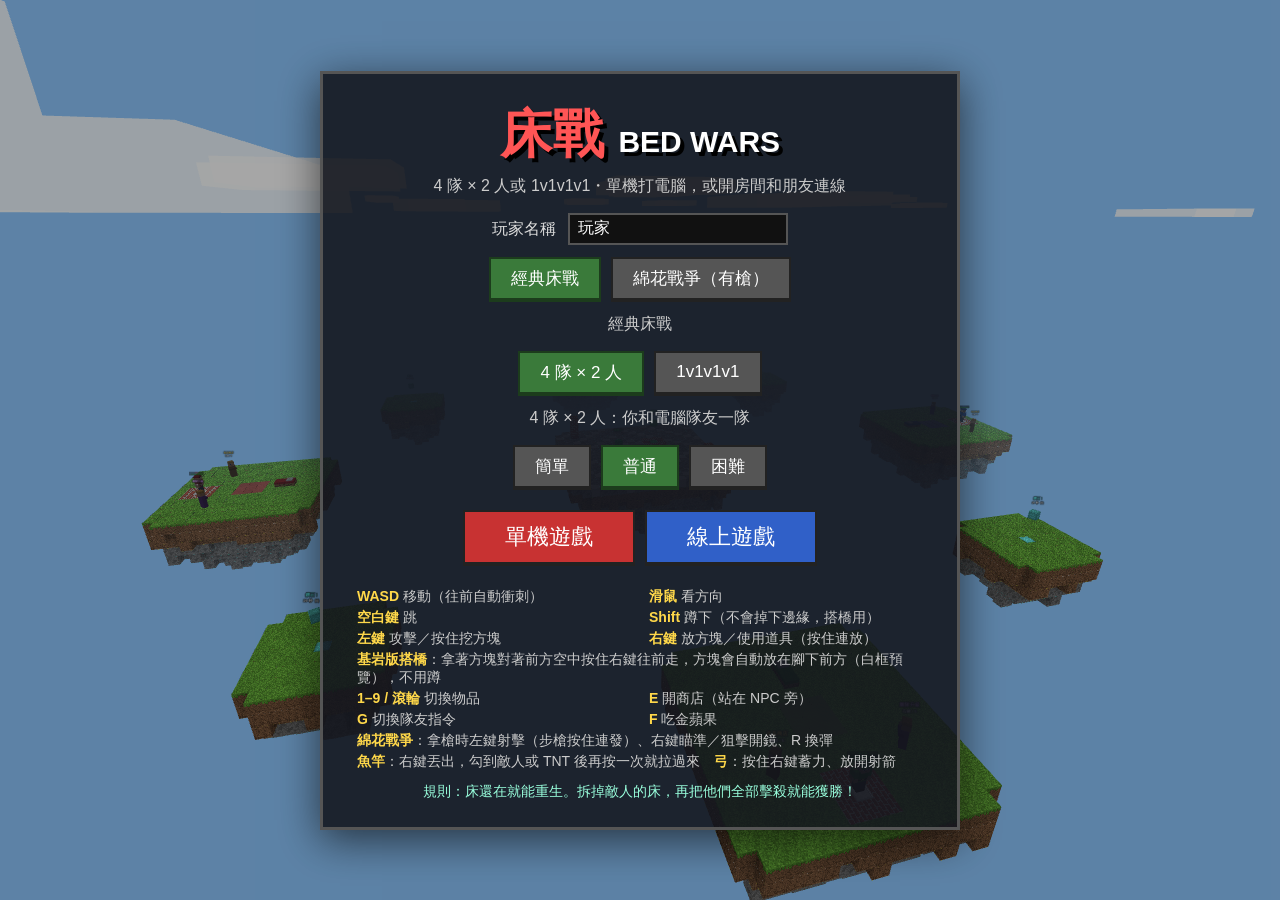
<file: bedwars/index.html>
<!DOCTYPE html>
<html lang="zh-Hant-TW">
<head>
<meta charset="utf-8">
<meta name="viewport" content="width=device-width, initial-scale=1, maximum-scale=1, user-scalable=no, viewport-fit=cover">
<meta name="mobile-web-app-capable" content="yes">
<meta name="apple-mobile-web-app-capable" content="yes">
<meta name="theme-color" content="#1a1c24">
<title>床戰 BED WARS</title>
<link rel="stylesheet" href="css/style.css">
<link rel="icon" type="image/png" href="icons/favicon-32.png">
<link rel="apple-touch-icon" href="icons/apple-touch-icon.png">
<link rel="manifest" href="manifest.json">
<meta name="apple-mobile-web-app-title" content="床戰">
</head>
<body>
<canvas id="c"></canvas>

<!-- 遊戲畫面 HUD -->
<div id="hud" class="hidden">
  <div id="crosshair">+</div>
  <div id="hurt"></div>
  <div id="scoreboard"></div>
  <div id="feed"></div>
  <div id="titles"><div id="bigTitle"></div><div id="subTitle"></div></div>
  <div id="respawn"></div>
  <div id="breakbar"><div id="breakfill"></div></div>
  <div id="ammo"></div>
  <div id="scope"><div class="sl h"></div><div class="sl v"></div></div>
  <div id="res"></div>
  <div id="bottom">
    <div id="itemName"></div>
    <div id="hearts"></div>
    <div id="hotbar"></div>
  </div>
</div>

<div id="toast"></div>

<!-- 手機觸控 -->
<div id="touch" class="hidden">
  <div id="joyBase"><div id="joyKnob"></div></div>
  <div id="ttop">
    <button id="tShop">商店</button><button id="tMate">隊友</button><button id="tEat">金蘋果</button><button id="tReload">換彈</button><button id="tPause">❚❚</button>
  </div>
  <button id="tAtk" class="tb">⚔<span>攻擊</span></button>
  <button id="tUse" class="tb">▣<span>放置</span></button>
  <button id="tJump" class="tb">跳</button>
  <button id="tSneak" class="tb">蹲</button>
</div>
<div id="rotate">請把手機轉成橫向 ↻</div>

<!-- 主選單 -->
<div id="menu">
  <div class="panel">
    <h1>床戰 <span>BED WARS</span></h1>
    <p class="sub">4 隊 × 2 人或 1v1v1v1・單機打電腦，或開房間和朋友連線</p>
    <label>玩家名稱 <input id="pname" maxlength="10" value="玩家"></label>
    <div class="row">
      <button class="mvar on" data-v="classic">經典床戰</button>
      <button class="mvar" data-v="cotton">綿花戰爭（有槍）</button>
    </div>
    <div class="sub" id="varSub">經典床戰</div>
    <div class="row">
      <button class="msize on" data-s="2">4 隊 × 2 人</button>
      <button class="msize" data-s="1">1v1v1v1</button>
    </div>
    <div class="sub" id="modeSub">4 隊 × 2 人：你和電腦隊友一隊</div>
    <div class="row">
      <button class="diff" data-d="easy">簡單</button>
      <button class="diff on" data-d="normal">普通</button>
      <button class="diff" data-d="hard">困難</button>
    </div>
    <div class="row">
      <button id="startBtn" class="big">單機遊戲</button>
      <button id="onlineBtn" class="big blue">線上遊戲</button>
    </div>
    <div class="help">
      <div><b>WASD</b> 移動（往前自動衝刺）</div><div><b>滑鼠</b> 看方向</div>
      <div><b>空白鍵</b> 跳</div><div><b>Shift</b> 蹲下（不會掉下邊緣，搭橋用）</div>
      <div><b>左鍵</b> 攻擊／按住挖方塊</div><div><b>右鍵</b> 放方塊／使用道具（按住連放）</div>
      <div style="grid-column:span 2"><b>基岩版搭橋</b>：拿著方塊對著前方空中按住右鍵往前走，方塊會自動放在腳下前方（白框預覽），不用蹲</div>
      <div><b>1–9 / 滾輪</b> 切換物品</div><div><b>E</b> 開商店（站在 NPC 旁）</div>
      <div><b>G</b> 切換隊友指令</div><div><b>F</b> 吃金蘋果</div>
      <div style="grid-column:span 2"><b>綿花戰爭</b>：拿槍時左鍵射擊（步槍按住連發）、右鍵瞄準／狙擊開鏡、R 換彈</div>
      <div style="grid-column:span 2"><b>魚竿</b>：右鍵丟出，勾到敵人或 TNT 後再按一次就拉過來　<b>弓</b>：按住右鍵蓄力、放開射箭</div>
    </div>
    <p class="tip">規則：床還在就能重生。拆掉敵人的床，再把他們全部擊殺就能獲勝！</p>
  </div>
</div>

<!-- 線上遊戲 -->
<div id="online" class="hidden">
  <div class="panel">
    <h2>線上遊戲</h2>
    <p class="sub">最多 8 人（4 隊 × 2），空位由電腦補上</p>
    <button id="hostBtn" class="big">建立房間</button>
    <div class="sub">或輸入朋友的房號：</div>
    <div class="row"><input id="roomCode" maxlength="6" placeholder="房號" style="text-transform:uppercase;width:140px;text-align:center;font-size:20px"><button id="joinBtn" class="big blue">加入</button></div>
    <div id="onlineErr" class="err"></div>
    <button id="onlineBack">返回</button>
  </div>
</div>
<div id="lobby" class="hidden"><div class="panel"><h2>房間大廳</h2><div id="lobbyBody"></div></div></div>

<!-- 暫停 -->
<div id="pause" class="hidden">
  <div class="panel">
    <h2>遊戲暫停</h2>
    <button id="resumeBtn" class="big">繼續遊戲</button>
    <label>滑鼠靈敏度 <input id="sens" type="range" min="1" max="60" value="27"></label>
    <label>音量 <input id="vol" type="range" min="0" max="100" value="50"></label>
    <button id="quitBtn">回主選單</button>
  </div>
</div>

<!-- 商店 -->
<div id="shop" class="hidden"><div id="shopBox"></div></div>

<!-- 結算 -->
<div id="end" class="hidden">
  <div class="panel">
    <h1 id="endTitle"></h1>
    <div id="endStats"></div>
    <div class="row">
      <button id="againBtn" class="big">再玩一次</button>
      <button id="menuBtn">回主選單</button>
    </div>
  </div>
</div>

<script src="js/three.min.js"></script>
<script src="js/world.js"></script>
<script src="js/textures.js"></script>
<script src="js/entities.js"></script>
<script src="js/ai.js"></script>
<script src="js/game.js"></script>
<script src="js/guns.js"></script>
<script src="js/net.js"></script>
<script src="js/ui.js"></script>
</body>
</html>
</file>
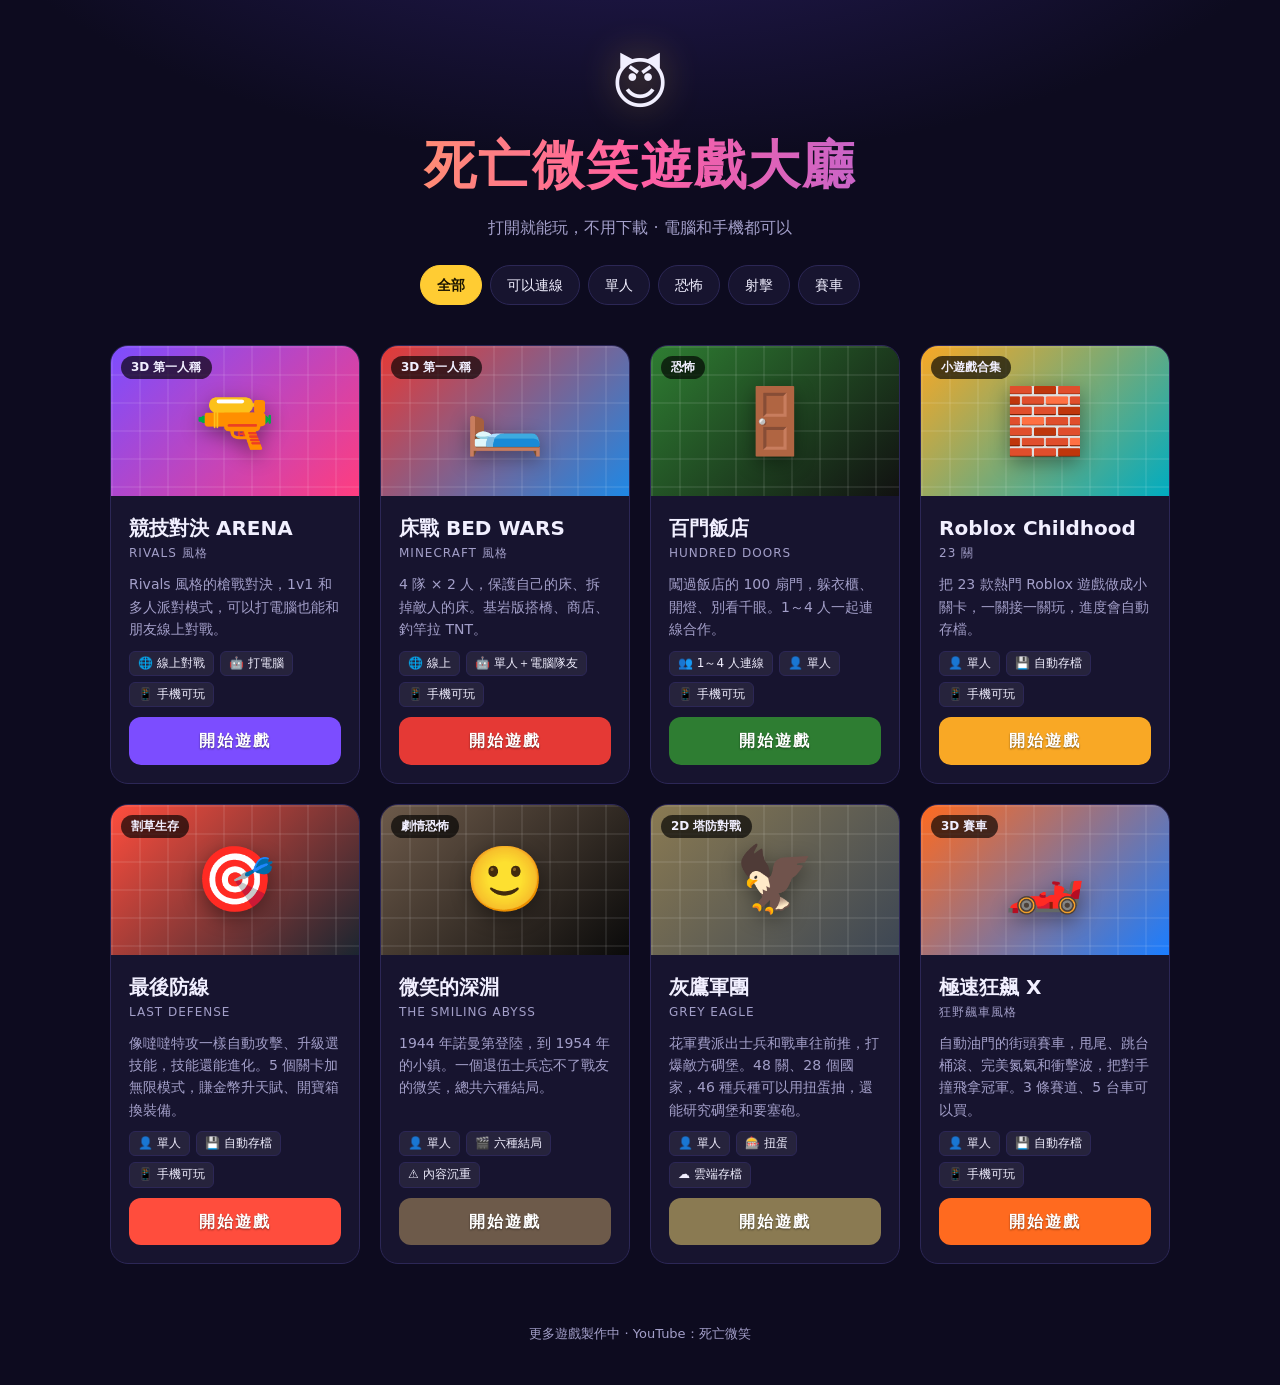
<file: games/index.html>
<!DOCTYPE html>
<html lang="zh-Hant">
<head>
<meta charset="UTF-8">
<meta name="viewport" content="width=device-width, initial-scale=1">
<title>死亡微笑遊戲大廳</title>
<meta name="description" content="死亡微笑做的網頁遊戲合集：競技對決 ARENA、床戰 BED WARS、百門飯店、Roblox Childhood、最後防線、微笑的深淵、灰鷹軍團">
<meta name="theme-color" content="#0d0b1f">
<link rel="icon" href="../icon-192.png">
<style>
  :root{
    --bg:#0d0b1f; --panel:#17142f; --line:#2c2756; --text:#f1efff; --muted:#a39fc9;
    --accent:#ffcc33;
  }
  *{box-sizing:border-box;margin:0;padding:0}
  html{background:#0d0b1f}
  body{
    font-family:"Noto Sans TC","PingFang TC","Microsoft JhengHei",system-ui,sans-serif;
    background:radial-gradient(1200px 600px at 50% -200px,#2a1f63 0%,var(--bg) 60%) fixed;
    color:var(--text);min-height:100vh;line-height:1.6;
  }
  header{max-width:1100px;margin:0 auto;padding:56px 20px 28px;text-align:center}
  .logo{font-size:56px;line-height:1;margin-bottom:12px;filter:drop-shadow(0 0 18px #ffcc3366)}
  h1{font-size:clamp(30px,6vw,52px);font-weight:900;letter-spacing:2px;
     background:linear-gradient(90deg,#ffcc33,#ff5fa2,#7c6cff);-webkit-background-clip:text;background-clip:text;color:transparent}
  .sub{color:var(--muted);margin-top:8px;font-size:16px}
  .filters{display:flex;gap:8px;justify-content:center;flex-wrap:wrap;margin-top:24px}
  .filters button{
    background:var(--panel);color:var(--text);border:1px solid var(--line);
    padding:8px 16px;border-radius:999px;font:inherit;font-size:14px;cursor:pointer;transition:.15s;
  }
  .filters button:hover{border-color:var(--accent)}
  .filters button.on{background:var(--accent);color:#1a1400;border-color:var(--accent);font-weight:700}

  main{max-width:1100px;margin:0 auto;padding:12px 20px 60px;
       display:grid;grid-template-columns:repeat(auto-fill,minmax(250px,1fr));gap:20px}
  .card{
    background:var(--panel);border:1px solid var(--line);border-radius:18px;overflow:hidden;
    display:flex;flex-direction:column;transition:transform .18s,box-shadow .18s,border-color .18s;
  }
  .card:hover{transform:translateY(-4px);border-color:var(--c);box-shadow:0 12px 30px -10px var(--c)}
  .card.hide{display:none}
  .thumb{height:150px;position:relative;display:grid;place-items:center;overflow:hidden;
         background:linear-gradient(135deg,var(--c) 0%,var(--c2) 100%)}
  .thumb::before{content:"";position:absolute;inset:0;
    background-image:linear-gradient(#ffffff14 2px,transparent 2px),linear-gradient(90deg,#ffffff14 2px,transparent 2px);
    background-size:28px 28px}
  .thumb .emoji{font-size:64px;position:relative;filter:drop-shadow(0 6px 10px #0006)}
  .thumb .badge{position:absolute;top:10px;left:10px;background:#000a;padding:2px 10px;border-radius:999px;font-size:12px;font-weight:700}
  .body{padding:16px 18px 18px;display:flex;flex-direction:column;gap:10px;flex:1}
  .body h2{font-size:20px}
  .body h2 small{display:block;font-size:12px;color:var(--muted);font-weight:500;letter-spacing:1px}
  .body p{color:var(--muted);font-size:14px;flex:1}
  .tags{display:flex;gap:6px;flex-wrap:wrap}
  .tags span{font-size:12px;padding:2px 8px;border-radius:6px;background:#ffffff10;border:1px solid var(--line)}
  .play{
    display:block;text-align:center;text-decoration:none;font-weight:800;font-size:16px;letter-spacing:2px;
    padding:11px;border-radius:12px;background:var(--c);color:#fff;transition:filter .15s;
    text-shadow:0 1px 2px #0007;
  }
  .play:hover{filter:brightness(1.15)}
  footer{text-align:center;color:var(--muted);font-size:13px;padding:0 20px 40px}
  footer a{color:var(--accent)}
</style>
</head>
<body>
<header>
  <div class="logo">😈</div>
  <h1>死亡微笑遊戲大廳</h1>
  <p class="sub">打開就能玩，不用下載 · 電腦和手機都可以</p>
  <div class="filters" id="filters">
    <button class="on" data-f="all">全部</button>
    <button data-f="online">可以連線</button>
    <button data-f="solo">單人</button>
    <button data-f="horror">恐怖</button>
    <button data-f="fps">射擊</button>
    <button data-f="race">賽車</button>
  </div>
</header>

<main id="list">
  <article class="card" data-tags="online solo fps" style="--c:#7c4dff;--c2:#ff3d7f">
    <div class="thumb"><span class="badge">3D 第一人稱</span><span class="emoji">🔫</span></div>
    <div class="body">
      <h2>競技對決 ARENA<small>RIVALS 風格</small></h2>
      <p>Rivals 風格的槍戰對決，1v1 和多人派對模式，可以打電腦也能和朋友線上對戰。</p>
      <div class="tags"><span>🌐 線上對戰</span><span>🤖 打電腦</span><span>📱 手機可玩</span></div>
      <a class="play" href="../">開始遊戲</a>
    </div>
  </article>

  <article class="card" data-tags="online solo" style="--c:#e53935;--c2:#1e88e5">
    <div class="thumb"><span class="badge">3D 第一人稱</span><span class="emoji">🛏️</span></div>
    <div class="body">
      <h2>床戰 BED WARS<small>MINECRAFT 風格</small></h2>
      <p>4 隊 × 2 人，保護自己的床、拆掉敵人的床。基岩版搭橋、商店、釣竿拉 TNT。</p>
      <div class="tags"><span>🌐 線上</span><span>🤖 單人＋電腦隊友</span><span>📱 手機可玩</span></div>
      <a class="play" href="../bedwars/">開始遊戲</a>
    </div>
  </article>

  <article class="card" data-tags="online solo horror" style="--c:#2e7d32;--c2:#111111">
    <div class="thumb"><span class="badge">恐怖</span><span class="emoji">🚪</span></div>
    <div class="body">
      <h2>百門飯店<small>HUNDRED DOORS</small></h2>
      <p>闖過飯店的 100 扇門，躲衣櫃、開燈、別看千眼。1～4 人一起連線合作。</p>
      <div class="tags"><span>👥 1～4 人連線</span><span>👤 單人</span><span>📱 手機可玩</span></div>
      <a class="play" href="../hundred-doors/">開始遊戲</a>
    </div>
  </article>

  <article class="card" data-tags="solo" style="--c:#f9a825;--c2:#00acc1">
    <div class="thumb"><span class="badge">小遊戲合集</span><span class="emoji">🧱</span></div>
    <div class="body">
      <h2>Roblox Childhood<small>23 關</small></h2>
      <p>把 23 款熱門 Roblox 遊戲做成小關卡，一關接一關玩，進度會自動存檔。</p>
      <div class="tags"><span>👤 單人</span><span>💾 自動存檔</span><span>📱 手機可玩</span></div>
      <a class="play" href="../roblox-childhood/">開始遊戲</a>
    </div>
  </article>
  <article class="card" data-tags="solo fps" style="--c:#ff4d3d;--c2:#1b2530">
    <div class="thumb"><span class="badge">割草生存</span><span class="emoji">🎯</span></div>
    <div class="body">
      <h2>最後防線<small>LAST DEFENSE</small></h2>
      <p>像噠噠特攻一樣自動攻擊、升級選技能，技能還能進化。5 個關卡加無限模式，賺金幣升天賦、開寶箱換裝備。</p>
      <div class="tags"><span>👤 單人</span><span>💾 自動存檔</span><span>📱 手機可玩</span></div>
      <a class="play" href="../last-defense/">開始遊戲</a>
    </div>
  </article>

  <article class="card" data-tags="solo horror" style="--c:#6d5a4a;--c2:#0a0a0a">
    <div class="thumb"><span class="badge">劇情恐怖</span><span class="emoji">🙂</span></div>
    <div class="body">
      <h2>微笑的深淵<small>THE SMILING ABYSS</small></h2>
      <p>1944 年諾曼第登陸，到 1954 年的小鎮。一個退伍士兵忘不了戰友的微笑，總共六種結局。</p>
      <div class="tags"><span>👤 單人</span><span>🎬 六種結局</span><span>⚠️ 內容沉重</span></div>
      <a class="play" href="../smiling-abyss/">開始遊戲</a>
    </div>
  </article>
  <article class="card" data-tags="solo" style="--c:#8a7a52;--c2:#3c4654">
    <div class="thumb"><span class="badge">2D 塔防對戰</span><span class="emoji">🦅</span></div>
    <div class="body">
      <h2>灰鷹軍團<small>GREY EAGLE</small></h2>
      <p>花軍費派出士兵和戰車往前推，打爆敵方碉堡。48 關、28 個國家，46 種兵種可以用扭蛋抽，還能研究碉堡和要塞砲。</p>
      <div class="tags"><span>👤 單人</span><span>🎰 扭蛋</span><span>☁️ 雲端存檔</span></div>
      <a class="play" href="../grey-eagle/">開始遊戲</a>
    </div>
  </article>
  <article class="card" data-tags="solo race" style="--c:#ff6a1f;--c2:#1a7dff">
    <div class="thumb"><span class="badge">3D 賽車</span><span class="emoji">🏎️</span></div>
    <div class="body">
      <h2>極速狂飆 X<small>狂野飆車風格</small></h2>
      <p>自動油門的街頭賽車，甩尾、跳台桶滾、完美氮氣和衝擊波，把對手撞飛拿冠軍。3 條賽道、5 台車可以買。</p>
      <div class="tags"><span>👤 單人</span><span>💾 自動存檔</span><span>📱 手機可玩</span></div>
      <a class="play" href="../racer/">開始遊戲</a>
    </div>
  </article>
</main>

<footer>
  更多遊戲製作中 · YouTube：死亡微笑
</footer>

<script>
  const btns = document.querySelectorAll('#filters button');
  const cards = document.querySelectorAll('.card');
  btns.forEach(b => b.addEventListener('click', () => {
    btns.forEach(x => x.classList.toggle('on', x === b));
    const f = b.dataset.f;
    cards.forEach(c => c.classList.toggle('hide', f !== 'all' && !c.dataset.tags.split(' ').includes(f)));
  }));
</script>
</body>
</html>
</file>
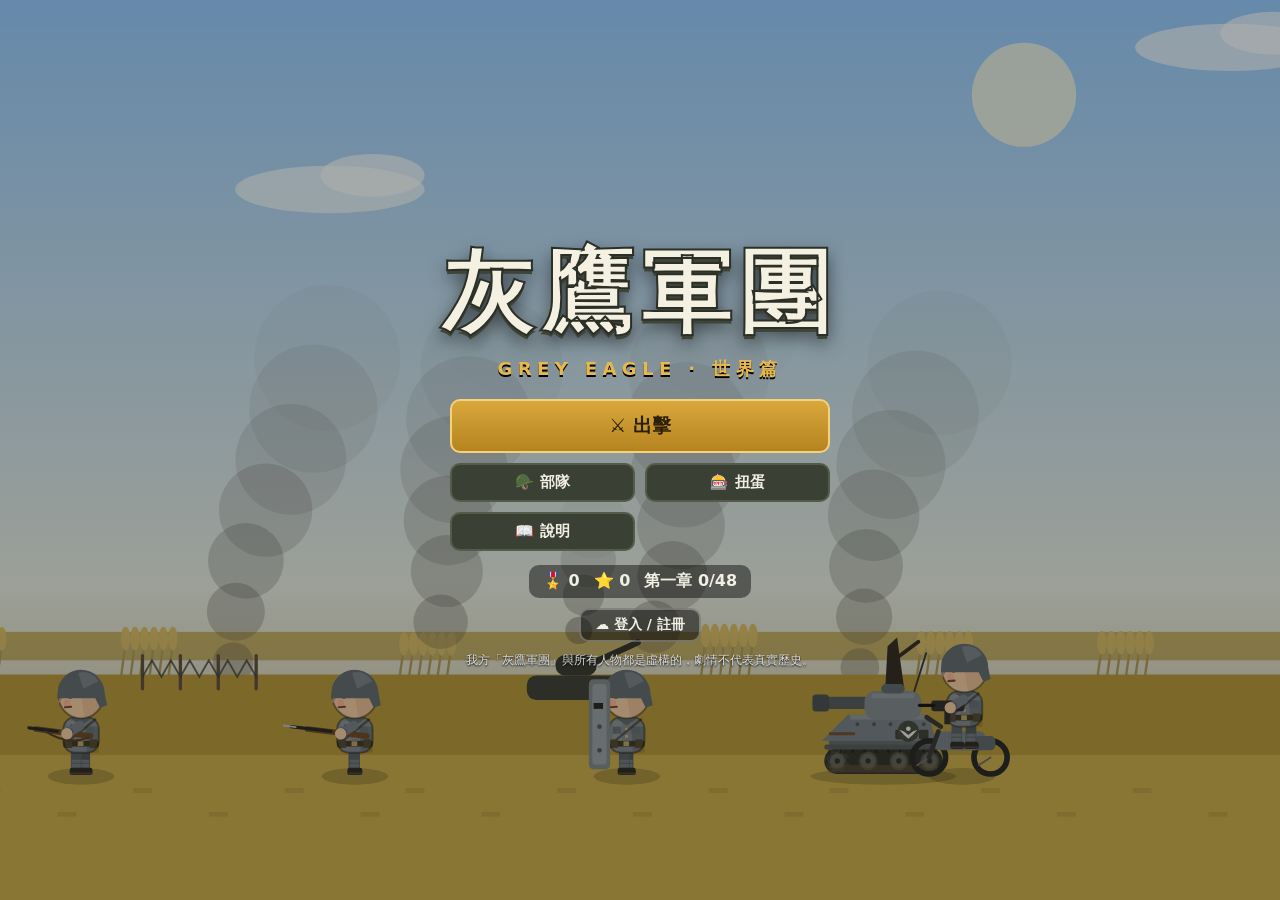
<file: grey-eagle/index.html>
<!DOCTYPE html>
<html lang="zh-Hant">
<head>
<meta charset="UTF-8">
<meta name="viewport" content="width=device-width, initial-scale=1, maximum-scale=1, user-scalable=no, viewport-fit=cover">
<meta name="apple-mobile-web-app-capable" content="yes">
<meta name="mobile-web-app-capable" content="yes">
<meta name="theme-color" content="#2b2f26">
<title>灰鷹軍團</title>
<link rel="stylesheet" href="style.css">
</head>
<body>

<!-- 共用：資源列 -->
<div id="topbar" class="hidden">
  <button id="tbBack" class="ghost">◀ 返回</button>
  <div id="tbTitle"></div>
  <div class="res"><span title="勳章：用來抽扭蛋">🎖️ <b id="resMedal">0</b></span><span title="軍功：用來升級角色">⭐ <b id="resXp">0</b></span></div>
</div>

<!-- 標題畫面 -->
<div id="title" class="screen">
  <canvas id="titleCv"></canvas>
  <div class="titleBox">
    <div class="logo">灰鷹軍團</div>
    <div class="logoSub">GREY EAGLE · 世界篇</div>
    <div class="menu">
      <button id="btnPlay" class="big">⚔️ 出擊</button>
      <button id="btnArmy">🪖 部隊</button>
      <button id="btnGacha">🎰 扭蛋</button>
      <button id="btnHelp">📖 說明</button>
    </div>
    <div class="titleRes"><span>🎖️ <b id="tMedal">0</b></span><span>⭐ <b id="tXp">0</b></span><span id="tProg"></span></div>
    <button id="cloudBtn">☁️ 登入 / 註冊</button>
    <div class="note">我方「灰鷹軍團」與所有人物都是虛構的，劇情不代表真實歷史。</div>
  </div>
</div>

<!-- 世界地圖 -->
<div id="map" class="screen hidden">
  <div id="chapTabs"></div>
  <div id="stageList"></div>
</div>

<!-- 部隊 -->
<div id="army" class="screen hidden">
  <div class="armyTop">
    <div class="secTitle">出擊編隊 <small>（最多 10 隻，點角色可以加入或移出）</small></div>
    <div id="teamSlots"></div>
  </div>
  <div class="armyMain">
    <div class="rosterWrap">
      <div id="rarFilter"></div>
      <div id="roster"></div>
      <div class="secTitle">碉堡研究</div>
      <div id="research"></div>
    </div>
    <div id="detail" class="hidden"></div>
  </div>
</div>

<!-- 扭蛋 -->
<div id="gacha" class="screen hidden">
  <div id="banners"></div>
  <div id="gachaOwned"></div>
</div>
<div id="gachaShow" class="overlay hidden"><div id="gachaStage"></div><button id="gachaOk" class="hidden">確定</button></div>

<!-- 說明 -->
<div id="help" class="screen hidden">
  <div class="helpBox">
    <h2>怎麼玩</h2>
    <ul>
      <li>右邊是我方的<b>灰鷹碉堡</b>，左邊是敵方碉堡。打爆敵方碉堡就贏，我方碉堡被打爆就輸。</li>
      <li>軍費會自動增加。點下方的角色按鈕出擊（電腦可以按 <kbd>1</kbd>～<kbd>0</kbd>）。</li>
      <li>左下角「<b>後勤升級</b>」讓軍費上限和賺錢速度變高（<kbd>Q</kbd>）。</li>
      <li>右下角「<b>要塞砲</b>」充滿後發射，打退附近所有敵人（<kbd>空白鍵</kbd>）。</li>
      <li><b>移動視角</b>：拖曳畫面，或按 <kbd>A</kbd> <kbd>D</kbd>／<kbd>←</kbd> <kbd>→</kbd>。<kbd>F</kbd> 跳到前線，<kbd>Home</kbd> 我方碉堡，<kbd>End</kbd> 敵方碉堡。</li>
      <li><b>放大縮小</b>：滑鼠滾輪、<kbd>+</kbd> <kbd>-</kbd>、<kbd>↑</kbd> <kbd>↓</kbd>，或上方的 ＋／－ 按鈕；手機用兩指縮放。點百分比回到 100%。</li>
      <li>開著注音等中文輸入法也能用數字鍵出兵，數字鍵盤也可以。右上角可以切換 2 倍速。</li>
      <li>打倒敵人會掉軍費。有魔王的關卡，打到敵方碉堡時魔王會出現。</li>
    </ul>
    <h2>屬性相剋</h2>
    <ul>
      <li>🛡️ <b>裝甲</b>（坦克、裝甲車）：火箭筒兵 3 倍傷害。</li>
      <li>✈️ <b>空中</b>（飛機）：防空砲組 3 倍傷害。</li>
      <li>🪖 <b>步兵</b>：噴火兵 1.5 倍傷害、機槍範圍掃射。</li>
    </ul>
    <h2>角色稀有度</h2>
    <ul>
      <li><span class="rb basic">基本</span> 推關卡解鎖　<span class="rb ex">EX</span> 達成條件取得</li>
      <li><span class="rb rare">稀有</span> <span class="rb super">激稀有</span> <span class="rb uber">超激稀有</span> 扭蛋取得</li>
      <li><span class="rb legend">傳說稀有</span> 只會出現在「傳說祭」扭蛋（0.3%）</li>
      <li>角色 Lv10 會進化成第二形態。抽到重複的角色會變成 <b>+1</b> 等級。</li>
    </ul>
    <h2>世界篇</h2>
    <ul>
      <li>48 關、28 個國家：小國 → 遠方參戰國 → 四大強國（法國、英國、美國），最後是蘇聯。</li>
      <li>每個國家的碉堡長得都不一樣，有些碉堡還會開砲。</li>
      <li>通過第一章 48 關會開放第二章、第三章（敵人更強，獎勵更多）。</li>
      <li>「部隊」裡的碉堡研究可以用軍功升級工作效率、軍費上限、要塞砲射程與充能等。</li>
    </ul>
  </div>
</div>

<!-- 戰鬥 -->
<div id="battle" class="hidden">
  <canvas id="cv"></canvas>
  <div id="bTop">
    <button id="bPause">⏸</button>
    <div id="bStage"></div>
    <div id="bZoomBox"><button id="bZoomOut" aria-label="縮小">－</button><button id="bZoom" title="回到 100%">100%</button><button id="bZoomIn" aria-label="放大">＋</button></div>
    <div id="bSpeed" class="pill">▶ 1x</div>
    <div id="bMoney"><span id="moneyNow">0</span><small> / <span id="moneyMax">0</span></small></div>
  </div>
  <div id="bWeather"></div>
  <div id="bBar">
    <button id="bWallet"><div class="wl">後勤 <b id="wlLv">Lv1</b></div><div class="wc" id="wlCost">80</div></button>
    <div id="bSlots"></div>
    <button id="bCannon"><div class="cf" id="cannonFill"></div><span>要塞砲</span></button>
  </div>
  <div id="rotateTip" class="hidden">📱 把手機轉成橫的玩起來更順手</div>
</div>

<div id="pause" class="overlay hidden">
  <div class="card">
    <h2>暫停</h2>
    <button id="pResume" class="big">▶ 繼續</button>
    <button id="pSound">🔊 音效：開</button>
    <button id="pGore">🩸 血腥效果：開</button>
    <button id="pRetry">↻ 重新開始</button>
    <button id="pQuit">🏳️ 撤退（回地圖）</button>
  </div>
</div>

<div id="acct" class="overlay hidden">
  <div class="card acctCard">
    <button id="acctClose" class="close" aria-label="關閉">✕</button>
    <h2>☁️ 雲端帳號</h2>
    <div id="acctIn">
      <p class="acctNote">登入後進度會存到雲端，換手機、換電腦都能接著玩。<br>和「競技對決 ARENA」共用同一個帳號。</p>
      <label for="acctUser">帳號名稱</label>
      <input id="acctUser" autocomplete="username" maxlength="16" placeholder="3～16 個字">
      <label for="acctPw">密碼</label>
      <input id="acctPw" type="password" autocomplete="current-password" placeholder="至少 6 個字">
      <div class="acctBtns"><button id="acctLogin" class="big">登入</button><button id="acctSignup">註冊新帳號</button></div>
      <p class="acctNote small">第一次登入時，如果雲端還沒有灰鷹軍團的存檔，會把這台裝置目前的進度上傳；雲端已經有存檔的話，會改用雲端的進度。</p>
    </div>
    <div id="acctOut" class="hidden">
      <p>目前登入：<b id="acctName"></b></p>
      <p class="acctNote">狀態：<span id="acctState"></span></p>
      <div class="acctBtns"><button id="acctSync">立即同步</button><button id="acctLogout">登出</button></div>
      <p class="acctNote small">登出後這台裝置會回到全新的進度，你的存檔還在雲端，下次登入就會回來。</p>
    </div>
    <div id="acctMsg"></div>
  </div>
</div>

<div id="result" class="overlay hidden"><div class="card" id="resultCard"></div></div>
<div id="toast"></div>

<script src="js/data.js"></script>
<script src="js/battle.js"></script>
<script src="js/draw.js"></script>
<script src="js/cloud.js"></script>
<script src="js/main.js"></script>
</body>
</html>
</file>
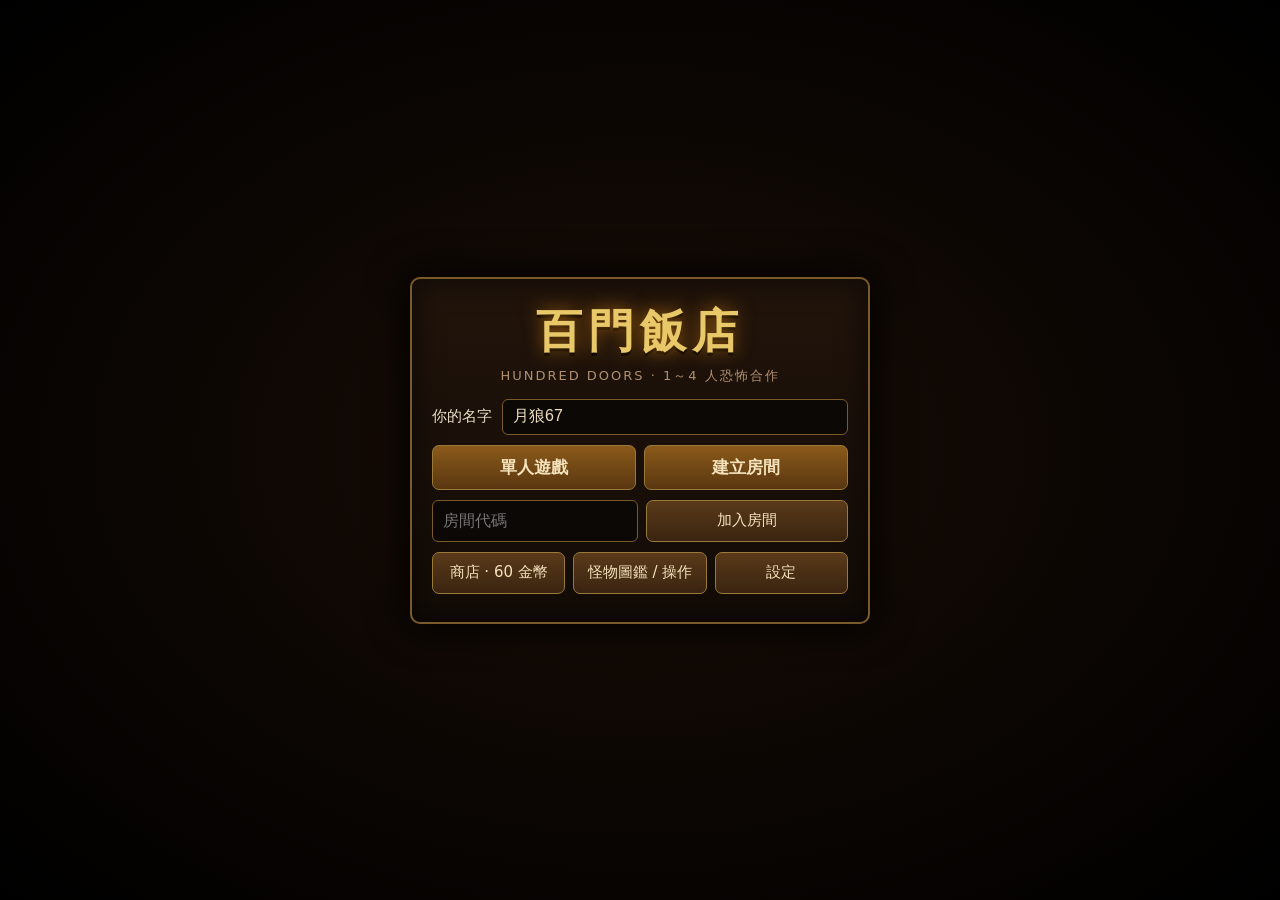
<file: hundred-doors/index.html>
<!DOCTYPE html>
<html lang="zh-Hant">
<head>
<meta charset="utf-8">
<meta name="viewport" content="width=device-width,initial-scale=1,maximum-scale=1,user-scalable=no,viewport-fit=cover">
<meta name="theme-color" content="#050403">
<title>百門飯店 Hundred Doors</title>
<link rel="icon" href="data:image/svg+xml,%3Csvg xmlns=%22http://www.w3.org/2000/svg%22 viewBox=%220 0 16 16%22%3E%3Crect width=%2216%22 height=%2216%22 fill=%22%232a1608%22/%3E%3Crect x=%224%22 y=%222%22 width=%228%22 height=%2214%22 fill=%22%237a4a1e%22/%3E%3Crect x=%229%22 y=%229%22 width=%222%22 height=%222%22 fill=%22%23e8c868%22/%3E%3C/svg%3E">
<link rel="stylesheet" href="css/style.css">
</head>
<body>
<canvas id="cv"></canvas>
<div id="tint"></div><div id="vig"></div><div id="hideOv"></div><div id="flash"></div>

<!-- 主選單 -->
<div id="menu" class="scr">
  <div class="panel">
    <h1>百門飯店</h1>
    <div class="sub">HUNDRED DOORS · 1～4 人恐怖合作</div>
    <label class="lbl">你的名字<input id="name" maxlength="12" autocomplete="off"></label>
    <div class="row"><button id="bSolo" class="big">單人遊戲</button><button id="bHost" class="big">建立房間</button></div>
    <div class="row"><input id="code" maxlength="5" placeholder="房間代碼" autocomplete="off"><button id="bJoin">加入房間</button></div>
    <div class="row"><button id="bShop">商店 · <span class="goldTxt">0</span> 金幣</button><button id="bHelp">怪物圖鑑 / 操作</button><button id="bSet">設定</button></div>
    <div id="menuMsg" class="note"></div>
  </div>
</div>

<!-- 大廳 -->
<div id="lobby" class="scr hide">
  <div class="panel">
    <h2>房間代碼</h2>
    <div id="lCode" class="code">-----</div>
    <div class="note">把代碼傳給朋友，最多 4 人</div>
    <ul id="lList"></ul>
    <div id="lLoad" class="note"></div>
    <div class="row"><button id="bStart" class="big">開始遊戲</button><button id="bShop2">商店</button><button id="bLeave">離開</button></div>
    <div id="lMsg" class="note"></div>
  </div>
</div>

<!-- 商店 -->
<div id="shop" class="scr hide">
  <div class="panel">
    <h2>商店 · <span class="goldTxt">0</span> 金幣</h2>
    <div class="note">買的道具會帶進下一局</div>
    <div id="shopList"></div>
    <div class="row"><button class="back">返回</button></div>
  </div>
</div>

<!-- 說明 -->
<div id="help" class="scr hide">
  <div class="panel wide">
    <h2>怪物圖鑑</h2>
    <div class="mons">
      <div><b>狂嘯</b>燈光閃爍、遠處傳來轟隆聲 → 馬上躲進衣櫃。</div>
      <div><b>回馬槍</b>燈光變綠閃爍 → 躲進衣櫃，它會來回衝好幾次，等聲音完全消失再出來。</div>
      <div><b>暗嘶</b>只出現在黑暗房間。聽到「噓」→ 轉頭找到它、看著它。</div>
      <div><b>千眼</b>房間裡發出紫光 → 不要看它，低頭或背對它走。</div>
      <div><b>逆行者</b>藍色長走廊。看到「轉身！」→ 往回走，等它消失再前進。</div>
      <div><b>追獵者</b>第 30～45 門之間的追逐戰 → 一直往前跑，閃過障礙物。</div>
      <div><b>盲魔</b>第 50 門圖書館和第 100 門。看不見但聽得到 → 蹲著慢慢走，或躲衣櫃。</div>
      <div><b>假門</b>三扇門的房間 → 看清楚門牌，只有下一個號碼是真的。</div>
      <div><b>抽屜蛛</b>打開抽屜時偶爾跳出來，會咬你一下。</div>
    </div>
    <h2>操作</h2>
    <div class="note">電腦：WASD 移動 · 滑鼠看 · E 或左鍵 互動 · C 蹲下 · F 開關燈 · V 吃維他命 · Esc 暫停<br>手機：左下搖桿移動 · 右邊滑動看 · 右下按鈕互動</div>
    <div class="note">圖書館：找到 5 本藍色的書，每本會告訴你密碼的一位數，再到出口旁的密碼鎖輸入。<br>第 100 門：拉下 3 個拉桿打開大門，跑出飯店就贏了。</div>
    <div class="row"><button class="back">返回</button></div>
  </div>
</div>

<!-- 設定 -->
<div id="settings" class="scr hide">
  <div class="panel">
    <h2>設定</h2>
    <label class="lbl">視角靈敏度 <input id="sSens" type="range" min="0.3" max="2.5" step="0.1"></label>
    <label class="lbl">音量 <input id="sVol" type="range" min="0" max="1" step="0.05"></label>
    <label class="lbl">畫質 <select id="sGfx"><option value="high">高（電腦）</option><option value="low">低（手機／舊電腦）</option></select></label>
    <div class="row"><button class="back">返回</button></div>
  </div>
</div>

<!-- 遊戲中 HUD -->
<div id="hud" class="hide">
  <div id="topL"><div id="doorN">門 0000</div><div id="hpbar"><div id="hp"></div></div><div id="goldH">金幣 0</div></div>
  <div id="team"></div>
  <div id="inv"></div>
  <div id="cross"></div>
  <div id="prompt"></div>
  <div id="msg"></div>
  <div id="big"></div>
  <div id="hints"></div>
</div>

<!-- 密碼鎖 -->
<div id="keypad" class="scr hide">
  <div class="panel">
    <h2>密碼鎖</h2>
    <div id="kpShow" class="code">_____</div>
    <div id="kpKeys"></div>
    <div class="row"><button id="kpOk" class="big">確定</button><button id="kpX">取消</button></div>
    <div id="kpMsg" class="note"></div>
  </div>
</div>

<!-- 死亡 -->
<div id="dead" class="scr hide">
  <div class="panel">
    <h2 class="red">你死了</h2>
    <div id="dCause" class="note"></div>
    <div id="dHint" class="hint"></div>
    <div class="row"><button id="bSpec" class="big">觀戰隊友</button><button id="bQuit2">回主選單</button></div>
  </div>
</div>
<div id="specBar" class="hide"><span id="specName"></span><button id="bNext">下一位</button><button id="bQuit3">回主選單</button></div>

<!-- 結算 -->
<div id="end" class="scr hide">
  <div class="panel">
    <h2 id="eTitle">逃出成功！</h2>
    <div id="eInfo" class="note"></div>
    <div class="row"><button id="bEnd" class="big">回主選單</button></div>
  </div>
</div>

<!-- 暫停 -->
<div id="pause" class="scr hide">
  <div class="panel">
    <h2>暫停</h2>
    <div class="note" id="pInfo"></div>
    <div class="row"><button id="bResume" class="big">繼續</button><button id="bSet2">設定</button><button id="bQuit">離開遊戲</button></div>
  </div>
</div>

<!-- 手機操控 -->
<div id="touch" class="hide">
  <div id="joy"><div id="knob"></div></div>
  <div id="tbtns">
    <button data-k="v" class="tb">維他命</button><button data-k="f" class="tb">燈</button>
    <button data-k="c" class="tb">蹲</button><button data-k="e" class="tb main">互動</button>
  </div>
  <button id="tPause">❚❚</button>
</div>

<div id="loading" class="scr hide"><div class="panel"><h2 id="loadTxt">連線中…</h2></div></div>

<script src="js/three.min.js"></script>
<script src="js/audio.js"></script>
<script src="js/world.js"></script>
<script src="js/entities.js"></script>
<script src="js/net.js"></script>
<script src="js/game.js"></script>
</body>
</html>
</file>
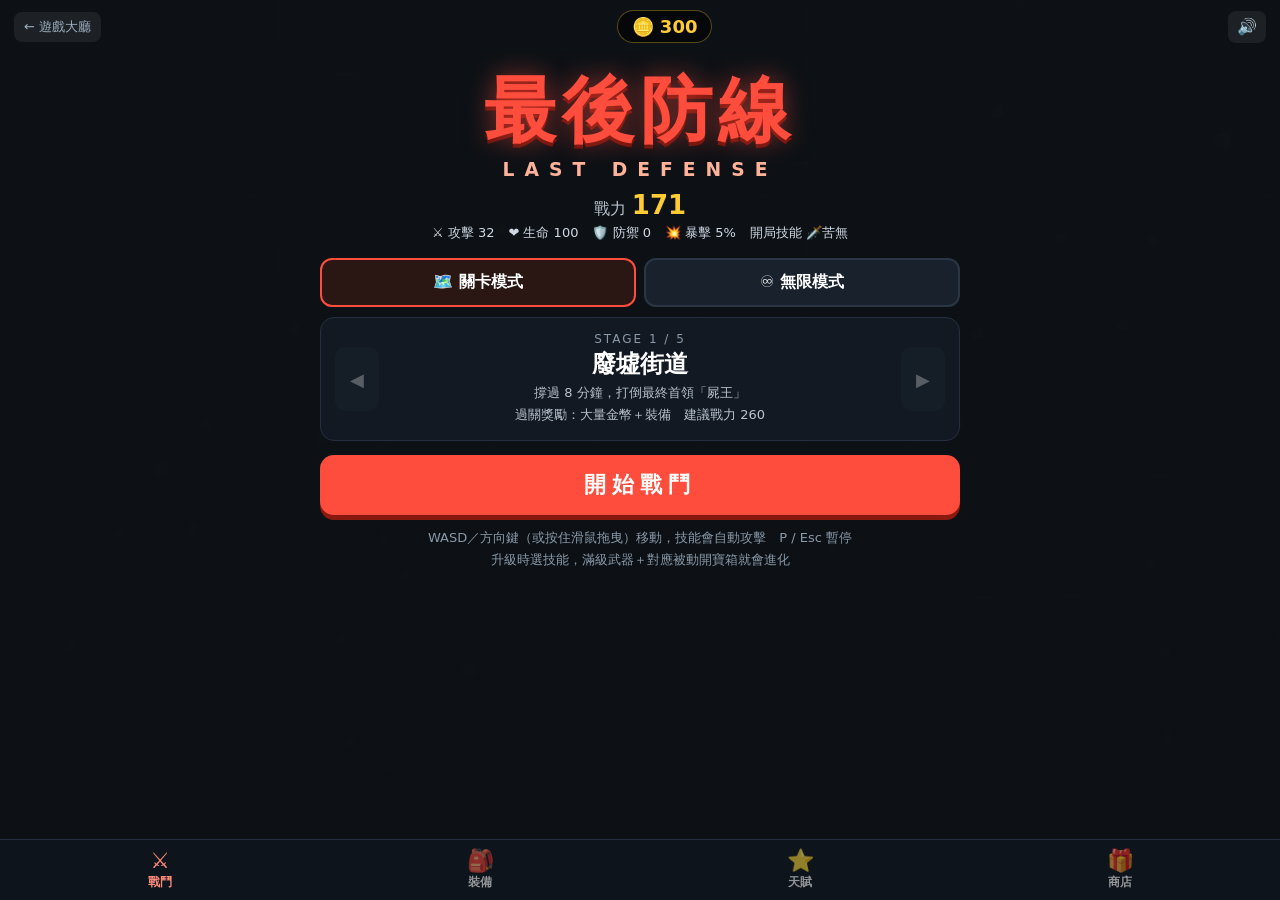
<file: last-defense/index.html>
<!DOCTYPE html>
<html lang="zh-Hant">
<head>
<meta charset="UTF-8">
<meta name="viewport" content="width=device-width,initial-scale=1,maximum-scale=1,user-scalable=no,viewport-fit=cover">
<title>最後防線 LAST DEFENSE</title>
<meta name="theme-color" content="#0b0f14">
<style>
*{box-sizing:border-box;margin:0;padding:0;-webkit-tap-highlight-color:transparent;user-select:none;-webkit-user-select:none}
html,body{height:100%;background:#0b0f14;overflow:hidden;touch-action:none;
  font-family:"Noto Sans TC","PingFang TC","Microsoft JhengHei",system-ui,sans-serif;color:#fff}
canvas{display:block;position:fixed;inset:0;width:100%;height:100%}
.hide{display:none!important}
button{font:inherit;color:inherit;cursor:pointer}

/* ---------- HUD ---------- */
#hud{position:fixed;inset:0;pointer-events:none;z-index:3}
#xpWrap{position:absolute;top:0;left:0;right:0;height:16px;background:#0009;border-bottom:1px solid #fff2}
#xpFill{height:100%;width:0;background:linear-gradient(90deg,#2f8cff,#5fe0ff);transition:width .15s}
#lvTxt{position:absolute;left:50%;top:0;transform:translateX(-50%);font-size:12px;font-weight:800;line-height:16px;text-shadow:0 1px 2px #000}
#topRow{position:absolute;top:22px;left:10px;right:10px;display:flex;justify-content:space-between;align-items:flex-start;gap:8px}
#skills{display:flex;flex-wrap:wrap;gap:3px;max-width:42vw}
.sk{width:28px;height:28px;border-radius:7px;background:#000a;border:1px solid #fff3;display:flex;align-items:center;justify-content:center;font-size:16px;position:relative}
.sk.pas{border-color:#5fd06866}
.sk.evo{border-color:#ffb21e;box-shadow:0 0 6px #ffb21e}
.sk i{position:absolute;bottom:-3px;right:-2px;font-style:normal;font-size:9px;font-weight:900;background:#000;border-radius:4px;padding:0 2px;color:#ffcc33}
#timer{font-size:26px;font-weight:900;text-shadow:0 2px 4px #000;letter-spacing:1px;text-align:center;line-height:1}
#timer small{display:block;font-size:11px;color:#ffb199;letter-spacing:0;margin-top:3px}
#stats{display:flex;flex-direction:column;align-items:flex-end;gap:2px;font-size:14px;text-shadow:0 1px 3px #000}
#bossBar{position:absolute;top:84px;left:50%;transform:translateX(-50%);width:min(520px,80vw);text-align:center}
#bossName{font-size:14px;font-weight:900;color:#ff6b5b;text-shadow:0 1px 3px #000;margin-bottom:3px}
#bossTrack{height:12px;background:#000b;border:1px solid #ff6b5b88;border-radius:6px;overflow:hidden}
#bossFill{height:100%;width:100%;background:linear-gradient(90deg,#c41f12,#ff5b3d)}
#pauseBtn{position:absolute;bottom:calc(14px + env(safe-area-inset-bottom));right:14px;pointer-events:auto;background:#000a;border:1px solid #fff4;border-radius:10px;width:46px;height:42px;font-size:20px}
#banner{position:absolute;top:34%;left:0;right:0;text-align:center;font-size:clamp(22px,5vw,38px);font-weight:900;color:#ff5b3d;
  text-shadow:0 0 18px #ff3d2e,0 3px 0 #5a0c06;opacity:0;transition:opacity .3s;letter-spacing:3px}
#banner.on{opacity:1}

/* ---------- Lobby ---------- */
#lobby{position:fixed;inset:0;z-index:5;background:linear-gradient(#0b0f14ee,#0b0f14f6);display:flex;flex-direction:column}
#lobby header{display:flex;align-items:center;justify-content:space-between;padding:10px 14px;padding-top:calc(10px + env(safe-area-inset-top));gap:10px}
a.back{color:#9fb0c2;font-size:13px;text-decoration:none;background:#fff1;padding:6px 10px;border-radius:8px}
.gold{font-size:18px;font-weight:800;color:#ffcc33;background:#0008;padding:5px 14px;border-radius:20px;border:1px solid #ffcc3355}
#muteBtn{background:#fff1;border:0;border-radius:8px;width:38px;height:32px;font-size:16px}
#lobby main{flex:1;overflow-y:auto;padding:4px 14px 20px;touch-action:pan-y}
.tab{display:none;max-width:640px;margin:0 auto}
.tab.on{display:block}
h1{font-size:clamp(40px,10vw,72px);font-weight:900;letter-spacing:6px;color:#ff4d3d;text-align:center;
  text-shadow:0 0 24px #ff4d3d88,0 4px 0 #6b120b;margin-top:6px}
h1 small{display:block;font-size:.26em;letter-spacing:10px;color:#ffb199;text-shadow:none}
h3{font-size:17px;margin:14px 0 8px;color:#ffd9cf}
h3 small{font-size:12px;color:#8a99a8;font-weight:400}
.power{text-align:center;margin-top:10px;color:#b9c3cf}
.power b{font-size:26px;color:#ffcc33;margin-left:6px}
.statline{display:flex;justify-content:center;gap:14px;flex-wrap:wrap;font-size:13px;color:#cfd8e3;margin-top:4px}
.modeSel{display:flex;gap:8px;margin:16px 0 10px}
.mode{flex:1;background:#18212c;border:2px solid #2a3644;border-radius:12px;padding:12px 6px;font-size:16px;font-weight:800}
.mode.on{border-color:#ff4d3d;background:#2a1714}
.panel{background:#121922;border:1px solid #243040;border-radius:14px;padding:14px;text-align:center}
.stageNav{display:flex;align-items:center;gap:8px}
.stageNav button{background:#1f2a36;border:0;border-radius:10px;width:44px;height:64px;font-size:18px}
.stageNav button:disabled{opacity:.3}
#stageCard{flex:1}
#stageCard .num{font-size:12px;color:#8a99a8;letter-spacing:2px}
#stageCard .nm{font-size:24px;font-weight:900;margin:2px 0}
#stageCard .info{font-size:13px;color:#b9c3cf;line-height:1.7}
.lock{color:#ff8a7a}
.btn{display:block;width:100%;margin-top:14px;background:#ff4d3d;border:0;border-radius:14px;padding:15px;font-size:22px;font-weight:900;letter-spacing:6px;box-shadow:0 5px 0 #8a1a10}
.btn:active{transform:translateY(3px);box-shadow:0 2px 0 #8a1a10}
.btn:disabled{background:#4a4f57;box-shadow:0 5px 0 #2a2d33}
.btn.sm{font-size:16px;padding:11px;letter-spacing:2px;margin-top:10px}
.btn.gray{background:#33404f;box-shadow:0 5px 0 #1a222b}
.hint{font-size:13px;color:#8a99a8;text-align:center;margin-top:12px;line-height:1.7}
#lobby nav{display:flex;background:#0e141b;border-top:1px solid #243040;padding-bottom:env(safe-area-inset-bottom)}
#lobby nav button{flex:1;background:none;border:0;padding:8px 0 9px;font-size:22px;display:flex;flex-direction:column;align-items:center;gap:1px;opacity:.55}
#lobby nav button span{font-size:12px;font-weight:700}
#lobby nav button.on{opacity:1;color:#ff8a7a}

.slots{display:grid;grid-template-columns:repeat(3,1fr);gap:8px}
.slot,.itm{position:relative;border-radius:12px;background:#121922;border:2px solid var(--rc,#2a3644);display:flex;flex-direction:column;align-items:center;justify-content:center;padding:8px 4px;min-height:84px}
.slot.empty{border-style:dashed;color:#56657a;font-size:13px}
.slot .ic,.itm .ic{font-size:30px}
.slot .sn{font-size:11px;color:#8a99a8;position:absolute;top:4px;left:7px}
.slot .lv,.itm .lv{font-size:11px;font-weight:800;color:var(--rc)}
.slot .name{font-size:12px;margin-top:2px}
.itm{min-height:72px;background:linear-gradient(#121922,#121922) padding-box,var(--rc) border-box}
.inv{display:grid;grid-template-columns:repeat(auto-fill,minmax(70px,1fr));gap:7px}
.itm .mg{position:absolute;top:2px;right:5px;font-size:10px;color:#ffcc33;font-weight:900}
.empty-txt{color:#6a7889;font-size:13px;text-align:center;padding:16px}
.tal{display:flex;align-items:center;gap:10px;background:#121922;border:1px solid #243040;border-radius:12px;padding:10px 12px;margin-bottom:8px}
.tal .ic{font-size:26px;width:34px;text-align:center}
.tal .tx{flex:1;font-size:13px;color:#b9c3cf}
.tal .tx b{display:block;font-size:15px;color:#fff}
.tal button,.mini{background:#ff4d3d;border:0;border-radius:10px;padding:8px 10px;font-size:13px;font-weight:800;min-width:84px}
.tal button:disabled,.mini:disabled{background:#3a434e;color:#8a99a8}
.shopCard{display:flex;align-items:center;gap:12px;background:#121922;border:1px solid #243040;border-radius:14px;padding:14px;margin-bottom:10px}
.shopCard .ic{font-size:44px}
.shopCard .tx{flex:1;font-size:12px;color:#9fb0c2;line-height:1.6}
.shopCard .tx b{display:block;font-size:17px;color:#fff}

/* ---------- Modal ---------- */
#modal{position:fixed;inset:0;z-index:10;background:#000b;display:flex;align-items:center;justify-content:center;padding:12px}
.mbox{background:#141b24;border:1px solid #2c3a4a;border-radius:18px;padding:18px;width:min(620px,96vw);max-height:92vh;overflow-y:auto;text-align:center;touch-action:pan-y}
.mbox h2{font-size:28px;font-weight:900;color:#ffcc33;margin-bottom:4px;letter-spacing:2px}
.mbox h2.red{color:#ff5b3d}
.mbox p{color:#b9c3cf;font-size:14px;line-height:1.7}
.cards{display:grid;grid-template-columns:repeat(auto-fit,minmax(160px,1fr));gap:10px;margin-top:14px}
.card{background:#1b2532;border:2px solid #34465a;border-radius:14px;padding:12px 10px;text-align:center;display:flex;flex-direction:column;align-items:center;gap:4px;font-size:13px;color:#cfd8e3}
.card:hover,.card:active{border-color:#ffcc33;background:#232f3e}
.card .ic{font-size:38px}
.card b{font-size:16px;color:#fff}
.card .tag{font-size:11px;font-weight:800;padding:1px 8px;border-radius:8px;background:#ff4d3d}
.card .tag.p{background:#2e9b4a}
.card .tag.n{background:#2f8cff}
.card .stars{color:#ffcc33;letter-spacing:1px;font-size:13px}
.card .pair{font-size:11px;color:#ffb21e}
.res{display:flex;flex-direction:column;gap:8px;margin:14px 0}
.res div{background:#1b2532;border-radius:10px;padding:10px;font-size:15px}
.res .ev{background:linear-gradient(90deg,#5a3a00,#3a2600);border:1px solid #ffb21e;color:#ffd77a;font-weight:800}
.kv{display:grid;grid-template-columns:1fr 1fr;gap:6px;margin:12px 0;font-size:14px}
.kv div{background:#1b2532;border-radius:10px;padding:8px}
.kv b{display:block;font-size:20px;color:#ffcc33}
.itemHead{display:flex;align-items:center;gap:12px;text-align:left;border:2px solid var(--rc);border-radius:14px;padding:10px;background:#0e141b}
.itemHead .ic{font-size:44px}
.itemHead b{font-size:20px;display:block}
.itemHead small{color:var(--rc);font-weight:800}
.statList{text-align:left;font-size:14px;color:#cfd8e3;line-height:1.9;margin:10px 4px}
.btnRow{display:grid;grid-template-columns:1fr 1fr;gap:8px;margin-top:6px}
.btnRow .mini{padding:11px 6px;font-size:14px}
.mini.gray{background:#33404f}
.loot{display:flex;flex-wrap:wrap;gap:8px;justify-content:center;margin:12px 0}
.loot .itm{width:84px}
.skillList{display:flex;flex-wrap:wrap;gap:6px;justify-content:center;margin:10px 0}
.skillList .sk{width:40px;height:40px;font-size:22px}
</style>
</head>
<body>
<canvas id="c"></canvas>

<div id="hud" class="hide">
  <div id="xpWrap"><div id="xpFill"></div><span id="lvTxt">Lv 1</span></div>
  <div id="topRow">
    <div id="skills"></div>
    <div id="timer">00:00</div>
    <div id="stats"><span>💀 <b id="kills">0</b></span><span>🪙 <b id="goldRun">0</b></span></div>
  </div>
  <div id="bossBar" class="hide"><div id="bossName"></div><div id="bossTrack"><div id="bossFill"></div></div></div>
  <div id="banner"></div>
  <button id="pauseBtn">⏸</button>
</div>

<div id="lobby">
  <header>
    <a class="back" href="../games/">← 遊戲大廳</a>
    <div class="gold">🪙 <b id="goldTxt">0</b></div>
    <button id="muteBtn">🔊</button>
  </header>
  <main>
    <section class="tab on" id="tab-battle">
      <h1>最後防線<small>LAST DEFENSE</small></h1>
      <div class="power">戰力<b id="powerTxt">0</b></div>
      <div class="statline" id="statLine"></div>
      <div class="modeSel">
        <button class="mode on" data-mode="stage">🗺️ 關卡模式</button>
        <button class="mode" data-mode="endless">♾️ 無限模式</button>
      </div>
      <div class="panel" id="stagePanel">
        <div class="stageNav">
          <button id="stPrev">◀</button>
          <div id="stageCard"></div>
          <button id="stNext">▶</button>
        </div>
      </div>
      <div class="panel hide" id="endlessPanel"></div>
      <button class="btn" id="startBtn">開始戰鬥</button>
      <p class="hint" id="ctrlHint"></p>
    </section>
    <section class="tab" id="tab-gear">
      <h3>身上的裝備 <small>武器決定開局技能</small></h3>
      <div class="slots" id="slots"></div>
      <h3>背包 <small id="invCount"></small></h3>
      <div class="inv" id="inv"></div>
      <p class="hint">三件一樣、同稀有度的裝備可以合成成更高級的裝備</p>
    </section>
    <section class="tab" id="tab-talent">
      <h3>天賦 <small>花金幣永久變強</small></h3>
      <div id="talents"></div>
    </section>
    <section class="tab" id="tab-shop">
      <h3>商店 <small>開寶箱拿裝備</small></h3>
      <div id="shop"></div>
    </section>
  </main>
  <nav>
    <button data-tab="battle" class="on">⚔️<span>戰鬥</span></button>
    <button data-tab="gear">🎒<span>裝備</span></button>
    <button data-tab="talent">⭐<span>天賦</span></button>
    <button data-tab="shop">🎁<span>商店</span></button>
  </nav>
</div>

<div id="modal" class="hide"><div class="mbox" id="modalBox"></div></div>

<script>
'use strict';
const $=s=>document.querySelector(s);
const cv=$('#c'),cx=cv.getContext('2d');
const QS=new URLSearchParams(location.search);
const TS=Math.max(1,Math.min(20,+QS.get('ts')||1));
const IS_TOUCH=('ontouchstart' in window)||matchMedia('(pointer:coarse)').matches;
let W=0,H=0,DPR=1,ZOOM=1,VW=0,VH=0;
function resize(){DPR=Math.min(2,window.devicePixelRatio||1);W=innerWidth;H=innerHeight;cv.width=W*DPR;cv.height=H*DPR;
  ZOOM=Math.max(.55,Math.min(1.1,Math.min(W,H)/620));VW=W/ZOOM;VH=H/ZOOM}
addEventListener('resize',resize);resize();
const rnd=(a,b)=>a+Math.random()*(b-a);
const ri=n=>Math.floor(Math.random()*n);
const clamp=(v,a,b)=>v<a?a:v>b?b:v;
function wpick(arr){let s=0;for(const a of arr)s+=a[1];let r=Math.random()*s;for(const a of arr){r-=a[1];if(r<=0)return a[0]}return arr[0][0]}
function fmtT(t){t=Math.max(0,Math.floor(t));return String(Math.floor(t/60)).padStart(2,'0')+':'+String(t%60).padStart(2,'0')}

/* ================== DATA ================== */
const SLOTS=[['weapon','武器'],['armor','護甲'],['necklace','項鍊'],['belt','腰帶'],['gloves','手套'],['boots','鞋子']];
const GEAR={
  kunai:{slot:'weapon',n:'苦無',i:'🗡️',start:'kunai',st:{atk:12}},
  ball:{slot:'weapon',n:'戰術足球',i:'⚽',start:'ball',st:{atk:13}},
  molotov:{slot:'weapon',n:'燃燒瓶',i:'🍾',start:'molotov',st:{atk:12}},
  laser:{slot:'weapon',n:'雷射槍',i:'🔫',start:'laser',st:{atk:14}},
  vest:{slot:'armor',n:'防彈背心',i:'🦺',st:{hp:25,def:2}},
  neck:{slot:'necklace',n:'狼牙項鍊',i:'📿',st:{atk:6}},
  belt:{slot:'belt',n:'戰術腰帶',i:'🎗️',st:{hp:40}},
  glove:{slot:'gloves',n:'拳擊手套',i:'🥊',st:{atk:4,crit:.02}},
  boots:{slot:'boots',n:'軍靴',i:'🥾',st:{hp:15,spd:.03}},
};
const RAR=[{n:'普通',c:'#aab4bf',m:1,max:10},{n:'優秀',c:'#58d36a',m:1.6,max:20},{n:'精良',c:'#46a6ff',m:2.4,max:30},{n:'史詩',c:'#c46cff',m:3.5,max:40},{n:'傳說',c:'#ffb21e',m:5,max:50}];
const STN={atk:'攻擊',hp:'生命',def:'防禦',crit:'暴擊率',spd:'移動速度'};
const TAL=[
  {k:'atk',n:'攻擊力',i:'⚔️',f:l=>`攻擊 +${l*3}`},
  {k:'hp',n:'生命值',i:'❤️',f:l=>`生命 +${l*15}`},
  {k:'def',n:'防禦',i:'🛡️',f:l=>`防禦 +${l}`},
  {k:'regen',n:'自然回復',i:'💚',f:l=>`每秒回血 +${(l*.3).toFixed(1)}`},
  {k:'pickup',n:'拾取範圍',i:'🧲',f:l=>`拾取範圍 +${l*8}%`},
  {k:'gold',n:'金幣加成',i:'🪙',f:l=>`金幣 +${l*8}%`},
];
const TAL_MAX=30;
const talCost=l=>Math.round(80*Math.pow(l+1,1.45));
const STAGES=[
  {n:'廢墟街道',m:1,bg:'#25312a',ln:'#2d3b32',dc:'#3a4a3e',boss:'屍王',bc:'#5fae46'},
  {n:'地下停車場',m:1.9,bg:'#272a31',ln:'#30343d',dc:'#454a55',boss:'巨型變種犬',bc:'#b07440'},
  {n:'廢棄工廠',m:3.2,bg:'#30271e',ln:'#3a3025',dc:'#54432f',boss:'鋼鐵屠夫',bc:'#9aa0ab'},
  {n:'冰封基地',m:5,bg:'#1d2a36',ln:'#253545',dc:'#3a5266',boss:'冰霜巨人',bc:'#7fd0ff'},
  {n:'末日核心',m:7.5,bg:'#2a1720',ln:'#341d27',dc:'#4f2836',boss:'末日之眼',bc:'#ff3d6e'},
];
const STAGE_TIME=480;
const STAGE_LOOT=[[60,30,10,0,0],[40,40,17,3,0],[20,45,28,6,1],[10,35,38,14,3],[0,25,45,24,6]];
const ET={
  zombie:{hp:10,spd:52,dmg:5,r:12,xp:1,c:'#6dbb4c'},
  bat:{hp:6,spd:92,dmg:4,r:9,xp:1,c:'#9a5cd6'},
  brute:{hp:45,spd:38,dmg:10,r:18,xp:3,c:'#b5583b'},
  spitter:{hp:18,spd:46,dmg:6,r:12,xp:2,c:'#d6c23a'},
  bomber:{hp:14,spd:80,dmg:18,r:11,xp:2,c:'#ff7a2e'},
};
const WEP={
  kunai:{n:'苦無',i:'🗡️',evo:'幽靈苦無',pair:'ammo',d:['朝最近的敵人射出苦無','苦無數量 +1','苦無數量 +1','苦無數量 +1','苦無數量 +1'],ed:'大量會追蹤的苦無，可以穿透敵人'},
  guard:{n:'守護者',i:'🌀',evo:'毀滅者',pair:'shoes',d:['刀刃繞著你旋轉','傷害提升','刀刃 +1','傷害提升','刀刃 +1'],ed:'六把巨大刀刃永久旋轉，還會把敵人擊退'},
  laser:{n:'雷射',i:'🔦',evo:'死亡射線',pair:'cube',d:['朝敵人射出貫穿雷射','傷害提升','雷射 +1','傷害提升','雷射 +1'],ed:'兩道雷射不停繞圈掃射'},
  molotov:{n:'燃燒瓶',i:'🔥',evo:'燃燒彈',pair:'oil',d:['丟出燃燒瓶，地上會起火','燃燒瓶 +1','傷害提升','燃燒瓶 +1','燃燒瓶 +1'],ed:'一次丟五顆，火海更大更燙'},
  field:{n:'力場',i:'🔵',evo:'壓力場',pair:'fit',d:['身邊的敵人持續受傷、變慢','範圍變大','傷害提升','範圍變大','範圍變大、傷害提升'],ed:'超大力場，敵人幾乎走不動'},
  ball:{n:'足球',i:'⚽',evo:'爆裂足球',pair:'exo',d:['踢出會在畫面裡反彈的足球','傷害提升','足球 +1','傷害提升','足球 +1'],ed:'足球每撞一次就爆炸'},
  drone:{n:'無人機',i:'🛸',evo:'毀滅無人機',pair:'magnet',d:['無人機自動發射飛彈','飛彈 +1','傷害提升','飛彈 +1','飛彈 +1'],ed:'兩台無人機狂射飛彈'},
  bolt:{n:'閃電',i:'⚡',evo:'雷暴',pair:'battery',d:['閃電劈向隨機敵人','閃電 +1','閃電 +1','閃電 +1','閃電 +1'],ed:'大量閃電，還會連鎖跳到附近敵人'},
};
const PAS={
  ammo:{n:'彈藥推進器',i:'🚀',d:'子彈速度 +10%、傷害 +5%'},
  shoes:{n:'運動鞋',i:'👟',d:'移動速度 +8%'},
  cube:{n:'能量方塊',i:'🧊',d:'技能冷卻 -6%'},
  oil:{n:'油罐',i:'🛢️',d:'範圍和持續時間 +10%'},
  fit:{n:'健身指南',i:'📘',d:'最大生命 +10%、每秒回血'},
  exo:{n:'外骨骼',i:'🦾',d:'受到的傷害 -6%'},
  magnet:{n:'磁力儀',i:'🧲',d:'拾取範圍 +20%'},
  battery:{n:'高能電池',i:'🔋',d:'暴擊率 +5%'},
};
const PAIR_OF={};for(const k in WEP)PAIR_OF[WEP[k].pair]=k;

/* ================== SAVE ================== */
const SAVE_KEY='lastDefense_v2';
function defSave(){return{gold:300,tal:{atk:0,hp:0,def:0,regen:0,pickup:0,gold:0},inv:[{id:1,type:'kunai',rar:0,lv:1}],eq:{weapon:1},stage:0,cleared:0,best:{time:0,kills:0},nid:2,mute:false,mode:'stage'}}
let SV=null;
try{SV=JSON.parse(localStorage.getItem(SAVE_KEY))}catch(e){}
if(!SV||!Array.isArray(SV.inv)){SV=defSave()}
{const d=defSave();for(const k in d)if(SV[k]===undefined)SV[k]=d[k];for(const k in d.tal)if(SV.tal[k]===undefined)SV.tal[k]=0}
function save(){try{localStorage.setItem(SAVE_KEY,JSON.stringify(SV))}catch(e){}}
const itemById=id=>SV.inv.find(i=>i.id===id);
const isEq=it=>Object.values(SV.eq).includes(it.id);
function itemStats(it){const g=GEAR[it.type],r=RAR[it.rar],o={};
  for(const k in g.st){if(k==='crit'||k==='spd')o[k]=g.st[k]*(1+it.rar*.5)*(1+.03*(it.lv-1));else o[k]=g.st[k]*r.m*(1+.12*(it.lv-1))}return o}
const upCost=it=>Math.round((30+it.lv*20)*(1+it.rar*.6));
const sellVal=it=>Math.round(25*Math.pow(2.2,it.rar))+(it.lv-1)*15;
function fmtStat(k,v){return(k==='crit'||k==='spd')?`${STN[k]} +${(v*100).toFixed(1)}%`:`${STN[k]} +${Math.round(v)}`}
function calcStats(){
  const s={atk:20,hp:100,def:0,regen:0,pickup:0,gold:0,crit:.05,spd:0,start:'kunai'};
  const t=SV.tal;s.atk+=t.atk*3;s.hp+=t.hp*15;s.def+=t.def;s.regen+=t.regen*.3;s.pickup+=t.pickup*.08;s.gold+=t.gold*.08;
  for(const[slot]of SLOTS){const it=itemById(SV.eq[slot]);if(!it)continue;const st=itemStats(it);for(const k in st)s[k]+=st[k];if(slot==='weapon')s.start=GEAR[it.type].start}
  s.atk=Math.round(s.atk);s.hp=Math.round(s.hp);s.def=Math.round(s.def);return s}
function power(s){return Math.round(s.atk*3+s.hp*.6+s.def*8+s.crit*300+s.spd*400)}
function rollGear(w){const r=wpick(w.map((v,i)=>[i,v]));const ks=Object.keys(GEAR);return{id:SV.nid++,type:ks[ri(ks.length)],rar:r,lv:1}}

/* ================== AUDIO ================== */
let AC=null;const lastSnd={};
function snd(k){if(SV.mute)return;const now=performance.now();if(lastSnd[k]&&now-lastSnd[k]<({hit:45,pick:40}[k]||60))return;lastSnd[k]=now;
  try{AC=AC||new(window.AudioContext||window.webkitAudioContext)();const t=AC.currentTime,o=AC.createOscillator(),g=AC.createGain();o.connect(g);g.connect(AC.destination);
    const P={hit:['square',180,90,.04,.05],pick:['sine',880,1320,.05,.06],lvl:['triangle',520,1040,.25,.12],boom:['sawtooth',120,40,.3,.12],hurt:['square',140,70,.15,.1],chest:['triangle',660,1320,.35,.12],shot:['triangle',700,500,.03,.03]}[k];
    if(!P)return;o.type=P[0];o.frequency.setValueAtTime(P[1],t);o.frequency.exponentialRampToValueAtTime(P[2],t+P[3]);g.gain.setValueAtTime(P[4],t);g.gain.exponentialRampToValueAtTime(.001,t+P[3]);o.start(t);o.stop(t+P[3]+.02)}catch(e){}}

/* ================== GAME STATE ================== */
let G=null;const CELL=80;let grid=new Map();
const xpNeed=lv=>Math.floor(3+lv*3+Math.pow(lv,1.6));
function newGame(mode){
  const st=calcStats();const si=mode==='stage'?SV.stage:0;
  G={mode,si,S:STAGES[si],t:0,st,p:{x:0,y:0,r:14,hp:st.hp,maxHp:st.hp,inv:0,fx:1,fy:0,fl:0,walk:0},
    en:[],pb:[],eb:[],gems:[],items:[],pools:[],fx:[],txt:[],W:[],P:{},
    kills:0,coins:0,lv:1,xp:0,need:xpNeed(1),queue:[],modal:false,pause:false,over:false,
    boss:null,arena:null,spawnAcc:0,nextEvent:40,evN:0,crateT:15,winT:-1,hudDirty:true,
    sched:mode==='stage'?[{t:120,k:'elite'},{t:240,k:'mini'},{t:360,k:'elite'},{t:STAGE_TIME,k:'boss'}]:[],
    nextElite:75,nextBoss:240,m:null,uid:0};
  if(mode==='endless')G.S={...STAGES[0],m:1};
  addWeapon(st.start);recalc();
  $('#lobby').classList.add('hide');$('#hud').classList.remove('hide');$('#bossBar').classList.add('hide');
  banner(mode==='stage'?`第 ${si+1} 關　${G.S.n}`:'無限模式　撐越久越好');
}
function recalc(){const P=G.P,o=k=>P[k]||0;
  G.m={cd:1-.06*o('cube'),area:1+.1*o('oil'),ps:1+.1*o('ammo'),dm:1+.05*o('ammo'),crit:G.st.crit+.05*o('battery'),
    spd:150*(1+G.st.spd)*(1+.08*o('shoes')),pick:70*(1+G.st.pickup)*(1+.2*o('magnet')),
    taken:(1-.06*o('exo'))*(50/(50+G.st.def)),regen:G.st.regen+.4*o('fit')};
  const mh=Math.round(G.st.hp*(1+.1*o('fit')));if(mh>G.p.maxHp){G.p.hp+=mh-G.p.maxHp}G.p.maxHp=mh;G.p.hp=Math.min(G.p.hp,mh);G.hudDirty=true}
function addWeapon(id){const w=G.W.find(w=>w.id===id);if(w){w.lv++;}else G.W.push({id,lv:1,evo:false,t:.3,ang:0,on:0,bl:[],dr:[]});G.hudDirty=true}
const hpMul=()=>G.mode==='stage'?G.S.m*(1+G.t/110):1+G.t/75+Math.pow(G.t/300,2);
const dmgMul=()=>G.mode==='stage'?(1+G.si*.45)*(1+G.t/360):1+G.t/220;

/* ================== SPAWNING ================== */
function pickType(){const t=G.t+(G.mode==='stage'?G.si*40:0);const p=[['zombie',10]];
  if(t>50)p.push(['bat',5]);if(t>110)p.push(['brute',3]);if(t>170)p.push(['spitter',3]);if(t>230)p.push(['bomber',3]);return wpick(p)}
function spawnEnemy(type,o={}){const T=ET[type];const a=o.a!==undefined?o.a:Math.random()*Math.PI*2;const d=o.d!==undefined?o.d:Math.hypot(VW,VH)/2+40;
  let x=o.x!==undefined?o.x:G.p.x+Math.cos(a)*d,y=o.y!==undefined?o.y:G.p.y+Math.sin(a)*d;
  const A=G.arena;let out=false;if(A&&!o.inside){const dx=x-A.x,dy=y-A.y,dd=Math.hypot(dx,dy)||1;if(dd<A.r+30){x=A.x+dx/dd*(A.r+40);y=A.y+dy/dd*(A.r+40)}out=true}
  const hm=hpMul();const e={id:++G.uid,type,x,y,r:T.r,hp:T.hp*hm,mhp:T.hp*hm,spd:T.spd*rnd(.9,1.12),dmg:T.dmg*dmgMul(),xp:T.xp,c:T.c,fl:0,ht:{},slowT:0,slowA:0,out,cd:rnd(1,2.5),wob:Math.random()*6};
  if(o.elite){e.elite=true;e.hp=e.mhp=e.hp*20;e.r*=1.7;e.dmg*=1.5;e.xp*=12;e.spd*=.9}
  G.en.push(e);return e}
function spawnCrate(){const a=Math.random()*Math.PI*2,d=rnd(220,380);if(G.en.filter(e=>e.crate).length>=4)return;
  G.en.push({id:++G.uid,crate:true,type:'crate',x:G.p.x+Math.cos(a)*d,y:G.p.y+Math.sin(a)*d,r:14,hp:1,mhp:1,spd:0,dmg:0,fl:0,ht:{},slowT:0,slowA:0})}
function spawnElite(){const t=G.t+G.si*40;const type=t>200?wpick([['brute',3],['zombie',2],['spitter',1]]):'zombie';spawnEnemy(type,{elite:true,d:Math.hypot(VW,VH)/2+20});banner('⚠️ 精英怪出現！');}
function spawnBoss(final){const S=G.S;let hp;
  if(G.mode==='stage')hp=(final?9000:3000)*S.m;else hp=2600*(1+G.t/90);
  const a=Math.random()*Math.PI*2;const e=spawnEnemy('zombie',{x:G.p.x+Math.cos(a)*250,y:G.p.y+Math.sin(a)*250,inside:true});
  Object.assign(e,{boss:true,final,r:final?42:32,hp,mhp:hp,spd:60,dmg:25*dmgMul(),c:G.mode==='stage'?S.bc:STAGES[ri(5)].bc,xp:40,state:'walk',pt:2.5,pn:0,
    name:final?S.boss:(G.mode==='stage'?S.boss+'的手下':'首領')});
  G.boss=e;G.arena={x:G.p.x,y:G.p.y,r:400};for(const o of G.en){if(o===e)continue;o.out=Math.hypot(o.x-G.arena.x,o.y-G.arena.y)>G.arena.r}
  $('#bossBar').classList.remove('hide');$('#bossName').textContent='💀 '+e.name;banner(final?'💀 最終首領來襲！':'💀 首領來襲！');snd('boom')}
function ringEvent(){const n=Math.min(40,18+Math.floor(G.t/20));const R=Math.max(VW,VH)*.55;
  for(let i=0;i<n;i++){const a=i/n*Math.PI*2;spawnEnemy(G.t>150?'brute':'zombie',{x:G.p.x+Math.cos(a)*R,y:G.p.y+Math.sin(a)*R})}banner('敵人包圍了！')}
function batEvent(){const n=Math.min(30,12+Math.floor(G.t/25));const a=Math.random()*Math.PI*2;const d=Math.hypot(VW,VH)/2+60;
  const cxp=G.p.x+Math.cos(a)*d,cyp=G.p.y+Math.sin(a)*d;const px=-Math.sin(a),py=Math.cos(a);
  for(let i=0;i<n;i++){const off=(i-n/2)*26+rnd(-8,8);const e=spawnEnemy('bat',{x:cxp+px*off+rnd(-30,30),y:cyp+py*off+rnd(-30,30)});e.dir=a+Math.PI;e.life=14;e.spd=150}banner('蝙蝠群來了！')}

/* ================== COMBAT ================== */
function buildGrid(){grid=new Map();for(const e of G.en){if(e.dead)continue;const k=Math.floor(e.x/CELL)*100003+Math.floor(e.y/CELL);let a=grid.get(k);if(!a)grid.set(k,a=[]);a.push(e)}}
function near(x,y,r,cb){const c0=Math.floor((x-r-45)/CELL),c1=Math.floor((x+r+45)/CELL),r0=Math.floor((y-r-45)/CELL),r1=Math.floor((y+r+45)/CELL);
  for(let i=c0;i<=c1;i++)for(let j=r0;j<=r1;j++){const a=grid.get(i*100003+j);if(!a)continue;for(const e of a){if(e.dead)continue;const dx=e.x-x,dy=e.y-y,rr=r+e.r;if(dx*dx+dy*dy<=rr*rr)cb(e)}}}
function nearest(x,y,maxR,skip){let best=null,bd=maxR*maxR;for(const e of G.en){if(e.dead||e.crate||(skip&&skip.has(e)))continue;const dx=e.x-x,dy=e.y-y,d=dx*dx+dy*dy;if(d<bd){bd=d;best=e}}return best}
function onScreen(e){return Math.abs(e.x-G.p.x)<VW/2+10&&Math.abs(e.y-G.p.y)<VH/2+10}
function randomTargets(n){const c=G.en.filter(e=>!e.dead&&!e.crate&&onScreen(e));const out=[];while(out.length<n&&c.length){out.push(c.splice(ri(c.length),1)[0])}return out}
const dmgOf=(w,coef)=>G.st.atk*coef*(1+.3*(w.lv-1))*(w.evo?1.4:1)*G.m.dm;
function hit(e,d,o){if(e.dead)return;const crit=Math.random()<G.m.crit;if(crit)d*=2;e.hp-=d;e.fl=.08;
  if(o&&o.kb&&!e.boss&&!e.crate){const a=Math.atan2(e.y-o.y,e.x-o.x);const k=e.elite?o.kb*.3:o.kb;e.x+=Math.cos(a)*k;e.y+=Math.sin(a)*k}
  if(G.txt.length<70&&!e.crate)G.txt.push({x:e.x+rnd(-6,6),y:e.y-e.r,s:Math.round(d),c:crit,life:.6});snd('hit');if(e.hp<=0)kill(e)}
function explode(x,y,r,d,c){near(x,y,r,e=>hit(e,d));G.fx.push({k:'boom',x,y,r,life:.3,max:.3,c:c||'#ffb03a'});snd('boom')}
function kill(e){if(e.dead)return;e.dead=true;
  if(e.crate){const k=wpick([['meat',35],['magnet',20],['bomb',20],['coin',25]]);G.items.push({k,x:e.x,y:e.y,v:k==='coin'?Math.round(15*(1+G.si*.5)):0});G.fx.push({k:'boom',x:e.x,y:e.y,r:20,life:.25,max:.25,c:'#c08a4a'});return}
  G.kills++;
  const gv=e.xp*(1+G.t/240);
  if(G.gems.length>350){const g=G.gems[ri(G.gems.length)];g.v+=gv}else G.gems.push({x:e.x,y:e.y,v:gv,mag:false});
  if(Math.random()<(e.elite?1:.05))G.items.push({k:'coin',x:e.x+rnd(-10,10),y:e.y+rnd(-10,10),v:Math.round((e.elite?30:rnd(2,5))*(1+G.si*.5)*(G.mode==='endless'?1+G.t/300:1))});
  if(e.type==='bomber'&&!e.boss){const d=Math.hypot(e.x-G.p.x,e.y-G.p.y);G.fx.push({k:'boom',x:e.x,y:e.y,r:50,life:.3,max:.3,c:'#ff7a2e'});if(d<55)hurt(e.dmg*.6)}
  if(e.elite)G.items.push({k:'chest',x:e.x,y:e.y,big:false});
  if(e.boss){G.boss=null;G.arena=null;$('#bossBar').classList.add('hide');explode(e.x,e.y,120,0,'#ff5b3d');
    if(e.final){G.winT=1.6;banner('🏆 打倒首領了！')}else G.items.push({k:'chest',x:e.x,y:e.y,big:true})}}
function hurt(raw){const p=G.p;if(p.inv>0||G.over)return;const d=raw*G.m.taken;p.hp-=d;p.inv=.45;p.fl=.2;snd('hurt');
  if(G.txt.length<70)G.txt.push({x:p.x,y:p.y-20,s:Math.round(d),c:false,life:.6,red:true});if(p.hp<=0){p.hp=0;endRun(false)}}
function segDist2(px,py,x1,y1,x2,y2){const dx=x2-x1,dy=y2-y1,l=dx*dx+dy*dy;let t=l?((px-x1)*dx+(py-y1)*dy)/l:0;t=clamp(t,0,1);const qx=x1+t*dx-px,qy=y1+t*dy-py;return qx*qx+qy*qy}
function beamHit(x1,y1,x2,y2,w,cb){for(const e of G.en){if(e.dead)continue;const r=w/2+e.r;if(segDist2(e.x,e.y,x1,y1,x2,y2)<=r*r)cb(e)}}
function cdOK(e,key,cd){if((e.ht[key]||0)>G.t)return false;e.ht[key]=G.t+cd;return true}

/* ================== WEAPONS ================== */
const WU={
  kunai(w,dt){w.t-=dt;if(w.t>0)return;w.t=(w.evo?.55:1)*G.m.cd;const n=w.evo?6:w.lv;const p=G.p;const tg=nearest(p.x,p.y,650);
    const base=tg?Math.atan2(tg.y-p.y,tg.x-p.x):Math.atan2(p.fy,p.fx);const sp=650*G.m.ps;
    for(let i=0;i<n;i++){const a=base+(i-(n-1)/2)*(w.evo?.22:.13);G.pb.push({k:'kunai',x:p.x,y:p.y,vx:Math.cos(a)*sp,vy:Math.sin(a)*sp,r:6,dmg:dmgOf(w,1.1),pierce:w.evo?4:1,life:1.1,hit:new Set(),home:w.evo})}snd('shot')},
  guard(w,dt){const p=G.p;const n=w.evo?6:[2,2,3,3,4][w.lv-1];const R=(w.evo?100:75)*G.m.area;
    if(!w.evo){w.t-=dt;if(w.t<=0){w.on=w.on>0?0:1;w.t=w.on?3.5*G.m.area:2.4*G.m.cd}if(!w.on){w.bl=[];return}}
    w.ang+=(w.evo?4.6:3.6)*dt;w.bl=[];const d=dmgOf(w,w.evo?1.1:.7);
    for(let i=0;i<n;i++){const a=w.ang+i/n*Math.PI*2;const bx=p.x+Math.cos(a)*R,by=p.y+Math.sin(a)*R;w.bl.push({x:bx,y:by,a});
      near(bx,by,w.evo?18:13,e=>{if(cdOK(e,'g',.35))hit(e,d,{kb:w.evo?22:8,x:p.x,y:p.y})})}},
  laser(w,dt){const p=G.p;
    if(w.evo){w.ang+=1.7*dt;const L=520*G.m.area,wd=18*G.m.area,d=dmgOf(w,.65);w.beams=[];
      for(let i=0;i<2;i++){const a=w.ang+i*Math.PI;const x2=p.x+Math.cos(a)*L,y2=p.y+Math.sin(a)*L;w.beams.push([x2,y2]);beamHit(p.x,p.y,x2,y2,wd,e=>{if(cdOK(e,'lz',.25))hit(e,d)})}return}
    w.t-=dt;if(w.t>0)return;w.t=2.2*G.m.cd;const tg=nearest(p.x,p.y,700);const base=tg?Math.atan2(tg.y-p.y,tg.x-p.x):Math.random()*Math.PI*2;
    const n=[1,1,2,2,3][w.lv-1];const L=700,wd=9*G.m.area,d=dmgOf(w,1.7);
    for(let i=0;i<n;i++){const a=base+(i-(n-1)/2)*.3;const x2=p.x+Math.cos(a)*L,y2=p.y+Math.sin(a)*L;beamHit(p.x,p.y,x2,y2,wd,e=>hit(e,d));G.fx.push({k:'beam',x1:p.x,y1:p.y,x2,y2,w:wd,life:.25,max:.25})}snd('shot')},
  molotov(w,dt){w.t-=dt;if(w.t>0)return;w.t=2.8*G.m.cd;const p=G.p;const n=w.evo?5:[1,2,2,3,4][w.lv-1];
    const tg=randomTargets(n);for(let i=0;i<n;i++){let tx,ty;if(tg[i]){tx=tg[i].x;ty=tg[i].y}else{const a=Math.random()*Math.PI*2,d=rnd(80,260);tx=p.x+Math.cos(a)*d;ty=p.y+Math.sin(a)*d}
      G.pb.push({k:'bottle',sx:p.x,sy:p.y,x:p.x,y:p.y,tx,ty,t:0,dur:.5,evo:w.evo,dmg:dmgOf(w,w.evo?.6:.45),life:9})}},
  field(w,dt){const p=G.p;const R=(w.evo?150:[65,75,85,95,110][w.lv-1])*G.m.area;w.R=R;
    near(p.x,p.y,R,e=>{e.slowT=.15;e.slowA=w.evo?.5:.25});w.t-=dt;if(w.t>0)return;w.t=.5;const d=dmgOf(w,w.evo?.7:.35);near(p.x,p.y,R,e=>hit(e,d,w.evo?{kb:6,x:p.x,y:p.y}:null))},
  ball(w,dt){w.t-=dt;if(w.t>0)return;w.t=3*G.m.cd;const n=w.evo?4:[1,1,2,2,3][w.lv-1];const sp=430*G.m.ps;
    for(let i=0;i<n;i++){const a=Math.random()*Math.PI*2;G.pb.push({k:'ball',x:G.p.x,y:G.p.y,vx:Math.cos(a)*sp,vy:Math.sin(a)*sp,r:w.evo?14:10,dmg:dmgOf(w,1),life:(w.evo?5:4)*G.m.area,evo:w.evo,key:'b'+(++G.uid),spin:0})}},
  drone(w,dt){const nd=w.evo?2:1;w.ang+=1.5*dt;w.dr=[];for(let i=0;i<nd;i++){const a=w.ang+i*Math.PI;w.dr.push({x:G.p.x+Math.cos(a)*42,y:G.p.y-26+Math.sin(a)*18})}
    w.t-=dt;if(w.t>0)return;w.t=(w.evo?1:1.6)*G.m.cd;const n=w.evo?3:[1,2,2,3,4][w.lv-1];
    for(const dr of w.dr){const tg=randomTargets(n);for(let i=0;i<n;i++){const t=tg[i]||nearest(dr.x,dr.y,500);const a=t?Math.atan2(t.y-dr.y,t.x-dr.x):Math.random()*6.28;
      G.pb.push({k:'missile',x:dr.x,y:dr.y,vx:Math.cos(a+rnd(-.6,.6))*260,vy:Math.sin(a+rnd(-.6,.6))*260,tg:t,r:6,dmg:dmgOf(w,1),R:(w.evo?65:45)*G.m.area,life:2.2})}}},
  bolt(w,dt){w.t-=dt;if(w.t>0)return;w.t=(w.evo?1.2:2.2)*G.m.cd;const n=w.evo?8:w.lv;const d=dmgOf(w,1.4);
    for(const e of randomTargets(n)){const x=e.x,y=e.y;G.fx.push({k:'bolt',x,y,life:.22,max:.22,seed:Math.random()});near(x,y,35*G.m.area,o=>hit(o,d));
      if(w.evo){const s=new Set([e]);let cur=e;for(let j=0;j<2;j++){const nx=nearest(cur.x,cur.y,130,s);if(!nx)break;s.add(nx);G.fx.push({k:'chain',x1:cur.x,y1:cur.y,x2:nx.x,y2:nx.y,life:.2,max:.2});hit(nx,d*.6);cur=nx}}}snd('shot')},
};

/* ================== UPDATE ================== */
const keys={};let joy=null;
function update(dt){
  const p=G.p;G.t+=dt;
  if(G.winT>0){G.winT-=dt;if(G.winT<=0){endRun(true);return}}
  // timeline
  if(G.mode==='stage'){while(G.sched.length&&G.t>=G.sched[0].t){const ev=G.sched.shift();if(ev.k==='elite')spawnElite();else spawnBoss(ev.k==='boss')}}
  else{if(G.t>=G.nextElite){spawnElite();G.nextElite+=75}if(G.t>=G.nextBoss&&!G.boss){spawnBoss(false);G.nextBoss+=240}}
  // movement
  let mx=0,my=0;if(keys.KeyA||keys.ArrowLeft)mx--;if(keys.KeyD||keys.ArrowRight)mx++;if(keys.KeyW||keys.ArrowUp)my--;if(keys.KeyS||keys.ArrowDown)my++;
  if(joy&&joy.on){const dx=joy.x-joy.ox,dy=joy.y-joy.oy,l=Math.hypot(dx,dy);if(l>6){mx=dx/Math.max(l,40);my=dy/Math.max(l,40)}}
  const ml=Math.hypot(mx,my);if(ml>0){if(ml>1){mx/=ml;my/=ml}p.x+=mx*G.m.spd*dt;p.y+=my*G.m.spd*dt;p.fx=mx;p.fy=my;p.walk+=dt*10}
  if(G.arena){const A=G.arena,dx=p.x-A.x,dy=p.y-A.y,d=Math.hypot(dx,dy);if(d>A.r-p.r){p.x=A.x+dx/d*(A.r-p.r);p.y=A.y+dy/d*(A.r-p.r)}}
  p.inv-=dt;p.fl-=dt;if(G.m.regen>0)p.hp=Math.min(p.maxHp,p.hp+G.m.regen*dt);
  // spawn
  if(G.winT<0){const maxE=Math.min(260,25+G.t*.7);let rate=Math.min(G.mode==='stage'?11:15,1.3+G.t/35);if(G.boss)rate*=.35;
    G.spawnAcc+=rate*dt;while(G.spawnAcc>=1){G.spawnAcc--;if(G.en.length<maxE)spawnEnemy(pickType())}
    if(G.t>=G.nextEvent&&!G.boss){G.nextEvent+=50;(G.evN++%2?batEvent:ringEvent)()}
    G.crateT-=dt;if(G.crateT<=0){G.crateT=18;spawnCrate()}}
  buildGrid();
  // enemies
  const A=G.arena;
  for(const e of G.en){if(e.dead)continue;e.fl-=dt;if(e.crate)continue;
    let sp=e.spd*(e.slowT>0?1-e.slowA:1);e.slowT-=dt;const dx=p.x-e.x,dy=p.y-e.y,d=Math.hypot(dx,dy)||1;
    if(e.dir!==undefined){e.x+=Math.cos(e.dir)*sp*dt;e.y+=Math.sin(e.dir)*sp*dt;e.life-=dt;if(e.life<=0)e.dead=true}
    else if(e.boss)bossAI(e,dt,dx,dy,d,sp);
    else if(e.type==='spitter'&&!e.elite){if(d>230){e.x+=dx/d*sp*dt;e.y+=dy/d*sp*dt}else if(d<170){e.x-=dx/d*sp*.6*dt;e.y-=dy/d*sp*.6*dt}
      e.cd-=dt;if(e.cd<=0&&d<420){e.cd=2.4;G.eb.push({x:e.x,y:e.y,vx:dx/d*190,vy:dy/d*190,r:6,dmg:e.dmg,life:3})}}
    else{e.x+=dx/d*sp*dt;e.y+=dy/d*sp*dt}
    // separation
    if(!e.boss){const k=Math.floor(e.x/CELL)*100003+Math.floor(e.y/CELL);const a=grid.get(k);if(a){let c=0;for(const o of a){if(o===e||o.dead||o.crate)continue;const ox=e.x-o.x,oy=e.y-o.y,rr=e.r+o.r;const d2=ox*ox+oy*oy;if(d2<rr*rr&&d2>.01){const dd=Math.sqrt(d2),push=(rr-dd)*.5;e.x+=ox/dd*push;e.y+=oy/dd*push}if(++c>8)break}}}
    if(A&&e.out){const ax=e.x-A.x,ay=e.y-A.y,ad=Math.hypot(ax,ay)||1;if(ad<A.r+e.r){e.x=A.x+ax/ad*(A.r+e.r);e.y=A.y+ay/ad*(A.r+e.r)}}
    // contact
    if(d<e.r+p.r){if(e.type==='bomber'&&!e.elite){kill(e)}else hurt(e.dmg)}
    if(G.over)return;
    // despawn far
    if(!e.boss&&!e.elite&&d>Math.hypot(VW,VH)*1.1){const a=Math.random()*Math.PI*2,r=Math.hypot(VW,VH)/2+40;e.x=p.x+Math.cos(a)*r;e.y=p.y+Math.sin(a)*r;if(A&&e.out){const ax=e.x-A.x,ay=e.y-A.y,ad=Math.hypot(ax,ay)||1;if(ad<A.r+40){e.x=A.x+ax/ad*(A.r+50);e.y=A.y+ay/ad*(A.r+50)}}}
  }
  // weapons
  for(const w of G.W)WU[w.id](w,dt);
  // player projectiles
  for(const b of G.pb){b.life-=dt;if(b.life<=0){b.dead=true;if(b.k==='missile')explode(b.x,b.y,b.R,b.dmg);continue}
    if(b.k==='kunai'){if(b.home){const t=nearest(b.x,b.y,260,b.hit);if(t){const a=Math.atan2(t.y-b.y,t.x-b.x),c=Math.atan2(b.vy,b.vx);let da=a-c;while(da>Math.PI)da-=6.283;while(da<-Math.PI)da+=6.283;const na=c+clamp(da,-7*dt,7*dt),s=Math.hypot(b.vx,b.vy);b.vx=Math.cos(na)*s;b.vy=Math.sin(na)*s}}
      b.x+=b.vx*dt;b.y+=b.vy*dt;near(b.x,b.y,b.r,e=>{if(b.dead||b.hit.has(e))return;b.hit.add(e);hit(e,b.dmg);if(--b.pierce<=0)b.dead=true})}
    else if(b.k==='ball'){b.x+=b.vx*dt;b.y+=b.vy*dt;b.spin+=dt*10;const L=p.x-VW/2+b.r,R=p.x+VW/2-b.r,T=p.y-VH/2+b.r+20,B=p.y+VH/2-b.r;
      if(b.x<L){b.x=L;b.vx=Math.abs(b.vx)}if(b.x>R){b.x=R;b.vx=-Math.abs(b.vx)}if(b.y<T){b.y=T;b.vy=Math.abs(b.vy)}if(b.y>B){b.y=B;b.vy=-Math.abs(b.vy)}
      near(b.x,b.y,b.r,e=>{if(cdOK(e,b.key,.3)){hit(e,b.dmg);if(b.evo)explode(e.x,e.y,55*G.m.area,b.dmg*.5,'#ffd34a')}})}
    else if(b.k==='missile'){if(!b.tg||b.tg.dead)b.tg=nearest(b.x,b.y,400);if(b.tg){const dx=b.tg.x-b.x,dy=b.tg.y-b.y,d=Math.hypot(dx,dy)||1;b.vx+=dx/d*1400*dt;b.vy+=dy/d*1400*dt}
      const s=Math.hypot(b.vx,b.vy),mxs=520*G.m.ps;if(s>mxs){b.vx*=mxs/s;b.vy*=mxs/s}b.x+=b.vx*dt;b.y+=b.vy*dt;
      let boom=false;near(b.x,b.y,b.r,e=>{if(!e.crate||true)boom=true});if(boom){b.dead=true;explode(b.x,b.y,b.R,b.dmg)}
      if(Math.random()<.5)G.fx.push({k:'smoke',x:b.x,y:b.y,r:4,life:.3,max:.3})}
    else if(b.k==='bottle'){b.t+=dt;const k=Math.min(1,b.t/b.dur);b.x=b.sx+(b.tx-b.sx)*k;b.y=b.sy+(b.ty-b.sy)*k-Math.sin(k*Math.PI)*60;
      if(k>=1){b.dead=true;const ar=G.m.area;G.pools.push({x:b.tx,y:b.ty,r:(b.evo?75:45)*ar,life:(b.evo?4:3)*ar,max:(b.evo?4:3)*ar,t:0,dmg:b.dmg})}}}
  G.pb=G.pb.filter(b=>!b.dead);
  for(const pl of G.pools){pl.life-=dt;pl.t-=dt;if(pl.t<=0){pl.t=.4;near(pl.x,pl.y,pl.r,e=>hit(e,pl.dmg))}}
  G.pools=G.pools.filter(pl=>pl.life>0);
  // enemy bullets
  for(const b of G.eb){b.life-=dt;b.x+=b.vx*dt;b.y+=b.vy*dt;if(Math.hypot(b.x-p.x,b.y-p.y)<b.r+p.r){b.life=0;hurt(b.dmg)}}
  G.eb=G.eb.filter(b=>b.life>0);if(G.over)return;
  // gems & items
  const pick=G.m.pick;
  for(const g of G.gems){const dx=p.x-g.x,dy=p.y-g.y,d=Math.hypot(dx,dy)||1;if(!g.mag&&d<pick)g.mag=true;
    if(g.mag){g.sp=(g.sp||200)+900*dt;g.x+=dx/d*g.sp*dt;g.y+=dy/d*g.sp*dt;if(d<p.r+8){g.dead=true;gainXp(g.v);snd('pick')}}}
  G.gems=G.gems.filter(g=>!g.dead);
  for(const it of G.items){const dx=p.x-it.x,dy=p.y-it.y,d=Math.hypot(dx,dy)||1;if(!it.mag&&d<pick*(it.k==='chest'?.5:1))it.mag=true;
    if(it.mag){it.sp=(it.sp||150)+700*dt;it.x+=dx/d*it.sp*dt;it.y+=dy/d*it.sp*dt;if(d<p.r+10){it.dead=true;takeItem(it)}}}
  G.items=G.items.filter(i=>!i.dead);
  // fx
  for(const f of G.fx)f.life-=dt;G.fx=G.fx.filter(f=>f.life>0);
  for(const t of G.txt){t.life-=dt;t.y-=40*dt}G.txt=G.txt.filter(t=>t.life>0);
  G.en=G.en.filter(e=>!e.dead);
}
function bossAI(e,dt,dx,dy,d,sp){e.pt-=dt;
  if(e.state==='walk'){e.x+=dx/d*sp*dt;e.y+=dy/d*sp*dt;if(e.pt<=0){const pat=e.pn++%(e.final?3:2);
      if(pat===0){e.state='tele';e.pt=.75;e.da=Math.atan2(dy,dx)}
      else if(pat===1){const n=e.final?18:12;for(let i=0;i<n;i++){const a=i/n*Math.PI*2+e.pn;G.eb.push({x:e.x,y:e.y,vx:Math.cos(a)*170,vy:Math.sin(a)*170,r:8,dmg:e.dmg*.6,life:4})}e.pt=2.6;snd('boom')}
      else{for(let i=0;i<6;i++){const a=i/6*Math.PI*2;spawnEnemy('zombie',{x:e.x+Math.cos(a)*60,y:e.y+Math.sin(a)*60,inside:true})}e.pt=2.6}}}
  else if(e.state==='tele'){if(e.pt<=0){e.state='dash';e.pt=.55}}
  else if(e.state==='dash'){e.x+=Math.cos(e.da)*560*dt;e.y+=Math.sin(e.da)*560*dt;if(e.pt<=0){e.state='walk';e.pt=2.4}}
  const A=G.arena;if(A){const ax=e.x-A.x,ay=e.y-A.y,ad=Math.hypot(ax,ay)||1;if(ad>A.r-e.r){e.x=A.x+ax/ad*(A.r-e.r);e.y=A.y+ay/ad*(A.r-e.r)}}}
function gainXp(v){G.xp+=v;while(G.xp>=G.need){G.xp-=G.need;G.lv++;G.need=xpNeed(G.lv);G.queue.push('lv')}G.hudDirty=true;showNext()}
function takeItem(it){
  if(it.k==='coin'){G.coins+=it.v;snd('pick')}
  else if(it.k==='meat'){G.p.hp=Math.min(G.p.maxHp,G.p.hp+G.p.maxHp*.3);G.txt.push({x:G.p.x,y:G.p.y-24,s:'回血',c:false,life:.8,green:true});snd('pick')}
  else if(it.k==='magnet'){for(const g of G.gems)g.mag=true;for(const i of G.items)if(i.k==='coin')i.mag=true;snd('chest')}
  else if(it.k==='bomb'){for(const e of G.en){if(e.dead||!onScreen(e))continue;if(e.boss||e.elite)hit(e,G.st.atk*15);else hit(e,e.hp+1)}G.fx.push({k:'flash',life:.35,max:.35});snd('boom')}
  else if(it.k==='chest'){G.queue.push(it.big?'bigchest':'chest');showNext()}
  G.hudDirty=true}

/* ================== LEVEL UP / CHEST UI ================== */
const MD=$('#modal'),MB=$('#modalBox');
function openModal(html){MB.innerHTML=html;MD.classList.remove('hide');MB.scrollTop=0;return MB}
function closeModal(){MD.classList.add('hide');MB.innerHTML=''}
function showNext(){if(!G||G.modal||G.over||G.pause||!G.queue.length)return;const k=G.queue.shift();G.modal=true;
  if(k==='lv')showLevelUp();else showChest(k==='bigchest')}
function doneModal(){closeModal();G.modal=false;G.hudDirty=true;showNext()}
function options(ownedOnly){const o=[];const P=G.P;
  for(const w of G.W)if(!w.evo&&w.lv<5)o.push({t:'w',id:w.id,wt:3});
  if(!ownedOnly&&G.W.length<6)for(const id in WEP)if(!G.W.find(w=>w.id===id))o.push({t:'w',id,wt:1.6});
  for(const id in P)if(P[id]<5)o.push({t:'p',id,wt:2});
  if(!ownedOnly&&Object.keys(P).length<6)for(const id in PAS)if(!(id in P))o.push({t:'p',id,wt:1.2});
  return o}
function pickOpts(n,ownedOnly){const pool=options(ownedOnly),out=[];while(out.length<n&&pool.length){const x=wpick(pool.map((v,i)=>[i,v.wt]));out.push(pool.splice(x,1)[0])}return out}
function applyOpt(o){if(o.t==='w')addWeapon(o.id);else if(o.t==='p'){G.P[o.id]=(G.P[o.id]||0)+1;recalc()}
  else if(o.t==='heal')G.p.hp=Math.min(G.p.maxHp,G.p.hp+G.p.maxHp*.3);else if(o.t==='gold')G.coins+=Math.round(40*(1+G.si*.5))}
function stars(n){return'★'.repeat(n)+'☆'.repeat(5-n)}
function optCard(o,i){
  if(o.t==='heal')return`<button class="card" data-i="${i}"><span class="ic">🍖</span><b>烤肉</b><span>回復 30% 生命</span></button>`;
  if(o.t==='gold')return`<button class="card" data-i="${i}"><span class="ic">🪙</span><b>金幣袋</b><span>獲得金幣</span></button>`;
  if(o.t==='w'){const D=WEP[o.id],w=G.W.find(w=>w.id===o.id),lv=w?w.lv:0;const pn=PAS[D.pair];
    return`<button class="card" data-i="${i}"><span class="tag ${lv?'':'n'}">${lv?'技能升級':'新技能'}</span><span class="ic">${D.i}</span><b>${D.n}</b><span class="stars">${stars(lv+1)}</span><span>${D.d[lv]}</span><span class="pair">🔗 滿級＋${pn.i}${pn.n} 可進化</span></button>`}
  const D=PAS[o.id],lv=G.P[o.id]||0,wn=WEP[PAIR_OF[o.id]];
  return`<button class="card" data-i="${i}"><span class="tag p">${lv?'被動升級':'新被動'}</span><span class="ic">${D.i}</span><b>${D.n}</b><span class="stars">${stars(lv+1)}</span><span>${D.d}</span><span class="pair">🔗 可讓${wn.i}${wn.n}進化</span></button>`}
function showLevelUp(){snd('lvl');let opts=pickOpts(3,false);if(!opts.length)opts=[{t:'heal'},{t:'gold'}];
  const m=openModal(`<h2>升級！</h2><p>Lv ${G.lv}　選一個技能</p><div class="cards">${opts.map(optCard).join('')}</div>`);
  m.querySelectorAll('.card').forEach(b=>b.onclick=()=>{applyOpt(opts[+b.dataset.i]);doneModal()})}
function showChest(big){snd('chest');const res=[];
  const ev=G.W.find(w=>!w.evo&&w.lv>=5&&G.P[WEP[w.id].pair]);
  if(ev){ev.evo=true;ev.t=0;ev.bl=[];res.push(`<div class="ev">✨ ${WEP[ev.id].i}${WEP[ev.id].n} 進化成 ${WEP[ev.id].evo}！<br><small>${WEP[ev.id].ed}</small></div>`);G.hudDirty=true}
  let n=big?3:(Math.random()<.3?3:1);if(ev)n=big?2:0;
  for(let i=0;i<n;i++){const o=pickOpts(1,true)[0];if(!o){const g=Math.round(30*(1+G.si*.5));G.coins+=g;res.push(`<div>🪙 金幣 +${g}</div>`);continue}
    applyOpt(o);const D=o.t==='w'?WEP[o.id]:PAS[o.id];const lv=o.t==='w'?G.W.find(w=>w.id===o.id).lv:G.P[o.id];res.push(`<div>${D.i} ${D.n} 升到 Lv ${lv}</div>`)}
  const m=openModal(`<h2>🎁 ${big?'首領寶箱':'寶箱'}</h2><div class="res">${res.join('')}</div><button class="btn sm">太好了</button>`);
  m.querySelector('.btn').onclick=doneModal}
function skillIcons(){let h='';for(const w of G.W)h+=`<div class="sk ${w.evo?'evo':''}">${WEP[w.id].i}<i>${w.evo?'★':w.lv}</i></div>`;for(const k in G.P)h+=`<div class="sk pas">${PAS[k].i}<i>${G.P[k]}</i></div>`;return h}
function pauseGame(){if(!G||G.over||G.modal||G.pause)return;G.pause=true;
  const m=openModal(`<h2>暫停</h2><p>${G.mode==='stage'?`第 ${G.si+1} 關　${G.S.n}`:'無限模式'}　·　${fmtT(G.t)}</p><div class="skillList">${skillIcons()}</div>
    <p style="font-size:13px">滿級武器＋對應被動，打開寶箱時就會進化</p>
    <button class="btn sm" id="resume">繼續</button><button class="btn sm gray" id="quit">放棄這局（拿目前的金幣）</button>`);
  m.querySelector('#resume').onclick=()=>{G.pause=false;closeModal();showNext()};
  m.querySelector('#quit').onclick=()=>{G.pause=false;closeModal();endRun(false,true)}}

/* ================== END RUN ================== */
function endRun(win,quit){if(G.over)return;G.over=true;
  const gm=1+G.st.gold;let gold=G.coins+Math.floor(G.t/60*15*(1+G.si*.5));if(win)gold+=250*(G.si+1);gold=Math.round(gold*gm);
  const loot=[];
  if(G.mode==='stage'){if(win){loot.push(rollGear(STAGE_LOOT[G.si]));if(G.si>=SV.cleared)SV.cleared=Math.min(STAGES.length,G.si+1)}}
  else{const n=Math.min(3,Math.floor(G.t/300));for(let i=0;i<n;i++)loot.push(rollGear([40,38,16,5,1]))}
  let rec=false;if(G.mode==='endless'&&G.t>SV.best.time){SV.best={time:Math.floor(G.t),kills:G.kills};rec=true}
  SV.gold+=gold;SV.inv.push(...loot);save();
  const title=win?'🏆 過關！':(quit?'撤退':'💀 陣亡');
  const m=openModal(`<h2 class="${win?'':'red'}">${title}</h2><p>${G.mode==='stage'?`第 ${G.si+1} 關　${G.S.n}`:'無限模式'}${rec?'　<b style="color:#ffcc33">新紀錄！</b>':''}</p>
    <div class="kv"><div>存活時間<b>${fmtT(G.t)}</b></div><div>擊殺<b>${G.kills}</b></div><div>等級<b>Lv ${G.lv}</b></div><div>獲得金幣<b>🪙 ${gold}</b></div></div>
    ${loot.length?`<p>獲得裝備</p><div class="loot">${loot.map(itemHTML).join('')}</div>`:''}
    ${win&&G.si<STAGES.length-1?`<p>第 ${G.si+2} 關解鎖了！</p>`:''}
    <div class="skillList">${skillIcons()}</div>
    ${win&&G.mode==='stage'&&G.si<STAGES.length-1?'<button class="btn sm" id="next">下一關 ▶</button>':''}<button class="btn sm ${win&&G.mode==='stage'&&G.si<STAGES.length-1?'gray':''}" id="again">再玩一次</button><button class="btn sm gray" id="home">回大廳</button>`);
  m.querySelector('#again').onclick=()=>{closeModal();newGame(G.mode)};
  if(m.querySelector('#next'))m.querySelector('#next').onclick=()=>{closeModal();SV.stage=Math.min(SV.cleared,G.si+1);save();newGame('stage')};
  m.querySelector('#home').onclick=()=>{closeModal();toLobby()}}
function toLobby(){G=null;$('#hud').classList.add('hide');$('#lobby').classList.remove('hide');renderLobby()}

/* ================== RENDER ================== */
function hash(x,y){let h=(x*374761393+y*668265263)|0;h=(h^(h>>>13))*1274126177|0;return((h^(h>>>16))>>>0)/4294967295}
function drawGround(camX,camY,S){cx.fillStyle=S.bg;cx.fillRect(0,0,W,H);const T=96,z=ZOOM;
  const x0=Math.floor(camX/T),y0=Math.floor(camY/T),x1=Math.ceil((camX+VW)/T),y1=Math.ceil((camY+VH)/T);
  cx.strokeStyle=S.ln;cx.lineWidth=2;cx.beginPath();
  for(let i=x0;i<=x1;i++){const sx=(i*T-camX)*z;cx.moveTo(sx,0);cx.lineTo(sx,H)}for(let j=y0;j<=y1;j++){const sy=(j*T-camY)*z;cx.moveTo(0,sy);cx.lineTo(W,sy)}cx.stroke();
  cx.fillStyle=S.dc;for(let i=x0;i<=x1;i++)for(let j=y0;j<=y1;j++){const h=hash(i,j);if(h<.35){const h2=hash(j,i);const sx=(i*T+h2*T-camX)*z,sy=(j*T+h*T*2.5%T-camY)*z;
    if(h<.12){cx.fillRect(sx,sy,10*z,6*z);cx.fillRect(sx+4*z,sy-4*z,5*z,4*z)}else if(h<.24){cx.beginPath();cx.arc(sx,sy,(3+h2*5)*z,0,6.28);cx.fill()}else{cx.fillRect(sx,sy,(14+h2*10)*z,2*z)}}}}
function drawEnemy(e){const r=e.r;cx.save();cx.translate(e.x,e.y);const wob=Math.sin(G.t*8+e.wob)*.08;
  if(e.crate){cx.fillStyle='#8a5a2b';cx.fillRect(-r,-r,r*2,r*2);cx.strokeStyle='#5a3a1a';cx.lineWidth=3;cx.strokeRect(-r,-r,r*2,r*2);cx.beginPath();cx.moveTo(-r,-r);cx.lineTo(r,r);cx.moveTo(r,-r);cx.lineTo(-r,r);cx.stroke();cx.restore();return}
  if(e.elite||e.boss){cx.fillStyle=e.boss?'#ff2a1a33':'#ff4d3d33';cx.beginPath();cx.arc(0,0,r+8+Math.sin(G.t*6)*3,0,6.28);cx.fill()}
  if(e.boss&&e.state==='tele'){cx.save();cx.rotate(e.da);cx.fillStyle='#ff2a1a44';cx.fillRect(0,-r,600,r*2);cx.restore()}
  cx.rotate(wob);const col=e.fl>0?'#fff':e.c;
  cx.fillStyle='#0004';cx.beginPath();cx.ellipse(0,r*.8,r*.9,r*.35,0,0,6.28);cx.fill();
  if(e.type==='bat'&&!e.boss){const f=Math.sin(G.t*25+e.wob)*.5;cx.fillStyle=col;cx.beginPath();cx.moveTo(-r*.4,0);cx.lineTo(-r*2.2,-r*(.6+f));cx.lineTo(-r*1.2,r*.4);cx.closePath();cx.moveTo(r*.4,0);cx.lineTo(r*2.2,-r*(.6+f));cx.lineTo(r*1.2,r*.4);cx.closePath();cx.fill()}
  cx.fillStyle=col;cx.beginPath();cx.arc(0,0,r,0,6.28);cx.fill();cx.strokeStyle='#0006';cx.lineWidth=2;cx.stroke();
  if(e.type==='brute'||e.boss){cx.fillStyle=e.fl>0?'#fff':'#e8dcc8';cx.beginPath();cx.moveTo(-r*.7,-r*.6);cx.lineTo(-r*.95,-r*1.25);cx.lineTo(-r*.35,-r*.85);cx.moveTo(r*.7,-r*.6);cx.lineTo(r*.95,-r*1.25);cx.lineTo(r*.35,-r*.85);cx.fill()}
  if(e.type==='bomber'&&!e.boss){cx.strokeStyle='#333';cx.lineWidth=2;cx.beginPath();cx.moveTo(0,-r);cx.lineTo(r*.4,-r*1.5);cx.stroke();cx.fillStyle=Math.sin(G.t*20)>0?'#ffee55':'#ff5522';cx.beginPath();cx.arc(r*.4,-r*1.5,3,0,6.28);cx.fill()}
  // eyes
  const ex=(G.p.x-e.x)>0?1:-1;cx.fillStyle=e.boss||e.elite?'#ff2a1a':'#1a1a1a';cx.beginPath();cx.arc(-r*.32+ex*r*.12,-r*.15,r*.16,0,6.28);cx.arc(r*.32+ex*r*.12,-r*.15,r*.16,0,6.28);cx.fill();
  if(e.type==='spitter'&&!e.boss){cx.fillStyle='#4a3a00';cx.beginPath();cx.arc(ex*r*.1,r*.35,r*.25,0,6.28);cx.fill()}
  if(e.boss){cx.fillStyle='#1a0a0a';cx.fillRect(-r*.45,r*.3,r*.9,r*.18);cx.fillStyle='#fff';for(let i=0;i<4;i++)cx.fillRect(-r*.4+i*r*.22,r*.3,r*.1,r*.1)}
  if(e.elite){cx.fillStyle='#ffcc33';cx.beginPath();cx.moveTo(-r*.5,-r*.85);cx.lineTo(-r*.5,-r*1.3);cx.lineTo(-r*.25,-r*1.05);cx.lineTo(0,-r*1.35);cx.lineTo(r*.25,-r*1.05);cx.lineTo(r*.5,-r*1.3);cx.lineTo(r*.5,-r*.85);cx.fill()}
  cx.restore();
  if((e.elite||e.boss===false)&&e.hp<e.mhp){cx.fillStyle='#000a';cx.fillRect(e.x-r,e.y+r+6,r*2,4);cx.fillStyle='#ff4d3d';cx.fillRect(e.x-r,e.y+r+6,r*2*Math.max(0,e.hp/e.mhp),4)}}
function drawPlayer(){const p=G.p;cx.save();cx.translate(p.x,p.y);
  if(p.inv>0&&Math.floor(G.t*20)%2)cx.globalAlpha=.5;
  cx.fillStyle='#0005';cx.beginPath();cx.ellipse(0,13,13,5,0,0,6.28);cx.fill();
  const bob=Math.sin(p.walk)*1.5;const fx=p.fx>=0?1:-1;
  cx.fillStyle='#2c3e50';cx.fillRect(-8,6+bob*.3,6,9-bob);cx.fillRect(2,6-bob*.3,6,9+bob);
  cx.fillStyle=p.fl>0?'#fff':'#3d7a4a';cx.beginPath();cx.roundRect?cx.roundRect(-11,-6+bob*.5,22,16,5):cx.rect(-11,-6,22,16);cx.fill();
  cx.fillStyle='#f2c79b';cx.beginPath();cx.arc(0,-12+bob*.5,9,0,6.28);cx.fill();
  cx.fillStyle='#4e6b3a';cx.beginPath();cx.arc(0,-14+bob*.5,10,Math.PI,0);cx.fill();cx.fillRect(-11,-15+bob*.5,22,4);
  cx.fillStyle='#1a1a1a';cx.fillRect(fx*3-1.5,-12+bob*.5,3,3);cx.fillRect(fx*3+(fx>0?4:-7),-12+bob*.5,3,3);
  cx.fillStyle='#222';cx.save();cx.rotate(Math.atan2(p.fy,p.fx));cx.fillRect(6,0,16,4);cx.restore();
  cx.restore();
  const w=34;cx.fillStyle='#000a';cx.fillRect(p.x-w/2,p.y+20,w,5);cx.fillStyle=p.hp/p.maxHp<.3?'#ff4d3d':'#4cd964';cx.fillRect(p.x-w/2,p.y+20,w*p.hp/p.maxHp,5)}
function render(){
  const S=G.S,p=G.p;const camX=p.x-VW/2,camY=p.y-VH/2;
  cx.setTransform(DPR,0,0,DPR,0,0);drawGround(camX,camY,S);
  cx.setTransform(DPR*ZOOM,0,0,DPR*ZOOM,-camX*DPR*ZOOM,-camY*DPR*ZOOM);
  const inV=(x,y,m)=>x>camX-m&&x<camX+VW+m&&y>camY-m&&y<camY+VH+m;
  if(G.arena){const A=G.arena;cx.strokeStyle='#ff4d3d';cx.lineWidth=6;cx.setLineDash([18,12]);cx.lineDashOffset=-G.t*30;cx.beginPath();cx.arc(A.x,A.y,A.r,0,6.28);cx.stroke();cx.setLineDash([]);
    cx.fillStyle='#0003';cx.beginPath();cx.rect(camX,camY,VW,VH);cx.arc(A.x,A.y,A.r,0,6.28,true);cx.fill()}
  for(const pl of G.pools){if(!inV(pl.x,pl.y,pl.r))continue;const a=Math.min(1,pl.life/.5);cx.globalAlpha=.55*a;const g=cx.createRadialGradient(pl.x,pl.y,0,pl.x,pl.y,pl.r);g.addColorStop(0,'#ffde59');g.addColorStop(.5,'#ff7a1a');g.addColorStop(1,'#ff3a0a00');cx.fillStyle=g;cx.beginPath();cx.arc(pl.x,pl.y,pl.r*(1+Math.sin(G.t*12)*.04),0,6.28);cx.fill();cx.globalAlpha=1}
  const fw=G.W.find(w=>w.id==='field');if(fw&&fw.R){cx.fillStyle=fw.evo?'#7a5cff2a':'#3fa2ff22';cx.strokeStyle=fw.evo?'#a68cff88':'#5fbfff66';cx.lineWidth=2;cx.beginPath();cx.arc(p.x,p.y,fw.R*(1+Math.sin(G.t*4)*.03),0,6.28);cx.fill();cx.stroke()}
  for(const g of G.gems){if(!inV(g.x,g.y,10))continue;cx.fillStyle=g.v<3?'#46b4ff':g.v<12?'#5fe06b':'#e04dff';const s=g.v<3?5:g.v<12?6.5:8;cx.beginPath();cx.moveTo(g.x,g.y-s);cx.lineTo(g.x+s*.7,g.y);cx.lineTo(g.x,g.y+s);cx.lineTo(g.x-s*.7,g.y);cx.fill()}
  cx.textAlign='center';cx.textBaseline='middle';
  for(const it of G.items){if(!inV(it.x,it.y,20))continue;if(it.k==='coin'){cx.fillStyle='#ffcc33';cx.beginPath();cx.arc(it.x,it.y,6,0,6.28);cx.fill();cx.strokeStyle='#b8860b';cx.lineWidth=2;cx.stroke();continue}
    const b=Math.sin(G.t*4+it.x)*3;cx.font=(it.k==='chest'?30:22)+'px sans-serif';cx.fillText({meat:'🍖',magnet:'🧲',bomb:'💣',chest:it.big?'🎁':'📦'}[it.k],it.x,it.y+b);
    if(it.k==='chest'){cx.strokeStyle='#ffcc33';cx.lineWidth=2;cx.beginPath();cx.arc(it.x,it.y,22+Math.sin(G.t*5)*3,0,6.28);cx.stroke()}}
  const ens=G.en.filter(e=>inV(e.x,e.y,e.r+30)).sort((a,b)=>a.y-b.y);for(const e of ens)drawEnemy(e);
  drawPlayer();
  // weapon visuals
  for(const w of G.W){
    if(w.id==='guard')for(const b of w.bl){cx.save();cx.translate(b.x,b.y);cx.rotate(b.a+G.t*12);const s=w.evo?20:14;cx.fillStyle=w.evo?'#ff5b3d':'#cfe8ff';cx.strokeStyle='#0008';cx.lineWidth=2;cx.beginPath();for(let k=0;k<3;k++){const a=k*2.094;cx.lineTo(Math.cos(a)*s,Math.sin(a)*s);cx.lineTo(Math.cos(a+1.05)*s*.35,Math.sin(a+1.05)*s*.35)}cx.closePath();cx.fill();cx.stroke();cx.restore()}
    if(w.id==='drone')for(const d of w.dr){cx.fillStyle='#333';cx.fillRect(d.x-9,d.y-4,18,8);cx.fillStyle=w.evo?'#ff5b3d':'#5fbfff';cx.fillRect(d.x-3,d.y-3,6,6);cx.strokeStyle='#aaa';cx.lineWidth=2;const sp=Math.sin(G.t*40)*7;cx.beginPath();cx.moveTo(d.x-12-sp,d.y-6);cx.lineTo(d.x-12+sp,d.y-6);cx.moveTo(d.x+12-sp,d.y-6);cx.lineTo(d.x+12+sp,d.y-6);cx.stroke()}
    if(w.id==='laser'&&w.evo&&w.beams)for(const[x2,y2]of w.beams){const wd=18*G.m.area;cx.strokeStyle='#ff3df088';cx.lineWidth=wd;cx.lineCap='round';cx.beginPath();cx.moveTo(p.x,p.y);cx.lineTo(x2,y2);cx.stroke();cx.strokeStyle='#fff';cx.lineWidth=wd*.3;cx.stroke()}}
  for(const b of G.pb){if(!inV(b.x,b.y,30))continue;
    if(b.k==='kunai'){cx.save();cx.translate(b.x,b.y);cx.rotate(Math.atan2(b.vy,b.vx));cx.fillStyle=b.home?'#9ff0ff':'#dfe6ee';cx.beginPath();cx.moveTo(10,0);cx.lineTo(-4,-4);cx.lineTo(-4,4);cx.fill();cx.fillStyle='#7a3a1a';cx.fillRect(-10,-1.5,6,3);if(b.home){cx.shadowColor='#5ff';cx.shadowBlur=8;cx.fill()}cx.restore()}
    else if(b.k==='ball'){cx.save();cx.translate(b.x,b.y);cx.rotate(b.spin);cx.fillStyle=b.evo?'#ffd34a':'#fff';cx.beginPath();cx.arc(0,0,b.r,0,6.28);cx.fill();cx.fillStyle='#222';for(let k=0;k<5;k++){const a=k*1.256;cx.beginPath();cx.arc(Math.cos(a)*b.r*.55,Math.sin(a)*b.r*.55,b.r*.22,0,6.28);cx.fill()}cx.restore()}
    else if(b.k==='missile'){cx.save();cx.translate(b.x,b.y);cx.rotate(Math.atan2(b.vy,b.vx));cx.fillStyle='#ddd';cx.fillRect(-6,-2.5,12,5);cx.fillStyle='#ff5b3d';cx.fillRect(4,-2.5,4,5);cx.fillStyle='#ffb03a';cx.fillRect(-10,-1.5,4,3);cx.restore()}
    else if(b.k==='bottle'){cx.fillStyle='#5a8a4a';cx.beginPath();cx.arc(b.x,b.y,6,0,6.28);cx.fill();cx.fillStyle='#ff9a2e';cx.fillRect(b.x-2,b.y-11,4,5)}}
  cx.fillStyle='#ff5bd0';for(const b of G.eb){if(!inV(b.x,b.y,10))continue;cx.beginPath();cx.arc(b.x,b.y,b.r,0,6.28);cx.fill();cx.strokeStyle='#fff8';cx.lineWidth=1.5;cx.stroke()}
  for(const f of G.fx){const k=f.life/f.max;
    if(f.k==='boom'){cx.globalAlpha=k;cx.fillStyle=f.c;cx.beginPath();cx.arc(f.x,f.y,f.r*(1.2-k*.4),0,6.28);cx.fill();cx.globalAlpha=1}
    else if(f.k==='smoke'){cx.globalAlpha=k*.5;cx.fillStyle='#bbb';cx.beginPath();cx.arc(f.x,f.y,f.r*(2-k),0,6.28);cx.fill();cx.globalAlpha=1}
    else if(f.k==='beam'){cx.globalAlpha=k;cx.lineCap='round';cx.strokeStyle='#ff3df0';cx.lineWidth=f.w*1.8;cx.beginPath();cx.moveTo(f.x1,f.y1);cx.lineTo(f.x2,f.y2);cx.stroke();cx.strokeStyle='#fff';cx.lineWidth=f.w*.5;cx.stroke();cx.globalAlpha=1}
    else if(f.k==='bolt'||f.k==='chain'){cx.globalAlpha=k;cx.strokeStyle='#bfe8ff';cx.lineWidth=3;cx.shadowColor='#5fd0ff';cx.shadowBlur=10;cx.beginPath();
      let x1,y1,x2,y2;if(f.k==='bolt'){x1=f.x+30;y1=f.y-260;x2=f.x;y2=f.y}else{x1=f.x1;y1=f.y1;x2=f.x2;y2=f.y2}cx.moveTo(x1,y1);
      for(let i=1;i<7;i++){const t=i/7;cx.lineTo(x1+(x2-x1)*t+(hash(i,Math.floor(f.life*60))-.5)*24,y1+(y2-y1)*t)}cx.lineTo(x2,y2);cx.stroke();cx.shadowBlur=0;
      if(f.k==='bolt'){cx.fillStyle='#e8f8ff';cx.beginPath();cx.arc(f.x,f.y,30*G.m.area*k,0,6.28);cx.fill()}cx.globalAlpha=1}}
  cx.font='bold 14px sans-serif';
  for(const t of G.txt){cx.globalAlpha=Math.min(1,t.life*3);cx.fillStyle=t.red?'#ff5b5b':t.green?'#5fe06b':t.c?'#ffcc33':'#fff';cx.font=t.c?'bold 18px sans-serif':'bold 13px sans-serif';cx.strokeStyle='#000';cx.lineWidth=3;cx.strokeText(t.s,t.x,t.y);cx.fillText(t.s,t.x,t.y)}cx.globalAlpha=1;
  // screen space
  cx.setTransform(DPR,0,0,DPR,0,0);
  const fl=G.fx.find(f=>f.k==='flash');if(fl){cx.fillStyle=`rgba(255,240,200,${fl.life/fl.max*.7})`;cx.fillRect(0,0,W,H)}
  if(p.hp/p.maxHp<.3){const g=cx.createRadialGradient(W/2,H/2,Math.min(W,H)*.3,W/2,H/2,Math.max(W,H)*.7);g.addColorStop(0,'#ff000000');g.addColorStop(1,`rgba(255,0,0,${.14+Math.sin(G.t*6)*.06})`);cx.fillStyle=g;cx.fillRect(0,0,W,H)}
  if(joy&&joy.on){cx.globalAlpha=.35;cx.fillStyle='#fff';cx.beginPath();cx.arc(joy.ox,joy.oy,50,0,6.28);cx.fill();cx.globalAlpha=.7;const dx=joy.x-joy.ox,dy=joy.y-joy.oy,l=Math.hypot(dx,dy),k=l>50?50/l:1;cx.beginPath();cx.arc(joy.ox+dx*k,joy.oy+dy*k,22,0,6.28);cx.fill();cx.globalAlpha=1}
  hud()}
let hudCache={};
function setT(id,v){if(hudCache[id]!==v){hudCache[id]=v;document.getElementById(id).textContent=v}}
function hud(){
  $('#xpFill').style.width=(G.xp/G.need*100).toFixed(1)+'%';setT('lvTxt','Lv '+G.lv);setT('kills',G.kills);setT('goldRun',G.coins);
  if(G.mode==='stage'){const left=STAGE_TIME-G.t;const tt=left>0?fmtT(G.t)+'|'+fmtT(STAGE_TIME):'BOSS';if(hudCache.timer!==tt){hudCache.timer=tt;$('#timer').innerHTML=left>0?`${fmtT(G.t)}<small>撐到 ${fmtT(STAGE_TIME)} 打首領</small>`:`首領戰<small>打倒首領就過關</small>`}}
  else{const tt=fmtT(G.t);if(hudCache.timer!==tt){hudCache.timer=tt;$('#timer').innerHTML=`${tt}<small>最佳 ${fmtT(SV.best.time)}</small>`}}
  if(G.boss)$('#bossFill').style.width=Math.max(0,G.boss.hp/G.boss.mhp*100)+'%';
  if(G.hudDirty){G.hudDirty=false;$('#skills').innerHTML=skillIcons()}}
let bannerT=0;function banner(t){const b=$('#banner');b.textContent=t;b.classList.add('on');clearTimeout(bannerT);bannerT=setTimeout(()=>b.classList.remove('on'),2200)}
function renderMenuBg(now){const t=now/1000;cx.setTransform(DPR,0,0,DPR,0,0);const S=STAGES[SV.stage]||STAGES[0];drawGround(t*30,t*12,S)}

/* ================== LOOP ================== */
let last=performance.now();
function loop(now){requestAnimationFrame(loop);let dt=Math.min(.05,(now-last)/1000);last=now;
  if(G){if(!G.over&&!G.pause&&!G.modal){for(let i=0;i<TS;i++){update(dt);if(!G||G.over||G.modal)break}}if(G)render()}else renderMenuBg(now)}
requestAnimationFrame(loop);

/* ================== INPUT ================== */
addEventListener('keydown',e=>{keys[e.code]=true;if((e.code==='KeyP'||e.code==='Escape')&&G){if(G.pause){G.pause=false;closeModal();showNext()}else pauseGame()}});
addEventListener('keyup',e=>{keys[e.code]=false});
addEventListener('blur',()=>{for(const k in keys)keys[k]=false;if(G&&!G.over)pauseGame()});
document.addEventListener('visibilitychange',()=>{if(document.hidden&&G&&!G.over)pauseGame()});
cv.addEventListener('pointerdown',e=>{if(!G)return;joy={on:true,id:e.pointerId,ox:e.clientX,oy:e.clientY,x:e.clientX,y:e.clientY};try{cv.setPointerCapture(e.pointerId)}catch(_){}});
cv.addEventListener('pointermove',e=>{if(joy&&joy.on&&e.pointerId===joy.id){joy.x=e.clientX;joy.y=e.clientY;const dx=joy.x-joy.ox,dy=joy.y-joy.oy,l=Math.hypot(dx,dy);if(l>70){joy.ox=joy.x-dx/l*70;joy.oy=joy.y-dy/l*70}}});
const endJoy=e=>{if(joy&&e.pointerId===joy.id)joy=null};cv.addEventListener('pointerup',endJoy);cv.addEventListener('pointercancel',endJoy);
$('#pauseBtn').onclick=pauseGame;
MD.addEventListener('pointerdown',e=>e.stopPropagation());

/* ================== LOBBY ================== */
let mode=SV.mode||'stage';
function itemHTML(it){const g=GEAR[it.type],r=RAR[it.rar];return`<div class="itm" style="--rc:${r.c}" data-id="${it.id}"><span class="ic">${g.i}</span><span class="lv">${r.n} Lv${it.lv}</span></div>`}
function renderLobby(){
  SV.stage=Math.min(SV.stage,SV.cleared,STAGES.length-1);
  const s=calcStats();$('#goldTxt').textContent=SV.gold;$('#powerTxt').textContent=power(s);$('#muteBtn').textContent=SV.mute?'🔇':'🔊';
  $('#statLine').innerHTML=`<span>⚔️ 攻擊 ${s.atk}</span><span>❤️ 生命 ${s.hp}</span><span>🛡️ 防禦 ${s.def}</span><span>💥 暴擊 ${(s.crit*100).toFixed(0)}%</span><span>開局技能 ${WEP[s.start].i}${WEP[s.start].n}</span>`;
  document.querySelectorAll('.mode').forEach(b=>b.classList.toggle('on',b.dataset.mode===mode));
  $('#stagePanel').classList.toggle('hide',mode!=='stage');$('#endlessPanel').classList.toggle('hide',mode!=='endless');
  const st=STAGES[SV.stage];const locked=SV.stage>SV.cleared;
  $('#stageCard').innerHTML=`<div class="num">STAGE ${SV.stage+1} / ${STAGES.length}</div><div class="nm">${st.n}</div><div class="info">撐過 8 分鐘，打倒最終首領「${st.boss}」<br>${SV.stage<SV.cleared?'✅ 已通關':'過關獎勵：大量金幣＋裝備'}　建議戰力 ${Math.round(260*Math.pow(st.m,.85))}</div>`;
  $('#stPrev').disabled=SV.stage<=0;$('#stNext').disabled=SV.stage>=Math.min(SV.cleared,STAGES.length-1);
  $('#endlessPanel').innerHTML=`<div style="font-size:22px;font-weight:900">♾️ 無限模式</div><div class="info" style="font-size:13px;color:#b9c3cf;line-height:1.8;margin-top:4px">敵人會無限變強，每 4 分鐘一隻首領<br>每撐 5 分鐘多拿一件裝備（最多 3 件）<br>最佳紀錄：<b style="color:#ffcc33">${fmtT(SV.best.time)}</b>　擊殺 ${SV.best.kills}</div>`;
  $('#ctrlHint').innerHTML=IS_TOUCH?'手指按住螢幕拖曳就能移動，技能會自動攻擊<br>升級時選技能，滿級武器＋對應被動開寶箱就會進化':'WASD／方向鍵（或按住滑鼠拖曳）移動，技能會自動攻擊　P / Esc 暫停<br>升級時選技能，滿級武器＋對應被動開寶箱就會進化';
  // gear
  let sh='';for(const[slot,sn]of SLOTS){const it=itemById(SV.eq[slot]);if(!it){sh+=`<div class="slot empty"><span class="sn">${sn}</span>空</div>`;continue}
    const g=GEAR[it.type],r=RAR[it.rar];sh+=`<div class="slot itm" style="--rc:${r.c}" data-id="${it.id}"><span class="sn">${sn}</span><span class="ic">${g.i}</span><span class="name">${g.n}</span><span class="lv">${r.n} Lv${it.lv}</span></div>`}
  $('#slots').innerHTML=sh;
  const bag=SV.inv.filter(i=>!isEq(i)).sort((a,b)=>b.rar-a.rar||a.type.localeCompare(b.type)||b.lv-a.lv);
  $('#invCount').textContent=`${bag.length} 件`;
  $('#inv').innerHTML=bag.length?bag.map(it=>{const n=SV.inv.filter(o=>o.type===it.type&&o.rar===it.rar).length;return itemHTML(it).replace('</div>',(n>=3&&it.rar<4?'<span class="mg">可合成</span>':'')+'</div>')}).join(''):'<div class="empty-txt" style="grid-column:1/-1">背包是空的，去商店開寶箱或打關卡拿裝備吧</div>';
  document.querySelectorAll('#slots .itm,#inv .itm').forEach(el=>el.onclick=()=>itemModal(+el.dataset.id));
  // talents
  $('#talents').innerHTML=TAL.map(t=>{const l=SV.tal[t.k],c=talCost(l),max=l>=TAL_MAX;return`<div class="tal"><span class="ic">${t.i}</span><div class="tx"><b>${t.n}　Lv ${l}</b>${t.f(l)}${max?'':`　→　${t.f(l+1)}`}</div><button data-k="${t.k}" ${max||SV.gold<c?'disabled':''}>${max?'已滿級':'🪙 '+c}</button></div>`}).join('');
  document.querySelectorAll('#talents button').forEach(b=>b.onclick=()=>{const k=b.dataset.k,c=talCost(SV.tal[k]);if(SV.gold<c||SV.tal[k]>=TAL_MAX)return;SV.gold-=c;SV.tal[k]++;save();snd('lvl');renderLobby()});
  // shop
  $('#shop').innerHTML=SHOP.map((c,i)=>`<div class="shopCard"><span class="ic">${c.i}</span><div class="tx"><b>${c.n}</b>${c.d}</div><button class="mini" data-i="${i}" ${SV.gold<c.cost?'disabled':''}>🪙 ${c.cost}</button></div>`).join('')+
    `<p class="hint">玩關卡和無限模式都能賺金幣，過關還會掉裝備</p>`;
  document.querySelectorAll('#shop .mini').forEach(b=>b.onclick=()=>buyChest(+b.dataset.i));
}
const SHOP=[
  {n:'普通寶箱',i:'📦',cost:300,cnt:1,w:[70,25,5,0,0],d:'普通 70%　優秀 25%　精良 5%'},
  {n:'高級寶箱',i:'🎁',cost:1200,cnt:1,w:[0,55,33,10,2],d:'優秀 55%　精良 33%　史詩 10%　傳說 2%'},
  {n:'高級寶箱 ×5',i:'💎',cost:5400,cnt:5,w:[0,55,33,10,2],d:'一次開 5 個，便宜 10%'},
];
function buyChest(i){const c=SHOP[i];if(SV.gold<c.cost)return;SV.gold-=c.cost;const got=[];for(let k=0;k<c.cnt;k++)got.push(rollGear(c.w));SV.inv.push(...got);save();snd('chest');
  const m=openModal(`<h2>${c.i} 開箱結果</h2><div class="loot">${got.map(itemHTML).join('')}</div><button class="btn sm">好</button>`);
  m.querySelector('.btn').onclick=()=>{closeModal();renderLobby()};renderLobby()}
function itemModal(id){const it=itemById(id);if(!it)return;const g=GEAR[it.type],r=RAR[it.rar],eq=isEq(it);const st=itemStats(it);
  const same=SV.inv.filter(o=>o!==it&&o.type===it.type&&o.rar===it.rar&&!isEq(o));const canMerge=it.rar<4&&same.length>=2;const cost=upCost(it),maxed=it.lv>=r.max;
  const nxt={...it,lv:it.lv+1};const st2=itemStats(nxt);
  const m=openModal(`<div class="itemHead" style="--rc:${r.c}"><span class="ic">${g.i}</span><div><b>${g.n}</b><small>${r.n}　·　${SLOTS.find(s=>s[0]===g.slot)[1]}　·　Lv ${it.lv}/${r.max}</small></div></div>
    <div class="statList">${Object.keys(st).map(k=>fmtStat(k,st[k])+(maxed?'':`　<span style="color:#5fe06b">→ ${fmtStat(k,st2[k]).split('+')[1]}</span>`)).join('<br>')}${g.start?`<br>開局技能：${WEP[g.start].i} ${WEP[g.start].n}`:''}</div>
    <div class="btnRow">
      ${eq?`<button class="mini gray" id="iUn" ${g.slot==='weapon'?'disabled':''}>${g.slot==='weapon'?'武器不能卸下':'卸下'}</button>`:`<button class="mini" id="iEq">裝備</button>`}
      <button class="mini" id="iUp" ${maxed||SV.gold<cost?'disabled':''}>${maxed?'已滿級':'升級 🪙'+cost}</button>
      <button class="mini" id="iMg" ${canMerge?'':'disabled'}>${it.rar>=4?'已是最高稀有度':`合成 (${Math.min(3,same.length+1)}/3)`}</button>
      <button class="mini gray" id="iSell" ${eq?'disabled':''}>賣掉 🪙${sellVal(it)}</button>
    </div><button class="btn sm gray" id="iClose">關閉</button>`);
  const re=()=>{save();renderLobby();itemModal(id)};
  const q=s=>m.querySelector(s);
  if(q('#iEq'))q('#iEq').onclick=()=>{SV.eq[g.slot]=it.id;snd('pick');re()};
  if(q('#iUn'))q('#iUn').onclick=()=>{if(g.slot==='weapon')return;delete SV.eq[g.slot];re()};
  q('#iUp').onclick=()=>{if(maxed||SV.gold<cost)return;SV.gold-=cost;it.lv++;snd('lvl');re()};
  q('#iMg').onclick=()=>{if(!canMerge)return;const used=same.sort((a,b)=>a.lv-b.lv).slice(0,2);const refund=used.reduce((s,o)=>s+(o.lv-1)*15,0);
    SV.inv=SV.inv.filter(o=>!used.includes(o));it.rar++;SV.gold+=refund;snd('chest');re()};
  q('#iSell').onclick=()=>{if(eq)return;SV.gold+=sellVal(it);SV.inv=SV.inv.filter(o=>o!==it);save();closeModal();renderLobby()};
  q('#iClose').onclick=()=>{closeModal();renderLobby()}}
document.querySelectorAll('#lobby nav button').forEach(b=>b.onclick=()=>{document.querySelectorAll('#lobby nav button').forEach(o=>o.classList.toggle('on',o===b));
  document.querySelectorAll('.tab').forEach(t=>t.classList.toggle('on',t.id==='tab-'+b.dataset.tab));renderLobby()});
document.querySelectorAll('.mode').forEach(b=>b.onclick=()=>{mode=b.dataset.mode;SV.mode=mode;save();renderLobby()});
$('#stPrev').onclick=()=>{SV.stage=Math.max(0,SV.stage-1);save();renderLobby()};
$('#stNext').onclick=()=>{SV.stage=Math.min(SV.cleared,STAGES.length-1,SV.stage+1);save();renderLobby()};
$('#muteBtn').onclick=()=>{SV.mute=!SV.mute;save();renderLobby()};
$('#startBtn').onclick=()=>{snd('pick');newGame(mode)};
renderLobby();
window.LD={get G(){return G},get SV(){return SV},newGame,save};
</script>
</body>
</html>
</file>
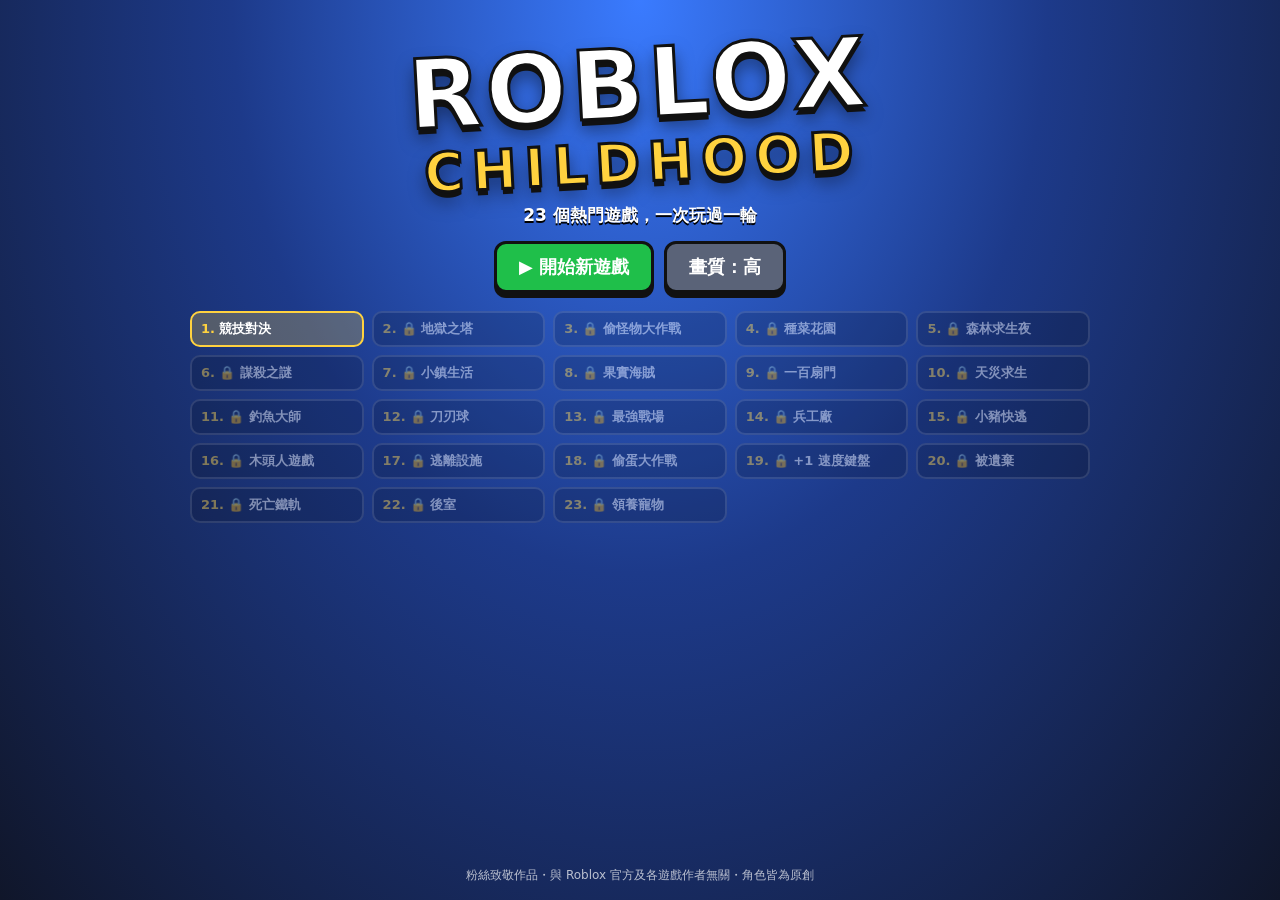
<file: roblox-childhood/index.html>
<!DOCTYPE html>
<html lang="zh-Hant">
<head>
<meta charset="UTF-8">
<meta name="viewport" content="width=device-width, initial-scale=1, maximum-scale=1, user-scalable=no, viewport-fit=cover">
<meta name="apple-mobile-web-app-capable" content="yes">
<meta name="mobile-web-app-capable" content="yes">
<meta name="theme-color" content="#1b1f2a">
<title>Roblox Childhood</title>
<link rel="stylesheet" href="style.css">
</head>
<body>
<canvas id="c"></canvas>

<!-- HUD -->
<div id="hud" class="hidden">
  <div id="hudTL">
    <div id="hLevel"></div>
    <div id="hObj"></div>
    <div id="hProg"></div>
  </div>
  <div id="hudTR">
    <div id="hTime">⏱ 0:00</div>
    <div id="hDeaths">💀 0</div>
    <button id="pauseBtn" title="暫停">⏸</button>
  </div>
  <div id="hExtra"></div>
  <div id="cross"></div>
  <div id="hBoss" class="hidden"><div id="hBossName"></div><div class="bar"><div id="hBossFill"></div></div></div>
  <div id="hPrompt" class="hidden"></div>
  <div id="hToast"></div>
  <div id="hBig" class="hidden"></div>
  <div id="hHp" class="hidden"><div class="bar"><div id="hHpFill"></div></div><span id="hHpTxt">100</span></div>
  <div id="hAmmo" class="hidden"></div>
  <div id="scope" class="hidden"><div class="ring"></div></div>
  <div id="dmgFlash"></div>
</div>

<!-- touch controls -->
<div id="touch" class="hidden">
  <div id="joy"><div id="joyKnob"></div></div>
  <div id="tbtns">
    <button class="tb" data-k="x" id="tb_x">X</button>
    <button class="tb" data-k="c" id="tb_c">C</button>
    <button class="tb" data-k="v" id="tb_v">V</button>
    <button class="tb" data-k="f" id="tb_f">防禦</button>
    <button class="tb" data-k="q" id="tb_q">技能</button>
    <button class="tb" data-k="e" id="tb_e">E</button>
    <button class="tb big" data-k="act" id="tb_act">動作</button>
    <button class="tb big" data-k="jump" id="tb_jump">跳</button>
  </div>
</div>

<!-- generic panel used by levels (shops, wardrobe, fishing...) -->
<div id="panel" class="hidden"></div>

<!-- title screen -->
<div id="title" class="screen">
  <div class="logo"><span>ROBLOX</span><span class="sub">CHILDHOOD</span></div>
  <div class="tagline" id="tagline">熱門遊戲，一次玩過一輪</div>
  <div class="menuBtns">
    <button id="btnNew" class="btn green">▶ 開始新遊戲</button>
    <button id="btnCont" class="btn blue hidden">⏩ 繼續</button>
    <button id="btnQual" class="btn gray">畫質：高</button>
  </div>
  <div id="levelList"></div>
  <div class="foot">粉絲致敬作品・與 Roblox 官方及各遊戲作者無關・角色皆為原創</div>
</div>

<!-- level intro -->
<div id="intro" class="screen hidden">
  <div class="card">
    <div id="iNum"></div>
    <div id="iName"></div>
    <div id="iInsp"></div>
    <div id="iObj"></div>
    <div id="iCtrl"></div>
    <button id="iGo" class="btn green">開始！</button>
  </div>
</div>

<!-- pause -->
<div id="pause" class="screen hidden">
  <div class="card">
    <div class="pTitle">暫停</div>
    <button id="pResume" class="btn green">繼續遊戲</button>
    <button id="pRestart" class="btn blue">重新開始這關</button>
    <button id="pQual" class="btn gray">畫質：高</button>
    <button id="pSkip" class="btn orange">跳過這關</button>
    <button id="pMenu" class="btn red">回主選單</button>
  </div>
</div>

<!-- end -->
<div id="end" class="screen hidden">
  <div class="card">
    <div class="logo small"><span>全部通關！</span></div>
    <div id="eStats"></div>
    <button id="eAgain" class="btn green">再玩一次</button>
    <button id="eMenu" class="btn gray">回主選單</button>
  </div>
</div>

<div id="loading" class="screen"><div>載入中…</div></div>

<script src="lib/three.min.js"></script>
<script src="js/engine.js"></script>
<script src="js/levels1.js"></script>
<script src="js/levels2.js"></script>
<script src="js/levels3.js"></script>
<script src="js/levels4.js"></script>
<script src="js/levels5.js"></script>
<script src="js/levels6.js"></script>
<script src="js/main.js"></script>
</body>
</html>
</file>
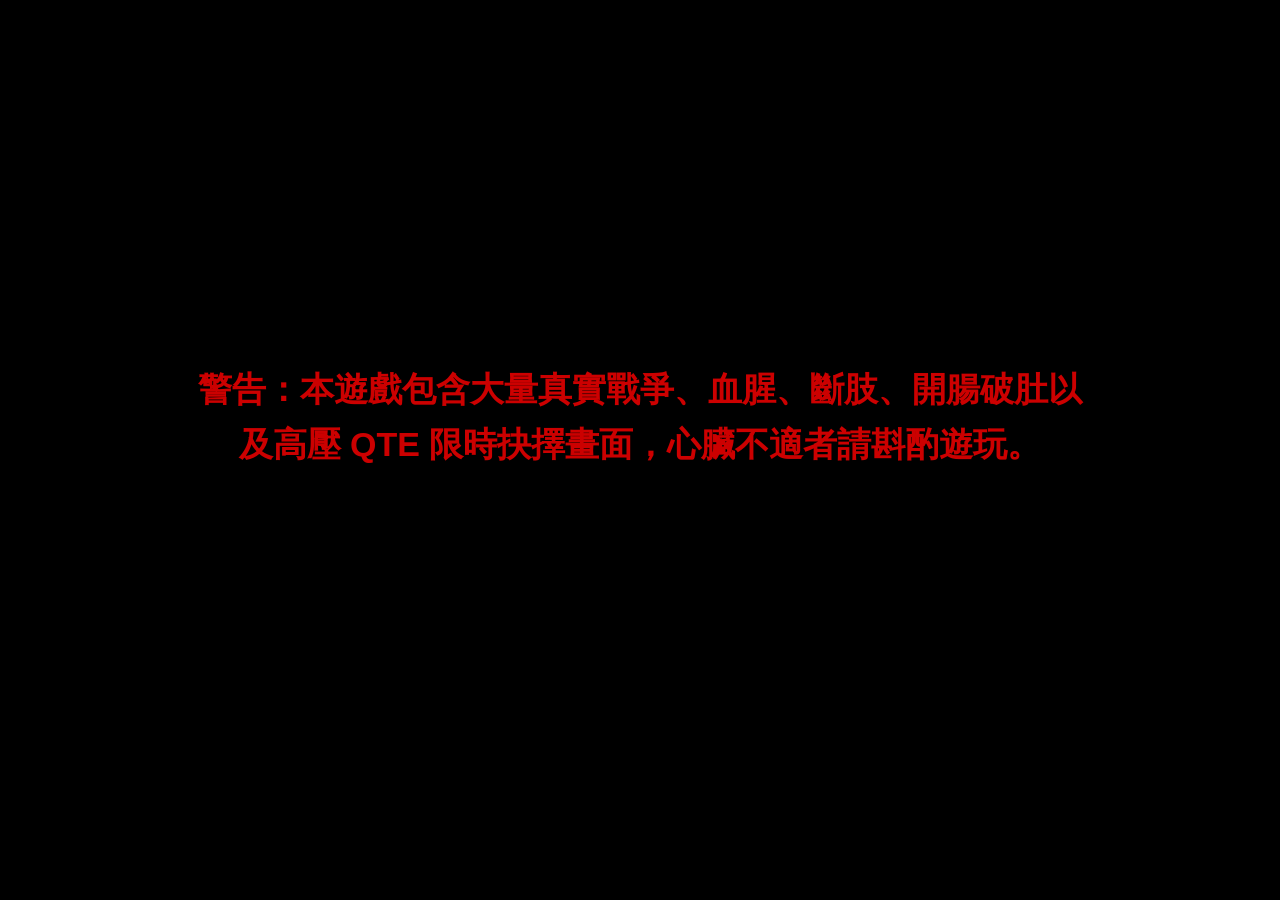
<file: smiling-abyss/index.html>
<!DOCTYPE html>
<html lang="zh-Hant">
<head>
<meta charset="utf-8">
<meta name="viewport" content="width=device-width,initial-scale=1,maximum-scale=1,user-scalable=no">
<title>微笑的深淵 The Smiling Abyss</title>
<style>
*{box-sizing:border-box;-webkit-tap-highlight-color:transparent;user-select:none;-webkit-user-select:none}
html,body{margin:0;height:100%;background:#000;overflow:hidden;font-family:"Noto Sans TC","PingFang TC","Microsoft JhengHei","Heiti TC",sans-serif;color:#fff;touch-action:none}
#cv{position:fixed;inset:0;width:100%;height:100%;display:block;transition:filter .1s}
.ov{position:fixed;inset:0;pointer-events:none}
#vig{background:radial-gradient(ellipse at center,rgba(0,0,0,0) 35%,rgba(0,0,0,.95) 100%);opacity:0}
#red{background:#8a0000;mix-blend-mode:multiply;opacity:0}
#blood{opacity:0;background:
 radial-gradient(ellipse 30% 22% at 0% 0%,rgba(120,0,0,.95),rgba(120,0,0,0) 100%),
 radial-gradient(ellipse 25% 30% at 100% 0%,rgba(110,0,0,.9),rgba(110,0,0,0) 100%),
 radial-gradient(ellipse 35% 20% at 0% 100%,rgba(100,0,0,.9),rgba(100,0,0,0) 100%),
 radial-gradient(ellipse 30% 25% at 100% 100%,rgba(120,0,0,.9),rgba(120,0,0,0) 100%)}
#drips{opacity:0}
#drips i{position:absolute;top:-10%;width:1.2vw;min-width:6px;border-radius:0 0 50% 50%;background:linear-gradient(#5a0000,#a10000);animation:drip linear infinite}
@keyframes drip{from{transform:translateY(0)}to{transform:translateY(55vh)}}
#corpse{opacity:0;background:
 radial-gradient(circle at 30% 40%,rgba(130,0,0,.85) 0,rgba(130,0,0,0) 22%),
 radial-gradient(circle at 70% 65%,rgba(110,0,0,.8) 0,rgba(110,0,0,0) 18%),
 repeating-linear-gradient(90deg,#262b1d 0 40px,#2d3323 40px 80px);}
#grain{opacity:0;mix-blend-mode:overlay;background-size:256px 256px}
#drops{opacity:0;transition:opacity 1.5s}
#drops i{position:absolute;border-radius:50%;background:radial-gradient(circle at 35% 35%,rgba(255,255,255,.35),rgba(220,235,245,.06) 45%,rgba(60,80,90,.12) 68%,rgba(255,255,255,0) 72%);}
#dof{opacity:0;transition:opacity .6s;-webkit-backdrop-filter:blur(7px);backdrop-filter:blur(7px);-webkit-mask-image:radial-gradient(ellipse 34% 40% at 50% 46%,transparent 55%,#000 100%);mask-image:radial-gradient(ellipse 34% 40% at 50% 46%,transparent 55%,#000 100%)}
#lbT,#lbB{position:fixed;left:0;width:100%;height:0;background:#000;pointer-events:none;transition:height .8s}
#lbT{top:0}#lbB{bottom:0}
#reel{position:fixed;inset:0;display:none;align-items:center;justify-content:center;flex-direction:column;background:#1a1610;color:#e8dcc0;font-family:Georgia,"Times New Roman",serif;text-align:center;z-index:12;animation:flick .12s infinite}
#reel .a{font-size:clamp(26px,5vw,60px);font-weight:900;letter-spacing:4px;text-shadow:0 0 8px #000}
#reel .b{font-size:clamp(14px,2.2vw,22px);margin-top:16px;letter-spacing:3px;opacity:.8}
@keyframes flick{0%{opacity:1}50%{opacity:.88}100%{opacity:.97}}
#black{background:#000;opacity:0}
#white{background:#fff;opacity:0}
#lidT,#lidB{position:fixed;left:-5%;width:110%;height:0;background:#000;pointer-events:none}
#lidT{top:0;border-radius:0 0 50% 50%/0 0 30% 30%}
#lidB{bottom:0;border-radius:50% 50% 0 0/30% 30% 0 0}
#sub{position:fixed;left:50%;bottom:11%;transform:translateX(-50%);max-width:90%;text-align:center;font-size:clamp(16px,2.4vw,26px);text-shadow:0 0 6px #000,0 0 3px #000;line-height:1.5;pointer-events:none}
#sub b{color:#ffd27a}
#center{position:fixed;inset:0;display:flex;flex-direction:column;align-items:center;justify-content:center;text-align:center;pointer-events:none;padding:5%}
#type{position:fixed;left:0;right:0;bottom:30%;text-align:center;font-family:"Courier New",monospace;font-size:clamp(18px,3vw,34px);letter-spacing:2px;text-shadow:0 0 8px #000;pointer-events:none}
#hud{position:fixed;top:12px;left:50%;transform:translateX(-50%);font-size:clamp(13px,1.8vw,18px);color:#eee;text-shadow:0 0 4px #000;pointer-events:none;text-align:center}
#obj{position:fixed;top:12px;left:14px;font-size:clamp(13px,1.8vw,17px);color:#ffe9a8;text-shadow:0 0 4px #000;pointer-events:none;max-width:45%}
#prompt{position:fixed;left:50%;top:62%;transform:translateX(-50%);padding:8px 16px;background:rgba(0,0,0,.55);border:1px solid rgba(255,255,255,.35);border-radius:8px;font-size:clamp(14px,2vw,19px);display:none;pointer-events:none}
#hold{position:fixed;left:50%;top:70%;transform:translateX(-50%);width:220px;height:8px;background:rgba(255,255,255,.2);border-radius:4px;display:none;overflow:hidden}
#hold i{display:block;height:100%;width:0;background:#e33}
#qte{position:fixed;left:50%;top:40%;transform:translate(-50%,-50%);text-align:center;width:92%;display:none;pointer-events:none}
#qte .t{font-size:clamp(22px,4.5vw,48px);font-weight:900;color:#fff;text-shadow:0 0 12px #f00,0 0 4px #000;animation:pulse .35s infinite alternate}
#qte .bar{margin:14px auto 0;width:min(70vw,420px);height:14px;border:2px solid #fff;border-radius:8px;overflow:hidden}
#qte .bar i{display:block;height:100%;width:0;background:linear-gradient(90deg,#f33,#ff0)}
@keyframes pulse{from{transform:scale(1)}to{transform:scale(1.08)}}
#icon{position:fixed;left:50%;top:50%;transform:translate(-50%,-50%);display:none;text-align:center;pointer-events:none;animation:pulse .6s infinite alternate}
#icon .hint{font-size:clamp(14px,2vw,20px);margin-top:8px;text-shadow:0 0 4px #000}
#spam{position:fixed;inset:0;pointer-events:none;overflow:hidden}
#spam div{position:absolute;color:#e00;font-weight:900;white-space:nowrap;text-shadow:0 0 6px #000}
#choice{position:fixed;left:50%;bottom:16%;transform:translateX(-50%);display:none;gap:12px;flex-wrap:wrap;justify-content:center;width:92%}
#choice button,.btn{font:inherit;font-size:clamp(15px,2.2vw,20px);padding:12px 22px;background:rgba(15,15,15,.85);color:#fff;border:1px solid #aaa;border-radius:8px;cursor:pointer;pointer-events:auto}
#choice button:hover,.btn:hover{background:#600;border-color:#f66}
#end{position:fixed;inset:0;display:none;flex-direction:column;align-items:center;justify-content:center;text-align:center;background:#000;padding:5%}
#end .big{font-size:clamp(34px,7vw,80px);font-weight:900;letter-spacing:6px}
#end .mid{font-size:clamp(20px,3.6vw,40px);margin-top:14px;letter-spacing:3px}
#end .small{font-size:clamp(15px,2.2vw,22px);margin-top:22px;opacity:.85}
#end .help{font-size:clamp(12px,1.6vw,15px);margin-top:26px;color:#9ab;max-width:600px;line-height:1.6}
#end .btns{margin-top:36px;display:none;gap:12px;flex-wrap:wrap;justify-content:center}
#end .col{margin-top:18px;font-size:14px;color:#aaa;display:none}
#end .fade{opacity:0;transition:opacity 2s}
#title{position:fixed;inset:0;background:#000;display:flex;flex-direction:column;align-items:center;justify-content:center;text-align:center;padding:6%;cursor:pointer}
#title .w{color:#c00;font-weight:900;font-size:clamp(18px,3.2vw,34px);line-height:1.6;opacity:0;transition:opacity 2.5s;max-width:900px}
#title .s{margin-top:40px;color:#fff;font-size:clamp(14px,2vw,20px);opacity:0;animation:blink 1.4s infinite}
#title .opts{margin-top:30px;display:none;gap:10px;flex-wrap:wrap;justify-content:center}
#title .opts button{font-size:14px;padding:8px 14px}
@keyframes blink{0%,100%{opacity:.15}50%{opacity:.9}}
#touch{display:none;position:fixed;inset:0;pointer-events:none;z-index:5}
#touch>*{pointer-events:auto}
body.touch.ctl #touch{display:block}
#choice{z-index:20}#end{z-index:30}#title{z-index:40}#err{z-index:50}
#lockhint{position:fixed;left:50%;bottom:4%;transform:translateX(-50%);font-size:13px;color:#ccc;background:rgba(0,0,0,.45);padding:4px 10px;border-radius:6px;display:none;pointer-events:none}
#joy{position:fixed;left:4%;bottom:6%;width:130px;height:130px;border-radius:50%;background:rgba(255,255,255,.08);border:2px solid rgba(255,255,255,.25);touch-action:none}
#joy i{position:absolute;left:40px;top:40px;width:50px;height:50px;border-radius:50%;background:rgba(255,255,255,.35)}
#ebtn{position:fixed;right:5%;bottom:10%;width:84px;height:84px;border-radius:50%;background:rgba(255,255,255,.15);border:2px solid rgba(255,255,255,.5);font-size:30px;font-weight:900;display:flex;align-items:center;justify-content:center;touch-action:none}
#lookzone{position:fixed;right:0;top:0;width:58%;height:100%;touch-action:none}
#err{position:fixed;inset:0;display:none;align-items:center;justify-content:center;background:#000;color:#f66;padding:10%;text-align:center;font-size:18px}
#skip{position:fixed;right:12px;top:10px;font-size:12px;color:#777;display:none;pointer-events:auto;cursor:pointer;background:none;border:none}
</style>
</head>
<body>
<canvas id="cv"></canvas>
<div id="corpse" class="ov"></div>
<div id="red" class="ov"></div>
<div id="blood" class="ov"></div>
<div id="drips" class="ov"></div>
<div id="vig" class="ov"></div>
<div id="lidT"></div><div id="lidB"></div>
<div id="dof" class="ov"></div>
<div id="drops" class="ov"></div>
<div id="white" class="ov"></div>
<div id="grain" class="ov"></div>
<div id="lbT"></div><div id="lbB"></div>
<div id="reel"><div class="a"></div><div class="b"></div></div>
<div id="spam"></div>
<div id="black" class="ov"></div>
<div id="hud"></div>
<div id="obj"></div>
<div id="type"></div>
<div id="center"></div>
<div id="sub"></div>
<div id="prompt"></div>
<div id="hold"><i></i></div>
<div id="lockhint">點擊畫面即可用滑鼠控制視角（按 Esc 釋放）</div>
<div id="qte"><div class="t"></div><div class="bar"><i></i></div></div>
<div id="icon"></div>
<div id="choice"></div>
<div id="touch"><div id="lookzone"></div><div id="joy"><i></i></div><div id="ebtn">E</div></div>
<div id="end"><div class="big fade"></div><div class="mid fade"></div><div class="small fade"></div><div class="help fade"></div><div class="col"></div><div class="btns"></div></div>
<div id="title">
  <div class="w">警告：本遊戲包含大量真實戰爭、血腥、斷肢、開腸破肚以及高壓 QTE 限時抉擇畫面，心臟不適者請斟酌遊玩。</div>
  <div class="s">點擊滑鼠任意鍵開始</div>
  <div class="opts"></div>
</div>
<div id="err"></div>
<script>
'use strict';
// ================= Mini3D：自製輕量 WebGL 方塊引擎 =================
function hex(c){ if(Array.isArray(c)) return c.slice(); return [((c>>16)&255)/255,((c>>8)&255)/255,(c&255)/255]; }
function m4(){ const m=new Float32Array(16); m[0]=m[5]=m[10]=m[15]=1; return m; }
const _tmp=new Float32Array(16);
function m4mul(out,a,b){
  for(let i=0;i<4;i++){
    const b0=b[i*4],b1=b[i*4+1],b2=b[i*4+2],b3=b[i*4+3];
    _tmp[i*4]  =a[0]*b0+a[4]*b1+a[8]*b2+a[12]*b3;
    _tmp[i*4+1]=a[1]*b0+a[5]*b1+a[9]*b2+a[13]*b3;
    _tmp[i*4+2]=a[2]*b0+a[6]*b1+a[10]*b2+a[14]*b3;
    _tmp[i*4+3]=a[3]*b0+a[7]*b1+a[11]*b2+a[15]*b3;
  }
  out.set(_tmp); return out;
}
function m4trs(out,p,r,s){
  const cx=Math.cos(r[0]),sx=Math.sin(r[0]),cy=Math.cos(r[1]),sy=Math.sin(r[1]),cz=Math.cos(r[2]),sz=Math.sin(r[2]);
  out[0]=(cy*cz+sy*sx*sz)*s[0]; out[1]=(cx*sz)*s[0]; out[2]=(-sy*cz+cy*sx*sz)*s[0]; out[3]=0;
  out[4]=(-cy*sz+sy*sx*cz)*s[1]; out[5]=(cx*cz)*s[1]; out[6]=(sy*sz+cy*sx*cz)*s[1]; out[7]=0;
  out[8]=(sy*cx)*s[2]; out[9]=(-sx)*s[2]; out[10]=(cy*cx)*s[2]; out[11]=0;
  out[12]=p[0]; out[13]=p[1]; out[14]=p[2]; out[15]=1; return out;
}
function m4inv(out,m){
  const a00=m[0],a01=m[1],a02=m[2],a03=m[3],a10=m[4],a11=m[5],a12=m[6],a13=m[7],a20=m[8],a21=m[9],a22=m[10],a23=m[11],a30=m[12],a31=m[13],a32=m[14],a33=m[15];
  const b00=a00*a11-a01*a10,b01=a00*a12-a02*a10,b02=a00*a13-a03*a10,b03=a01*a12-a02*a11,b04=a01*a13-a03*a11,b05=a02*a13-a03*a12,
        b06=a20*a31-a21*a30,b07=a20*a32-a22*a30,b08=a20*a33-a23*a30,b09=a21*a32-a22*a31,b10=a21*a33-a23*a31,b11=a22*a33-a23*a32;
  let det=b00*b11-b01*b10+b02*b09+b03*b08-b04*b07+b05*b06; if(!det) return out; det=1/det;
  out[0]=(a11*b11-a12*b10+a13*b09)*det; out[1]=(a02*b10-a01*b11-a03*b09)*det; out[2]=(a31*b05-a32*b04+a33*b03)*det; out[3]=(a22*b04-a21*b05-a23*b03)*det;
  out[4]=(a12*b08-a10*b11-a13*b07)*det; out[5]=(a00*b11-a02*b08+a03*b07)*det; out[6]=(a32*b02-a30*b05-a33*b01)*det; out[7]=(a20*b05-a22*b02+a23*b01)*det;
  out[8]=(a10*b10-a11*b08+a13*b06)*det; out[9]=(a01*b08-a00*b10-a03*b06)*det; out[10]=(a30*b04-a31*b02+a33*b00)*det; out[11]=(a21*b02-a20*b04-a23*b00)*det;
  out[12]=(a11*b07-a10*b09-a12*b06)*det; out[13]=(a00*b09-a01*b07+a02*b06)*det; out[14]=(a31*b01-a30*b03-a32*b00)*det; out[15]=(a20*b03-a21*b01+a22*b00)*det;
  return out;
}
function m4persp(out,fov,asp,n,f){ out.fill(0); const t=1/Math.tan(fov/2); out[0]=t/asp; out[5]=t; out[10]=(f+n)/(n-f); out[11]=-1; out[14]=2*f*n/(n-f); return out; }

class Node{
  constructor(o={}){
    this.pos=o.pos?o.pos.slice():[0,0,0]; this.rot=o.rot?o.rot.slice():[0,0,0]; this.scl=o.scl?o.scl.slice():[1,1,1];
    this.color=o.color!==undefined?hex(o.color):[1,1,1]; this.alpha=o.alpha!==undefined?o.alpha:1; this.emissive=o.emissive||0;
    this.tex=o.tex||null; this.texFace=o.texFace!==undefined?o.texFace:5; this.mesh=!!o.mesh; this.noise=o.noise||0;
    this.visible=true; this.children=[]; this.parent=null; this.world=m4(); this.name=o.name||'';
  }
  add(...cs){ for(const c of cs){ if(c.parent) c.parent.remove(c); c.parent=this; this.children.push(c);} return this; }
  remove(c){ const i=this.children.indexOf(c); if(i>=0) this.children.splice(i,1); c.parent=null; }
  wpos(){ return [this.world[12],this.world[13],this.world[14]]; }
}
function grp(pos,rot){ return new Node({pos:pos||[0,0,0],rot:rot||[0,0,0]}); }
function box(w,h,d,color,pos,o={}){ return new Node(Object.assign({},o,{scl:[w,h,d],color:color,pos:pos||[0,0,0],mesh:true})); }

// ---------------- 粒子 ----------------
class Particles{
  constructor(max,additive){ this.max=max; this.add=additive; this.n=0;
    this.p=new Float32Array(max*3); this.v=new Float32Array(max*3); this.c=new Float32Array(max*4); this.s=new Float32Array(max);
    this.life=new Float32Array(max); this.ml=new Float32Array(max); this.g=new Float32Array(max); this.dr=new Float32Array(max); this.gr=new Float32Array(max);
    this.buf=new Float32Array(max*8); }
  emit(o){
    const cnt=o.count||1;
    for(let k=0;k<cnt;k++){
      if(this.n>=this.max) return; const i=this.n++;
      const sp=o.spread!==undefined?o.spread:1, ps=o.posSpread||0;
      this.p[i*3]=o.pos[0]+(Math.random()-.5)*ps; this.p[i*3+1]=o.pos[1]+(Math.random()-.5)*ps*(o.flat?0:1); this.p[i*3+2]=o.pos[2]+(Math.random()-.5)*ps;
      const v=o.vel||[0,0,0];
      this.v[i*3]=v[0]+(Math.random()-.5)*2*sp; this.v[i*3+1]=v[1]+(Math.random()-.5)*2*sp*(o.spreadY!==undefined?o.spreadY:1); this.v[i*3+2]=v[2]+(Math.random()-.5)*2*sp;
      const col=Array.isArray(o.color[0])?o.color[(Math.random()*o.color.length)|0]:o.color; const vr=o.colorVar||0;
      this.c[i*4]=Math.max(0,col[0]+(Math.random()-.5)*vr); this.c[i*4+1]=Math.max(0,col[1]+(Math.random()-.5)*vr); this.c[i*4+2]=Math.max(0,col[2]+(Math.random()-.5)*vr); this.c[i*4+3]=col[3]!==undefined?col[3]:1;
      this.s[i]=(o.size||0.3)*(0.6+Math.random()*0.8); const l=(o.life||1)*(0.6+Math.random()*0.8); this.life[i]=l; this.ml[i]=l;
      this.g[i]=o.gravity!==undefined?o.gravity:-9.8; this.dr[i]=o.drag||0; this.gr[i]=o.grow||0;
    }
  }
  update(dt){
    for(let i=0;i<this.n;i++){
      this.life[i]-=dt;
      if(this.life[i]<=0){ const j=--this.n; if(i!==j){ this.copy(j,i); } i--; continue; }
      const d=Math.max(0,1-this.dr[i]*dt);
      this.v[i*3]*=d; this.v[i*3+1]=this.v[i*3+1]*d+this.g[i]*dt; this.v[i*3+2]*=d;
      this.p[i*3]+=this.v[i*3]*dt; this.p[i*3+1]+=this.v[i*3+1]*dt; this.p[i*3+2]+=this.v[i*3+2]*dt;
      if(this.p[i*3+1]<0.03 && this.g[i]<0){ this.p[i*3+1]=0.03; this.v[i*3]*=0.3; this.v[i*3+1]=0; this.v[i*3+2]*=0.3; }
      this.s[i]+=this.gr[i]*dt;
    }
  }
  copy(j,i){ for(let k=0;k<3;k++){this.p[i*3+k]=this.p[j*3+k]; this.v[i*3+k]=this.v[j*3+k];} for(let k=0;k<4;k++) this.c[i*4+k]=this.c[j*4+k];
    this.s[i]=this.s[j]; this.life[i]=this.life[j]; this.ml[i]=this.ml[j]; this.g[i]=this.g[j]; this.dr[i]=this.dr[j]; this.gr[i]=this.gr[j]; }
  clear(){ this.n=0; }
  fill(){
    const b=this.buf;
    for(let i=0;i<this.n;i++){
      const k=this.life[i]/this.ml[i], fade=Math.min(1,k*2.2)*Math.min(1,(1-k)*12+0.2);
      b[i*8]=this.p[i*3]; b[i*8+1]=this.p[i*3+1]; b[i*8+2]=this.p[i*3+2]; b[i*8+3]=this.s[i];
      b[i*8+4]=this.c[i*4]; b[i*8+5]=this.c[i*4+1]; b[i*8+6]=this.c[i*4+2]; b[i*8+7]=this.c[i*4+3]*fade;
    }
    return this.n;
  }
}

// ---------------- 渲染器 ----------------
const VS=`attribute vec3 aP;attribute vec3 aN;attribute vec2 aU;attribute float aF;
uniform mat4 uM;uniform mat4 uVP;uniform vec3 uCam;
varying vec3 vN;varying vec2 vU;varying float vF;varying float vD;varying vec3 vW;
void main(){vec4 w=uM*vec4(aP,1.);vW=w.xyz;vN=normalize(mat3(uM)*aN);vU=aU;vF=aF;vD=distance(w.xyz,uCam);gl_Position=uVP*w;}`;
const FS=`precision mediump float;
varying vec3 vN;varying vec2 vU;varying float vF;varying float vD;varying vec3 vW;
uniform vec3 uColor;uniform float uAlpha;uniform float uEm;uniform sampler2D uTex;uniform float uTexFace;uniform float uNoise;
uniform vec3 uLDir;uniform vec3 uLCol;uniform vec3 uAmb;uniform vec3 uFogC;uniform vec2 uFog;
uniform vec3 uPPos;uniform vec3 uPCol;uniform float uPRange;
float h(vec3 p){return fract(sin(dot(p,vec3(12.9898,78.233,37.719)))*43758.5453);}
void main(){
 vec3 n=normalize(vN);vec3 base=uColor;float a=uAlpha;
 if(uTexFace>-0.5&&abs(vF-uTexFace)<0.5){vec4 t=texture2D(uTex,vU);base=mix(base,t.rgb,t.a);}
 if(uNoise>0.){base*=1.-uNoise*h(floor(vW*1.5));}
 float d=max(dot(n,uLDir),0.);float hemi=.55+.45*n.y;
 vec3 lit=uAmb*hemi+uLCol*d;
 vec3 pl=uPPos-vW;float pd=length(pl);lit+=uPCol*max(dot(n,pl/max(pd,.001)),0.)*max(0.,1.-pd/uPRange);
 vec3 col=base*lit+base*uEm;
 float f=clamp((vD-uFog.x)/(uFog.y-uFog.x),0.,1.);col=mix(col,uFogC,f);
 gl_FragColor=vec4(col,a);}`;
const PVS=`attribute vec4 aP;attribute vec4 aC;uniform mat4 uVP;uniform float uScale;varying vec4 vC;varying float vD;
void main(){vec4 p=uVP*vec4(aP.xyz,1.);gl_Position=p;gl_PointSize=clamp(aP.w*uScale/max(p.w,.05),1.,220.);vC=aC;vD=p.w;}`;
const PFS=`precision mediump float;varying vec4 vC;varying float vD;uniform vec3 uFogC;uniform vec2 uFog;uniform float uAdd;
void main(){vec2 d=gl_PointCoord-.5;float r=length(d);if(r>.5)discard;float a=vC.a*smoothstep(.5,.15,r);
float f=clamp((vD-uFog.x)/(uFog.y-uFog.x),0.,1.);vec3 c=mix(vC.rgb,uFogC,f*(1.-uAdd));
if(uAdd>.5){gl_FragColor=vec4(c*a*(1.-f),1.);}else{gl_FragColor=vec4(c,a);}}`;

class Renderer{
  constructor(canvas){
    this.cv=canvas;
    const gl=canvas.getContext('webgl',{antialias:true,alpha:false,premultipliedAlpha:false})||canvas.getContext('experimental-webgl');
    if(!gl) throw new Error('NO_WEBGL'); this.gl=gl;
    this.prog=this.mk(VS,FS); this.pprog=this.mk(PVS,PFS);
    this.loc={}; for(const n of ['aP','aN','aU','aF']) this.loc[n]=gl.getAttribLocation(this.prog,n);
    for(const n of ['uM','uVP','uCam','uColor','uAlpha','uEm','uTex','uTexFace','uNoise','uLDir','uLCol','uAmb','uFogC','uFog','uPPos','uPCol','uPRange']) this.loc[n]=gl.getUniformLocation(this.prog,n);
    this.ploc={aP:gl.getAttribLocation(this.pprog,'aP'),aC:gl.getAttribLocation(this.pprog,'aC')};
    for(const n of ['uVP','uScale','uFogC','uFog','uAdd']) this.ploc[n]=gl.getUniformLocation(this.pprog,n);
    this.buildCube();
    this.pbuf=gl.createBuffer();
    this.white=this.texFromCanvas(Object.assign(document.createElement('canvas'),{width:2,height:2}));
    this.env={clear:[0.5,0.5,0.55],fogC:[0.5,0.5,0.55],fog:[30,250],amb:[0.55,0.55,0.6],lcol:[0.7,0.68,0.62],ldir:[0.4,0.8,0.3],ppos:[0,0,0],pcol:[0,0,0],prange:20};
    this.fov=1.15; this.view=m4(); this.proj=m4(); this.vp=m4(); this.camPos=[0,0,0];
    this.opq=[]; this.trn=[];
  }
  mk(vs,fs){ const gl=this.gl; const sh=(t,s)=>{const o=gl.createShader(t); gl.shaderSource(o,s); gl.compileShader(o); if(!gl.getShaderParameter(o,gl.COMPILE_STATUS)) throw new Error(gl.getShaderInfoLog(o)); return o;};
    const p=gl.createProgram(); gl.attachShader(p,sh(gl.VERTEX_SHADER,vs)); gl.attachShader(p,sh(gl.FRAGMENT_SHADER,fs)); gl.linkProgram(p);
    if(!gl.getProgramParameter(p,gl.LINK_STATUS)) throw new Error(gl.getProgramInfoLog(p)); return p; }
  buildCube(){
    const gl=this.gl,P=[],N=[],U=[],F=[],I=[];
    const faces=[{n:[1,0,0],u:[0,0,-1],v:[0,1,0]},{n:[-1,0,0],u:[0,0,1],v:[0,1,0]},{n:[0,1,0],u:[1,0,0],v:[0,0,-1]},
      {n:[0,-1,0],u:[1,0,0],v:[0,0,1]},{n:[0,0,1],u:[1,0,0],v:[0,1,0]},{n:[0,0,-1],u:[-1,0,0],v:[0,1,0]}];
    faces.forEach((f,fi)=>{ const b=P.length/3;
      for(const [a,c] of [[-1,-1],[1,-1],[1,1],[-1,1]]){
        for(let k=0;k<3;k++) P.push(.5*(f.n[k]+a*f.u[k]+c*f.v[k]));
        N.push(...f.n); U.push((a+1)/2,1-(c+1)/2); F.push(fi);
      }
      I.push(b,b+1,b+2,b,b+2,b+3);
    });
    const mkb=(arr,T)=>{const b=gl.createBuffer(); gl.bindBuffer(gl.ARRAY_BUFFER,b); gl.bufferData(gl.ARRAY_BUFFER,new T(arr),gl.STATIC_DRAW); return b;};
    this.cb={P:mkb(P,Float32Array),N:mkb(N,Float32Array),U:mkb(U,Float32Array),F:mkb(F,Float32Array)};
    this.ib=gl.createBuffer(); gl.bindBuffer(gl.ELEMENT_ARRAY_BUFFER,this.ib); gl.bufferData(gl.ELEMENT_ARRAY_BUFFER,new Uint16Array(I),gl.STATIC_DRAW);
  }
  texFromCanvas(cv,tex){
    const gl=this.gl; const t=tex||gl.createTexture(); gl.bindTexture(gl.TEXTURE_2D,t);
    gl.pixelStorei(gl.UNPACK_FLIP_Y_WEBGL,false);
    gl.texImage2D(gl.TEXTURE_2D,0,gl.RGBA,gl.RGBA,gl.UNSIGNED_BYTE,cv);
    gl.texParameteri(gl.TEXTURE_2D,gl.TEXTURE_MIN_FILTER,gl.LINEAR); gl.texParameteri(gl.TEXTURE_2D,gl.TEXTURE_MAG_FILTER,gl.LINEAR);
    gl.texParameteri(gl.TEXTURE_2D,gl.TEXTURE_WRAP_S,gl.CLAMP_TO_EDGE); gl.texParameteri(gl.TEXTURE_2D,gl.TEXTURE_WRAP_T,gl.CLAMP_TO_EDGE);
    return t;
  }
  resize(){ const dpr=Math.min(window.devicePixelRatio||1,1.5); const w=Math.floor(this.cv.clientWidth*dpr),h=Math.floor(this.cv.clientHeight*dpr);
    if(this.cv.width!==w||this.cv.height!==h){ this.cv.width=w; this.cv.height=h; } }
  collect(n,parentW,force){
    if(!n.visible) return;
    m4trs(n.world,n.pos,n.rot,n.scl); if(parentW) m4mul(n.world,parentW,n.world);
    if(n.mesh){ if(n.alpha<0.999) this.trn.push(n); else this.opq.push(n); }
    for(const c of n.children) this.collect(c,n.world);
  }
  render(root,cam,parts){
    const gl=this.gl,L=this.loc,E=this.env; this.resize();
    this.opq.length=0; this.trn.length=0; this.collect(root,null);
    m4inv(this.view,cam.world); const asp=this.cv.width/Math.max(1,this.cv.height); const fv=asp<1.3?Math.min(1.9,2*Math.atan(Math.tan(this.fov/2)*1.3/asp)):this.fov; m4persp(this.proj,fv,asp,0.05,700); m4mul(this.vp,this.proj,this.view);
    const cp=this.camPos; cp[0]=cam.world[12]; cp[1]=cam.world[13]; cp[2]=cam.world[14];
    gl.viewport(0,0,this.cv.width,this.cv.height); gl.clearColor(E.clear[0],E.clear[1],E.clear[2],1); gl.clear(gl.COLOR_BUFFER_BIT|gl.DEPTH_BUFFER_BIT);
    gl.enable(gl.DEPTH_TEST); gl.disable(gl.CULL_FACE);
    gl.useProgram(this.prog);
    gl.bindBuffer(gl.ARRAY_BUFFER,this.cb.P); gl.enableVertexAttribArray(L.aP); gl.vertexAttribPointer(L.aP,3,gl.FLOAT,false,0,0);
    gl.bindBuffer(gl.ARRAY_BUFFER,this.cb.N); gl.enableVertexAttribArray(L.aN); gl.vertexAttribPointer(L.aN,3,gl.FLOAT,false,0,0);
    gl.bindBuffer(gl.ARRAY_BUFFER,this.cb.U); gl.enableVertexAttribArray(L.aU); gl.vertexAttribPointer(L.aU,2,gl.FLOAT,false,0,0);
    gl.bindBuffer(gl.ARRAY_BUFFER,this.cb.F); gl.enableVertexAttribArray(L.aF); gl.vertexAttribPointer(L.aF,1,gl.FLOAT,false,0,0);
    gl.bindBuffer(gl.ELEMENT_ARRAY_BUFFER,this.ib);
    gl.uniformMatrix4fv(L.uVP,false,this.vp); gl.uniform3fv(L.uCam,cp);
    const ld=E.ldir,ll=Math.hypot(ld[0],ld[1],ld[2])||1; gl.uniform3f(L.uLDir,ld[0]/ll,ld[1]/ll,ld[2]/ll);
    gl.uniform3fv(L.uLCol,E.lcol); gl.uniform3fv(L.uAmb,E.amb); gl.uniform3fv(L.uFogC,E.fogC); gl.uniform2fv(L.uFog,E.fog);
    gl.uniform3fv(L.uPPos,E.ppos); gl.uniform3fv(L.uPCol,E.pcol); gl.uniform1f(L.uPRange,E.prange);
    gl.activeTexture(gl.TEXTURE0); gl.uniform1i(L.uTex,0);
    gl.disable(gl.BLEND); gl.depthMask(true);
    for(const n of this.opq) this.draw(n);
    if(this.trn.length){
      gl.enable(gl.BLEND); gl.blendFunc(gl.SRC_ALPHA,gl.ONE_MINUS_SRC_ALPHA); gl.depthMask(false);
      for(const n of this.trn){ const w=n.world; n._d=(w[12]-cp[0])**2+(w[13]-cp[1])**2+(w[14]-cp[2])**2; }
      this.trn.sort((a,b)=>b._d-a._d);
      for(const n of this.trn) this.draw(n);
      gl.depthMask(true);
    }
    for(const k of [0,1,2,3]) gl.disableVertexAttribArray(L[['aP','aN','aU','aF'][k]]);
    if(parts) for(const ps of parts) this.drawParticles(ps);
  }
  draw(n){
    const gl=this.gl,L=this.loc;
    gl.uniformMatrix4fv(L.uM,false,n.world); gl.uniform3fv(L.uColor,n.color); gl.uniform1f(L.uAlpha,n.alpha); gl.uniform1f(L.uEm,n.emissive); gl.uniform1f(L.uNoise,n.noise);
    if(n.tex){ gl.bindTexture(gl.TEXTURE_2D,n.tex); gl.uniform1f(L.uTexFace,n.texFace); } else { gl.bindTexture(gl.TEXTURE_2D,this.white); gl.uniform1f(L.uTexFace,-1); }
    gl.drawElements(gl.TRIANGLES,36,gl.UNSIGNED_SHORT,0);
  }
  drawParticles(ps){
    const n=ps.fill(); if(!n) return; const gl=this.gl,L=this.ploc,E=this.env;
    gl.useProgram(this.pprog); gl.bindBuffer(gl.ARRAY_BUFFER,this.pbuf); gl.bufferData(gl.ARRAY_BUFFER,ps.buf.subarray(0,n*8),gl.DYNAMIC_DRAW);
    gl.enableVertexAttribArray(L.aP); gl.vertexAttribPointer(L.aP,4,gl.FLOAT,false,32,0);
    gl.enableVertexAttribArray(L.aC); gl.vertexAttribPointer(L.aC,4,gl.FLOAT,false,32,16);
    gl.uniformMatrix4fv(L.uVP,false,this.vp); gl.uniform1f(L.uScale,this.cv.height*0.9); gl.uniform3fv(L.uFogC,E.fogC); gl.uniform2fv(L.uFog,E.fog); gl.uniform1f(L.uAdd,ps.add?1:0);
    gl.enable(gl.BLEND); gl.depthMask(false);
    if(ps.add) gl.blendFunc(gl.ONE,gl.ONE); else gl.blendFunc(gl.SRC_ALPHA,gl.ONE_MINUS_SRC_ALPHA);
    gl.drawArrays(gl.POINTS,0,n);
    gl.depthMask(true); gl.disable(gl.BLEND);
    gl.disableVertexAttribArray(L.aP); gl.disableVertexAttribArray(L.aC);
  }
}

// ---------------- 時間軸 / 協程 ----------------
const Clock={t:0,scale:1,sid:0};
let _waiters=[]; const _tasks=new Set();
function wait(s){ const sid=Clock.sid; return new Promise(r=>_waiters.push({until:Clock.t+s,r,sid})); }
function every(fn){ const sid=Clock.sid; const f=(dt)=>{ if(sid!==Clock.sid) return true; return fn(dt); }; _tasks.add(f); return ()=>_tasks.delete(f); }
function tween(dur,fn,ease){ ease=ease||(x=>x); const sid=Clock.sid;
  return new Promise(res=>{ const t0=Clock.t; const f=()=>{ if(sid!==Clock.sid) return true; const k=dur<=0?1:Math.min(1,(Clock.t-t0)/dur); fn(ease(k)); if(k>=1){res();return true;} }; f(); _tasks.add(f); }); }
function waitFor(cond){ const sid=Clock.sid; return new Promise(res=>{ const f=()=>{ if(sid!==Clock.sid) return true; if(cond()){res();return true;} }; _tasks.add(f); }); }
function clockStep(dt){
  Clock.t+=dt;
  for(const f of [..._tasks]) { let r; try{ r=f(dt); }catch(e){ console.error(e); r=true; } if(r===true) _tasks.delete(f); }
  if(_waiters.length){ const keep=[]; for(const w of _waiters){ if(w.sid!==Clock.sid) continue; if(Clock.t>=w.until) w.r(); else keep.push(w);} _waiters=keep; }
}
function clockReset(){ Clock.sid++; _tasks.clear(); _waiters=[]; }
const ease={ io:x=>x<.5?2*x*x:1-Math.pow(-2*x+2,2)/2, out:x=>1-Math.pow(1-x,3), in:x=>x*x*x, outBack:x=>1+2.2*Math.pow(x-1,3)+1.2*Math.pow(x-1,2) };
const lerp=(a,b,t)=>a+(b-a)*t;
const lerp3=(a,b,t)=>[lerp(a[0],b[0],t),lerp(a[1],b[1],t),lerp(a[2],b[2],t)];
function angLerp(a,b,t){ let d=((b-a+Math.PI)%(Math.PI*2)+Math.PI*2)%(Math.PI*2)-Math.PI; return a+d*t; }
const rnd=(a,b)=>a+Math.random()*(b-a);
const clamp=(x,a,b)=>Math.max(a,Math.min(b,x));

// ================= 音效合成（WebAudio，全部即時合成，不需音檔） =================
const SFX={
  ctx:null,loops:{},
  init(){
    if(this.ctx){ if(this.ctx.state==='suspended') this.ctx.resume(); return; }
    const C=window.AudioContext||window.webkitAudioContext; if(!C) return;
    try{ this.ctx=new C(); }catch(e){ return; }
    const c=this.ctx;
    this.comp=c.createDynamicsCompressor(); this.comp.threshold.value=-14; this.comp.ratio.value=6; this.comp.connect(c.destination);
    this.filt=c.createBiquadFilter(); this.filt.type='lowpass'; this.filt.frequency.value=20000; this.filt.connect(this.comp);
    this.master=c.createGain(); this.master.gain.value=0.9; this.master.connect(this.filt);
    this.dry=c.createGain(); this.dry.gain.value=0.9; this.dry.connect(this.comp); // 不受悶音影響（耳鳴、主角自己）
    const len=c.sampleRate*2, b=c.createBuffer(1,len,c.sampleRate), d=b.getChannelData(0);
    for(let i=0;i<len;i++) d[i]=Math.random()*2-1; this.nb=b;
    const br=c.createBuffer(1,len,c.sampleRate), dr=br.getChannelData(0); let last=0;
    for(let i=0;i<len;i++){ last=(last+0.02*(Math.random()*2-1))/1.02; dr[i]=last*3.5; } this.brown=br;
  },
  get t(){ return this.ctx?this.ctx.currentTime:0; },
  muffle(on,dur){ if(!this.ctx) return; const f=this.filt.frequency; f.cancelScheduledValues(this.t); f.setValueAtTime(f.value,this.t); f.exponentialRampToValueAtTime(on?(typeof on==='number'?on:380):20000,this.t+(dur||0.3)); },
  vol(v,dur){ if(!this.ctx) return; const g=this.master.gain; g.cancelScheduledValues(this.t); g.setValueAtTime(g.value,this.t); g.linearRampToValueAtTime(v,this.t+(dur||0.3)); },
  env(g,gain,a,d,t0){ g.gain.setValueAtTime(0.0001,t0); g.gain.linearRampToValueAtTime(gain,t0+a); g.gain.exponentialRampToValueAtTime(0.0001,t0+a+d); },
  noise(o){
    if(!this.ctx) return; const c=this.ctx,t0=this.t+(o.delay||0);
    const s=c.createBufferSource(); s.buffer=o.brown?this.brown:this.nb; s.loop=true; s.playbackRate.value=o.rate||1;
    const f=c.createBiquadFilter(); f.type=o.type||'lowpass'; f.frequency.setValueAtTime(o.freq||1000,t0); f.Q.value=o.q||0.7;
    if(o.freqEnd) f.frequency.exponentialRampToValueAtTime(o.freqEnd,t0+(o.a||0.005)+(o.d||0.3));
    const g=c.createGain(); this.env(g,o.gain||0.5,o.a||0.005,o.d||0.3,t0);
    s.connect(f); f.connect(g); g.connect(o.dry?this.dry:this.master); s.start(t0,Math.random()*1.5); s.stop(t0+(o.a||0.005)+(o.d||0.3)+0.05);
  },
  tone(o){
    if(!this.ctx) return; const c=this.ctx,t0=this.t+(o.delay||0);
    const s=c.createOscillator(); s.type=o.type||'sine'; s.frequency.setValueAtTime(o.freq||440,t0);
    if(o.freqEnd) s.frequency.exponentialRampToValueAtTime(o.freqEnd,t0+(o.a||0.005)+(o.d||0.3));
    const g=c.createGain(); this.env(g,o.gain||0.3,o.a||0.005,o.d||0.3,t0);
    let out=g; s.connect(g);
    if(o.lp){ const f=c.createBiquadFilter(); f.type='lowpass'; f.frequency.value=o.lp; g.connect(f); out=f; }
    out.connect(o.dry?this.dry:this.master); s.start(t0); s.stop(t0+(o.a||0.005)+(o.d||0.3)+0.05); return s;
  },
  boom(dist){ dist=dist===undefined?0.3:dist; const g=1-dist*0.75;
    this.noise({brown:true,freq:700*(1-dist*0.6),freqEnd:60,gain:1.3*g,d:1.6+dist,q:0.5});
    this.tone({freq:70,freqEnd:28,gain:0.9*g,d:1.2});
    this.noise({freq:3000,freqEnd:400,gain:0.35*g*(1-dist),d:0.25}); },
  mg(n){ n=n||8; for(let i=0;i<n;i++){ this.noise({delay:i*0.075,freq:1800,freqEnd:300,gain:0.22,d:0.07,type:'bandpass',q:0.8}); } },
  whiz(){ this.tone({freq:rnd(2400,3400),freqEnd:900,gain:0.06,d:0.18,type:'sawtooth',lp:3000}); this.noise({freq:5000,type:'highpass',gain:0.12,d:0.08}); },
  rifle(gain){ gain=gain||1; this.noise({freq:2500,freqEnd:200,gain:0.9*gain,d:0.45,q:0.6}); this.tone({freq:140,freqEnd:40,gain:0.5*gain,d:0.3}); },
  volley(){ for(let i=0;i<6;i++){ this.rifle(0.6); this.noise({delay:i*0.012,freq:2000,freqEnd:150,gain:0.5,d:0.9}); } this.noise({brown:true,freq:500,freqEnd:50,gain:1,d:2.5}); },
  pistol(){ this.noise({freq:3500,freqEnd:300,gain:1.1,d:0.35,dry:true}); this.tone({freq:180,freqEnd:50,gain:0.6,d:0.25,dry:true}); this.noise({brown:true,freq:300,gain:0.5,d:1.8,delay:0.05,dry:true}); },
  thud(){ this.noise({freq:900,freqEnd:120,gain:0.9,d:0.18,q:1.5}); this.tone({freq:90,freqEnd:45,gain:0.7,d:0.2}); this.noise({freq:4000,type:'highpass',gain:0.25,d:0.03}); },
  clank(){ for(let i=0;i<3;i++) this.tone({type:'square',freq:rnd(180,420),freqEnd:rnd(80,150),gain:0.15,d:0.4,lp:1500,delay:i*0.03}); this.noise({freq:1500,gain:0.4,d:0.3,type:'bandpass'}); },
  splash(g){ this.noise({freq:1600,freqEnd:400,gain:0.5*(g||1),d:0.7,type:'bandpass',q:0.4}); },
  steam(){ this.noise({freq:6000,type:'highpass',gain:0.35,a:0.05,d:1.6}); },
  tinnitus(dur){ this.tone({freq:4200,gain:0.12,a:0.02,d:dur||5,dry:true}); this.tone({freq:4230,gain:0.05,a:0.02,d:(dur||5)*0.9,dry:true}); },
  heart(){ this.tone({freq:55,freqEnd:40,gain:0.8,d:0.18,dry:true}); this.tone({freq:50,freqEnd:38,gain:0.6,d:0.2,delay:0.22,dry:true}); },
  breath(n,dry){ for(let i=0;i<(n||3);i++){ this.noise({delay:i*0.9,freq:900,type:'bandpass',q:0.6,gain:0.18,a:0.25,d:0.35,dry:dry!==false}); this.noise({delay:i*0.9+0.45,freq:600,type:'bandpass',q:0.6,gain:0.12,a:0.15,d:0.35,dry:dry!==false}); } },
  scream(dur,pitch,dry){ if(!this.ctx) return; dur=dur||1.6; pitch=pitch||1; const c=this.ctx,t0=this.t;
    const o=c.createOscillator(); o.type='sawtooth'; o.frequency.setValueAtTime(380*pitch,t0); o.frequency.linearRampToValueAtTime(620*pitch,t0+0.25); o.frequency.linearRampToValueAtTime(300*pitch,t0+dur);
    const lfo=c.createOscillator(); lfo.frequency.value=6.5; const lg=c.createGain(); lg.gain.value=22*pitch; lfo.connect(lg); lg.connect(o.frequency);
    const f1=c.createBiquadFilter(); f1.type='bandpass'; f1.frequency.value=900; f1.Q.value=4; const f2=c.createBiquadFilter(); f2.type='bandpass'; f2.frequency.value=2400; f2.Q.value=5;
    const g=c.createGain(); this.env(g,0.6,0.06,dur,t0); o.connect(f1); o.connect(f2); f1.connect(g); f2.connect(g); g.connect(dry?this.dry:this.master);
    o.start(t0); lfo.start(t0); o.stop(t0+dur+0.1); lfo.stop(t0+dur+0.1);
    this.noise({freq:1800,type:'bandpass',q:1,gain:0.2,a:0.05,d:dur,dry:dry}); },
  glass(){ for(let i=0;i<14;i++) this.tone({freq:rnd(2500,7000),gain:0.08,d:rnd(0.2,0.8),delay:rnd(0,0.25),dry:true}); this.noise({freq:4000,type:'highpass',gain:0.7,d:0.5,dry:true}); },
  tear(dur){ this.noise({freq:300,freqEnd:2500,type:'bandpass',q:3,gain:0.4,a:0.2,d:dur||1.5,dry:true}); },
  gavel(){ this.tone({freq:420,freqEnd:200,gain:0.6,d:0.12,type:'triangle'}); this.noise({freq:1200,type:'bandpass',gain:0.6,d:0.1}); },
  door(){ this.noise({brown:true,freq:400,freqEnd:80,gain:1.2,d:0.5}); this.clank(); },
  punch(){ this.noise({freq:500,freqEnd:100,gain:1,d:0.15,dry:true}); this.tone({freq:110,freqEnd:50,gain:0.6,d:0.12,dry:true}); },
  impact(){ this.noise({brown:true,freq:500,freqEnd:60,gain:1.2,d:0.35,dry:true}); this.tone({freq:70,freqEnd:35,gain:0.8,d:0.3,dry:true}); },
  buzz(dur){ this.tone({type:'square',freq:60,gain:0.25,d:dur||2,lp:900,dry:true}); this.noise({freq:3000,type:'bandpass',q:0.5,gain:0.35,d:dur||2,dry:true}); },
  piano(freq,gain){ for(const [m,g] of [[1,1],[2,0.4],[3,0.15],[4,0.08]]) this.tone({freq:freq*m,gain:(gain||0.25)*g,a:0.005,d:3.2/m,dry:true}); },
  bowl(){ this.glass(); this.tone({freq:900,freqEnd:300,gain:0.4,d:0.4,dry:true}); },
  clickTick(){ this.tone({freq:900,gain:0.05,d:0.04,dry:true}); },
  loop(name,kind,gain){
    if(!this.ctx||this.loops[name]) return; const c=this.ctx; const g=c.createGain(); g.gain.value=0.0001; g.gain.linearRampToValueAtTime(gain||0.3,this.t+1.5);
    const nodes=[]; const src=c.createBufferSource(); src.buffer=(kind==='rain'||kind==='fire')?this.nb:this.brown; src.loop=true; nodes.push(src);
    const f=c.createBiquadFilter();
    if(kind==='waves'){ f.type='lowpass'; f.frequency.value=600; const l=c.createOscillator(); l.frequency.value=0.13; const lg=c.createGain(); lg.gain.value=(gain||0.3)*0.6; l.connect(lg); lg.connect(g.gain); l.start(); nodes.push(l); }
    else if(kind==='rain'){ f.type='highpass'; f.frequency.value=1800; }
    else if(kind==='fire'){ f.type='bandpass'; f.frequency.value=900; f.Q.value=0.4; }
    else if(kind==='rumble'){ f.type='lowpass'; f.frequency.value=120; }
    else { f.type='lowpass'; f.frequency.value=400; }
    src.connect(f); f.connect(g); g.connect(this.master); src.start();
    this.loops[name]={g,nodes};
  },
  stopLoop(name,dur){ const L=this.loops[name]; if(!L) return; delete this.loops[name]; dur=dur||0.8;
    L.g.gain.cancelScheduledValues(this.t); L.g.gain.setValueAtTime(L.g.gain.value,this.t); L.g.gain.linearRampToValueAtTime(0.0001,this.t+dur);
    setTimeout(()=>{ for(const n of L.nodes){ try{n.stop();}catch(e){} } },dur*1000+100); },
  stopAll(){ for(const k of Object.keys(this.loops)) this.stopLoop(k,0.2); try{ speechSynthesis.cancel(); }catch(e){} },
  say(text,o){ o=o||{}; try{ if(!window.speechSynthesis) return; const u=new SpeechSynthesisUtterance(text); u.lang=o.lang||'en-US'; u.rate=o.rate||1; u.pitch=o.pitch!==undefined?o.pitch:1; u.volume=o.volume!==undefined?o.volume:1;
    const vs=speechSynthesis.getVoices().filter(v=>v.lang&&v.lang.indexOf(u.lang.slice(0,2))===0); if(vs.length){ const male=vs.find(v=>/male|david|daniel|alex|fred|guy/i.test(v.name)&&!/female/i.test(v.name)); u.voice=o.female?(vs.find(v=>/female|samantha|zira|karen|victoria/i.test(v.name))||vs[0]):(male||vs[0]); }
    speechSynthesis.speak(u); }catch(e){} }
};

// ================= 介面 UI / 輸入 =================
const $=id=>document.getElementById(id);
const UI={
  f:{blur:0,invert:0,gray:0,sepia:0,sat:1,bright:1,contrast:1,hue:0},
  applyFilter(){ const f=this.f; $('cv').style.filter=`blur(${f.blur.toFixed(1)}px) invert(${f.invert}) grayscale(${f.gray}) sepia(${f.sepia}) saturate(${f.sat}) brightness(${f.bright}) contrast(${f.contrast}) hue-rotate(${f.hue}deg)`; },
  setF(o){ Object.assign(this.f,o); this.applyFilter(); },
  resetF(){ this.f={blur:0,invert:0,gray:0,sepia:0,sat:1,bright:1,contrast:1,hue:0}; this.applyFilter(); },
  op(id,v){ $(id).style.opacity=v; },
  fade(id,to,dur){ const el=$(id); const from=parseFloat(el.style.opacity||0); return tween(dur,k=>{el.style.opacity=lerp(from,to,k);}); },
  lids(open){ const h=(1-open)*51; $('lidT').style.height=h+'%'; $('lidB').style.height=h+'%'; },
  sub(html,dur){ $('sub').innerHTML=html; clearTimeout(this._st); if(dur) { const sid=Clock.sid; this._st=setTimeout(()=>{ if(sid===Clock.sid) $('sub').innerHTML=''; },dur*1000/Math.max(0.05,Clock.scale)); } },
  center(html){ $('center').innerHTML=html||''; },
  hud(t){ $('hud').innerHTML=t||''; },
  obj(t){ $('obj').innerHTML=t?('【任務】'+t):''; },
  prompt(t){ const p=$('prompt'); if(t){ p.style.display='block'; p.innerHTML=t; } else p.style.display='none'; },
  hold(k){ const h=$('hold'); if(k===null||k===undefined){ h.style.display='none'; return; } h.style.display='block'; h.firstChild.style.width=(k*100)+'%'; },
  async type(text,speed){ const el=$('type'); el.textContent=''; for(const ch of text){ el.textContent+=ch; if(ch!==' ') SFX.clickTick(); await wait(speed||0.08); } },
  blood(v){ $('blood').style.opacity=v; $('drips').style.opacity=v; },
  makeDrips(){ const d=$('drips'); d.innerHTML=''; for(let i=0;i<14;i++){ const e=document.createElement('i'); const left=i<7?rnd(0,14):rnd(86,99); e.style.left=left+'%'; e.style.height=rnd(10,35)+'vh'; e.style.animationDuration=rnd(6,14)+'s'; e.style.animationDelay=(-rnd(0,10))+'s'; d.appendChild(e);} },
  spamOn(){ const el=$('spam'); const words=['不應該是這樣……','這不是真的……','為什麼死的是他？！','不應該是這樣……','這不是真的……','為什麼死的是他？！','湯瑪斯……','醒過來……'];
    this._spam=setInterval(()=>{ const d=document.createElement('div'); d.textContent=words[(Math.random()*words.length)|0]; d.style.left=rnd(-10,85)+'%'; d.style.top=rnd(0,95)+'%'; d.style.fontSize=rnd(18,70)+'px'; d.style.transform=`rotate(${rnd(-25,25)}deg)`; el.appendChild(d); if(el.children.length>70) el.removeChild(el.firstChild);
      for(const c of el.children) c.style.opacity=Math.random()>0.3?1:0.2; },45); },
  spamOff(){ clearInterval(this._spam); $('spam').innerHTML=''; },
  qteMash(text,need){ const q=$('qte'); q.style.display='block'; q.querySelector('.t').innerHTML=text; const bar=q.querySelector('.bar'); bar.style.display='block'; const fill=bar.firstChild; fill.style.width='0';
    let n=0; Input.onPress=()=>{ n++; fill.style.width=Math.min(100,n/need*100)+'%'; SFX.breath&&SFX.noise({freq:500,gain:0.25,d:0.08,dry:true}); if(window.onMashPress) window.onMashPress(n/need); };
    return waitFor(()=>n>=need).then(()=>{ Input.onPress=null; q.style.display='none'; }); },
  qteClick(text,win){ const q=$('qte'); q.style.display='block'; q.querySelector('.t').innerHTML=text; const bar=q.querySelector('.bar'); bar.style.display='block'; const fill=bar.firstChild; fill.style.width='100%';
    let ok=false; Input.onPress=()=>{ ok=true; }; const t0=Clock.t;
    return waitFor(()=>{ fill.style.width=Math.max(0,100-(Clock.t-t0)/win*100)+'%'; return ok||Clock.t-t0>=win; }).then(()=>{ Input.onPress=null; q.style.display='none'; return ok; }); },
  iconClick(html,hint,timeout){ const ic=$('icon'); ic.style.display='block'; ic.innerHTML=html+`<div class="hint">${hint}</div>`; let ok=false; Input.onPress=()=>{ ok=true; }; const t0=Clock.t;
    return waitFor(()=>ok||(timeout&&Clock.t-t0>timeout)).then(()=>{ Input.onPress=null; ic.style.display='none'; return ok; }); },
  choice(opts){ const c=$('choice'); c.innerHTML=''; c.style.display='flex'; Input.unlock(); let pick=-1;
    opts.forEach((o,i)=>{ const b=document.createElement('button'); b.textContent=o; b.onclick=(e)=>{ e.stopPropagation(); pick=i; }; c.appendChild(b); });
    return waitFor(()=>pick>=0).then(()=>{ c.style.display='none'; return pick; }); },
  async endcard(o){
    const e=$('end'); e.style.display='flex'; const [big,mid,small,help]=e.querySelectorAll('.fade'); const col=e.querySelector('.col'); const btns=e.querySelector('.btns');
    [big,mid,small,help].forEach(x=>{x.style.opacity=0;}); btns.style.display='none'; col.style.display='none';
    big.textContent=o.big; mid.textContent=o.mid; small.textContent=o.small||''; help.textContent=o.help||'';
    big.style.color=mid.style.color=small.style.color=o.color||'#fff';
    Input.unlock(); Game.unlockEnding(o.id);
    await wait(0.6); big.style.opacity=1; await wait(1.6); mid.style.opacity=1; await wait(1.8); small.style.opacity=1; await wait(1.2); help.style.opacity=1; await wait(1.5);
    const got=Game.endings(); col.style.display='block';
    col.innerHTML='已解鎖結局 '+got.length+' / 6　'+[1,2,3,4,5,6].map(i=>got.indexOf(i)>=0?'◆':'◇').join(' ');
    btns.style.display='flex'; btns.innerHTML='';
    const mk=(t,f)=>{ const b=document.createElement('button'); b.className='btn'; b.textContent=t; b.onclick=(ev)=>{ev.stopPropagation(); e.style.display='none'; f();}; btns.appendChild(b); };
    mk('回到 1954 小鎮（重新選擇）',()=>Game.start('town'));
    mk('從頭開始',()=>Game.start('beach'));
  },
  initFX(){ // 膠片顆粒 + 鏡頭水珠
    const frames=[]; for(let f=0;f<4;f++){ const cv=document.createElement('canvas'); cv.width=cv.height=128; const c=cv.getContext('2d'); const im=c.createImageData(128,128); for(let i=0;i<im.data.length;i+=4){ const v=Math.random()*255; im.data[i]=im.data[i+1]=im.data[i+2]=v; im.data[i+3]=255; } c.putImageData(im,0,0); frames.push('url('+cv.toDataURL()+')'); }
    let k=0; setInterval(()=>{ $('grain').style.backgroundImage=frames[k=(k+1)%4]; },70);
    const d=$('drops'); for(let i=0;i<28;i++){ const e=document.createElement('i'); const s=rnd(5,26); e.style.width=s+'px'; e.style.height=(s*rnd(0.85,1.25))+'px'; e.style.left=rnd(0,100)+'%'; e.style.top=rnd(0,100)+'%'; d.appendChild(e); }
    this._dropT=setInterval(()=>{ for(const e of d.children){ if(Math.random()<0.04){ e.style.left=rnd(0,100)+'%'; e.style.top=rnd(-5,100)+'%'; } else if(Math.random()<0.08){ e.style.top=(parseFloat(e.style.top)+rnd(0.3,1.5))+'%'; } } },120); },
  dof(v){ $('dof').style.opacity=v?1:0; },
  grain(v){ $('grain').style.opacity=v; },
  drops(v){ $('drops').style.opacity=v; },
  letterbox(on){ $('lbT').style.height=$('lbB').style.height=on?'10%':'0'; },
  async reel(a,b,dur){ const r=$('reel'); r.querySelector('.a').textContent=a; r.querySelector('.b').textContent=b||''; r.style.display='flex'; this.grain(0.35); await wait(dur||4); r.style.display='none'; },
  hideEnd(){ $('end').style.display='none'; }
};

const Input={keys:{},mdx:0,mdy:0,look:false,move:false,touch:false,joy:[0,0],eDown:false,ePress:false,onPress:null,locked:false,tdx:0,tdy:0,
  init(){
    this.touch=('ontouchstart' in window)||(navigator.maxTouchPoints>0&&matchMedia('(pointer:coarse)').matches);
    if(this.touch) document.body.classList.add('touch');
    addEventListener('keydown',e=>{ const k=e.key.toLowerCase(); if(!this.keys[k]&&k==='e'){ this.ePress=true; } this.keys[k]=true; if(k==='e') this.eDown=true; if(k===' '&&this.onPress) this.onPress(); });
    addEventListener('keyup',e=>{ const k=e.key.toLowerCase(); this.keys[k]=false; if(k==='e') this.eDown=false; });
    addEventListener('mousemove',e=>{ if(this.locked){ this.mdx+=e.movementX||0; this.mdy+=e.movementY||0; } });
    addEventListener('pointerdown',e=>{ SFX.init(); if(e.target&&e.target.closest&&e.target.closest('#ebtn,#joy,button')) return; if(this.onPress) this.onPress(); });
    $('cv').addEventListener('click',()=>{ if(this.look&&!this.touch&&!this.locked){ try{ const r=$('cv').requestPointerLock(); if(r&&r.catch) r.catch(()=>{}); }catch(e){} } });
    document.addEventListener('pointerlockchange',()=>{ this.locked=document.pointerLockElement===$('cv'); });
    // 觸控：搖桿
    const joy=$('joy'),knob=joy.firstChild; let jid=null,jc=[0,0];
    joy.addEventListener('touchstart',e=>{ e.preventDefault(); const t=e.changedTouches[0]; jid=t.identifier; const r=joy.getBoundingClientRect(); jc=[r.left+r.width/2,r.top+r.height/2]; this.jmove(t,jc,knob); },{passive:false});
    joy.addEventListener('touchmove',e=>{ e.preventDefault(); for(const t of e.changedTouches) if(t.identifier===jid) this.jmove(t,jc,knob); },{passive:false});
    const jend=e=>{ for(const t of e.changedTouches) if(t.identifier===jid){ jid=null; this.joy=[0,0]; knob.style.left='40px'; knob.style.top='40px'; } };
    joy.addEventListener('touchend',jend); joy.addEventListener('touchcancel',jend);
    const lz=$('lookzone'); let lid=null,lp=[0,0];
    lz.addEventListener('touchstart',e=>{ e.preventDefault(); const t=e.changedTouches[0]; lid=t.identifier; lp=[t.clientX,t.clientY]; if(this.onPress) this.onPress(); },{passive:false});
    lz.addEventListener('touchmove',e=>{ e.preventDefault(); for(const t of e.changedTouches) if(t.identifier===lid){ this.tdx+=t.clientX-lp[0]; this.tdy+=t.clientY-lp[1]; lp=[t.clientX,t.clientY]; } },{passive:false});
    lz.addEventListener('touchend',e=>{ for(const t of e.changedTouches) if(t.identifier===lid) lid=null; });
    const eb=$('ebtn');
    eb.addEventListener('touchstart',e=>{ e.preventDefault(); SFX.init(); this.eDown=true; this.ePress=true; },{passive:false});
    eb.addEventListener('touchend',e=>{ e.preventDefault(); this.eDown=false; },{passive:false});
  },
  jmove(t,c,knob){ let dx=t.clientX-c[0],dy=t.clientY-c[1]; const l=Math.hypot(dx,dy),m=50; if(l>m){dx*=m/l;dy*=m/l;} this.joy=[dx/m,dy/m]; knob.style.left=(40+dx)+'px'; knob.style.top=(40+dy)+'px'; },
  unlock(){ if(document.pointerLockElement){ try{ document.exitPointerLock(); }catch(e){} } },
  consumeLook(){ const r=[this.mdx*0.0024+this.tdx*0.006,this.mdy*0.0024+this.tdy*0.006]; this.mdx=this.mdy=this.tdx=this.tdy=0; return r; },
  moveVec(){ let x=0,z=0; const k=this.keys; if(k.w||k.arrowup) z-=1; if(k.s||k.arrowdown) z+=1; if(k.a||k.arrowleft) x-=1; if(k.d||k.arrowright) x+=1; x+=this.joy[0]; z+=this.joy[1]; const l=Math.hypot(x,z); if(l>1){x/=l;z/=l;} return [x,z]; }
};

// ================= 方塊人（R6 風格）角色與臉部貼圖 =================
const SKIN=0xe2b996, NOOB=0xf5cd30;
const _faceCache={};
function faceCanvas(kind,o){
  o=o||{}; const cv=document.createElement('canvas'); cv.width=cv.height=128; const c=cv.getContext('2d');
  c.fillStyle='rgba(0,0,0,0)'; c.clearRect(0,0,128,128);
  const ink='#1a1410';
  const eye=(x,y,rx,ry,pup,px,py)=>{ c.fillStyle='#fff'; c.beginPath(); c.ellipse(x,y,rx,ry,0,0,7); c.fill(); c.fillStyle=ink; c.beginPath(); c.ellipse(x+(px||0),y+(py||0),pup,pup,0,0,7); c.fill(); };
  const dot=(x,y,r)=>{ c.fillStyle=ink; c.beginPath(); c.ellipse(x,y,r,r*1.3,0,0,7); c.fill(); };
  const line=(pts,w,col)=>{ c.strokeStyle=col||ink; c.lineWidth=w||4; c.lineCap='round'; c.beginPath(); pts.forEach((p,i)=>i?c.lineTo(p[0],p[1]):c.moveTo(p[0],p[1])); c.stroke(); };
  const arc=(x,y,r,a0,a1,w)=>{ c.strokeStyle=ink; c.lineWidth=w||5; c.lineCap='round'; c.beginPath(); c.arc(x,y,r,a0,a1); c.stroke(); };
  const mud=n=>{ for(let i=0;i<n;i++){ c.fillStyle=`rgba(${60+Math.random()*30|0},${45+Math.random()*20|0},25,${0.25+Math.random()*0.35})`; c.beginPath(); c.arc(Math.random()*128,Math.random()*128,2+Math.random()*7,0,7); c.fill(); } };
  const bloodS=(n,big)=>{ for(let i=0;i<n;i++){ c.fillStyle=`rgba(${120+Math.random()*60|0},0,0,${0.6+Math.random()*0.4})`; c.beginPath(); c.arc(Math.random()*128,40+Math.random()*88,1+Math.random()*(big?9:4),0,7); c.fill(); } };
  switch(kind){
    case 'noob': dot(44,50,6); dot(84,50,6); arc(64,58,26,0.25*Math.PI,0.75*Math.PI,5); break;
    case 'scared': line([[28,30],[50,38]],5); line([[100,30],[78,38]],5); eye(42,52,13,15,3); eye(86,52,13,15,3); c.fillStyle='#3a0d0d'; c.beginPath(); c.ellipse(64,95,11,15,0,0,7); c.fill(); break;
    case 'calm': dot(44,52,5); dot(84,52,5); line([[50,92],[78,92]],4); break;
    case 'pray': line([[34,52],[52,54]],4); line([[76,54],[94,52]],4); line([[54,94],[74,94]],4); line([[30,36],[50,42]],3); line([[98,36],[78,42]],3); break;
    case 'fear': line([[30,36],[50,42]],4); line([[98,36],[78,42]],4); eye(43,54,9,10,4); eye(85,54,9,10,4); line([[48,96],[56,90],[64,96],[72,90],[80,96]],4); break;
    case 'shout': line([[28,34],[52,44]],6); line([[100,34],[76,44]],6); dot(44,54,5); dot(84,54,5); c.fillStyle='#2a0808'; c.beginPath(); c.ellipse(64,92,18,16,0,0,7); c.fill(); break;
    case 'blank': c.fillStyle=ink; c.fillRect(37,50,12,5); c.fillRect(79,50,12,5); line([[52,94],[76,94]],3); break;
    case 'cry': line([[30,40],[50,34]],4); line([[98,40],[78,34]],4); line([[36,54],[52,54]],4); line([[76,54],[92,54]],4); c.fillStyle='rgba(120,180,255,.8)'; c.fillRect(40,58,5,30); c.fillRect(84,58,5,28); c.fillStyle='#2a0808'; c.beginPath(); c.ellipse(64,96,14,9,0,0,7); c.fill(); break;
    case 'smile': arc(44,56,9,Math.PI*1.1,Math.PI*1.9,5); arc(84,56,9,Math.PI*1.1,Math.PI*1.9,5); c.fillStyle='#fff'; c.strokeStyle=ink; c.lineWidth=4; c.beginPath(); c.moveTo(36,80); c.quadraticCurveTo(64,112,92,80); c.closePath(); c.fill(); c.stroke(); break;
    case 'smile2': dot(44,54,5); dot(84,54,5); arc(64,70,22,0.3*Math.PI,0.7*Math.PI,4); break;
    case 'stare': eye(43,54,10,10,6); eye(85,54,10,10,6); line([[54,94],[74,94]],3); break;
    case 'hollow': c.fillStyle='#050505'; c.beginPath(); c.ellipse(43,54,11,12,0,0,7); c.fill(); c.beginPath(); c.ellipse(85,54,11,12,0,0,7); c.fill(); c.fillStyle='#200'; c.beginPath(); c.ellipse(64,96,6,8,0,0,7); c.fill(); break;
    case 'dead': line([[36,48],[50,60]],4); line([[50,48],[36,60]],4); line([[78,48],[92,60]],4); line([[92,48],[78,60]],4); line([[54,96],[74,94]],3); break;
    case 'insane': line([[26,30],[52,42]],5); line([[102,30],[76,42]],5); eye(42,54,13,14,3,rnd(-3,3)); eye(86,54,13,14,3,rnd(-3,3)); c.fillStyle='#fff'; c.strokeStyle=ink; c.lineWidth=4; c.beginPath(); c.moveTo(24,78); c.quadraticCurveTo(64,128,104,78); c.closePath(); c.fill(); c.stroke(); line([[30,82],[98,82]],2); break;
    case 'girl': c.fillStyle='rgba(120,60,140,.45)'; c.beginPath(); c.arc(90,70,12,0,7); c.fill(); line([[34,44],[50,46]],3); line([[94,44],[78,46]],3); eye(43,56,8,9,5); eye(85,56,8,9,5); c.fillStyle='#b44'; c.beginPath(); c.ellipse(64,94,7,4,0,0,7); c.fill(); c.fillStyle='rgba(150,0,0,.8)'; c.fillRect(30,74,10,3); break;
    case 'girlSmile': dot(44,54,5); dot(84,54,5); arc(64,72,18,0.25*Math.PI,0.75*Math.PI,4); c.fillStyle='rgba(255,120,120,.35)'; c.beginPath(); c.arc(32,72,8,0,7); c.arc(96,72,8,0,7); c.fill(); break;
    case 'robber': c.fillStyle='rgba(0,0,0,.25)'; c.fillRect(0,80,128,48); line([[28,40],[54,48]],6); line([[100,40],[74,48]],6); dot(44,56,5); dot(84,56,5); line([[48,96],[80,92]],4); break;
    case 'soldierDead': mud(25); c.fillStyle='#050505'; c.beginPath(); c.ellipse(43,54,10,11,0,0,7); c.fill(); c.beginPath(); c.ellipse(85,54,10,11,0,0,7); c.fill(); bloodS(14,true); c.fillStyle='#300'; c.beginPath(); c.ellipse(64,96,9,10,0,0,7); c.fill(); break;
    case 'stern': line([[28,40],[54,46]],6); line([[100,40],[74,46]],6); dot(44,56,5); dot(84,56,5); line([[50,94],[78,94]],4); break;
    case 'angry': line([[26,36],[54,48]],7); line([[102,36],[74,48]],7); dot(44,58,5); dot(84,58,5); c.fillStyle='#2a0808'; c.beginPath(); c.ellipse(64,96,16,8,0,0,7); c.fill(); break;
    case 'sleep': line([[34,56],[52,56]],4); line([[76,56],[94,56]],4); line([[56,94],[72,94]],3); break;
    case 'child': dot(46,56,6); dot(82,56,6); arc(64,68,16,0.25*Math.PI,0.75*Math.PI,4); break;
    case 'stretch': { // 鏡中倒影的扭曲微笑，o.p: 0..1
      const p=o.p||0; const dx=(Math.sin(o.t||0)*4)*p;
      eye(43,52,11,11,4,dx-2,3); eye(85,52,11,11,4,-dx+3,-2);
      const w=22+p*40, up=8+p*48, my=92-p*8;
      c.fillStyle='#1a0000'; c.beginPath(); c.moveTo(64-w,my-up); c.quadraticCurveTo(64,my+16+p*10,64+w,my-up); c.quadraticCurveTo(64,my+4+p*4,64-w,my-up); c.fill();
      if(p>0.15){ c.fillStyle='#eee'; for(let i=-4;i<=4;i++){ const x=64+i*w/5.5; c.fillRect(x-2,my+2+p*4-Math.abs(i)*p*5,4,4+p*3); } }
      if(p>0.4){ c.strokeStyle=`rgba(150,0,0,${(p-0.4)*1.6})`; c.lineWidth=3; c.beginPath(); c.moveTo(64-w,my-up); c.lineTo(64-w-6,my-up-10); c.moveTo(64+w,my-up); c.lineTo(64+w+6,my-up-10); c.stroke(); bloodS(Math.floor(p*10)); }
      break; }
  }
  if(o.mud) mud(o.mud); if(o.blood) bloodS(o.blood);
  return cv;
}
function faceTex(kind,o){ const key=kind+JSON.stringify(o||{}); if(!_faceCache[key]) _faceCache[key]=R.texFromCanvas(faceCanvas(kind,o)); return _faceCache[key]; }
function textTex(text,o){ o=o||{}; const key='T'+text+JSON.stringify(o); if(_faceCache[key]) return _faceCache[key];
  const cv=document.createElement('canvas'); cv.width=o.w||256; cv.height=o.h||128; const c=cv.getContext('2d');
  c.fillStyle=o.bg||'#a11'; c.fillRect(0,0,cv.width,cv.height); c.fillStyle=o.fg||'#fff'; c.font=`900 ${o.size||80}px "Noto Sans TC","Microsoft JhengHei",sans-serif`; c.textAlign='center'; c.textBaseline='middle'; c.fillText(text,cv.width/2,cv.height/2+4);
  if(o.border){ c.strokeStyle=o.border; c.lineWidth=8; c.strokeRect(4,4,cv.width-8,cv.height-8); }
  return _faceCache[key]=R.texFromCanvas(cv); }

// o: {skin,shirt,pants,arms,helmet,face,faceOpt,hair,hat,rifle,scale,coat}
function makeChar(o){
  o=o||{}; const C={};
  const skin=o.skin!==undefined?o.skin:SKIN, shirt=o.shirt!==undefined?o.shirt:0x556b3a, pants=o.pants!==undefined?o.pants:0x6b6a48, sleeve=o.arms!==undefined?o.arms:shirt;
  C.root=grp(o.pos,[0,o.yaw||0,0]); const s=o.scale||1; C.root.scl=[s,s,s];
  C.hip=grp([0,2,0]); C.root.add(C.hip);
  C.torso=box(2,2,1,shirt,[0,1,0]); C.hip.add(C.torso);
  if(o.belt) C.torso.add(box(1.02,0.12,1.05,o.belt,[0,-0.38,0]));
  C.neck=grp([0,2,0]); C.hip.add(C.neck);
  C.head=box(1.2,1.2,1.2,skin,[0,0.6,0],{tex:faceTex(o.face||'calm',o.faceOpt),texFace:5}); C.neck.add(C.head);
  C.headGrp=C.neck;
  if(o.helmet){ const hc=o.helmet===true?0x535a3c:o.helmet, net=o.helmet===true?0x464c30:hc;
    C.neck.add(box(1.66,0.1,1.66,hc,[0,1.08,0])); C.neck.add(box(1.48,0.34,1.48,hc,[0,1.28,0])); C.neck.add(box(1.38,0.26,1.38,net,[0,1.56,0])); C.neck.add(box(1.08,0.16,1.08,net,[0,1.76,0]));
    C.neck.add(box(0.08,0.9,0.08,0x3a3420,[0.62,0.7,-0.3])); C.neck.add(box(0.08,0.9,0.08,0x3a3420,[-0.62,0.7,-0.3]));
    if(o.insignia) C.neck.add(box(0.36,0.3,0.05,o.insignia,[0,1.3,0.75])); }
  if(o.stahl){ C.neck.add(box(1.5,0.6,1.5,0x5a5f5a,[0,1.35,0])); C.neck.add(box(1.6,0.45,1.6,0x5a5f5a,[0,1.0,0.1])); }
  if(o.hair){ C.neck.add(box(1.3,0.35,1.3,o.hair,[0,1.3,0.02])); C.neck.add(box(1.3,1.3,0.3,o.hair,[0,0.7,0.62])); if(o.longHair) C.neck.add(box(1.3,0.9,0.3,o.hair,[0,-0.2,0.62])); }
  if(o.hat){ C.neck.add(box(1.35,0.45,1.35,o.hat,[0,1.38,0])); if(o.hatBrim) C.neck.add(box(1.4,0.1,0.6,o.hat,[0,1.18,-0.8])); }
  if(o.beanie){ C.neck.add(box(1.3,0.5,1.3,o.beanie,[0,1.35,0])); }
  const limb=(x,y,col,len,end)=>{ const p=grp([x,y,0]); const b=box(1,len||2,1,col,[0,-(len||2)/2,0]); p.add(b); if(end!==undefined) p.add(box(1.02,0.5,1.02,end,[0,-(len||2)+0.25,0])); return [p,b]; };
  [C.lSh,C.lArm]=limb(-1.5,2,sleeve,2,o.hands!==undefined?o.hands:(sleeve!==skin?skin:undefined));
  [C.rSh,C.rArm]=limb(1.5,2,sleeve,2,o.hands!==undefined?o.hands:(sleeve!==skin?skin:undefined));
  [C.lHip,C.lLeg]=limb(-0.5,0,pants,2,o.boots); [C.rHip,C.rLeg]=limb(0.5,0,pants,2,o.boots);
  C.hip.add(C.lSh,C.rSh,C.lHip,C.rHip);
  if(o.gear){ const g=0x5c5a44, d=0x4a4834;
    C.torso.add(box(0.6,0.62,0.6,g,[0,0.15,0.8])); C.torso.add(box(0.8,0.2,0.24,d,[0,0.55,0.62]));
    C.torso.add(box(0.12,0.96,0.04,d,[-0.28,0.02,-0.52])); C.torso.add(box(0.12,0.96,0.04,d,[0.28,0.02,-0.52]));
    for(const x of [-0.36,-0.14,0.14,0.36]) C.torso.add(box(0.18,0.13,0.06,g,[x,-0.38,-0.54]));
    C.torso.add(box(0.14,0.22,0.16,0x3f4a2a,[0.52,-0.36,0.1])); C.torso.add(box(0.1,0.32,0.14,0x3a3a30,[-0.52,-0.3,0.2]));
    if(o.chevron){ C.lArm.add(box(0.04,0.2,0.5,o.chevron,[-0.52,0.32,0])); C.rArm.add(box(0.04,0.2,0.5,o.chevron,[0.52,0.32,0])); } }
  if(o.coat){ C.torso.add(box(1.04,0.5,1.04,o.coat,[0,-0.6,0])); C.lHip.add(box(1.05,0.9,1.05,o.coat,[0,-0.45,0])); C.rHip.add(box(1.05,0.9,1.05,o.coat,[0,-0.45,0])); }
  if(o.skirt){ C.hip.add(box(2.2,1.2,1.2,o.skirt,[0,-0.4,0])); }
  if(o.rifle){ C.rifle=grp([0,-1.9,-0.3],[Math.PI/2,0,0]); C.rifle.add(box(0.22,0.22,3.0,0x3b2a1a,[0,0,-0.2])); C.rifle.add(box(0.12,0.12,1.4,0x222222,[0,0.12,-1.8])); C.rSh.add(C.rifle); }
  C.setFace=(k,fo)=>{ C.head.tex=faceTex(k,fo); };
  C.anim=null; C.t=Math.random()*10; C.base={};
  return C;
}
function resetPose(C){ for(const n of [C.hip,C.neck,C.lSh,C.rSh,C.lHip,C.rHip]) n.rot=[0,0,0]; C.hip.pos=[0,2,0]; C.root.rot[0]=0; C.root.rot[2]=0; }
// 動作庫：回傳 (C,dt) 每幀呼叫
const Anim={
  idle:(C,dt)=>{ C.t+=dt; C.lSh.rot[0]=Math.sin(C.t*1.5)*0.03; C.rSh.rot[0]=-Math.sin(C.t*1.5)*0.03; C.neck.rot[0]=Math.sin(C.t*0.7)*0.03; },
  tremble:(C,dt)=>{ C.t+=dt; Anim.idle(C,0); C.hip.rot[2]=Math.sin(C.t*40)*0.02; C.neck.rot[1]=Math.sin(C.t*31)*0.04; },
  walk:(speed)=>(C,dt)=>{ C.t+=dt*speed; const s=Math.sin(C.t*1.0); C.lHip.rot[0]=s*0.7; C.rHip.rot[0]=-s*0.7; C.lSh.rot[0]=-s*0.6; C.rSh.rot[0]=s*0.6; C.hip.pos[1]=2+Math.abs(Math.cos(C.t))*0.12; },
  run:(C,dt)=>{ C.t+=dt*11; const s=Math.sin(C.t); C.lHip.rot[0]=s*1.0; C.rHip.rot[0]=-s*1.0; C.lSh.rot[0]=-s*0.9+0.3; C.rSh.rot[0]=s*0.9+0.3; C.hip.rot[0]=-0.25; C.hip.pos[1]=2+Math.abs(Math.cos(C.t))*0.25; },
  runRifle:(C,dt)=>{ C.t+=dt*11; const s=Math.sin(C.t); C.lHip.rot[0]=s*1.0; C.rHip.rot[0]=-s*1.0; C.lSh.rot=[1.2,0,-0.5]; C.rSh.rot=[1.0,0,0.3]; C.hip.rot[0]=-0.3; C.hip.pos[1]=2+Math.abs(Math.cos(C.t))*0.25; },
  pray:(C,dt)=>{ C.t+=dt; C.lSh.rot=[1.6,0,0.6]; C.rSh.rot=[1.6+Math.sin(C.t*9)*0.25,0,-0.6+Math.cos(C.t*9)*0.2]; C.neck.rot[0]=-0.3+Math.sin(C.t*30)*0.02; C.hip.rot[2]=Math.sin(C.t*35)*0.015; },
  cower:(C,dt)=>{ C.t+=dt; C.hip.rot[0]=-0.45; C.hip.pos[1]=1.6; C.lHip.rot[0]=0.8; C.rHip.rot[0]=0.8; C.lSh.rot=[1.3,0,0.4]; C.rSh.rot=[1.3,0,-0.4]; C.neck.rot[0]=-0.4+Math.sin(C.t*35)*0.03; C.hip.rot[2]=Math.sin(C.t*40)*0.03; },
  shout:(C,dt)=>{ C.t+=dt; C.rSh.rot=[2.2+Math.sin(C.t*6)*0.4,0,0.2]; C.lSh.rot=[0.3,0,0]; C.neck.rot[0]=0.1+Math.sin(C.t*6)*0.05; },
  sit:(C,dt)=>{ C.t+=dt; C.hip.pos[1]=0.5; C.lHip.rot[0]=1.45; C.rHip.rot[0]=1.45; C.lSh.rot[0]=0.6; C.rSh.rot[0]=0.6; C.hip.rot[0]=-0.1; },
  sitChair:(C,dt)=>{ C.t+=dt; C.hip.pos[1]=2.0; C.lHip.rot[0]=1.5; C.rHip.rot[0]=1.5; C.lSh.rot[0]=0.3; C.rSh.rot[0]=0.3; C.neck.rot[0]=Math.sin(C.t*0.8)*0.03; },
  hug:(C,dt)=>{ Anim.sit(C,dt); C.hip.rot[0]=-0.35; C.lSh.rot=[2.6,0,0.5]; C.rSh.rot=[2.6,0,-0.5]; C.neck.rot[0]=-0.5; C.hip.rot[2]=Math.sin(C.t*40)*0.02; },
  kneel:(C,dt)=>{ C.t+=dt; C.hip.pos[1]=1.0; C.lHip.rot[0]=1.4; C.rHip.rot[0]=-0.2; C.hip.rot[0]=0; },
  lie:(C,dt)=>{ C.hip.pos[1]=0.5; C.hip.rot[0]=Math.PI/2; },
  lieFace:(C,dt)=>{ C.hip.pos[1]=0.5; C.hip.rot[0]=-Math.PI/2; C.lSh.rot[0]=0.3; },
  lieSide:(C,dt)=>{ C.hip.pos[1]=0.55; C.hip.rot[2]=Math.PI/2; C.lHip.rot[0]=0.4; C.lSh.rot[0]=0.8; },
  sad:(C,dt)=>{ C.t+=dt; Anim.sit(C,0); C.hip.rot[0]=-0.25; C.lSh.rot=[1.1,0,0.45]; C.rSh.rot=[1.1,0,-0.45]; C.neck.rot[0]=-0.3+Math.sin(C.t*2)*0.03; C.hip.rot[2]=Math.sin(C.t*30)*0.01; },
  holdHead:(C,dt)=>{ C.t+=dt; C.hip.pos[1]=1.0; C.lHip.rot[0]=1.6; C.rHip.rot[0]=1.6; C.hip.rot[0]=-0.6+Math.sin(C.t*20)*0.04; C.lSh.rot=[2.9,0,0.9]; C.rSh.rot=[2.9,0,-0.9]; C.neck.rot[0]=-0.4; }
};
function setAnim(C,a){ resetPose(C); C.anim=a; }
function updChars(list,dt){ for(const C of list){ if(C.anim) C.anim(C,dt); } }

// ================= 遊戲核心：場景、玩家、鏡頭、特效 =================
let R, scene, cam, FX, FXA;
const W={}; // 各場景根節點與物件
let chars=[];
const Cam={pos:[0,5,0],yaw:0,pitch:0,roll:0,mode:'script'};
const Off={y:0,pitch:0,roll:0,yaw:0,x:0};
const Shake={a:0};
const P={pos:[0,0,0],yaw:0,pitch:0,eye:4.5,speed:11,bounds:null,cols:[],yawClamp:null,pitchClamp:[-1.45,1.45],ground:null,bobT:0,bob:0.12,moving:false};
let tracers=[], flyers=[];

const ENV={
  beach:{clear:[0.6,0.66,0.72],fogC:[0.6,0.66,0.72],fog:[18,190],amb:[0.56,0.6,0.68],lcol:[0.58,0.6,0.64],ldir:[0.3,0.8,0.4]},
  beach2:{clear:[0.46,0.5,0.55],fogC:[0.46,0.5,0.55],fog:[12,150],amb:[0.5,0.53,0.6],lcol:[0.5,0.5,0.52],ldir:[0.3,0.8,0.4]},
  boat:{clear:[0.6,0.66,0.72],fogC:[0.6,0.66,0.72],fog:[20,200],amb:[0.5,0.54,0.6],lcol:[0.5,0.52,0.56],ldir:[0.2,0.9,0.3]},
  room:{clear:[0.62,0.78,0.92],fogC:[0.7,0.8,0.9],fog:[70,280],amb:[0.85,0.8,0.72],lcol:[0.45,0.4,0.33],ldir:[0.5,0.8,0.2]},
  town:{clear:[0.62,0.78,0.92],fogC:[0.7,0.8,0.9],fog:[70,280],amb:[0.62,0.62,0.6],lcol:[0.75,0.68,0.55],ldir:[0.5,0.8,0.3]},
  dusk:{clear:[0.85,0.5,0.35],fogC:[0.75,0.5,0.4],fog:[40,220],amb:[0.5,0.42,0.42],lcol:[0.8,0.5,0.3],ldir:[0.9,0.3,0.2]},
  night:{clear:[0.05,0.06,0.1],fogC:[0.06,0.07,0.11],fog:[10,120],amb:[0.3,0.32,0.45],lcol:[0.16,0.18,0.3],ldir:[0.2,0.9,0.3]},
  court:{clear:[0.1,0.07,0.05],fogC:[0.1,0.07,0.05],fog:[30,120],amb:[0.5,0.42,0.33],lcol:[0.5,0.42,0.3],ldir:[0.3,0.9,0.4]},
  cell:{clear:[0.05,0.05,0.05],fogC:[0.05,0.05,0.05],fog:[20,80],amb:[0.35,0.33,0.32],lcol:[0.45,0.42,0.38],ldir:[0.2,0.9,0.6]},
  clinic:{clear:[0.8,0.85,0.85],fogC:[0.8,0.85,0.85],fog:[40,150],amb:[0.7,0.72,0.72],lcol:[0.4,0.42,0.42],ldir:[0.2,0.9,0.3]},
  golden:{clear:[1,0.75,0.42],fogC:[0.98,0.76,0.48],fog:[30,240],amb:[0.55,0.45,0.34],lcol:[0.6,0.42,0.22],ldir:[0.3,0.5,-0.8]},
};
function setEnv(n,extra){ const e=ENV[n]; Object.assign(R.env,{clear:e.clear.slice(),fogC:e.fogC.slice(),fog:e.fog.slice(),amb:e.amb.slice(),lcol:e.lcol.slice(),ldir:e.ldir.slice(),pcol:[0,0,0]},extra||{}); }
function showSet(name){ for(const k of ['beach','town','robber','court','exec','clinic','golden']) if(W[k]) W[k].visible=(k===name||(Array.isArray(name)&&name.indexOf(k)>=0)); refreshWorld(); }

// ---------- 鏡頭 ----------
function lookAngles(from,to){ const dx=to[0]-from[0],dy=to[1]-from[1],dz=to[2]-from[2]; return [Math.atan2(-dx,-dz),Math.atan2(dy,Math.hypot(dx,dz))]; }
function camSet(pos,target){ Cam.mode='script'; Cam.pos=pos.slice(); const [y,p]=lookAngles(pos,target); Cam.yaw=y; Cam.pitch=p; Cam.roll=0; }
function camTo(pos,yaw,pitch,dur,e){ Cam.mode='script'; const p0=Cam.pos.slice(),y0=Cam.yaw,q0=Cam.pitch; return tween(dur,k=>{ Cam.pos=lerp3(p0,pos,k); Cam.yaw=angLerp(y0,yaw,k); Cam.pitch=lerp(q0,pitch,k); },e||ease.io); }
function camLook(pos,target,dur,e){ const [y,p]=lookAngles(pos,target); return camTo(pos,y,p,dur,e); }
function camTrack(getTarget){ return every(()=>{ const [y,p]=lookAngles(Cam.pos,getTarget()); Cam.yaw=angLerp(Cam.yaw,y,0.12); Cam.pitch=lerp(Cam.pitch,p,0.12); }); }
function refreshWorld(){ const a=R.opq,b=R.trn; R.opq=[]; R.trn=[]; R.collect(scene,null); R.opq=a; R.trn=b; }
function headPos(C){ refreshWorld(); const w=C.head.world; return [w[12],w[13],w[14]]; }
function eyeOfPlayer(){ return [P.pos[0],P.pos[1]+P.eye,P.pos[2]]; }
function playerCam(){ Cam.mode='player'; }
function syncFromCam(){ P.yaw=Cam.yaw; P.pitch=Cam.pitch; }

// ---------- 第一人稱手部 ----------
const VM={};
function buildVM(){
  VM.root=grp(); cam.add(VM.root);
  const arm=(x)=>{ const g=grp([x,-1.5,-1.0]); g.sleeve=box(0.42,0.42,1.4,0x556b3a,[0,0,0.1]); g.hand=box(0.46,0.46,0.42,SKIN,[0,0,-0.75]); g.add(g.sleeve,g.hand); return g; };
  VM.L=arm(-0.55); VM.R=arm(0.55); VM.root.add(VM.L,VM.R);
  VM.canteen=grp([0,0.15,-0.95]); VM.canteen.add(box(0.5,0.7,0.28,0x4f5a33,[0,0,0])); VM.canteen.add(box(0.18,0.16,0.18,0x222222,[0,0.42,0])); VM.R.add(VM.canteen);
  VM.pistol=grp([0,0.25,-1.0]); VM.pistol.add(box(0.2,0.24,0.85,0x6a6a72,[0,0.05,-0.15])); VM.pistol.add(box(0.18,0.45,0.22,0x3a2a1c,[0,-0.2,0.12])); VM.pistol.add(box(0.06,0.06,0.2,0x111111,[0,0.1,-0.65])); VM.R.add(VM.pistol);
  VM.flash=box(0.3,0.3,0.3,0xffdd77,[0,0.1,-0.85],{emissive:3}); VM.pistol.add(VM.flash);
  vmHide();
}
function vmColors(sleeve,hand){ for(const a of [VM.L,VM.R]){ a.sleeve.color=hex(sleeve); a.hand.color=hex(hand); } }
function vmHide(){ VM.L.visible=VM.R.visible=false; VM.canteen.visible=VM.pistol.visible=VM.flash.visible=false; }
function vmArm(a,pos,rot){ a.visible=true; if(pos) a.pos=pos.slice(); if(rot) a.rot=rot.slice(); }
function vmTween(a,pos,rot,dur,e){ a.visible=true; const p0=a.pos.slice(),r0=a.rot.slice(); return tween(dur,k=>{ a.pos=lerp3(p0,pos,k); a.rot=lerp3(r0,rot,k); },e||ease.io); }

// ---------- 特效 ----------
function camDist(p){ return Math.hypot(p[0]-Cam.pos[0],p[1]-Cam.pos[1],p[2]-Cam.pos[2]); }
const BLOOD=[[0.55,0.02,0.02,1],[0.4,0,0,1],[0.7,0.05,0.05,1]];
function bloodBurst(pos,n,dir,spd){ dir=dir||[0,1,0]; spd=spd||4; FX.emit({pos,vel:[dir[0]*spd,dir[1]*spd+2,dir[2]*spd],spread:2.5,count:n||20,color:BLOOD,size:0.28,life:1.2,gravity:-14}); }
function bloodDecal(parent,pos,w,d){ const b=box(w||2,0.04,d||2,0x5a0606,pos,{rot:[0,rnd(0,3),0]}); parent.add(b); return b; }
function explosion(pos,big,noShake){
  big=big||1; const d=camDist(pos);
  FXA.emit({pos:[pos[0],pos[1]+0.5,pos[2]],vel:[0,6*big,0],spread:6*big,count:60*big,color:[[1,0.6,0.15],[1,0.35,0.05],[1,0.85,0.4]],size:2.2*big,life:0.55,gravity:-2,drag:2});
  FX.emit({pos,vel:[0,10*big,0],spread:7*big,count:50*big,color:[[0.55,0.5,0.4,1],[0.45,0.4,0.33,1]],size:0.5,life:1.6,gravity:-16});
  FX.emit({pos:[pos[0],pos[1]+1,pos[2]],vel:[0,3,0],spread:3*big,count:25*big,color:[[0.25,0.24,0.22,0.7],[0.35,0.33,0.3,0.6]],size:4*big,life:3.5,gravity:0.6,drag:0.8,grow:2.5});
  SFX.boom(clamp(d/120,0,1));
  if(!noShake) Shake.a=Math.max(Shake.a,clamp(1.6-d/40,0.05,1.4)*big);
  R.env.ppos=[pos[0],pos[1]+3,pos[2]]; R.env.pcol=[3,1.6,0.6]; R.env.prange=30*big;
}
function fireAt(getPos,scale){ scale=scale||1; return every(()=>{ const p=typeof getPos==='function'?getPos():getPos; if(Math.random()<0.9) FXA.emit({pos:p,vel:[0,3.5*scale,0],spread:0.9*scale,count:2,color:[[1,0.5,0.1],[1,0.3,0.05],[1,0.75,0.3]],size:1.1*scale,life:0.6,gravity:2,posSpread:1.2*scale}); if(Math.random()<0.3) FX.emit({pos:[p[0],p[1]+1.5*scale,p[2]],vel:[0,3,0],spread:0.6,count:1,color:[[0.12,0.11,0.1,0.55]],size:2.2*scale,life:2.5,gravity:0.5,grow:1.5}); }); }
function smokeCol(pos,scale){ return every(()=>{ if(Math.random()<0.25) FX.emit({pos,vel:[1.5,4,0],spread:1,count:1,color:[[0.2,0.2,0.2,0.5],[0.3,0.29,0.27,0.45]],size:5*(scale||1),life:7,gravity:0.3,grow:2,posSpread:2}); }); }
function tracer(from,to,speed){ speed=speed||200; const dx=to[0]-from[0],dy=to[1]-from[1],dz=to[2]-from[2],l=Math.hypot(dx,dy,dz);
  const v=[dx/l*speed,dy/l*speed,dz/l*speed]; const n=box(0.14,0.14,3.2,0xffcf6a,from,{emissive:4,rot:[Math.atan2(dy,Math.hypot(dx,dz)),Math.atan2(-dx,-dz),0]});
  scene.add(n); tracers.push({n,v,life:l/speed}); }
function updTracers(dt){ for(let i=tracers.length-1;i>=0;i--){ const t=tracers[i]; t.life-=dt; t.n.pos[0]+=t.v[0]*dt; t.n.pos[1]+=t.v[1]*dt; t.n.pos[2]+=t.v[2]*dt; if(t.life<=0){ scene.remove(t.n); tracers.splice(i,1); if(Math.random()<0.25) FX.emit({pos:t.n.pos.slice(),vel:[0,3,0],spread:1.5,count:4,color:[[0.7,0.65,0.5,1]],size:0.25,life:0.5}); } } }
function fly(C,vel,spin){ flyers.push({C,v:vel.slice(),spin:spin||[rnd(-4,4),0,rnd(-4,4)]}); C.anim=null; }
function updFlyers(dt){ for(let i=flyers.length-1;i>=0;i--){ const f=flyers[i],r=f.C.root; f.v[1]-=22*dt; for(let k=0;k<3;k++){ r.pos[k]+=f.v[k]*dt; r.rot[k]+=f.spin[k]*dt; } if(r.pos[1]<=0&&f.v[1]<0){ r.pos[1]=0; r.rot=[0,r.rot[1],0]; setAnim(f.C,Math.random()<0.5?Anim.lie:Anim.lieFace); f.C.anim(f.C,0); flyers.splice(i,1); FX.emit({pos:r.pos.slice(),vel:[0,4,0],spread:3,count:20,color:[[0.6,0.55,0.42,1]],size:0.4,life:1}); } } }
function killChar(C,face){ bloodBurst([C.root.pos[0],C.root.pos[1]+3,C.root.pos[2]],25,[0,0.3,1],3); if(C.setFace) C.setFace('soldierDead');
  const fall=Math.random()<0.5?Anim.lie:Anim.lieFace; resetPose(C); C.anim=null; const r0=C.root.rot[0];
  const tgt=fall===Anim.lie?Math.PI/2:-Math.PI/2; return tween(0.5,k=>{ C.hip.rot[0]=tgt*k; C.hip.pos[1]=lerp(2,0.5,k); },ease.in); }

// ---------- 玩家控制 ----------
function updatePlayer(dt){
  const ctl=Input.look||Input.move; if(ctl!==Input._ctl){ Input._ctl=ctl; document.body.classList.toggle('ctl',ctl); }
  const lh=Input.look&&!Input.touch&&!Input.locked&&$('choice').style.display!=='flex'; if(lh!==Input._lh){ Input._lh=lh; $('lockhint').style.display=lh?'block':'none'; }
  const [dx,dy]=Input.consumeLook();
  if(Input.look){ P.yaw-=dx; P.pitch=clamp(P.pitch-dy,P.pitchClamp[0],P.pitchClamp[1]); if(P.yawClamp) P.yaw=clamp(P.yaw,P.yawClamp[0],P.yawClamp[1]); }
  P.moving=false;
  if(Input.move){
    const [mx,mz]=Input.moveVec();
    if(mx||mz){ const s=Math.sin(P.yaw),c=Math.cos(P.yaw); const sp=P.speed*(Input.keys.shift?1.35:1)*dt;
      P.pos[0]+=(c*mx+s*mz)*sp; P.pos[2]+=(-s*mx+c*mz)*sp; P.moving=true; P.bobT+=dt*9; collide(); }
  }
  if(P.ground) P.pos[1]=P.ground(P.pos[0],P.pos[2]);
  if(Cam.mode==='player'){ const b=P.moving?Math.sin(P.bobT)*P.bob:0; Cam.pos=[P.pos[0],P.pos[1]+P.eye+b,P.pos[2]]; Cam.yaw=P.yaw; Cam.pitch=P.pitch; }
}
function collide(){
  const r=0.9;
  for(const c of P.cols){ if(c.off) continue;
    if(P.pos[0]>c[0]-r&&P.pos[0]<c[1]+r&&P.pos[2]>c[2]-r&&P.pos[2]<c[3]+r){
      const pl=P.pos[0]-(c[0]-r), pr=(c[1]+r)-P.pos[0], pn=P.pos[2]-(c[2]-r), pf=(c[3]+r)-P.pos[2]; const m=Math.min(pl,pr,pn,pf);
      if(m===pl) P.pos[0]=c[0]-r; else if(m===pr) P.pos[0]=c[1]+r; else if(m===pn) P.pos[2]=c[2]-r; else P.pos[2]=c[3]+r; } }
  if(P.bounds){ const b=P.bounds; P.pos[0]=clamp(P.pos[0],b[0],b[1]); P.pos[2]=clamp(P.pos[2],b[2],b[3]); }
}
// 碰撞盒（XZ 平面）：在 box 節點上 => [minx,maxx,minz,maxz]
function colOf(b,pad){ pad=pad||0; return [b.pos[0]-b.scl[0]/2-pad,b.pos[0]+b.scl[0]/2+pad,b.pos[2]-b.scl[2]/2-pad,b.pos[2]+b.scl[2]/2+pad]; }

// ---------- 主迴圈 ----------
let _last=0, _fps=0;
function frame(now){
  requestAnimationFrame(frame);
  let dt=Math.min(0.05,(now-_last)/1000||0.016); _last=now; dt*=Clock.scale;
  try{
    const steps=window.__steps||1;
    for(let i=0;i<steps;i++){
      clockStep(dt); updatePlayer(dt); updChars(chars,dt); updTracers(dt); updFlyers(dt); FX.update(dt); FXA.update(dt);
      R.env.pcol=R.env.pcol.map(x=>x*Math.pow(0.02,dt)); if(Game.lamp) R.env.pcol=Game.lamp.slice();
      Shake.a*=Math.pow(0.05,dt);
    }
    const sh=Shake.a;
    cam.pos=[Cam.pos[0]+rnd(-1,1)*sh*0.25+Off.x,Cam.pos[1]+Off.y+rnd(-1,1)*sh*0.25,Cam.pos[2]+rnd(-1,1)*sh*0.25];
    cam.rot=[Cam.pitch+Off.pitch+rnd(-1,1)*sh*0.03,Cam.yaw+Off.yaw+rnd(-1,1)*sh*0.03,Cam.roll+Off.roll+rnd(-1,1)*sh*0.04];
    R.render(scene,cam,[FX,FXA]);
  }catch(e){ console.error(e); }
}

// ---------- 遊戲流程 ----------
const Game={
  lamp:null,
  endings(){ try{ return JSON.parse(localStorage.getItem('smilingAbyssEndings')||'[]'); }catch(e){ return Game._mem||[]; } },
  unlockEnding(id){ const a=this.endings(); if(a.indexOf(id)<0) a.push(id); Game._mem=a; try{ localStorage.setItem('smilingAbyssEndings',JSON.stringify(a)); }catch(e){} },
  reset(){
    clockReset(); SFX.stopAll(); if(SFX.ctx){ SFX.muffle(false,0.05); SFX.vol(0.9,0.05); }
    UI.resetF(); for(const id of ['vig','red','blood','drips','corpse','black','white']) UI.op(id,0); UI.lids(1); UI.sub(''); UI.center(''); UI.hud(''); UI.obj(''); UI.prompt(null); UI.hold(null); UI.spamOff(); UI.hideEnd(); UI.grain(0); UI.drops(0); UI.dof(0); UI.letterbox(false); $('reel').style.display='none';
    $('type').textContent=''; $('qte').style.display='none'; $('icon').style.display='none'; $('choice').style.display='none';
    Input.look=Input.move=false; Input.onPress=null; Input.unlock();
    scene=new Node(); cam=new Node(); scene.add(cam); chars=[]; tracers=[]; flyers=[]; FX.clear(); FXA.clear(); Game.lamp=null;
    Object.keys(W).forEach(k=>delete W[k]); Off.y=Off.pitch=Off.roll=Off.yaw=Off.x=0; Shake.a=0;
    P.cols=[]; P.bounds=null; P.yawClamp=null; P.ground=null; P.speed=11; P.eye=4.5; P.pitchClamp=[-1.45,1.45];
    buildVM(); buildBeach(); buildTown(); buildSets();
  },
  async start(mode){
    this.reset(); this.mode=mode;
    if(mode==='beach'){ await runPart1(); await runTown(true); }
    else if(mode==='night'){ await runTown(false,true); }
    else await runTown(false);
  }
};

function boot(){
  try{ R=new Renderer($('cv')); }catch(e){ $('err').style.display='flex'; $('err').textContent='你的瀏覽器不支援 WebGL，無法執行遊戲。請改用電腦版 Chrome / Edge / Safari。'; return; }
  FX=new Particles(6000,false); FXA=new Particles(4000,true);
  Input.init(); UI.makeDrips(); UI.initFX(); UI.lids(1);
  scene=new Node(); cam=new Node(); scene.add(cam); setEnv('beach');
  requestAnimationFrame(frame);
  // 標題畫面
  const t=$('title'); setTimeout(()=>{ t.querySelector('.w').style.opacity=1; },300);
  let ready=false; setTimeout(()=>{ ready=true; t.querySelector('.s').style.opacity=1; },3000);
  const got=Game.endings(); const opts=t.querySelector('.opts');
  if(got.length){ opts.style.display='flex'; const b=document.createElement('button'); b.className='btn'; b.textContent='直接前往 1954 小鎮（已解鎖結局 '+got.length+'/6）';
    b.onclick=(e)=>{ e.stopPropagation(); if(!ready) return; SFX.init(); t.style.display='none'; Game.start('town'); }; opts.appendChild(b); }
  t.addEventListener('click',()=>{ if(!ready) return; SFX.init(); t.style.display='none';
    const h=(location.hash||'').slice(1); Game.start(h==='town'?'town':h==='night'?'night':'beach'); });
  window.__game={Clock,Game,P,Cam,W,Input,UI,chars:()=>chars};
}
window.addEventListener('load',boot);

// ================= 第一部分：夢魘的深淵（奧馬哈海灘） =================
function makeBoat(parent,x,z,yaw,o){
  o=o||{}; const g=grp([x,0,z],[0,yaw||0,0]); parent.add(g);
  const hull=0x4a5248, inner=0x5a5f55;
  g.add(box(7,0.5,14,0x50564c,[0,0.25,-8],{noise:0.15}));
  g.add(box(7.8,2.6,14.8,0x3c433a,[0,-1.0,-8]));
  g.add(box(0.5,6,14,hull,[-3.75,3,-8],{noise:0.12})); g.add(box(0.5,6,14,hull,[3.75,3,-8],{noise:0.12}));
  g.add(box(8,6,0.5,hull,[0,3,-0.75],{noise:0.12}));
  g.add(box(0.7,0.3,14.4,0x2f342d,[-3.75,6.1,-8])); g.add(box(0.7,0.3,14.4,0x2f342d,[3.75,6.1,-8]));
  for(let i=0;i<7;i++){ const s=i%2?-1:1; g.add(box(0.06,rnd(0.6,1.6),rnd(0.8,2),0x6b4a2a,[s*3.48,rnd(1.5,5),rnd(-14,-2)])); }
  for(let i=0;i<5;i++) g.add(box(0.06,0.2,14,0x3f453c,[i%2?-3.48:3.48,1+i*1.1,-8]));
  const gate=grp([0,0.5,-15.2]); gate.add(box(7.4,5.5,0.4,0x535b50,[0,2.75,0],{noise:0.12})); gate.add(box(6,0.15,0.1,0x2f342d,[0,1.5,0.25])); gate.add(box(6,0.15,0.1,0x2f342d,[0,3.5,0.25]));
  gate.add(box(1.4,0.8,0.08,0x6b4a2a,[1.5,4.2,0.22])); g.add(gate); if(o.open) gate.rot[0]=-Math.PI/2+0.08;
  return {g,gate};
}
function hedgehog(parent,x,z,s){
  s=s||1; const g=grp([x,0,z],[0,rnd(0,3),0]); const c=0x3b3632;
  g.add(box(0.32,0.32,3.8*s,c,[0,1.2*s,0],{rot:[0.75,0,0]})); g.add(box(0.32,0.32,3.8*s,c,[0,1.2*s,0],{rot:[-0.75,0,0]})); g.add(box(3.8*s,0.32,0.32,c,[0,1.2*s,0],{rot:[0,0,0.75]}));
  parent.add(g); return g;
}
function soldier(parent,pos,yaw,face,o){ const C=makeChar(Object.assign({helmet:true,gear:true,insignia:Math.random()<0.35?0xc8642a:0,shirt:0x5d6448,arms:0x5d6448,pants:0x6a6650,face:face||'fear',faceOpt:{mud:12},pos,yaw,rifle:true,belt:0x3a3020,boots:0x3a2a1a},o||{})); parent.add(C.root); chars.push(C); return C; }

function buildBeach(){
  const S=grp(); W.beach=S; scene.add(S);
  S.add(box(600,2,160,0xc2b280,[0,-1,-96],{noise:0.14}));
  S.add(box(600,1,420,0x29383d,[0,-4,194]));
  S.add(box(600,2,420,0x3d5a66,[0,-0.7,194],{alpha:0.86,noise:0.05}));
  S.add(box(286,2,79,0x3d5a66,[157,-0.7,-55.5],{alpha:0.82,noise:0.05}));
  S.add(box(600,8,14,0x857d55,[0,2,-162],{noise:0.18})); S.add(box(600,18,14,0x6f6a48,[0,7,-172],{noise:0.18})); S.add(box(600,30,24,0x5a6040,[0,10,-188],{noise:0.2}));
  S.add(box(600,0.8,7,0x8a8478,[0,0.2,-140],{noise:0.3}));
  W.slits=[];
  for(const [x,y,z] of [[-28,6,-158],[0,6,-157],[24,6,-158],[-60,16,-168],[40,16,-168],[8,16,-168]]){
    const b=grp([x,y,z]); b.add(box(9,5,7,0x8c8c86,[0,2.5,0],{noise:0.2})); b.add(box(5,0.8,0.3,0x0a0a0a,[0,3.2,3.55])); S.add(b); W.slits.push([x,y+3.2,z+3.7]); }
  for(let i=0;i<70;i++){ const x=rnd(-90,90), z=rnd(-130,-20); if(Math.abs(x)<8) continue; if(x>6&&z<-35&&z>-95) continue; hedgehog(S,x,z); }
  for(const x of [-12,-6,0,6,12]) hedgehog(S,x,-71);
  W.myHedge=[0,-70];
  for(let i=0;i<22;i++){ let x=rnd(-90,90); if(Math.abs(x)<9) x+=x<0?-10:10; if(x>6&&x<40) x-=50; const z=rnd(-120,-40); const g=grp([x,0,z],[0,rnd(-0.3,0.3),0]);
    g.add(box(0.5,0.5,7,0x5a4630,[0,1.6,0],{rot:[0.5,0,0]})); g.add(box(0.45,3.2,0.45,0x4a3a28,[0,1.6,-2.6])); S.add(g); }
  S.add(box(600,3.2,1.5,0x9a988e,[0,1.6,-147],{noise:0.25}));
  W.blackSmoke=[[-38,0,-120],[28,6,-158],[60,0,-60],[-75,0,-40],[12,0,-118]];
  for(let i=0;i<26;i++) S.add(box(rnd(3,7),0.06,rnd(3,7),0x5d533e,[rnd(-80,80),0.03,rnd(-130,-22)],{rot:[0,rnd(0,3),0]}));
  // 屍體
  for(let i=0;i<16;i++){ let x=rnd(-50,50); if(Math.abs(x)<8) x+=x<0?-9:9; const z=rnd(-120,-22); const C=soldier(S,[x,0,z],rnd(0,6),'soldierDead'); setAnim(C,Math.random()<0.5?Anim.lie:Anim.lieFace); C.anim(C,0); C.anim=null; bloodDecal(S,[x,0.05,z],rnd(1.5,3),rnd(1.5,3)); }
  // 其他登陸艇
  for(const [x,z,open] of [[-24,4,true],[-48,10,false],[46,14,true],[-80,20,false],[80,30,false]]) makeBoat(S,x,z,0,{open});
  W.fireBoat=makeBoat(S,27,-52,Math.PI/2+0.2,{open:true});
  // 玩家的登陸艇
  W.boat=makeBoat(S,0,0,0);
  W.soldiers=[];
  const B=W.boat.g;
  const mk=(x,z,yaw,face,anim)=>{ const C=soldier(B,[x,0.5,z],yaw,face); setAnim(C,anim); W.soldiers.push(C); return C; };
  W.officer=mk(-0.6,-13.4,Math.PI,'shout',Anim.shout); W.officer.lArm.add(box(0.04,0.2,0.55,0xd8b040,[-0.52,0.32,0])); W.officer.lArm.add(box(0.04,0.2,0.55,0xd8b040,[-0.52,0.16,0]));
  W.f1=mk(-2.2,-12.4,0,'fear',Anim.tremble); W.f2=mk(2.2,-12.4,0,'fear',Anim.tremble);
  W.front=mk(0.9,-8.4,0,'fear',Anim.tremble);
  mk(-2.2,-9.6,0,'noob',Anim.tremble); mk(2.2,-9.6,0,'calm',Anim.tremble);
  W.prayer=mk(2.2,-6.0,0,'pray',Anim.pray); W.cowerer=mk(-2.2,-6.0,0,'fear',Anim.cower);
  mk(-2.2,-2.8,0,'fear',Anim.tremble);
  // 玩家模型（第三人稱用）
  W.me=makeChar({helmet:true,gear:true,insignia:0xc8642a,shirt:0x5d6448,arms:0x5d6448,pants:0x6a6650,face:'scared',faceOpt:{mud:6},rifle:true,belt:0x3a3020,boots:0x3a2a1a,pos:[0,0.5,-4.2]}); B.add(W.me.root); chars.push(W.me); setAnim(W.me,Anim.idle); W.me.root.visible=false;
  // 湯瑪斯
  W.thomas=makeChar({helmet:true,gear:true,insignia:0xc8642a,shirt:0x5d6448,arms:0x5d6448,pants:0x6a6650,face:'noob',faceOpt:{mud:20},belt:0x3a3020,boots:0x3a2a1a,pos:[0,0,-69.0],yaw:Math.PI}); S.add(W.thomas.root); chars.push(W.thomas); W.thomas.root.visible=false;
  W.smokes=[[-30,0,-120],[20,0,-100],[60,0,-80],[-70,0,-60],[0,16,-170],[-45,6,-150],[35,0,-40]];
}

function beachGround(x,z){ if(z>-15.2) return 0.5; if(z>-20.8) return lerp(0.75,0.3,(-15.2-z)/5.6); return 0; }

async function runPart1(){
  setEnv('boat'); showSet('beach'); SFX.init();
  const stops=[]; for(const s of W.smokes) stops.push(smokeCol(s,1.3));
  stops.push(fireAt(()=>[27,4,-56],2.2)); stops.push(fireAt(()=>[25,3,-48],1.4));
  for(const s of W.blackSmoke){ stops.push(fireAt(()=>s,1.6)); stops.push(every(()=>{ if(Math.random()<0.35) FX.emit({pos:[s[0],s[1]+3,s[2]],vel:[1.6,5,0],spread:1.4,count:1,color:[[0.06,0.06,0.06,0.85],[0.12,0.11,0.1,0.8]],size:7,life:9,gravity:0.4,grow:3,posSpread:3}); })); }
  SFX.loop('waves','waves',0.35); SFX.loop('rumble','rumble',0.5);
  // 遠方砲擊
  let ambient=true; const amb=every(()=>{ if(!ambient) return; if(Math.random()<0.012){ SFX.boom(rnd(0.6,0.95)); Shake.a=Math.max(Shake.a,0.15); } });
  vmColors(0x556b3a,SKIN);
  // ---- 階段 1：登陸艇 ----
  P.pos=[0,0.5,-4.2]; P.yaw=0; P.pitch=-0.05; P.eye=4.9; P.yawClamp=[-1.8,1.8]; P.pitchClamp=[-0.9,0.9];
  Cam.mode='player'; Input.look=true; Input.move=false;
  UI.op('black',1); await UI.reel('諾曼第登陸','1944 年 6 月 6 日　清晨 6 點 30 分',4.2);
  UI.setF({sat:0.62,contrast:1.12,bright:0.97}); UI.grain(0.13); UI.drops(0.6); UI.letterbox(true);
  const haze=every(()=>{ if(Math.random()<0.18) FX.emit({pos:[Cam.pos[0]+rnd(-70,70),rnd(1,7),Cam.pos[2]-rnd(10,90)],vel:[rnd(0.5,1.5),0.2,0],spread:0.3,count:1,color:[[0.78,0.82,0.86,0.13],[0.6,0.63,0.66,0.12]],size:16,life:9,gravity:0,grow:1}); });
  UI.fade('black',0,1.2);
  let boatRock=true; const rock=every(()=>{ if(!boatRock) return; const t=Clock.t; Off.roll=Math.sin(t*1.3)*0.06; Off.pitch=Math.sin(t*0.9)*0.05; Off.y=Math.sin(t*1.7)*0.25;
    if(Math.random()<0.05) FX.emit({pos:[rnd(-3.5,3.5),6.6,rnd(-14,-1)],vel:[rnd(-2,2),1,rnd(1,3)],spread:1.5,count:14,color:[[0.75,0.85,0.9,0.8],[0.9,0.95,1,0.7]],size:0.35,life:1.2,gravity:-12});
    if(Math.random()<0.004){ SFX.splash(0.7); FX.emit({pos:[rnd(-2,2),7,-6],vel:[0,-2,2],spread:2.5,count:60,color:[[0.8,0.9,0.95,0.85]],size:0.4,life:1.2,gravity:-12}); } });
  const T0=Clock.t, LEN=30; let left=LEN;
  const hud=every(()=>{ left=Math.max(0,LEN-(Clock.t-T0)); UI.hud('<span style="color:#f88;font-family:monospace;font-size:1.3em">00:'+String(Math.ceil(left)).padStart(2,'0')+'</span>'); });
  await wait(0.8);
  SFX.say('Thirty seconds! Check your gear!',{rate:1.05,pitch:0.8}); UI.sub('<b>長官：</b>「所有人注意！還有三十秒登陸！！！檢查你們的裝備！」',4.5);
  await waitFor(()=>left<=25);
  const drank=await UI.iconClick('<svg width="70" height="90" viewBox="0 0 70 90"><rect x="12" y="20" width="46" height="62" rx="14" fill="#4f5a33" stroke="#cfd" stroke-width="3"/><rect x="26" y="6" width="18" height="16" fill="#333" stroke="#cfd" stroke-width="3"/></svg>',Input.touch?'點擊喝水':'點擊 [滑鼠左鍵] 喝水',14);
  if(drank){
    vmArm(VM.L,[-0.55,-1.9,-1.0],[0,0,0]); vmArm(VM.R,[0.4,-1.9,-1.0],[0,0,0]); VM.canteen.visible=true;
    await Promise.all([vmTween(VM.R,[0.25,-0.75,-0.95],[0.6,0.3,0],0.8),vmTween(VM.L,[-0.35,-0.95,-1.0],[0.4,-0.3,0],0.8)]);
    for(let i=0;i<2;i++){ SFX.noise({freq:500,type:'bandpass',gain:0.3,d:0.25,dry:true}); await tween(0.45,k=>{ Off.pitch+=0; P.pitch=lerp(-0.05,0.38,Math.sin(k*Math.PI)); VM.R.pos[1]=-0.75+Math.sin(k*Math.PI)*0.25; }); }
    await Promise.all([vmTween(VM.R,[0.4,-1.9,-1.0],[0,0,0],0.6),vmTween(VM.L,[-0.55,-1.9,-1.0],[0,0,0],0.6)]); vmHide();
  }
  UI.type('June 6, 1944 — Omaha Beach',0.09);
  await waitFor(()=>left<=4);
  SFX.say('Ramp coming down!',{rate:1.1,pitch:0.7}); UI.sub('<b>長官：</b>「準備放下艙門！！」',2.5);
  await waitFor(()=>left<=0); hud(); UI.hud(''); $('type').textContent='';
  // ---- 階段 2：大門砸落 ----
  Input.look=false; boatRock=false; Off.roll=Off.pitch=Off.y=0; Input.unlock(); UI.letterbox(true);
  SFX.clank(); const gate=W.boat.gate;
  W.me.root.visible=true; W.me.root.rot[1]=0; setAnim(W.me,Anim.tremble);
  Cam.mode='script'; camSet([0,8,-26],[0,4,-8]);
  tween(0.45,k=>{ gate.rot[0]=-Math.PI/2*k; },ease.in).then(()=>{ SFX.boom(0.2); SFX.splash(1.4); Shake.a=0.6; FX.emit({pos:[0,0.6,-19],vel:[0,6,0],spread:5,count:120,color:[[0.8,0.9,0.95,0.85],[0.75,0.7,0.6,0.8]],size:0.45,life:1.3,gravity:-14,posSpread:6}); });
  await wait(0.15);
  const face=()=>headPos(W.me);
  await camLook([0.15,5.2,-5.55],face(),0.35,ease.out);
  const tk=camTrack(()=>face()); UI.dof(1);
  await wait(2.0); tk(); UI.dof(0);
  SFX.boom(0.02); Shake.a=1.2; R.env.pcol=[3,1.5,0.5]; R.env.ppos=[0,6,-10]; R.env.prange=20;
  const eye=eyeOfPlayer(); await camTo(eye,0,0,0.3,ease.in); UI.letterbox(false); W.me.root.visible=false; P.yaw=0; P.pitch=0;
  // 第一排衝出被掃射
  setEnv('beach');
  const firstRow=[W.officer,W.f1,W.f2];
  for(const C of firstRow){ C.setFace('scared'); C.root.rot[1]=0; setAnim(C,Anim.runRifle); }
  const runOut=every(dt=>{ for(const C of firstRow) if(C.anim===Anim.runRifle) C.root.pos[2]-=7*dt; });
  SFX.mg(14);
  for(let i=0;i<firstRow.length;i++){
    await wait(0.35+i*0.15); const C=firstRow[i];
    for(let k=0;k<5;k++){ const sl=W.slits[(Math.random()*3)|0]; const p=C.root.wpos(); tracer(sl,[p[0]+rnd(-0.6,0.6),3+rnd(-1,1),p[2]-W.boat.g.pos[2]],260); }
    const p=C.root.wpos(); bloodBurst([p[0],3.2,p[2]],45,[0,0.2,1],5); SFX.thud(); killChar(C);
  }
  runOut();
  await wait(0.6);
  // 正前方隊友中彈倒向主角
  const Fr=W.front; Fr.setFace('scared'); SFX.thud(); SFX.scream(0.8,1.1); bloodBurst([0.9,3.5,-8.6],50,[0,0.3,1],4);
  resetPose(Fr); Fr.anim=null; Fr.setFace('soldierDead');
  await tween(0.45,k=>{ Fr.hip.rot[0]=k*1.25; Fr.hip.pos[2]=k*2.6; P.pitch=lerp(0,0.15,k); },ease.in);
  UI.op('corpse',1); Shake.a=0.8; SFX.impact(); UI.op('red',0.25);
  SFX.muffle(600,0.2);
  await wait(0.8);
  let mashK=0; window.onMashPress=k=>{ mashK=k; Shake.a=Math.max(Shake.a,0.35); $('corpse').style.transform=`translateX(${k*12}%)`; };
  await UI.qteMash(Input.touch?'連點畫面 推開屍體！':'連按 [滑鼠左鍵] 推開屍體！',14);
  window.onMashPress=null;
  vmArm(VM.L,[-0.5,-0.9,-0.9],[0.3,0,0]); vmArm(VM.R,[0.5,-0.9,-0.9],[0.3,0,0]);
  SFX.noise({freq:300,gain:0.6,d:0.3,dry:true}); SFX.muffle(false,0.4);
  await Promise.all([vmTween(VM.L,[0.2,-0.6,-1.6],[0.2,-0.6,0],0.35,ease.out),vmTween(VM.R,[1.0,-0.6,-1.6],[0.2,-0.6,0],0.35,ease.out),
    tween(0.4,k=>{ $('corpse').style.transform=`translateX(${12+k*90}%)`; UI.op('corpse',1-k*0.6); })]);
  UI.op('corpse',0); $('corpse').style.transform=''; UI.op('red',0);
  Fr.hip.rot=[0,0,0]; Fr.hip.pos=[0,2,0]; Fr.root.pos=[1.6,0.5,-8.8]; Fr.root.rot[1]=-1.2; Fr.anim=Anim.lie; Fr.anim(Fr,0); Fr.anim=null; bloodDecal(W.boat.g,[1.6,0.52,-8.4],2,3);
  await wait(0.2); vmHide(); UI.blood(0.75); UI.drops(0.45);
  // ---- 階段 3：沙灘地獄行軍 ----
  for(const C of W.soldiers){ if(firstRow.indexOf(C)>=0||C===Fr) continue; C.setFace('scared'); C.root.rot[1]=0; setAnim(C,Anim.runRifle); C.runSpd=rnd(6,9); C.dieAt=rnd(-60,-22); }
  const runners=W.soldiers.filter(C=>C.anim===Anim.runRifle);
  // 兩側其他登陸艇的士兵
  for(let i=0;i<14;i++){ const side=i%2?1:-1; const C=soldier(W.beach,[side*rnd(7.5,16),0,rnd(-14,-26)],0,'scared'); setAnim(C,Anim.runRifle); C.runSpd=rnd(5,8.5); C.dieAt=Math.random()<0.7?rnd(-90,-25):-999; C.t=rnd(0,9); runners.push(C); }
  const runT=every(dt=>{ for(const C of runners){ if(C.anim!==Anim.runRifle) continue; const r=C.root; r.pos[2]-=C.runSpd*dt; const wz=r.parent===W.boat.g?r.pos[2]:r.pos[2];
      if(r.parent===W.boat.g&&r.pos[2]<-15){ const wp=r.wpos(); W.beach.add(r); r.pos=wp; }
      if(r.parent===W.beach&&r.pos[1]<0.5&&beachGround(r.pos[0],r.pos[2])!==undefined) r.pos[1]=beachGround(r.pos[0],r.pos[2]);
      if(r.parent===W.beach&&r.pos[2]<C.dieAt){ C.anim=null; SFX.thud(); killChar(C); bloodDecal(W.beach,[r.pos[0],0.05,r.pos[2]-1.5],2,2.5); }
      if(r.pos[2]<-75&&r.parent===W.beach){ setAnim(C,Anim.hug); C.anim(C,0); } } });
  UI.letterbox(false); Input.move=true; Input.look=true; P.yawClamp=[-1.3,1.3]; P.pitchClamp=[-1,0.9]; Cam.mode='player'; P.speed=9.5; P.ground=beachGround;
  P.bounds=[-2.6,2.6,-67,-3]; const wallSwap=every(()=>{ P.bounds=P.pos[2]<-15.5?[-6,6,-67,-3]:[-2.6,2.6,-67,-3]; });
  UI.obj('衝向前方的拒馬路障！'); UI.prompt(Input.touch?'用左下搖桿往前衝':'按住 [W] 往前衝');
  setTimeout(()=>UI.prompt(null),3000);
  let firing=true; let nextBoom=Clock.t+1.2; let nextMg=0;
  const fire=every(()=>{ if(!firing) return;
    if(Math.random()<0.45){ const sl=W.slits[(Math.random()*W.slits.length)|0]; const tz=P.pos[2]+rnd(-25,6); tracer(sl,[P.pos[0]+rnd(-9,9),rnd(0.3,5),tz],240); if(Math.random()<0.12) SFX.whiz(); }
    if(Clock.t>nextMg){ nextMg=Clock.t+rnd(0.5,1.4); SFX.mg((rnd(4,10))|0); }
    if(Clock.t>nextBoom){ nextBoom=Clock.t+rnd(1.2,2.6); let x=rnd(-30,30); if(Math.abs(x-P.pos[0])<8) x+=x<P.pos[0]?-9:9; explosion([x,0,P.pos[2]+rnd(-30,5)],rnd(0.8,1.5)); }
    if(Math.random()<0.02) FX.emit({pos:[P.pos[0]+rnd(-3,3),0.1,P.pos[2]-rnd(1,4)],vel:[0,4,0],spread:1.2,count:8,color:[[0.7,0.65,0.5,1]],size:0.2,life:0.6}); });
  SFX.say('Move! Move! Move!',{rate:1.2,pitch:0.8});
  await waitFor(()=>P.pos[2]<=-66.4);
  // 到達拒馬
  Input.move=false; wallSwap(); UI.obj('');
  P.pos=[0,0,-67.2]; P.eye=2.7; SFX.impact(); Shake.a=0.4; P.yawClamp=null; P.pitchClamp=[-1.2,1.0];
  W.beach.add(W.me.root); W.me.root.pos=[0,0,-67.2]; W.me.root.rot=[0,0,0]; setAnim(W.me,Anim.hug); W.me.root.visible=false;
  UI.center('<div style="font-size:clamp(14px,2vw,20px);opacity:.85;text-shadow:0 0 6px #000;margin-top:40vh">（你抱著頭縮在拒馬後方……環顧四周）</div>');
  SFX.breath(4);
  await wait(6.5); UI.center('');
  // ---- 階段 4：大爆炸 ----
  Input.look=false; Input.unlock(); UI.drops(0);
  explosion([2.5,0,-71],2.2,true); UI.op('white',1); UI.op('black',1); UI.fade('white',0,0.4);
  firing=false; SFX.vol(0.25,0.05); SFX.muffle(260,0.05); SFX.tinnitus(9); runT();
  for(const C of runners){ if(C.anim===Anim.runRifle){ C.anim=null; setAnim(C,Anim.lieFace); C.anim(C,0); C.anim=null; } }
  await wait(2.5);
  // 佈置地獄場景
  setEnv('beach2'); const scn=buildAftermath();
  UI.lids(0); UI.op('black',0); UI.setF({blur:14}); UI.op('vig',1);
  Cam.mode='script'; Cam.pos=[0,2.9,-67.2]; Cam.yaw=0.1; Cam.pitch=-0.15; Cam.roll=0.2;
  await tween(0.6,k=>UI.lids(k*0.12)); await wait(0.5); await tween(0.3,k=>UI.lids(0.12*(1-k)));
  await wait(2.0);
  SFX.vol(0.5,3); SFX.muffle(700,3); firing=true;
  tween(5,k=>UI.setF({blur:14*(1-k)}));
  await tween(1.8,k=>{ UI.lids(k); Cam.roll=0.2*(1-k); },ease.out);
  // 低頭看自己的傷
  W.me.root.visible=true; W.me.neck.visible=false; setAnim(W.me,Anim.sit); W.me.anim(W.me,0); W.me.anim=null; W.me.lSh.rot=[0.9,0,0.2]; W.me.rSh.rot=[0.9,0,-0.2];
  addWounds(W.me); const drip=every(()=>{ if(Math.random()<0.3) FX.emit({pos:[rnd(-1.2,1.2),rnd(0.5,1.5),-67.2-rnd(0.5,2.5)],vel:[0,-1,0],spread:0.2,count:1,color:BLOOD,size:0.12,life:1}); });
  await camTo([0,2.9,-67.0],0,-1.25,1.6); SFX.heart(); await wait(1.0); SFX.heart(); await wait(1.0);
  await camTo([0,2.9,-67.2],0,0,1.6);
  // 第三人稱長鏡頭
  W.me.neck.visible=true; W.me.setFace('blank',{mud:30,blood:6}); drip();
  firing=false; let bgBoom=true; const bg=every(()=>{ if(bgBoom&&Math.random()<0.006){ explosion([rnd(-25,25),0,rnd(-110,-85)],1.2,true); } if(bgBoom&&Math.random()<0.15){ const sl=W.slits[(Math.random()*W.slits.length)|0]; tracer(sl,[rnd(-40,40),rnd(0,3),rnd(-100,-80)],240); } });
  UI.letterbox(true); await camLook([0.5,4.4,-60.5],[0,2.4,-67.4],3.2);
  // ① 轉向左邊
  const turnHead=(to,dur)=>{ const a=W.me.neck.rot[1]; return tween(dur,k=>{ W.me.neck.rot[1]=lerp(a,to,k); },ease.io); };
  turnHead(1.15,2.2); await camLook([-0.4,3.0,-65.6],[-3.4,2.0,-67.6],2.4);
  UI.dof(1); scn.armGuy.searching=true; await wait(2.2); scn.armGuy.grab(); await wait(2.4);
  // ② 主角臉部特寫
  const hp=headPos(W.me); const fd=[-Math.sin(1.15),0,-Math.cos(1.15)];
  camSet([hp[0]+fd[0]*2.2,hp[1]+0.1,hp[2]+fd[2]*2.2],hp); await wait(1.4);
  turnHead(0,1.6); await camLook([hp[0],hp[1]+0.1,hp[2]-2.2],hp,1.6); await wait(0.6); UI.dof(0);
  // ③ 正前方：醫療兵
  W.me.root.visible=false; await camLook([0,3.0,-67.6],[0.6,1.0,-75.6],1.4); scn.medicOn=true; scn.blowUp();
  await camLook([-0.6,3.8,-68.6],[0.6,0.9,-75.6],5.5,ease.io);
  // ④ 呆滯 2 秒
  await wait(2.2);
  // ⑤ 轉向右邊
  turnHead(-1.2,2.0); await camLook([0.6,3.0,-67.5],[12,1.5,-60],2.0);
  scn.fireMan(); await camTrack0(()=>scn.fireManPos(),3.8);
  await camLook([1,3.2,-67],[26,2,-55],1.5); scn.boatMan(); await wait(3.2);
  scn.climbers(); await wait(3.4);
  await camLook([1,3.2,-67],[31,1,-79],1.6); scn.waders(); await wait(5.2);
  // 噩夢驚醒：湯瑪斯
  bgBoom=false;
  const T=W.thomas; T.root.visible=true; T.setFace('fear',{mud:20}); setAnim(T,Anim.kneel); T.anim(T,0); T.lSh.rot=[0.85,0,0.15]; T.rSh.rot=[0.85,0,-0.15]; T.neck.rot=[0.1,0,0]; T.anim=(C,dt)=>{ C.t+=dt; C.hip.rot[2]=Math.sin(C.t*2)*0.01; };
  W.me.root.visible=false;
  SFX.impact(); await camLook([0,3.1,-67.2],[0,3.55,-69.0],0.18,ease.out); Shake.a=0.4;
  UI.setF({blur:0}); UI.op('vig',0.75);
  SFX.muffle(420,0.1); UI.dof(1);
  await wait(0.6);
  SFX.say('Are you okay?!',{pitch:0.9,rate:1.0}); UI.sub('<b>湯瑪斯（Thomas）</b>大聲問：「你還好嗎？！（Are you okay?!）」',3.2);
  await wait(3.0);
  SFX.say('I... I\'m okay, thanks.',{pitch:0.6,rate:0.7,volume:0.7}); UI.sub('<b>主角</b>（無力地）：「我……還好，謝謝。（I...\'m okay, thanks.）」',3.2);
  await wait(3.0); UI.sub('');
  // 死亡微笑
  T.setFace('smile',{mud:20}); await wait(4.6);
  SFX.thud(); SFX.noise({freq:180,gain:1,d:0.12,dry:true}); Shake.a=0.2;
  await wait(0.8); T.setFace('smile2',{mud:20}); await wait(1.0); T.setFace('stare',{mud:20}); await wait(1.4);
  const belly=box(1.2,0.1,0.1,0x7a0000,[0,-0.3,-0.53]); T.torso.add(belly); belly.scl=[0.4,0.4,0.06];
  const bleed=every(()=>{ const p=T.torso.wpos(); FX.emit({pos:[p[0],p[1]-0.3,p[2]+0.6],vel:[0,0.5,2.2],spread:0.8,count:3,color:BLOOD,size:0.22,life:0.9,gravity:-12}); });
  tween(2.5,k=>{ belly.scl=[0.4+k*0.55,0.4+k*0.5,0.06]; }); T.setFace('blank',{mud:20});
  await wait(1.2);
  await tween(0.8,k=>{ T.neck.rot[0]=lerp(0.1,-0.7,k); }); await wait(2.0);
  await tween(1.2,k=>{ T.neck.rot[0]=lerp(-0.7,0.1,k); }); T.setFace('hollow',{mud:20}); await wait(1.6);
  T.anim=null; bleed();
  const tp=T.root.pos.slice();
  await tween(1.0,k=>{ T.hip.rot[2]=k*Math.PI/2*0.95; T.hip.pos[1]=lerp(1,0.6,k); T.lSh.rot[0]=lerp(0.85,0.3,k); T.rSh.rot[0]=lerp(0.85,0.2,k); T.lHip.rot[0]=lerp(1.4,0.5,k); },ease.in);
  SFX.impact(); bloodDecal(W.beach,[tp[0]+1.2,0.05,tp[2]],3,2.5);
  // 無能為力的尖叫
  UI.dof(0); await camLook([0,3.0,-67.2],[1.4,0.8,-69.0],0.6);
  SFX.muffle(false,0.2); SFX.scream(2.2,0.85,true); SFX.say('No! Thomas!',{pitch:0.7,rate:0.9});
  UI.sub('<b>主角：</b>「不！！！湯瑪斯！！！（No!!! Thomas!!!）」',3);
  Shake.a=0.5;
  const breathe=every(()=>{ T.torso.scl[2]=1+Math.max(0,Math.sin(Clock.t*3))*0.05*(T._b||1); }); T._b=1;
  tween(5,k=>{ T._b=1-k; }); await wait(5.2); breathe();
  T.setFace('soldierDead');
  await wait(3);
  // 理智斷線
  UI.setF({invert:1,contrast:1.4}); SFX.buzz(3.5); UI.spamOn(); Shake.a=0.6;
  const glitch=every(()=>{ Off.x=rnd(-0.3,0.3)*(Math.random()<0.3?1:0); UI.op('red',Math.random()<0.3?0.6:0); });
  await wait(3.4);
  SFX.scream(1.4,1.25,true); await wait(0.7);
  glitch(); UI.spamOff(); UI.resetF(); UI.op('red',0); UI.op('vig',0); UI.blood(0); Off.x=0;
  UI.op('black',1); SFX.stopAll(); SFX.vol(0.9,0.05); SFX.muffle(false,0.05);
  for(const s of stops) s(); amb(); rock(); fire(); bg(); runT(); haze(); UI.letterbox(false); UI.grain(0); UI.drops(0);
  tracers.forEach(t=>scene.remove(t.n)); tracers=[]; FX.clear(); FXA.clear(); R.env.pcol=[0,0,0];
  await wait(0.5);
}
async function camTrack0(fn,dur){ const s=camTrack(fn); await wait(dur); s(); }

function addWounds(C){
  for(const [part,n] of [[C.lLeg,3],[C.rLeg,3],[C.lArm,2],[C.rArm,2],[C.torso,2]]){
    for(let i=0;i<n;i++){ const f=Math.random()<0.5?-1:1; part.add(box(rnd(0.25,0.5),rnd(0.12,0.3),0.04,0x7a0505,[rnd(-0.3,0.3),rnd(-0.4,0.4),f*0.52])); part.add(box(0.04,rnd(0.15,0.3),rnd(0.2,0.4),0x5e0000,[f*0.52,rnd(-0.4,0.4),rnd(-0.3,0.3)])); }
  }
}

// 爆炸後的地獄場景
function buildAftermath(){
  const S=W.beach, o={};
  // ① 左：斷臂士兵
  const A=soldier(S,[-3.4,0,-67.6],-1.3,'blank'); A.setFace('blank',{mud:25,blood:8}); setAnim(A,Anim.sit); A.lArm.visible=false; A.lSh.add(box(0.9,0.5,0.9,0x7a0505,[0,-0.2,0]));
  A.rifle.visible=false;
  const stump=()=>{ const p=A.lSh.wpos(); return [p[0],p[1]-0.3,p[2]]; };
  const sb=every(()=>{ if(Math.random()<0.4) FX.emit({pos:stump(),vel:[0,-0.5,0],spread:0.6,count:1,color:BLOOD,size:0.18,life:0.8,gravity:-12}); });
  const armProp=grp([0,-2.1,-0.3],[1.2,0,0.3]); armProp.add(box(1,2,1,0x556b3a,[0,-0.6,0])); armProp.add(box(1.02,0.5,1.02,SKIN,[0,-1.35,0])); armProp.add(box(1,0.25,1,0x7a0505,[0,0.45,0])); armProp.visible=false; A.rSh.add(armProp);
  const loose=grp([-4.3,0.5,-66.0],[0,0.8,Math.PI/2]); loose.add(box(1,2,1,0x556b3a,[0,0,0])); loose.add(box(1.02,0.5,1.02,SKIN,[0,-1.2,0])); loose.add(box(1,0.25,1,0x7a0505,[0,1.05,0])); S.add(loose);
  bloodDecal(S,[-3.6,0.05,-67],2.2,2);
  A.anim=(C,dt)=>{ C.t+=dt; Anim.sit(C,0); if(o.armGuy.searching&&!o.armGuy.got){ C.rSh.rot=[1.1+Math.sin(C.t*5)*0.25,Math.sin(C.t*3)*0.6,-0.6+Math.sin(C.t*7)*0.2]; C.neck.rot=[-0.4,Math.sin(C.t*2)*0.4,0]; } else if(o.armGuy.got){ C.rSh.rot=[1.1,0.2,-0.2]; C.neck.rot=[-0.25,-0.1,0]; } };
  o.armGuy={searching:false,got:false,grab(){ this.got=true; loose.visible=false; armProp.visible=true; }};
  // ③ 前：抽搐的士兵與醫療兵
  const V=soldier(S,[0,0,-75.0],Math.PI/2,'soldierDead'); setAnim(V,Anim.lie); V.anim(V,0); V.rifle.visible=false;
  V.anim=(C,dt)=>{ C.t+=dt; Anim.lie(C,0); if(o.medicOn){ C.hip.rot[2]=Math.sin(C.t*25)*0.08; C.lHip.rot[0]=Math.sin(C.t*19)*0.5; C.rSh.rot[2]=Math.sin(C.t*23)*0.4; C.neck.rot[1]=Math.sin(C.t*17)*0.3; } };
  const vt=()=>V.torso.wpos(), vh=()=>V.head.wpos();
  const gut=every(()=>{ if(o.medicOn&&Math.random()<0.5){ const h=vh(); FX.emit({pos:[h[0],h[1]+0.6,h[2]],vel:[0,2.5,0],spread:0.8,count:2,color:BLOOD,size:0.16,life:0.7,gravity:-12}); } });
  bloodDecal(S,[0.8,0.05,-75],5,4); bloodDecal(S,[-0.6,0.05,-76],3,3); bloodDecal(S,[2,0.05,-73.8],3,2.5);
  // 腸子（方塊鏈）
  const gutG=grp(); S.add(gutG);
  for(let i=0;i<16;i++){ const a=i*0.55; gutG.add(box(0.42,0.36,0.42,i%2?0xb84a5a:0x9c3344,[0.2+Math.cos(a)*(0.4+i*0.08)+i*0.07,0.55+Math.sin(i*0.9)*0.08,-74.6+Math.sin(a)*(0.4+i*0.06)],{rot:[0,a,0]})); }
  const M=soldier(S,[0.9,0,-76.9],Math.PI,'cry'); M.setFace('cry',{mud:15,blood:10}); M.rifle.visible=false; M.neck.add(box(1.5,0.3,0.3,0xffffff,[0,1.0,0])); M.neck.add(box(0.6,0.2,0.32,0xc00000,[0,1.0,-0.02]));
  M.lArm.color=hex(0x8a2020); M.rArm.color=hex(0x8a2020);
  M.anim=(C,dt)=>{ C.t+=dt; Anim.kneel(C,0); C.hip.rot[0]=-0.5; const s=o.medicOn?Math.sin(C.t*8):0; C.lSh.rot=[1.2+s*0.35,0,0.3]; C.rSh.rot=[1.2-s*0.35,0,-0.3]; C.neck.rot=[-0.5+Math.sin(C.t*14)*0.05,Math.sin(C.t*3)*0.2,0];
    if(o.medicOn){ const k=(Math.sin(C.t*8)+1)/2; gutG.pos=[k*-0.15,0,k*0.15]; } };
  // ⑤ 右：火人兵、燃燒的登陸艇、深水區
  const mkFire=(C)=>{ C.burn=fireAt(()=>C.torso.wpos(),0.8); C.setFace('scared',{blood:4}); C.lArm.color=C.rArm.color=C.torso.color=hex(0x2a2218); };
  o.fireManPos=()=>o.fm?o.fm.torso.wpos():[12,2,-60];
  o.fireMan=()=>{ const C=soldier(S,[8,0,-62],-Math.PI/2+0.3,'scared'); C.rifle.visible=false; o.fm=C; mkFire(C); setAnim(C,Anim.run); SFX.scream(1.8,1.3); SFX.loop('fire','fire',0.25);
    const mv=every(dt=>{ const r=C.root; r.pos[0]+=10*dt; r.pos[2]+=2*dt; if(r.pos[0]>18.5){ mv(); C.burn(); C.anim=null; resetPose(C); tween(0.4,k=>{ C.hip.rot[0]=-Math.PI/2*k; C.hip.pos[1]=lerp(2,0.3,k); }); SFX.splash(1.2); SFX.steam();
      const sp=C.torso.wpos(); FX.emit({pos:sp,vel:[0,4,0],spread:2,count:60,color:[[0.92,0.92,0.92,0.7],[0.8,0.8,0.82,0.6]],size:2.5,life:3,gravity:1,grow:2,drag:1});
      const st=every(()=>{ if(Math.random()<0.4) FX.emit({pos:C.torso.wpos(),vel:[0,2.5,0],spread:0.6,count:1,color:[[0.9,0.9,0.9,0.5]],size:2,life:2.5,gravity:0.5,grow:1.5}); }); setTimeout(()=>st(),9000);
      C.anim=(c,dt)=>{ c.t+=dt; c.rSh.rot[0]=-0.3+Math.sin(c.t*2)*0.15; }; } }); };
  o.boatMan=()=>{ const g=W.fireBoat.g; const C=soldier(g,[0,0.5,-12],0,'scared'); C.rifle.visible=false; mkFire(C); setAnim(C,Anim.walk(5));
    const mv=every(dt=>{ const r=C.root; r.pos[2]-=2.6*dt; r.pos[1]=r.pos[2]<-15.2?lerp(0.6,0.2,clamp((-15.2-r.pos[2])/5,0,1)):0.5; if(r.pos[2]<-18.5){ mv(); C.anim=null; resetPose(C); tween(0.6,k=>{ C.hip.rot[0]=-Math.PI/2*k; C.hip.pos[1]=lerp(2,0.5,k); },ease.in).then(()=>SFX.impact()); } }); };
  o.climbers=()=>{ const g=W.fireBoat.g;
    const a=soldier(g,[4.3,1.5,-7],Math.PI/2,'scared'); a.rifle.visible=false; mkFire(a); a.anim=(C,dt)=>{ C.t+=dt; C.lSh.rot=[2.8,0,0]; C.rSh.rot=[2.8,0,0]; C.lHip.rot[0]=Math.sin(C.t*6)*0.6; C.rHip.rot[0]=-Math.sin(C.t*6)*0.6; };
    const b=soldier(g,[4.3,1.8,-10],Math.PI/2,'scared'); b.rifle.visible=false; mkFire(b); b.anim=a.anim; SFX.scream(1.4,1.2);
    setTimeout(()=>{ a.anim=null; a.setFace('soldierDead'); a.lSh.rot=[2.6,0,0.2]; a.rSh.rot=[2.6,0,-0.2]; a.lHip.rot[0]=0.1; a.rHip.rot[0]=-0.1; },1600);
    setTimeout(()=>{ b.anim=null; b.burn(); const r=b.root; tween(0.7,k=>{ r.pos[1]=lerp(1.8,-3,k*k); r.rot[2]=k*0.8; }).then(()=>{ SFX.splash(1); SFX.steam(); FX.emit({pos:b.torso.wpos(),vel:[0,4,0],spread:2,count:50,color:[[0.92,0.92,0.92,0.7]],size:2.4,life:3,gravity:1,grow:2}); b.root.visible=false; }); },1300); };
  o.waders=()=>{ const L=soldier(S,[30,-2.7,-78],Math.PI/2,'scared'), Rr=soldier(S,[32.5,-2.7,-80.5],Math.PI/2,'fear'); setAnim(L,Anim.walk(4)); setAnim(Rr,Anim.walk(4));
    const mv=every(dt=>{ for(const C of [L,Rr]) if(C.anim) C.root.pos[0]-=0.9*dt; });
    setTimeout(()=>{ SFX.thud(); bloodBurst(L.head.wpos(),20,[1,0.5,0],3); L.anim=null; L.setFace('soldierDead'); tween(1.4,k=>{ L.root.pos[1]=lerp(-2.7,-6,k); L.root.rot[2]=-k*0.6; }).then(()=>{ L.root.visible=false; }); SFX.splash(0.8); },1600);
    setTimeout(()=>{ Rr.anim=null; tween(0.5,k=>{ Rr.neck.rot[1]=-k*1.0; }); },2400);
    setTimeout(()=>{ tween(0.6,k=>{ Rr.neck.rot[1]=-(1-k); }); Rr.setFace('blank',{mud:10}); setAnim(Rr,Anim.walk(3)); },3900);
    setTimeout(()=>mv(),15000); };
  o.blowUp=()=>{ const v=[soldier(S,[-6,0,-88],0,'scared'),soldier(S,[7,0,-93],0,'scared')]; for(const C of v) setAnim(C,Anim.runRifle);
    setTimeout(()=>{ explosion([-5.5,0,-89],1.6,true); fly(v[0],[2,17,4]); },1200); setTimeout(()=>{ explosion([6.5,0,-94],1.6,true); fly(v[1],[-3,19,5]); },3600); };
  return o;
}

// ================= 第二部分：1954 小鎮 =================
const MIRROR_X=-28;
function buildTown(){
  const S=grp(); W.town=S; scene.add(S); S.visible=false; const cols=[]; W.townCols=cols;
  const B=(w,h,d,c,p,o,col)=>{ const b=box(w,h,d,c,p,o); S.add(b); if(col) cols.push(colOf(b)); return b; };
  B(260,2,260,0x6f8f4e,[0,-1,0],{noise:0.16});
  B(10,0.06,260,0x4a4a4c,[0,0.03,0],{noise:0.1}); B(260,0.06,10,0x4a4a4c,[0,0.03,0],{noise:0.1});
  for(const s of [-1,1]){ B(2.5,0.2,260,0xb5b0a5,[s*6.25,0.1,0]); B(260,0.2,2.5,0xb5b0a5,[0,0.1,s*6.25]); }
  for(let z=-120;z<120;z+=8) if(Math.abs(z)>6) B(0.3,0.08,3.5,0xe8e0a0,[0,0.05,z]);
  // ---- 主角的家 ----
  const cream=0xe9dfc4, X0=-28,X1=-12,Z0=12,Z1=28,H=9;
  B(16,0.2,16,0x8a6a48,[-20,0.1,20],{noise:0.25});
  const wall=(x0,x1,z0,z1,y0,y1,c)=>B(Math.max(0.5,x1-x0),y1-y0,Math.max(0.5,z1-z0),c||cream,[(x0+x1)/2,(y0+y1)/2,(z0+z1)/2],{noise:0.05},y0<4);
  wall(X0,X1,Z0-0.25,Z0+0.25,0,H); wall(X0,X1,Z1-0.25,Z1+0.25,0,H);
  wall(X0-0.25,X0+0.25,Z0,14,0,H); wall(X0-0.25,X0+0.25,16,Z1,0,H); wall(X0-0.25,X0+0.25,14,16,0,3); wall(X0-0.25,X0+0.25,14,16,6.5,H);
  wall(X1-0.25,X1+0.25,Z0,18.5,0,H); wall(X1-0.25,X1+0.25,21.5,Z1,0,H); wall(X1-0.25,X1+0.25,18.5,21.5,7,H);
  // 浴室隔間
  wall(X0,-25.5,17.75,18.25,0,H,0xd8e4e6); wall(-23,-21,17.75,18.25,0,H,0xd8e4e6); wall(-25.5,-23,17.75,18.25,7,H,0xd8e4e6); wall(-21.25,-20.75,Z0,18,0,H,0xd8e4e6);
  B(7,0.22,6,0xd0d8da,[-24.5,0.12,15]);
  B(16.5,0.3,16.5,0xd8d0c0,[-20,9.15,20]); B(17,0.5,17,0x5a3a2a,[-20,9.55,20],{noise:0.2});
  for(const [x,z,w,d] of [[-20,11.6,17,0.4],[-20,28.4,17,0.4],[-28.4,20,0.4,17],[-11.6,20,0.4,17]]) B(w,1,d,0x5a3a2a,[x,10.3,z]);
  // 窗戶
  for(const [x,z,rx] of [[-20,11.7,0],[-20,28.3,0],[-16,11.7,0],[-24,28.3,0]]) B(3,2.5,0.1,0x9cc3d6,[x,5,z],{emissive:0.3});
  for(const z of [11.7,12.3]) B(3.4,2.9,0.08,0x6a4a2a,[-20,5,z]);
  // 門
  W.door=grp([X1,0,18.5],[0,-1.4,0]); W.door.add(box(0.2,7,3,0x6a4a2a,[0,3.5,1.5])); W.door.add(box(0.3,0.3,0.3,0xc8a040,[-0.2,3.4,2.6])); S.add(W.door);
  W.doorCol=[X1-0.5,X1+0.5,18.5,21.5]; W.doorCol.off=true; cols.push(W.doorCol);
  // 床
  B(4,1.4,6,0x7a5a3a,[-25,0.7,24],{},true); B(3.8,0.5,5.6,0xf0f0f0,[-25,1.65,24]); B(3.9,0.35,3.6,0x4a6a9a,[-25,2.0,25.2]); B(2.6,0.5,1.3,0xffffff,[-25,2.1,21.9]); B(4.2,3,0.3,0x6a4a2a,[-25,1.5,21.0]);
  // 桌椅、燈、照片
  B(3,0.3,2,0x7a5a3a,[-15.5,3,14],{},true); for(const [dx,dz] of [[-1.3,-0.8],[1.3,-0.8],[-1.3,0.8],[1.3,0.8]]) B(0.25,3,0.25,0x6a4a2a,[-15.5+dx,1.5,14+dz]);
  B(1.3,0.2,1.3,0x6a4a2a,[-15.5,2.2,16.2]); B(1.3,1.6,0.2,0x6a4a2a,[-15.5,3,16.9]);
  W.lampShade=B(0.9,0.8,0.9,0xf0e0b0,[-16.3,3.95,13.7]); B(0.2,0.6,0.2,0x333333,[-16.3,3.4,13.7]);
  const ph=B(2.2,1.6,0.12,0xc9b38a,[-16,5.5,12.32],{tex:photoTex(),texFace:4});
  B(3,0.15,0.6,0x7a5a3a,[-19,4,12.6]); B(0.5,0.6,0.4,0x3a6a3a,[-19.5,4.4,12.6]);
  // 通往屋頂的梯子
  for(const z of [26.0,27.6]) B(0.25,9,0.25,0x5a4030,[-12.6,4.5,z]);
  for(let y=1;y<9;y+=1.1) B(0.2,0.2,1.6,0x5a4030,[-12.6,y,26.8]);
  B(2.2,0.1,2.2,0x2a2018,[-13.5,9.0,26.8]);
  // 浴室：洗手台、鏡子
  B(1.4,0.5,2,0xeeeeee,[-27.2,3,15]); B(0.6,2.8,0.6,0xdddddd,[-27.2,1.4,15]); B(0.15,0.15,0.5,0xaaaaaa,[-27.7,3.5,15]);
  for(const [y,h,z,d] of [[3,0.2,15,2.4],[6.5,0.2,15,2.4],[4.75,3.7,13.9,0.2],[4.75,3.7,16.1,0.2]]) B(0.25,h,d,0x8a6a3a,[MIRROR_X+0.1,y,z]);
  W.mirror=B(0.05,3.5,2,0xcfe8f0,[MIRROR_X,4.75,15],{alpha:0.13,emissive:0.2});
  B(0.2,1.6,1,0xc04a4a,[-21.4,4,13.5]);
  // 鏡中世界（倒影房間）
  const MW=(x0,x1,z0,z1,y0,y1,c)=>{ const b=box(Math.max(0.5,x1-x0),y1-y0,Math.max(0.5,z1-z0),c,[(x0+x1)/2,(y0+y1)/2,(z0+z1)/2]); S.add(b); };
  MW(-35.25,-34.75,12,18,0,H,0xd8e4e6); MW(-36,-28,11.75,12.25,0,H,cream); MW(-36,-28,17.75,18.25,0,H,0xd8e4e6); MW(-36,-28,11.8,18.2,9,9.3,0xd8d0c0);
  MW(-36,-28,11.9,18.1,0,0.24,0xd0d8da); MW(-28.8-0.7,-28.8+0.7,14,16,2.75,3.25,0xeeeeee); MW(-29.1,-28.5,14.7,15.3,0,2.8,0xdddddd); MW(-34.8,-34.6,13,14,3.2,4.8,0xc04a4a);
  MW(-37,-28,11,19,-0.1,0.0,0x777777);
  W.clone=makeChar({skin:NOOB,shirt:0x2a6fd6,pants:0x3a9a3a,arms:NOOB,face:'noob',pos:[-30,0.2,15]}); S.add(W.clone.root); chars.push(W.clone); setAnim(W.clone,Anim.idle);
  // 主角（小鎮造型）
  W.meT=makeChar({skin:NOOB,shirt:0x2a6fd6,pants:0x3a9a3a,arms:NOOB,face:'noob',pos:[-22,0,24]}); S.add(W.meT.root); chars.push(W.meT); W.meT.root.visible=false;
  // ---- 其他房子 ----
  const house=(x,z,w,d,c,rc,face)=>{ B(w,8,d,c,[x,4,z],{noise:0.06},true); B(w+1.2,0.6,d+1.2,rc,[x,8.3,z]); B(w*0.75,1.6,d+1.2,rc,[x,9.4,z]); B(w*0.45,1.4,d+1.2,rc,[x,10.9,z]);
    const fx=face*(w/2+0.08); B(0.15,5,2.6,0x5a3a2a,[x+fx,2.5,z]); for(const dz of [-d/3,d/3]) B(0.12,2.2,2.4,0x9cc3d6,[x+fx,5,z+dz],{emissive:0.2}); B(0.6,0.8,1,0x8a8a8a,[x+fx*1.1,8.8,z+d/3]); };
  house(-22,55,16,13,0xd9c7a6,0x7a3a2a,1); house(-22,-55,16,13,0xc9d9c6,0x4a4a5a,1); house(-48,20,14,13,0xe6d0b0,0x6a3a2a,1); house(-48,-15,14,12,0xb9cfe0,0x5a3a2a,1); house(-48,55,14,13,0xe0c9c9,0x4a4a5a,1);
  house(22,55,16,13,0xe8e2c8,0x6a3a2a,-1); house(22,32,14,11,0xd0c0a8,0x4a3a3a,-1); house(22,-58,16,12,0xcfd8c0,0x7a3a2a,-1); house(48,30,14,12,0xd9c7a6,0x5a3a2a,-1); house(48,-15,14,12,0xe6d0b0,0x6a3a2a,-1); house(48,-55,14,12,0xb9cfe0,0x4a4a5a,-1);
  house(-48,-55,14,12,0xd9c7a6,0x6a3a2a,1); house(-22,85,16,12,0xe0c9c9,0x6a3a2a,1); house(22,85,16,12,0xc9d9c6,0x4a4a5a,-1); house(22,-85,16,12,0xe6d0b0,0x6a3a2a,-1); house(-22,-85,16,12,0xcfd8c0,0x5a3a2a,1);
  // ---- 麵館 ----
  const red=0x8a3a2a, SX0=10, SX1=24, SZ0=4, SZ1=18;
  B(14,0.2,14,0x9a8a70,[17,0.1,11]);
  wall(SX1-0.25,SX1+0.25,SZ0,SZ1,0,H,red); wall(SX0,SX1,SZ0-0.25,SZ0+0.25,0,H,red); wall(SX0,SX1,SZ1-0.25,SZ1+0.25,0,H,red);
  wall(SX0-0.25,SX0+0.25,SZ0,7,0,H,red); wall(SX0-0.25,SX0+0.25,15,SZ1,0,H,red); wall(SX0-0.25,SX0+0.25,7,15,6.5,H,red);
  B(15,0.6,15,0x3a2a2a,[17,9.3,11]);
  B(0.4,2,7,0xaa1111,[SX0-0.4,7.6,11],{tex:textTex('麵　館',{w:384,h:110,size:78,border:'#e8c040'}),texFace:1,emissive:0.3});
  for(const z of [5.5,16.5]){ B(0.6,1.2,0.6,0xd02020,[SX0-0.7,6,z],{emissive:0.6}); }
  B(1.6,2.6,11,0x7a5a3a,[21.2,1.3,11],{},true); B(1.9,0.2,11.4,0x5a3a22,[21.2,2.7,11]);
  B(0.3,4,10,0x5a4030,[23.6,5,11]); for(let i=0;i<5;i++) B(0.2,0.6,1.4,[0xaa3333,0x3a6a3a,0xdddd88][i%3],[23.4,6.6,7+i*2]);
  W.stools=[7.5,10,12.5,15].map(z=>{ B(1.1,0.2,1.1,0x8a2a2a,[18.8,2.3,z]); B(0.3,2.2,0.3,0x444444,[18.8,1.1,z]); return z; });
  const bowl=(x,z)=>{ const g=grp([x,2.9,z]); g.add(box(0.9,0.4,0.9,0xf0f0f0,[0,0,0])); g.add(box(0.7,0.08,0.7,0xd8b060,[0,0.18,0])); S.add(g); return g; };
  W.myBowl=bowl(20.8,10); W.custBowl=bowl(20.8,12.5);
  W.cust=makeChar({skin:SKIN,shirt:0x7a6a5a,pants:0x3a3a3a,face:'calm',hat:0x4a3a2a,hatBrim:true,pos:[18.8,0.3,12.5],yaw:-Math.PI/2}); S.add(W.cust.root); chars.push(W.cust);
  W.cust.anim=(C,dt)=>{ Anim.sitChair(C,dt); C.rSh.rot=[1.3+Math.sin(C.t*3)*0.2,0,-0.2]; C.lSh.rot=[1.0,0,0.2]; C.neck.rot[0]=-0.25; };
  W.owner=makeChar({skin:SKIN,shirt:0xf0f0f0,pants:0x3a3a3a,face:'smile2',hat:0xffffff,pos:[23,0.2,11],yaw:Math.PI/2}); S.add(W.owner.root); chars.push(W.owner); setAnim(W.owner,Anim.idle);
  // ---- 求救女孩的牆角 ----
  B(18,10,12,0x8a4a3a,[21,5,-36],{noise:0.35},true); B(0.8,4.5,10,0x8a4a3a,[30.4,2.25,-25],{noise:0.35},true);
  for(let i=0;i<4;i++) B(rnd(0.8,1.5),rnd(0.6,1.2),rnd(0.8,1.4),0x6a5a4a,[rnd(24,29),0.4,rnd(-29,-22)]);
  W.girl=makeChar({skin:0xf0c8a8,shirt:0xe8d0d0,pants:0xf0c8a8,arms:0xf0c8a8,skirt:0x6a7aaa,face:'girl',hair:0x3a2418,longHair:true,pos:[28.4,0.2,-28.6],yaw:Math.PI*0.75,scale:0.92});
  W.girl.torso.add(box(0.6,0.5,0.04,0x9a1a1a,[0.4,0.2,-0.52])); W.girl.lArm.add(box(1.04,0.6,1.04,0x9a3a5a,[0,0.2,0]));
  S.add(W.girl.root); chars.push(W.girl); setAnim(W.girl,Anim.sad);
  // ---- 公園長椅 ----
  B(26,0.06,20,0x5e8a46,[-28,0.04,-28]);
  W.bench=[-23,-26];
  B(1.4,0.25,4.4,0x7a5a3a,[-23,1.6,-26]); B(0.25,1.6,4.4,0x7a5a3a,[-23.8,2.6,-26]); for(const dz of [-1.9,1.9]) B(1.2,1.5,0.25,0x333333,[-23.1,0.75,-26+dz]);
  cols.push([-24,-22.3,-28.3,-23.7]);
  const tree=(x,z,s)=>{ s=s||1; B(0.9*s,5*s,0.9*s,0x5a3a22,[x,2.5*s,z],{},true); B(5*s,4*s,5*s,0x3f6a30,[x,6.5*s,z],{noise:0.2}); B(3.5*s,2.5*s,3.5*s,0x4a7a38,[x,9*s,z],{noise:0.2}); };
  tree(-32,-20); tree(-17,-36,1.2); tree(-34,-36,0.9); tree(-15,-20,0.8);
  for(const [x,z] of [[-8.5,40],[8.5,-40],[-8.5,-70],[8.5,70],[-36,40],[36,10],[60,0],[-62,0],[-36,-40],[36,-80],[-70,30]]) tree(x,z,rnd(0.8,1.2));
  // 路燈、汽車
  W.lamps=[];
  for(const z of [-60,-30,30,60]) for(const s of [-1,1]){ B(0.3,8,0.3,0x2a2a2a,[s*7.8,4,z]); W.lamps.push(B(1,0.6,1,0xf8f0c0,[s*7.8,8.2,z],{emissive:0.2})); }
  const car=(x,z,c,yaw)=>{ const g=grp([x,0,z],[0,yaw||0,0]); g.add(box(3.6,1.4,8,c,[0,1.3,0])); g.add(box(3.2,1.3,4,c,[0,2.6,0.3])); g.add(box(3.25,1.0,3.6,0x9cc3d6,[0,2.6,0.3],{alpha:0.9})); for(const [dx,dz] of [[-1.8,-2.6],[1.8,-2.6],[-1.8,2.6],[1.8,2.6]]) g.add(box(0.5,1.2,1.2,0x111111,[dx,0.6,dz])); g.add(box(3.7,0.3,0.3,0xcccccc,[0,0.9,-4.05])); S.add(g); cols.push([x-2.2,x+2.2,z-4.3,z+4.3]); };
  car(-3,-45,0x8a2a2a); car(3,40,0x2a4a7a,Math.PI); car(-3,72,0x3a6a4a);
  // 路人
  W.peds=[];
  const ped=(a,b,o)=>{ const C=makeChar(Object.assign({skin:SKIN,face:'calm',pos:a.slice()},o)); S.add(C.root); chars.push(C); setAnim(C,Anim.walk(5)); C.path=[a,b]; C.tgt=1; C.spd=rnd(2.2,3.2); W.peds.push(C); };
  ped([-8,0,-90],[-8,0,90],{shirt:0x5a4a3a,pants:0x2a2a2a,hat:0x3a3a3a,hatBrim:true,coat:0x5a4a3a});
  ped([8,0,80],[8,0,-80],{shirt:0xc06a6a,pants:0xf0c8a8,arms:0xf0c8a8,skin:0xf0c8a8,skirt:0x6a5a8a,hair:0x6a4a2a,face:'smile2'});
  ped([-90,0,-8],[90,0,-8],{shirt:0x3a4a6a,pants:0x2a2a3a,hat:0x2a2a2a,hatBrim:true});
  ped([70,0,8],[-70,0,8],{shirt:0x8a8a6a,pants:0x4a4a4a,face:'smile2'});
  ped([-8,0,10],[-8,0,-40],{shirt:0x6a8a6a,pants:0x3a3a3a,scale:0.7,face:'child'});
  P.cols=cols;
}
function photoTex(){ const cv=document.createElement('canvas'); cv.width=128; cv.height=96; const c=cv.getContext('2d'); c.fillStyle='#d8c39a'; c.fillRect(0,0,128,96); c.fillStyle='#b9a27a'; c.fillRect(6,6,116,84);
  const guy=(x)=>{ c.fillStyle='#6b5a3a'; c.fillRect(x,40,22,30); c.fillStyle='#e0c8a0'; c.fillRect(x+4,24,14,14); c.fillStyle='#4b4320'; c.fillRect(x+2,20,18,7); c.fillStyle='#3a2a1a'; c.fillRect(x+7,30,2,2); c.fillRect(x+13,30,2,2); c.fillRect(x+8,34,6,1); };
  guy(36); guy(70); c.fillStyle='#5a4a30'; c.font='bold 11px serif'; c.fillText('1944',52,86); return R.texFromCanvas(cv); }
function townGround(x,z){ return 0; }
function updPeds(dt){ for(const C of W.peds){ const t=C.path[C.tgt],r=C.root; const dx=t[0]-r.pos[0],dz=t[2]-r.pos[2],l=Math.hypot(dx,dz); if(l<0.5){ C.tgt=1-C.tgt; continue; } r.pos[0]+=dx/l*C.spd*dt; r.pos[2]+=dz/l*C.spd*dt; r.rot[1]=Math.atan2(-dx,-dz); } }
function updClone(){ const c=W.clone.root; c.pos=[2*MIRROR_X-P.pos[0],0.2,P.pos[2]]; c.rot[1]=-P.yaw; W.clone.neck.rot[0]=P.pitch*0.6; c.visible=P.pos[0]<-12&&P.pos[2]>12&&P.pos[2]<28; }

let T={};
async function runTown(fromDream,startNight){
  setEnv('room'); showSet('town'); UI.op('black',1); vmColors(NOOB,NOOB); vmHide(); UI.grain(0.06);
  W.door.rot[1]=-1.4; W.doorCol.off=true;
  T={ending:false,night:false,girlDone:false}; UI._objStep=0;
  P.cols=W.townCols; P.bounds=[-120,120,-120,120]; P.ground=townGround; P.eye=4.5; P.speed=11; P.yawClamp=null; P.pitchClamp=[-1.4,1.4];
  const clone=every(()=>{ updClone(); });
  const peds=every(dt=>{ if(!T.ending) updPeds(dt); });
  if(startNight){ await goNight(); return townLoop(clone,peds); }
  // 驚醒
  Cam.mode='script'; Cam.pos=[-25,2.7,22.2]; Cam.yaw=Math.PI; Cam.pitch=1.4; Cam.roll=0;
  await wait(0.3); SFX.init();
  if(fromDream){ SFX.scream(0.9,1.1,true); }
  UI.op('black',0); SFX.breath(4,true); Shake.a=0.5;
  await camTo([-25,4.7,23.4],Math.PI,-0.15,0.6,ease.out);
  await wait(1.2); UI.sub('（大口喘著粗氣）……又是那個夢。',3);
  await wait(2.5);
  UI.type('1954 年',0.12); await wait(2.4); $('type').textContent='';
  P.pos=[-22.5,0,23.5]; P.yaw=-Math.PI/2+0.3; P.pitch=-0.05;
  await camTo(eyeOfPlayer(),P.yaw,P.pitch,0.9);
  Cam.mode='player'; Input.look=true; Input.move=true;
  UI.obj('走出家門，到鎮上走走');
  if(!Input.touch) UI.prompt('WASD 移動・滑鼠轉視角（先點一下畫面）・E 互動'); else UI.prompt('左搖桿移動・右半邊拖曳轉視角・E 互動');
  setTimeout(()=>{ if(!T.ending) UI.prompt(null); },4500);
  return townLoop(clone,peds);
}
const DAY_LEN=180;
async function townLoop(clone,peds){
  const t0=Clock.t; let outside=false;
  SFX.loop('town','wind',T.night?0.05:0.15);
  const birds=every(()=>{ if(!T.night&&!T.ending&&Math.random()<0.006) for(let i=0;i<3;i++) SFX.tone({freq:rnd(2500,4200),freqEnd:rnd(2000,5000),gain:0.03,d:0.08,delay:i*0.1}); });
  let holdT=0;
  const inter=[
    {p:[-13.5,27],r:2.6,txt:()=>T.night?'按 E 爬上屋頂':'通往屋頂的梯子（按 E）',act:()=>{ if(T.night) return ending1(); UI.sub('（現在還不想上去……）',2); }},
    {p:[-12.5,20],r:2.8,txt:()=>T.night?'大門（按 E）':null,act:()=>{ UI.sub('（你已經沒有力氣再出門了……）',2.5); }},
    {p:[18.8,10],r:2.6,txt:()=>T.night?null:'按 E 坐下來吃麵',act:()=>ending4()},
    {p:W.bench,r:3.2,txt:()=>T.night?null:'按 E 坐在長椅上',act:()=>ending6()},
  ];
  await new Promise(resolve=>{ T.done=resolve;
    every(dt=>{
      if(T.ending){ resolve(); return true; }
      // 時間
      if(!T.night){ const k=Math.min(1,(Clock.t-t0)/DAY_LEN); const hh=14+k*7, h=Math.floor(hh), m=Math.floor((hh-h)*60/10)*10;
        UI.hud(`1954 年・小鎮　${h<12?'上午':h<18?'下午':'晚上'} ${((h+11)%12)+1}:${String(m).padStart(2,'0')}`);
        if(k>0.6){ const d=(k-0.6)/0.4; const a=ENV.town,b=ENV.dusk; if(!inHouse()){ for(const key of ['clear','fogC','amb','lcol']) R.env[key]=lerp3(a[key],b[key],d); } }
        if(k>=1&&!T.goingNight){ T.goingNight=true; goNight().then(()=>{ T.goingNight=false; }); }
      }
      if(T.goingNight||T.busy) return;
      const inH=inHouse(); if(!T.night){ const e=inH?ENV.room:ENV.town; if(inH!==outside){ outside=inH; if(inH) setEnv('room'); else setEnv('town'); } }
      if(!inH&&!T.night&&UI._objStep!==2){ UI._objStep=2; UI.obj('在小鎮裡自由探索'); }
      // 女孩
      if(!T.girlDone&&!T.night){ const g=W.girl.root.pos; if(Math.hypot(P.pos[0]-g[0],P.pos[2]-g[2])<8){ T.girlDone=true; girlEvent(); return; } }
      // 鏡子
      const atMirror=P.pos[0]<-24.6&&P.pos[2]>13&&P.pos[2]<17&&Math.cos(P.yaw-Math.PI/2)>0.6&&Input.move;
      let best=null,bd=1e9;
      for(const it of inter){ const d=Math.hypot(P.pos[0]-it.p[0],P.pos[2]-it.p[1]); if(d<it.r&&d<bd&&it.txt()){ best=it; bd=d; } }
      if(atMirror){ UI.prompt(Input.touch?'長按 E 凝視鏡子':'長按 [E] 凝視鏡子');
        if(Input.eDown){ holdT+=dt; UI.hold(Math.min(1,holdT/5)); if(holdT>=5){ UI.hold(null); if(T.night) ending5(); else { holdT=0; UI.sub('（鏡子裡的你看起來疲憊不堪。）',2.5); } } } else { holdT=0; UI.hold(null); }
      } else { holdT=0; UI.hold(null); if(best) UI.prompt(best.txt()); else if(!T.promptLock) UI.prompt(null); if(best&&Input.ePress){ Input.ePress=false; best.act(); } }
      Input.ePress=false;
    });
  });
}
function inHouse(){ return P.pos[0]>-28&&P.pos[0]<-12&&P.pos[2]>12&&P.pos[2]<28; }
function lockPlayer(){ Input.look=false; Input.move=false; UI.prompt(null); UI.hold(null); UI.obj(''); UI.hud(''); Input.unlock(); }

async function goNight(){
  lockPlayer(); T.night=true;
  await UI.fade('black',1,1.5); SFX.stopLoop('town');
  UI.center('<div style="font-size:clamp(22px,4vw,44px);letter-spacing:6px">那天深夜……</div>'); await wait(2.6); UI.center('');
  setEnv('night'); Game.lamp=[1.4,1.0,0.55]; R.env.ppos=[-16.3,5,13.7]; R.env.prange=22; W.lampShade.emissive=1.5;
  for(const l of W.lamps) l.emissive=2.5;
  W.door.rot[1]=0; W.doorCol.off=false;
  for(const C of W.peds) C.root.visible=false; W.girl.root.visible=false; W.cust.root.visible=false; W.owner.root.visible=false;
  SFX.loop('rain','rain',0.18); SFX.loop('town','rumble',0.2);
  const rain=every(()=>{ if(!T.night) return true; FX.emit({pos:[Cam.pos[0]+rnd(-25,25),Cam.pos[1]+14,Cam.pos[2]+rnd(-25,25)],vel:[0,-38,0],spread:0.3,count:8,color:[[0.75,0.8,0.92,0.6]],size:0.12,life:0.7,gravity:0}); if(Math.random()<0.003){ UI.op('white',0.25); setTimeout(()=>UI.op('white',0),90); setTimeout(()=>SFX.boom(0.7),900); } });
  P.pos=[-19,0,22]; P.yaw=Math.PI/2+0.6; P.pitch=-0.1; Cam.mode='player';
  UI.setF({sat:0.6});
  await UI.fade('black',0,1.5);
  Input.look=true; Input.move=true; UI.obj('走上屋頂');
  SFX.heart(); setTimeout(()=>SFX.heart(),1200);
}

// ================= 結局用的場景與六大結局 =================
const HELP_LINE='如果你或身邊的人也正承受著難以負荷的痛苦，請不要獨自面對。台灣安心專線 1925（24 小時免付費）・生命線 1995。';
function setAlpha(n,a,tint){ if(n.mesh){ n.alpha=a; if(tint) n.color=lerp3(n.color,tint,0.5); } for(const c of n.children) setAlpha(c,a,tint); }
const NOOBO={skin:NOOB,shirt:0x2a6fd6,pants:0x3a9a3a,arms:NOOB,face:'noob'};
function addChar(parent,o){ const C=makeChar(o); parent.add(C.root); chars.push(C); return C; }

function buildSets(){
  // ---- 強盜的家 ----
  let S=grp(); W.robber=S; scene.add(S); S.visible=false;
  S.add(box(22,0.2,22,0x6a5040,[0,0.1,0],{noise:0.3})); S.add(box(22,9,0.5,0x9a8a6a,[0,4.5,-11])); S.add(box(0.5,9,22,0x9a8a6a,[-11,4.5,0])); S.add(box(0.5,9,22,0x9a8a6a,[11,4.5,0]));
  S.add(box(8.5,9,0.5,0x9a8a6a,[-6.75,4.5,11])); S.add(box(8.5,9,0.5,0x9a8a6a,[6.75,4.5,11])); S.add(box(5,2,0.5,0x9a8a6a,[0,8,11])); S.add(box(22,0.3,22,0x7a6a5a,[0,9.1,0]));
  W.rDoor=grp([-2.5,0,11]); W.rDoor.add(box(5,7,0.25,0x5a3a22,[2.5,3.5,0])); S.add(W.rDoor);
  S.add(box(4,2.6,2.5,0x6a4a2a,[-6,1.3,-7])); for(let i=0;i<5;i++) S.add(box(rnd(0.8,1.4),rnd(0.8,1.4),rnd(0.8,1.4),[0x8a7a5a,0xb09a6a,0x6a6a7a][i%3],[rnd(4,8),0.6,rnd(-8,-4)]));
  S.add(box(30,0.2,30,0x3a3a3a,[0,0,25])); S.add(box(30,12,0.5,0x2a2a35,[0,6,40]));
  W.robberC=addChar(S,{shirt:0x222222,pants:0x2a2a2a,arms:0x222222,hands:SKIN,beanie:0x1a1a1a,face:'robber',pos:[0,0.2,-1],yaw:Math.PI});
  W.knife=grp([0,-2.1,-0.2],[Math.PI/2,0,0]); W.knife.add(box(0.12,0.3,1.3,0xdddddd,[0,0,-0.6],{emissive:0.4})); W.knife.add(box(0.2,0.3,0.5,0x3a2a1a,[0,0,0.1])); W.robberC.rSh.add(W.knife); W.knife.visible=false;
  W.girlR=addChar(S,{skin:0xf0c8a8,shirt:0xe8d0d0,pants:0xf0c8a8,arms:0xf0c8a8,skirt:0x6a7aaa,face:'girl',hair:0x3a2418,longHair:true,pos:[3,0.2,16],yaw:0,scale:0.92}); setAnim(W.girlR,Anim.tremble);
  // ---- 軍事法庭 ----
  S=grp(); W.court=S; scene.add(S); S.visible=false;
  S.add(box(36,0.2,46,0x5a3a26,[0,0.1,0],{noise:0.25})); S.add(box(36,14,0.5,0x6a4a30,[0,7,-23])); S.add(box(0.5,14,46,0x6a4a30,[-18,7,0])); S.add(box(0.5,14,46,0x6a4a30,[18,7,0])); S.add(box(36,14,0.5,0x6a4a30,[0,7,23]));
  S.add(box(14,4.5,3,0x3a2416,[0,2.25,-15])); S.add(box(14.4,0.3,3.4,0x2a1a10,[0,4.6,-15])); S.add(box(3,4,0.2,0xb8a060,[0,9,-22.6],{tex:textTex('⚖',{w:128,h:128,bg:'#3a2416',fg:'#d8b860',size:90}),texFace:4}));
  for(const x of [-12,12]){ S.add(box(0.2,8,0.2,0x8a7a5a,[x,4,-21])); S.add(box(2.4,1.6,0.05,0x2a3a7a,[x+1.2,7,-21])); }
  W.judge=addChar(S,{shirt:0x111111,pants:0x111111,arms:0x111111,face:'stern',hair:0xdddddd,pos:[0,1.6,-16.4],yaw:0}); setAnim(W.judge,Anim.idle);
  W.gavel=grp([0,-2,-0.4],[Math.PI/2,0,0]); W.gavel.add(box(0.15,0.15,1.2,0x5a3a22,[0,0,-0.4])); W.gavel.add(box(0.5,0.5,0.8,0x5a3a22,[0,0,-1.1],{rot:[0,Math.PI/2,0]})); W.judge.rSh.add(W.gavel);
  for(let r=0;r<3;r++) for(const x of [-10,10]) S.add(box(10,2,1.5,0x4a2e1c,[x,1,8+r*4.5]));
  W.cMe=addChar(S,Object.assign({},NOOBO,{pos:[0,0.2,0],yaw:0})); setAnim(W.cMe,Anim.idle);
  W.cGuards=[addChar(S,{shirt:0x556b3a,pants:0x556b3a,helmet:0xeeeeee,face:'stern',pos:[-3,0.2,1],yaw:0,rifle:true}),addChar(S,{shirt:0x556b3a,pants:0x556b3a,helmet:0xeeeeee,face:'stern',pos:[3,0.2,1],yaw:0,rifle:true})];
  for(const g of W.cGuards) setAnim(g,Anim.idle);
  for(let i=0;i<6;i++){ const C=addChar(S,{shirt:[0x3a3a4a,0x5a4a3a,0x2a3a2a][i%3],pants:0x2a2a2a,face:'stern',pos:[(i%2?1:-1)*rnd(7,13),0.2,8+((i/2)|0)*4.5+0.8],yaw:0}); setAnim(C,Anim.sitChair); }
  // ---- 刑場 ----
  S=grp(); W.exec=S; scene.add(S); S.visible=false;
  S.add(box(40,0.2,40,0x4a4a48,[0,0.1,0],{noise:0.3})); S.add(box(26,14,1,0x8a3a2a,[0,7,-6],{noise:0.45}));
  for(let y=0.6;y<14;y+=0.9) S.add(box(26.1,0.08,1.02,0x6a5a50,[0,y,-6]));
  S.add(box(1,14,40,0x3a3a3a,[-13,7,10])); S.add(box(1,14,40,0x3a3a3a,[13,7,10])); S.add(box(26,1,40,0x2a2a2a,[0,14,10]));
  W.eMe=addChar(S,Object.assign({},NOOBO,{face:'insane',pos:[0,0.2,-4.5],yaw:Math.PI}));
  W.eCops=[addChar(S,{shirt:0x23314f,pants:0x23314f,hat:0x1a2238,hatBrim:true,face:'stern',pos:[-1.8,0.2,6],yaw:Math.PI}),addChar(S,{shirt:0x23314f,pants:0x23314f,hat:0x1a2238,hatBrim:true,face:'stern',pos:[1.8,0.2,6],yaw:Math.PI})];
  W.squad=[]; for(let i=0;i<6;i++){ const C=addChar(S,{shirt:0x556b3a,pants:0x6b6a48,helmet:0xeeeeee,face:'stern',rifle:true,pos:[-6.25+i*2.5,0.2,14],yaw:0}); C.rSh.rot=[1.5,0,0]; C.lSh.rot=[1.4,0,0.6]; W.squad.push(C); }
  W.squadOff=addChar(S,{shirt:0x556b3a,pants:0x6b6a48,helmet:0xeeeeee,face:'shout',pos:[9.5,0.2,10],yaw:-Math.PI/2+0.4});
  W.saber=grp([0,-2,0],[Math.PI/2,0,0]); W.saber.add(box(0.12,0.25,2.6,0xdddddd,[0,0,-1.2],{emissive:0.4})); W.squadOff.rSh.add(W.saber);
  // ---- 診所 ----
  S=grp(); W.clinic=S; scene.add(S); S.visible=false;
  S.add(box(20,0.2,20,0xc8c8c0,[0,0.1,0])); S.add(box(20,10,0.5,0xe8ecec,[0,5,-10])); S.add(box(0.5,10,20,0xe8ecec,[-10,5,0])); S.add(box(0.5,10,20,0xe8ecec,[10,5,0])); S.add(box(20,10,0.5,0xe8ecec,[0,5,10])); S.add(box(20,0.3,20,0xf4f4f4,[0,10.1,0]));
  S.add(box(4,1.6,7,0xdddddd,[-5,0.8,-2])); S.add(box(3.8,0.5,6.6,0xffffff,[-5,1.85,-2])); S.add(box(3.9,0.3,4,0x9ab8c8,[-5,2.2,-0.8])); S.add(box(1.5,4,1.5,0xeeeeee,[-1.5,2,-8])); S.add(box(3,0.15,3,0xffffff,[0,9.9,0],{emissive:1}));
  S.add(box(0.2,7,3.2,0x9a8a6a,[9.7,3.5,5]));
  W.doctor=addChar(S,{shirt:0xf6f6f6,arms:0xf6f6f6,coat:0xf6f6f6,pants:0x3a3a4a,face:'calm',hair:0x5a5a5a,pos:[8,0.2,5],yaw:Math.PI/2});
  W.german=addChar(S,{shirt:0x5d6352,arms:0x5d6352,pants:0x5d6352,belt:0x1a1a1a,boots:0x1a1a1a,stahl:true,face:'stern',faceOpt:{mud:10},rifle:true,pos:[8,0.2,5],yaw:Math.PI/2}); W.german.root.visible=false;
  // ---- 金色的遠方 ----
  S=grp(); W.golden=S; scene.add(S); S.visible=false;
  S.add(box(800,2,800,0xd9a84a,[0,-1,0],{noise:0.18})); S.add(box(6,0.06,800,0xc8a070,[0,0.03,0],{noise:0.2}));
  S.add(box(60,60,2,0xfff0a0,[0,10,-380],{emissive:3}));
  for(let i=0;i<40;i++){ const x=(i%2?1:-1)*rnd(8,120), z=rnd(-350,40); S.add(box(1.2,6,1.2,0x6a4a22,[x,3,z])); S.add(box(6,5,6,0xc89a3a,[x,7.5,z],{noise:0.2})); }
  W.fam={me:addChar(S,Object.assign({},NOOBO,{pos:[-1.6,0,0]})),wife:addChar(S,{skin:0xf0c8a8,shirt:0xf0f0f0,pants:0xf0c8a8,arms:0xf0c8a8,skirt:0xd86a6a,face:'girlSmile',hair:0x3a2418,longHair:true,pos:[1.6,0,0],scale:0.92}),
    kid:addChar(S,{skin:NOOB,shirt:0xe8c040,pants:0x3a6aaa,arms:NOOB,face:'child',pos:[0,0,0],scale:0.6})};
  // ---- 回憶片段（給閃回用，放在海灘遠處） ----
  const B=W.beach; W.mem={};
  const mT=addChar(B,{helmet:true,face:'hollow',faceOpt:{mud:20},belt:0x3a3020,boots:0x3a2a1a,pos:[-150,0,-60],yaw:Math.PI}); setAnim(mT,Anim.kneel); mT.anim(mT,0); mT.anim=null; W.mem.thomas=mT;
  const mS=addChar(B,{helmet:true,face:'smile',faceOpt:{mud:20},belt:0x3a3020,boots:0x3a2a1a,pos:[-150,0,-90],yaw:Math.PI}); setAnim(mS,Anim.kneel); mS.anim(mS,0); mS.anim=null; W.mem.smile=mS;
  const mV=addChar(B,{helmet:true,face:'soldierDead',pos:[-140,0,-60],yaw:Math.PI/2}); setAnim(mV,Anim.lie); mV.anim(mV,0); mV.anim=null;
  const mM=addChar(B,{helmet:true,face:'cry',faceOpt:{mud:15,blood:10},pos:[-139.2,0,-58.2],yaw:Math.PI*0.85}); mM.neck.add(box(1.5,0.3,0.3,0xffffff,[0,1.0,0])); mM.neck.add(box(0.6,0.2,0.32,0xc00000,[0,1.0,-0.02]));
  mM.anim=(C,dt)=>{ C.t+=dt; Anim.kneel(C,0); C.hip.rot[0]=-0.5; const s=Math.sin(C.t*8); C.lSh.rot=[1.2+s*0.35,0,0.3]; C.rSh.rot=[1.2-s*0.35,0,-0.3]; C.neck.rot[0]=-0.5; };
  for(let i=0;i<12;i++){ const a=i*0.55; B.add(box(0.42,0.36,0.42,i%2?0xb84a5a:0x9c3344,[-139.8+Math.cos(a)*(0.4+i*0.08),0.5,-59+Math.sin(a)*(0.4+i*0.06)])); }
  bloodDecal(B,[-140,0.05,-59.5],4,3.5);
  const mF=addChar(B,{helmet:true,face:'scared',pos:[-165,0,-60],yaw:0}); mF.torso.color=mF.lArm.color=mF.rArm.color=hex(0x2a2218); setAnim(mF,Anim.run); W.mem.fire=mF;
  for(const n of [mT,mS,mV,mM,mF]) n.root.visible=true;
}

// 閃回：瞬間切到戰場回憶畫面
const MEMSHOTS={
  thomas:{pos:[-150,3.5,-58.4],tgt:[-150,3.6,-60]},
  smile:{pos:[-150,3.5,-88.4],tgt:[-150,3.6,-90]},
  medic:{pos:[-136,4.5,-54],tgt:[-140,1,-59.5]},
  fire:{pos:[-165,3.5,-54],tgt:[-165,2.5,-60]},
};
async function flashMemory(kind,dur,cur){
  const save={pos:Cam.pos.slice(),yaw:Cam.yaw,pitch:Cam.pitch,roll:Cam.roll,mode:Cam.mode,env:JSON.parse(JSON.stringify(R.env)),lamp:Game.lamp,vm:[VM.L.visible,VM.R.visible]};
  const vis={}; for(const k of ['beach','town','robber','court','exec','clinic','golden']) if(W[k]) vis[k]=W[k].visible;
  showSet('beach'); setEnv('beach2'); Game.lamp=null; VM.L.visible=VM.R.visible=false;
  const m=MEMSHOTS[kind]; Cam.mode='script'; camSet(m.pos,m.tgt);
  let stop=null; if(kind==='fire') stop=fireAt(()=>W.mem.fire.torso.wpos(),0.8);
  if(kind==='medic'||kind==='fire'){ SFX.boom(0.5); } else SFX.heart();
  await wait(dur||0.3);
  if(stop) stop();
  for(const k in vis) W[k].visible=vis[k]; R.env=save.env; Game.lamp=save.lamp; Cam.pos=save.pos; Cam.yaw=save.yaw; Cam.pitch=save.pitch; Cam.roll=save.roll; Cam.mode=save.mode; VM.L.visible=save.vm[0]; VM.R.visible=save.vm[1];
}

function beginEnding(){ T.ending=true; lockPlayer(); UI.hud(''); UI.obj(''); SFX.stopLoop('town'); }

// ---------- 女孩事件 ----------
async function girlEvent(){
  T.busy=true; Input.move=false; Input.look=false; Input.unlock(); UI.prompt(null); UI.obj('');
  const g=W.girl; const hp=headPos(g);
  Cam.mode='script'; const gp=g.root.pos, fy=g.root.rot[1]; const cpos=[gp[0]-Math.sin(fy)*5.6,4.4,gp[2]-Math.cos(fy)*5.6]; await camLook(cpos,[hp[0],hp[1]-0.6,hp[2]],1.0); g.anim=(C,dt)=>{ Anim.sad(C,dt); C.neck.rot[0]=0.15; C.lSh.rot=[0.45,0,0.25]; C.rSh.rot=[0.45,0,-0.25]; };
  g.setFace('girl'); SFX.breath(2,false); UI.dof(1);
  UI.sub('<b>女孩：</b>「拜託……請等一下……救救我……」',3.5); await wait(3.5);
  UI.sub('<b>女孩：</b>「我剛剛被搶劫了……他把我打成這樣，還把我家的東西全搶走了……」',4.5); await wait(4.5);
  UI.sub('<b>女孩：</b>「他現在還在我家裡……就在前面那條街……求求你……」',4); await wait(3.6);
  // 精神錯亂的一瞬間
  UI.setF({invert:1}); SFX.buzz(0.35); g.setFace('soldierDead'); Shake.a=0.4; await wait(0.18); UI.resetF(); g.setFace('girl'); await wait(0.25);
  UI.setF({invert:1}); SFX.boom(0.4); await wait(0.1); UI.resetF();
  UI.sub('<span style="opacity:.8">（她是誰？……這裡是哪裡？……）</span>',3);
  const c=await UI.choice(['幫忙她','殺了她','轉身離開']); UI.sub(''); UI.dof(0);
  if(c===0) return ending2();
  if(c===1) return ending3();
  UI.sub('（你低下頭，快步離開了……）',2.5);
  syncFromCam(); Cam.mode='player'; Input.look=true; Input.move=true; T.busy=false; UI.obj('在小鎮裡自由探索');
}

// ---------- 結局一：永生安息 ----------
async function ending1(){
  beginEnding(); await UI.fade('black',1,0.8);
  Cam.mode='script'; camSet([-18,14.2,22],[30,8,22]); VM.L.visible=VM.R.visible=false;
  UI.setF({gray:0.85,bright:0.75,contrast:1.1}); SFX.stopLoop('rain'); SFX.loop('rain','rain',0.35);
  const heavy=every(()=>{ FX.emit({pos:[Cam.pos[0]+rnd(-18,18),Cam.pos[1]+12,Cam.pos[2]+rnd(-18,18)],vel:[0,-40,0],spread:0.3,count:14,color:[[0.75,0.8,0.92,0.6]],size:0.12,life:0.6,gravity:0}); });
  await UI.fade('black',0,1.5);
  await camLook([-18,14.2,22],[30,6,30],5,ease.io);
  await wait(1);
  vmColors(NOOB,NOOB); vmHide(); VM.pistol.visible=true; vmArm(VM.R,[0.35,-2.4,-1.0],[0,0,0]);
  let hb=1.3; const heart=every(()=>{ if(Clock.t>(heart.n||0)){ heart.n=Clock.t+hb; SFX.heart(); } });
  const tremble=every(()=>{ VM.R.pos[0]+=rnd(-0.004,0.004); VM.R.pos[1]+=rnd(-0.004,0.004); });
  const rise=vmTween(VM.R,[0.15,-0.55,-0.9],[0.15,0.9,0.1],7,ease.io);
  for(let i=0;i<5;i++){ await wait(1.5-i*0.22); await flashMemory('thomas',0.18+i*0.03); hb=Math.max(0.35,hb-0.22); }
  await rise; await wait(1.2);
  SFX.pistol(); UI.op('black',1); heavy(); tremble(); heart(); vmHide(); UI.resetF(); SFX.vol(0.4,0.1); SFX.stopLoop('rain',0.1); SFX.loop('rain2','rain',0.25);
  await wait(3.5);
  await UI.endcard({id:1,big:'[結局一]',mid:'[ ——永生安息—— ]',small:'「他終於不用再回到那片沙灘了……」',help:HELP_LINE});
  SFX.stopAll();
}

// ---------- 結局二：永恆的愛 ----------
async function ending2(){
  beginEnding(); T.busy=true;
  UI.sub('<b>主角：</b>「……帶我去。」',2.2); await wait(2);
  await UI.fade('black',1,1);
  UI.center('<div style="font-size:clamp(18px,3vw,30px)">你握緊了那把從戰場上帶回來的配槍……</div>'); await wait(2.8); UI.center('');
  showSet('robber'); setEnv('room'); Game.lamp=null;
  const Rb=W.robberC; Rb.root.pos=[0,0.2,-1]; Rb.root.rot=[0,Math.PI,0]; setAnim(Rb,Anim.idle); Rb.setFace('robber'); W.knife.visible=false; Rb.root.visible=true;
  W.rDoor.rot[1]=0;
  camSet([0,4.6,18],[0,3.6,11]); await UI.fade('black',0,0.8); await wait(0.8);
  SFX.door(); Shake.a=1; await tween(0.25,k=>{ W.rDoor.rot[1]=-k*1.9; },ease.out);
  Rb.setFace('scared'); await camLook([0,4.6,3.5],[0,3.2,-1],0.5,ease.in);
  SFX.punch(); Shake.a=0.8; resetPose(Rb); Rb.anim=null;
  await tween(0.4,k=>{ Rb.hip.rot[0]=k*Math.PI/2; Rb.hip.pos[1]=lerp(2,0.5,k); Rb.root.pos[2]=lerp(-1,-2.2,k); },ease.in); SFX.impact();
  Rb.lSh.rot=[0,0,1.2]; Rb.rSh.rot=[0,0,-1.2];
  const hp=headPos(Rb); await camLook([0,4.4,-0.6],hp,0.6);
  vmColors(NOOB,NOOB); VM.pistol.visible=true; vmArm(VM.R,[0.3,-1.8,-1.0],[0,0,0]); vmArm(VM.L,[-0.1,-1.9,-1.0],[0,0,0]);
  await Promise.all([vmTween(VM.R,[0.18,-0.55,-1.0],[0,0,0],0.4),vmTween(VM.L,[0.0,-0.75,-0.95],[0.3,-0.5,0],0.4)]);
  UI.sub('<b>主角：</b>「別動！」',1.6); SFX.say('Don\'t move!',{pitch:0.7}); await wait(1.6);
  // 創傷重疊
  SFX.tinnitus(4); SFX.heart();
  for(let i=0;i<4;i++){ Rb.setFace(i%2?'robber':'soldierDead'); UI.op('red',0.45); await wait(0.25); UI.op('red',0); await wait(0.3); if(i===1) await flashMemory('medic',0.22); if(i===3) await flashMemory('thomas',0.25); }
  Rb.setFace('soldierDead'); UI.setF({gray:1,contrast:1.35}); SFX.muffle(300,0.2);
  UI.sub('（扣不下扳機……眼前的人，跟沙灘上的屍體重疊在一起……）',3.5); await wait(3.4);
  UI.resetF(); SFX.muffle(false,0.1); Rb.setFace('angry');
  // 強盜反撲
  let ok=false, tries=0;
  while(!ok){
    tries++; W.knife.visible=true; resetPose(Rb); Rb.hip.rot[0]=Math.PI/2*0.6; Rb.hip.pos[1]=1.2; Rb.rSh.rot=[2.4,0,-0.3];
    SFX.noise({freq:3000,type:'highpass',gain:0.4,d:0.25});
    tween(1.4,k=>{ Rb.hip.rot[0]=lerp(Math.PI/2*0.6,0.2,k); Rb.hip.pos[1]=lerp(1.2,2,k); Rb.root.pos[2]=lerp(-2.2,-1.7,k); Rb.rSh.rot[0]=lerp(2.4,3.0,k); });
    ok=await UI.qteClick(Input.touch?'點擊畫面 開槍！':'點擊 [滑鼠左鍵] 開槍！',tries>2?2.2:1.5);
    if(!ok){ SFX.punch(); UI.op('red',0.7); Shake.a=1.2; bloodBurst([Cam.pos[0],Cam.pos[1]-0.5,Cam.pos[2]-0.8],14,[0,0,1],2); UI.sub('（你又猶豫了……再一次！）',1.6); await wait(0.6); UI.op('red',0); await wait(0.6); }
  }
  SFX.pistol(); VM.flash.visible=true; Shake.a=0.7; await wait(0.06); VM.flash.visible=false;
  bloodBurst(Rb.torso.wpos(),40,[0,0.3,-1],3); Rb.setFace('dead'); W.knife.visible=false;
  await tween(0.5,k=>{ Rb.hip.rot[0]=lerp(0.2,Math.PI/2,k); Rb.hip.pos[1]=lerp(2,0.5,k); },ease.in); SFX.impact();
  bloodDecal(W.robber,[0,0.22,-2],2.5,2.5);
  await wait(1.5); vmHide();
  await UI.fade('black',1,1.5);
  // 溫馨救贖
  for(const line of ['事後，女孩留了下來，陪在你的身邊。','在一次次的相處中——','你發現，自己愛上了她。']){ UI.center(`<div style="font-size:clamp(18px,3vw,30px)">${line}</div>`); await wait(2.6); }
  UI.center('');
  showSet('town'); setEnv('room'); Game.lamp=null; UI.setF({sepia:0.35,sat:1.2,bright:1.08});
  const me=W.meT; me.root.visible=true; me.root.pos=[-15.5,0.2,16.2]; me.root.rot=[0,0,0]; setAnim(me,Anim.sitChair);
  const gl=W.girl; gl.root.visible=true; gl.root.pos=[-15.5,0.2,11.6]; gl.root.rot=[0,Math.PI,0]; gl.root.scl=[0.92,0.92,0.92]; setAnim(gl,Anim.sitChair); gl.setFace('girlSmile'); W.clone.root.visible=false;
  me.setFace('noob'); camSet([-12.9,5.6,13.4],[-15.5,3.8,13.9]);
  await UI.fade('black',0,1.5); await camLook([-12.9,5.3,14.4],[-15.5,3.8,13.9],5);
  UI.sub('在愛情的溫暖下，你對那片沙灘……不再那麼執著了。',4); await wait(3);
  await UI.fade('black',1,1.5); UI.sub('');
  UI.center('<div style="font-size:clamp(22px,4vw,40px);letter-spacing:4px">許多年後……</div>'); await wait(2.5); UI.center('');
  showSet('golden'); setEnv('golden'); UI.setF({sepia:0.2,sat:1.25,bright:1.0});
  const F=W.fam; for(const C of [F.me,F.wife,F.kid]){ C.root.rot[1]=0; setAnim(C,Anim.walk(4)); }
  F.me.lSh.rot=[0,0,0]; F.me.root.pos=[-1.6,0,0]; F.wife.root.pos=[1.6,0,0]; F.kid.root.pos=[0,0,0];
  const hold=(C)=>{ const a=C.anim; C.anim=(c,dt)=>{ a(c,dt); }; };
  F.me.anim=(C,dt)=>{ Anim.walk(4)(C,dt); C.rSh.rot=[0.15,0,0.35]; }; F.wife.anim=(C,dt)=>{ Anim.walk(4)(C,dt); C.lSh.rot=[0.15,0,-0.35]; }; F.kid.anim=(C,dt)=>{ Anim.walk(6)(C,dt); C.lSh.rot=[0,0,-0.8]; C.rSh.rot=[0,0,0.8]; };
  const walk=every(dt=>{ for(const C of [F.me,F.wife,F.kid]) C.root.pos[2]-=1.6*dt; });
  camSet([0,5.5,12],[0,3,-30]);
  await UI.fade('black',0,2); SFX.piano(523); setTimeout(()=>SFX.piano(659),700); setTimeout(()=>SFX.piano(784),1400); setTimeout(()=>SFX.piano(1046),2200);
  await wait(9); walk();
  await UI.fade('black',1,2.5); UI.resetF();
  await UI.endcard({id:2,big:'[結局二]',mid:'[ ——永恆的愛—— ]',small:'[這正是我要的歸屬感]',color:'#d01010'});
}

// ---------- 結局三：永恆的寂靜 ----------
async function ending3(){
  beginEnding(); T.busy=true;
  UI.setF({invert:1}); SFX.buzz(0.6); await wait(0.3); UI.resetF();
  await UI.fade('black',1,1.2);
  UI.center('<div style="font-size:clamp(18px,3vw,30px)">你把她帶回了家……</div>'); await wait(3); UI.center(''); await wait(0.8);
  SFX.pistol(); await wait(2.8);
  UI.center('<div style="font-size:clamp(18px,3vw,30px);opacity:.8">幾個月後——軍事法庭</div>'); await wait(2.4); UI.center('');
  showSet('court'); setEnv('court'); Game.lamp=null;
  camSet([12,8,2],[0,5,-15]); await UI.fade('black',0,1.2);
  await camLook([4,6.8,-8.5],[0,6.2,-16.2],3);
  UI.sub('<b>法官：</b>「被告謀殺罪名成立。本庭宣判——」',3); SFX.say('The defendant is found guilty.',{pitch:0.5,rate:0.85}); await wait(3.2);
  UI.sub('<b>法官：</b>「判處死刑。」',2.5); SFX.say('Sentenced to death.',{pitch:0.5,rate:0.8});
  for(let i=0;i<2;i++){ await tween(0.15,k=>{ W.judge.rSh.rot[0]=lerp(0.4,2.0,1-k); }); SFX.gavel(); Shake.a=0.3; await wait(0.35); }
  await wait(1);
  // 狂笑
  const me=W.cMe; me.setFace('insane'); me.anim=(C,dt)=>{ C.t+=dt; C.neck.rot[0]=0.5+Math.sin(C.t*16)*0.12; C.hip.rot[0]=0.15+Math.sin(C.t*16)*0.05; C.lSh.rot=[0.3,0,-0.5]; C.rSh.rot=[0.3,0,0.5]; };
  camSet([0,5.5,-4],headPos(me)); await wait(0.05); await camLook([0,4.8,-2.6],headPos(me),2.5);
  SFX.say('Ha ha ha ha ha ha ha ha!',{pitch:0.3,rate:1.3}); const laugh=every(()=>{ if(Clock.t>(laugh.n||0)){ laugh.n=Clock.t+0.18; SFX.noise({freq:rnd(500,800),type:'bandpass',q:4,gain:0.4,d:0.12}); } });
  UI.sub('<b>主角：</b>「哈哈哈哈哈哈哈哈哈——！！」',3); await wait(3.5); laugh();
  // 拖進密室
  await UI.fade('black',1,0.6);
  showSet('exec'); setEnv('cell');
  const E=W.eMe; E.root.pos=[0,0.2,8]; setAnim(E,Anim.idle); E.anim=(C,dt)=>{ C.t+=dt; C.neck.rot[0]=0.4+Math.sin(C.t*14)*0.1; C.lSh.rot=[0.6,0,0.9]; C.rSh.rot=[0.6,0,-0.9]; C.hip.rot[0]=0.25; };
  const [c1,c2]=W.eCops; c1.root.pos=[-1.8,0.2,9]; c2.root.pos=[1.8,0.2,9]; for(const c of [c1,c2]){ setAnim(c,Anim.walk(5)); c.root.rot[1]=Math.PI; c.lSh.rot=[1.2,0,0]; }
  camSet([7,6,10],[0,3,0]); await UI.fade('black',0,0.6);
  await tween(3,k=>{ E.root.pos[2]=lerp(8,-4.5,k); c1.root.pos[2]=c2.root.pos[2]=lerp(9,-3.5,k); const [y,p]=lookAngles(Cam.pos,E.head.wpos()); Cam.yaw=y; Cam.pitch=p; });
  SFX.impact(); setAnim(E,Anim.kneel); E.anim=(C,dt)=>{ C.t+=dt; Anim.kneel(C,0); C.lSh.rot=[-0.5,0,0.3]; C.rSh.rot=[-0.5,0,-0.3]; C.neck.rot[0]=0.3+Math.sin(C.t*12)*0.08; };
  E.root.rot[1]=Math.PI; E.setFace('insane');
  for(const c of [c1,c2]){ setAnim(c,Anim.walk(5)); c.root.rot[1]=0; } await tween(1.5,k=>{ c1.root.pos=[lerp(-1.8,-9,k),0.2,lerp(-3.5,6,k)]; c2.root.pos=[lerp(1.8,9,k),0.2,lerp(-3.5,6,k)]; }); for(const c of [c1,c2]) setAnim(c,Anim.idle);
  camSet([0,3.6,-1.8],headPos(E)); await wait(0.8);
  await camLook([0,4.5,6],[0,3,-4.5],2.5);
  await camLook([-9.5,6.5,19],[1,2.5,-4],4);
  // 行刑
  const O=W.squadOff; await tween(0.6,k=>{ O.rSh.rot[0]=lerp(0,3.0,k); });
  for(const C of W.squad) C.rSh.rot=[1.57,0,0];
  await wait(1.2);
  await tween(0.25,k=>{ O.rSh.rot[0]=lerp(3.0,1.0,k); },ease.in);
  SFX.say('Fire!',{pitch:0.6,rate:1.1}); UI.sub('<b>長官：</b>「開火！（Fire!）」',1.2); await wait(0.45);
  SFX.volley(); for(const C of W.squad){ const p=C.rifle.wpos(); FXA.emit({pos:[p[0],p[1]+0.2,p[2]-2],vel:[0,0,-4],spread:1,count:20,color:[[1,0.8,0.3]],size:0.9,life:0.15,gravity:0}); }
  UI.op('black',1); UI.sub(''); await wait(3.2);
  await UI.endcard({id:3,big:'[結局三]',mid:'[ ——因殺害女孩而被判處槍決—— ]',small:'[混帳世界]',color:'#ddd'});
}

// ---------- 結局四：殘存的幻影 ----------
async function ending4(){
  beginEnding(); T.busy=true;
  P.pos=[18.8,0,10]; setEnv('town'); Cam.mode='script'; await camTo([18.8,5.2,10],-Math.PI/2,-0.35,0.8);
  UI.sub('（熱騰騰的麵……好久沒有這麼平靜過了。）',3); await wait(3.5);
  // 打翻麵碗
  const b=W.custBowl; W.cust.anim=(C,dt)=>{ Anim.sitChair(C,dt); C.rSh.rot=[0.6,0,-1.2]; C.neck.rot[0]=-0.1; };
  await camLook([18.8,5.2,10],[20.5,3,12.5],0.3);
  await tween(0.45,k=>{ b.pos=[lerp(20.8,19.8,k),lerp(2.9,0.3,k*k),lerp(12.5,12.2,k)]; b.rot=[k*2.5,0,k*1.5]; },ease.in);
  SFX.bowl(); SFX.boom(0.15); SFX.tinnitus(3); Shake.a=0.8;
  FX.emit({pos:[19.8,0.4,12.2],vel:[0,4,0],spread:3,count:40,color:[[0.95,0.95,0.95,1],[0.85,0.7,0.4,1]],size:0.22,life:0.8});
  // 和平麵店 <-> 奧馬哈戰場 高頻切換
  for(let i=0;i<16;i++){
    const beach=i%2===0;
    if(beach){ showSet('beach'); setEnv('beach2'); camSet([rnd(-3,3),4.6,rnd(-50,-30)],[rnd(-10,10),6,-157]); const sl=W.slits[(Math.random()*W.slits.length)|0]; for(let k=0;k<6;k++) tracer(sl,[Cam.pos[0]+rnd(-4,4),rnd(1,5),Cam.pos[2]+rnd(-5,5)],300); if(i%4===0) explosion([Cam.pos[0]+rnd(-12,12),0,Cam.pos[2]-rnd(8,20)],1.2); else SFX.mg(5); UI.op('red',0.25); }
    else { showSet('town'); setEnv('town'); camSet([18.8,5.2,10],[20.5,3,11]); UI.op('red',0); }
    await wait(rnd(0.07,0.22)+(i>12?0.15:0));
  }
  showSet('town'); setEnv('town'); UI.op('red',0);
  // 第三人稱：抱頭大喊
  const me=W.meT; me.root.visible=true; me.root.pos=[16.5,0.2,10]; me.root.rot=[0,-Math.PI/2,0]; setAnim(me,Anim.holdHead); me.setFace('scared');
  camSet([12.5,6,13],headPos(me)); Shake.a=0.4;
  SFX.say('Bomb! There\'s a bomb! Everybody get down!',{pitch:0.9,rate:1.25}); SFX.scream(1,1.2);
  UI.sub('<b>主角：</b>「有炸彈！有炸彈！大家快趴下！」',3.5);
  W.cust.setFace('scared'); setAnim(W.cust,Anim.idle); W.cust.root.pos[1]=0.2;
  await wait(1.5); W.owner.setFace('angry');
  await wait(1.6);
  // 警察
  const cops=[addChar(W.town,{shirt:0x23314f,pants:0x23314f,hat:0x1a2238,hatBrim:true,face:'stern',pos:[2,0.2,9],yaw:-Math.PI/2}),addChar(W.town,{shirt:0x23314f,pants:0x23314f,hat:0x1a2238,hatBrim:true,face:'angry',pos:[2,0.2,11.5],yaw:-Math.PI/2})];
  for(const c of cops) setAnim(c,Anim.walk(6));
  await tween(1.8,k=>{ cops[0].root.pos[0]=lerp(2,15,k); cops[1].root.pos[0]=lerp(2,15,k); });
  UI.sub('<b>警察：</b>「別動！跟我們走！」',2.5);
  setAnim(me,Anim.lieFace); me.anim(me,0); me.anim=null; me.lSh.rot=[0,0,1.4]; me.rSh.rot=[0,0,-1.4]; SFX.impact(); Shake.a=0.5;
  for(const c of cops){ c.root.rot[1]=Math.PI/2; c.lSh.rot=[1.0,0,0]; c.rSh.rot=[1.0,0,0]; }
  await tween(2.4,k=>{ const x=lerp(15,4,k); cops[0].root.pos[0]=x; cops[1].root.pos[0]=x; me.root.pos[0]=x+1.8; me.root.pos[2]=10.2; const [y,p]=lookAngles(Cam.pos,me.torso.wpos()); Cam.yaw=y; Cam.pitch=p; });
  await UI.fade('black',1,0.8); UI.sub('');
  // 診所
  showSet('clinic'); setEnv('clinic'); Game.lamp=null;
  const D=W.doctor, G=W.german; D.root.pos=[8,0.2,5]; D.root.visible=true; G.root.visible=false; setAnim(D,Anim.walk(5)); setAnim(G,Anim.walk(5));
  Cam.mode='script'; Cam.pos=[-5,3.2,-4.6]; Cam.yaw=0; Cam.pitch=1.3; Cam.roll=0;
  await UI.fade('black',0,1.5); await wait(1);
  await camLook([-5,3.4,-4.4],[4,4,4],1.5);
  // 醫生走近，看成德軍
  const path=[[8,0.2,5],[-2.2,0.2,-1.2]];
  let swap=0; const sw=every(()=>{ swap+=1; const d=Math.hypot(D.root.pos[0]+2.2,D.root.pos[2]+1.2); const fr=d<7?0.35:0.06; if(Math.random()<fr){ const g=!G.root.visible; G.root.visible=g; D.root.visible=!g; if(g){ SFX.heart(); UI.op('red',0.25);} else UI.op('red',0); } G.root.pos=D.root.pos.slice(); G.root.rot=D.root.rot.slice(); G.anim=D.anim; });
  await tween(4,k=>{ D.root.pos=lerp3(path[0],path[1],k); D.root.rot[1]=Math.atan2(-(path[1][0]-path[0][0]),-(path[1][2]-path[0][2])); const [y,p]=lookAngles(Cam.pos,D.head.wpos()); Cam.yaw=angLerp(Cam.yaw,y,0.2); Cam.pitch=lerp(Cam.pitch,p,0.2); });
  setAnim(D,Anim.idle); setAnim(G,Anim.idle); sw(); G.root.visible=true; D.root.visible=false; UI.op('red',0.3); SFX.tinnitus(1.5);
  UI.sub('<b>醫生：</b>「別緊張，我只是要幫你檢查一下……」',2.2); await wait(1.4);
  // 下意識揮拳
  vmColors(NOOB,NOOB); vmArm(VM.R,[0.5,-1.6,-0.6],[0,0,0]);
  await vmTween(VM.R,[0.15,-0.2,-2.2],[0.1,0.2,0],0.18,ease.in); SFX.punch(); Shake.a=0.9; UI.op('red',0);
  G.root.visible=false; D.root.visible=true; D.setFace('angry');
  const dr=D.root.pos.slice(); resetPose(D); D.anim=null;
  await Promise.all([vmTween(VM.R,[0.5,-1.6,-0.6],[0,0,0],0.4),tween(0.6,k=>{ D.hip.rot[0]=k*Math.PI/2; D.hip.pos[1]=lerp(2,0.5,k); D.root.pos=[dr[0]+k*1.5,0.2,dr[2]+k*1.5]; },ease.in)]); SFX.impact(); vmHide();
  await wait(0.8); setAnim(D,Anim.idle); D.root.pos=[dr[0]+1.5,0.2,dr[2]+1.5]; D.hip.pos[1]=2;
  UI.sub('<b>醫生：</b>「你這個瘋子！！我好心要救你……我不管你了！」',3.5); SFX.say('You lunatic!',{pitch:1.1,rate:1.2}); await wait(3.8);
  await UI.fade('black',1,1);
  UI.center('<div style="font-size:clamp(17px,2.8vw,28px);line-height:1.8">醫生要救不救地，只開了一些外用敷藥，<br>就把你打發走了。</div>'); await wait(3.8); UI.center('');
  // 暗角幻影
  showSet('town'); setEnv('room',{amb:[0.25,0.22,0.25],lcol:[0.2,0.15,0.12],clear:[0.03,0.03,0.04],fogC:[0.03,0.03,0.04],fog:[4,40]}); me.root.visible=false; W.clone.root.visible=false; W.door.rot[1]=0;
  Game.lamp=[0.9,0.6,0.35]; R.env.ppos=[-16.3,5,13.7]; R.env.prange=12;
  const ghosts=[];
  for(const [pos,yaw,face] of [[[-26.5,0.2,26.6],Math.PI*0.75,'smile'],[[-13.4,0.2,12.9],-Math.PI*0.3,'hollow'],[[-26.6,0.2,13.0],-Math.PI*0.75,'soldierDead']]){
    const C=addChar(W.town,{helmet:true,face,faceOpt:{mud:20},pos,yaw}); setAlpha(C.root,0.0,[0.6,0.7,0.9]); setAnim(C,Anim.idle); ghosts.push(C); }
  Cam.mode='script'; camSet([-19,4.6,20],[-26,4,26]);
  await UI.fade('black',0,1.5);
  UI.sub('往後的日子，情緒雖然勉強穩定了下來……',3.5);
  const fadeG=(C,a)=>tween(1.2,k=>setAlpha(C.root,a*k));
  await wait(1.5); fadeG(ghosts[0],0.35); SFX.breath(1,true); await wait(2.6);
  await camLook([-19,4.6,20],[-14,4,13],2.4); fadeG(ghosts[1],0.35); UI.sub('但每當走到陰暗的角落……',3); await wait(3);
  await camLook([-19,4.6,20],[-26,4,13.5],2.4); fadeG(ghosts[2],0.35); UI.sub('湯瑪斯和戰友們的身影，依然會靜靜地出現在那裡。',4); await wait(4.2);
  await camLook([-19,4.6,20],[-26,4,26],1.6); await wait(1.5);
  await UI.fade('black',1,2); UI.sub('');
  await UI.endcard({id:4,big:'[結局四]',mid:'[ ——殘存的幻影—— ]',small:'「戰爭從未真正結束……」'});
}

// ---------- 結局五：微笑的深淵 ----------
async function ending5(){
  beginEnding();
  const eye=eyeOfPlayer(); const C=W.clone; C.root.visible=true;
  await camTo(eye,Math.PI/2,0,0.6);
  const cv=faceCanvas('stretch',{p:0,t:0}); const tex=R.texFromCanvas(cv); C.head.tex=tex;
  let p=0,t=0; const upd=every(dt=>{ t+=dt; const c2=faceCanvas('stretch',{p,t}); R.texFromCanvas(c2,tex); });
  SFX.heart(); await wait(2.5);
  UI.op('vig',0.6); SFX.tear(5);
  await tween(5,k=>{ p=k; if(Math.random()<0.1) SFX.heart(); },ease.in);
  await flashMemory('smile',0.25);
  await wait(3);
  // 撞向鏡子
  SFX.scream(1.5,1.2,true); Shake.a=0.5; await wait(0.4);
  await camTo([MIRROR_X+0.8,eye[1],eye[2]],Math.PI/2,0,0.18,ease.in);
  SFX.glass(); SFX.impact(); Shake.a=1.4; W.mirror.visible=false; C.root.visible=false; upd();
  FX.emit({pos:[MIRROR_X+0.3,4.7,15],vel:[2,0,0],spread:4,count:140,color:[[0.85,0.95,1,0.9],[1,1,1,0.9],[0.7,0.85,0.95,0.8]],size:0.18,life:1.4,gravity:-12});
  bloodBurst([MIRROR_X+0.6,4.6,15],60,[1,0.2,0],4); UI.op('red',0.45); UI.blood(0.7); setTimeout(()=>UI.op('red',0.15),200);
  bloodDecal(W.town,[MIRROR_X+0.8,0.25,15],3,3);
  await wait(1);
  // 記憶閃回
  const mems=['medic','thomas','fire','medic','thomas'];
  for(let i=0;i<5;i++){
    await tween(0.25,k=>{ Cam.pos[0]=MIRROR_X+0.8+k*0.7; });
    await tween(0.12,k=>{ Cam.pos[0]=MIRROR_X+1.5-k*0.7; },ease.in);
    SFX.impact(); Shake.a=1; UI.op('red',0.3+i*0.1); bloodBurst([MIRROR_X+0.5,4.6,15],20,[1,0.2,0],3);
    await flashMemory(mems[i],0.22);
    UI.setF({bright:1-i*0.15}); UI.op('vig',0.6+i*0.08);
    await wait(0.5);
  }
  await camTo([MIRROR_X+1.5,0.8,15.5],Math.PI/2,-0.2,0.9,ease.in); Cam.roll=1.3; SFX.impact();
  await wait(1.5); await UI.fade('black',1,2.5);
  UI.resetF(); UI.op('red',0); UI.op('vig',0); UI.blood(0);
  await wait(1);
  await UI.endcard({id:5,big:'[結局五]',mid:'[ ——微笑的深淵—— ]',color:'#e8e8e8',help:HELP_LINE});
  SFX.stopAll();
}

// ---------- 結局六：我始終無法放下他 ----------
async function ending6(){
  beginEnding();
  const me=W.meT; me.root.visible=true; me.root.pos=[-23.2,-0.4,-26]; me.root.rot=[0,-Math.PI/2,0]; setAnim(me,Anim.sitChair); me.setFace('noob');
  Cam.mode='script'; await camTo([-13,4.5,-29],...lookAngles([-13,4.5,-29],[-23,3.6,-26]),1.2);
  await wait(4);
  SFX.vol(0.3,4); await camLook([-15.5,4.3,-27.5],[-23,3.8,-26],5);
  SFX.thud(); SFX.noise({freq:200,gain:0.8,d:0.15,dry:true}); Shake.a=0.2; SFX.vol(0.05,1.5);
  await wait(1.6);
  const notes=[440,392,349,330,294,262,294,220];
  let ni=0; const piano=every(()=>{ if(Clock.t>(piano.n||0)){ piano.n=Clock.t+1.6; SFX.piano(notes[ni%notes.length],0.22); ni++; } });
  const lines=['小鎮的喧囂聲，漸漸遠去了……','你終於明白——','你的靈魂，早就和湯瑪斯一起，','死在了 1944 年 6 月 6 日的奧馬哈海灘上。','你根本無法融入這個世界。'];
  tween(16,k=>UI.setF({gray:k*0.9,bright:1-k*0.3}));
  camLook([-19.2,4.0,-26.4],headPos(me),16);
  for(const l of lines){ UI.sub(l,3.4); await wait(3.3); }
  me.setFace('sleep'); await wait(1.2);
  await tween(2.5,k=>UI.lids(1-k)); await wait(1.5);
  UI.op('black',1); UI.lids(1); UI.resetF(); await wait(2); piano();
  await UI.endcard({id:6,big:'[結局六]',mid:'[ ——我始終無法放下他—— ]'});
  SFX.stopAll();
}

</script>
</body>
</html>
</file>
<file: bedwars/css/style.css>
* { box-sizing: border-box; margin: 0; padding: 0; }
html, body { width: 100%; height: 100%; overflow: hidden; background: #000; font-family: "Microsoft JhengHei", "PingFang TC", "Noto Sans TC", sans-serif; color: #fff; user-select: none; }
#c { position: fixed; inset: 0; width: 100%; height: 100%; display: block; }
.hidden { display: none !important; }

/* HUD */
#hud { position: fixed; inset: 0; pointer-events: none; }
#crosshair { position: absolute; left: 50%; top: 50%; transform: translate(-50%, -52%); font-size: 26px; color: #fff; text-shadow: 0 0 2px #000; mix-blend-mode: difference; }
#hurt { position: absolute; inset: 0; box-shadow: inset 0 0 160px rgba(255, 0, 0, 0.9); opacity: 0; transition: opacity .25s; }
#scoreboard { position: absolute; right: 10px; top: 50%; transform: translateY(-50%); background: rgba(0, 0, 0, .45); padding: 10px 14px; min-width: 210px; font-size: 14px; line-height: 1.55; }
.sbt { text-align: center; font-weight: bold; color: #ffd84a; font-size: 17px; margin-bottom: 4px; }
.sbs { color: #ddd; font-size: 13px; }
.sbl { height: 8px; }
.sbr { display: flex; justify-content: space-between; gap: 10px; }
.you { color: #aaa; font-size: 12px; }
#feed { position: absolute; left: 10px; bottom: 150px; width: 460px; font-size: 14px; }
.fl { background: rgba(0, 0, 0, .4); padding: 3px 8px; margin-top: 3px; transition: opacity .6s; text-shadow: 1px 1px 0 #000; }
#titles { position: absolute; top: 24%; width: 100%; text-align: center; text-shadow: 3px 3px 0 #000; }
#bigTitle { font-size: 54px; font-weight: 900; }
#subTitle { font-size: 22px; margin-top: 6px; }
#respawn { position: absolute; top: 42%; width: 100%; text-align: center; font-size: 28px; font-weight: bold; color: #ff6060; text-shadow: 2px 2px 0 #000; }
#toast { position: absolute; bottom: 175px; width: 100%; text-align: center; font-size: 17px; text-shadow: 1px 1px 0 #000; opacity: 0; transition: opacity .3s; }
#breakbar { position: absolute; left: 50%; top: 55%; width: 80px; height: 6px; transform: translateX(-50%); background: rgba(0, 0, 0, .5); display: none; }
#breakfill { height: 100%; width: 0; background: #fff; }
#res { position: absolute; left: 10px; top: 10px; background: rgba(0, 0, 0, .45); padding: 8px 12px; font-size: 15px; line-height: 1.6; }
#res .dot { display: inline-block; width: 10px; height: 10px; margin-right: 6px; border: 1px solid #000; }
#res .arm { color: #bbb; font-size: 13px; margin-top: 2px; }
#bottom { position: absolute; bottom: 8px; left: 50%; transform: translateX(-50%); text-align: center; }
#itemName { height: 22px; font-size: 15px; text-shadow: 1px 1px 0 #000; }
#hearts { text-align: left; font-size: 19px; height: 24px; letter-spacing: -1px; }
.ht { width: 19px; height: 17px; margin-right: 1px; vertical-align: middle; }
.hpn { font-size: 14px; font-weight: bold; margin-left: 6px; vertical-align: middle; text-shadow: 1px 1px 0 #000; }
#hotbar { display: flex; gap: 2px; background: rgba(0, 0, 0, .5); padding: 3px; border: 2px solid #222; }
.slot { position: relative; width: 50px; height: 50px; border: 2px solid #555; display: flex; align-items: center; justify-content: center; background: rgba(120, 120, 120, .25); }
.slot.sel { border-color: #fff; box-shadow: 0 0 0 2px #fff; }
.slot .cnt { position: absolute; right: 3px; bottom: 1px; font-size: 14px; font-weight: bold; text-shadow: 1px 1px 0 #000; }
.slot .key { position: absolute; left: 3px; top: 0; font-size: 10px; color: #aaa; }
.ic { width: 34px; height: 34px; image-rendering: pixelated; image-rendering: crisp-edges; display: block; pointer-events: none; }

/* 面板 */
#menu, #pause, #end, #shop, #online, #lobby { position: fixed; inset: 0; display: flex; align-items: center; justify-content: center; background: rgba(0, 0, 0, .35); }
.panel { background: rgba(20, 22, 30, .88); border: 3px solid #555; padding: 26px 34px; text-align: center; max-width: 640px; box-shadow: 0 10px 40px rgba(0, 0, 0, .6); }
h1 { font-size: 52px; color: #ff5555; text-shadow: 4px 4px 0 #000; }
h1 span { color: #fff; font-size: 30px; }
h2 { font-size: 32px; margin-bottom: 14px; }
.sub { color: #ccc; margin: 6px 0 16px; }
label { display: block; margin: 10px 0; color: #ddd; }
input { font: inherit; padding: 5px 8px; margin-left: 8px; background: #111; color: #fff; border: 2px solid #555; }
input[type=range] { vertical-align: middle; width: 200px; }
.row { display: flex; gap: 10px; justify-content: center; margin: 12px 0; }
button { font: inherit; font-size: 17px; padding: 8px 20px; background: #555; color: #fff; border: 2px solid #222; border-bottom-width: 4px; cursor: pointer; }
button:hover { background: #6a6a6a; }
button.on { background: #3a7a3a; border-color: #1c3c1c; }
button.big { font-size: 22px; padding: 10px 40px; background: #c83232; margin: 8px 0; }
button.big:hover { background: #e04040; }
.help { display: grid; grid-template-columns: 1fr 1fr; gap: 3px 18px; text-align: left; font-size: 14px; color: #ccc; margin-top: 14px; }
.help b { color: #ffd84a; }
.tip { margin-top: 12px; font-size: 14px; color: #9fd; }

/* 商店 */
#shopBox { background: rgba(25, 25, 32, .95); border: 3px solid #666; width: min(760px, 94vw); padding: 14px 18px; }
.shead { display: flex; align-items: center; gap: 16px; font-size: 15px; margin-bottom: 10px; }
.shead b { font-size: 22px; color: #ffd84a; }
.shead span { flex: 1; }
.x { padding: 2px 10px; }
.tabs { display: flex; gap: 4px; margin-bottom: 10px; }
.tabs button { flex: 1; font-size: 16px; padding: 6px; }
.grid { display: grid; grid-template-columns: repeat(auto-fill, minmax(165px, 1fr)); gap: 8px; }
.card { background: #333; border: 2px solid #555; padding: 8px; cursor: pointer; display: grid; grid-template-columns: 38px 1fr; grid-template-rows: auto auto auto; column-gap: 8px; text-align: left; }
.card .ic { grid-row: span 2; }
.card:hover { border-color: #fff; }
.card.ok { border-color: #3a8a3a; }
.card.poor { opacity: .55; }
.card.owned { opacity: .45; cursor: default; }
.cn { font-weight: bold; font-size: 15px; }
.cc { font-size: 14px; }
.cd { grid-column: span 2; font-size: 12px; color: #aaa; margin-top: 4px; }
.hint { text-align: center; color: #888; font-size: 13px; margin-top: 8px; }

/* 結算 */
table { border-collapse: collapse; margin: 12px auto; font-size: 15px; }
th, td { padding: 4px 12px; border-bottom: 1px solid #444; }
th { color: #ffd84a; }
tr.me { background: rgba(255, 216, 74, .15); }

/* ===================== 手機觸控 ===================== */
body.touch { touch-action: none; -webkit-touch-callout: none; -webkit-user-select: none; }
#touch { position: fixed; inset: 0; z-index: 5; touch-action: none; }
#joyBase { position: absolute; width: 120px; height: 120px; margin: -60px 0 0 -60px; border-radius: 50%; background: rgba(255,255,255,.12); border: 2px solid rgba(255,255,255,.35); display: none; pointer-events: none; }
#joyKnob { position: absolute; left: 50%; top: 50%; width: 54px; height: 54px; border-radius: 50%; background: rgba(255,255,255,.45); transform: translate(-50%,-50%); }
.tb { position: absolute; border-radius: 50%; padding: 0; background: rgba(30,30,40,.45); border: 2px solid rgba(255,255,255,.45); color: #fff; font-size: 22px; font-weight: bold; display: flex; flex-direction: column; align-items: center; justify-content: center; line-height: 1; touch-action: none; }
.tb span { font-size: 11px; margin-top: 3px; }
.tb.press, .tb.on { background: rgba(255,216,74,.55); border-color: #ffd84a; }
#tAtk { right: calc(env(safe-area-inset-right) + 104px); bottom: 74px; width: 78px; height: 78px; font-size: 28px; background: rgba(200,50,50,.45); }
#tUse { right: calc(env(safe-area-inset-right) + 18px); bottom: 112px; width: 74px; height: 74px; font-size: 26px; }
#tJump { right: calc(env(safe-area-inset-right) + 18px); bottom: 24px; width: 72px; height: 72px; }
#tSneak { right: calc(env(safe-area-inset-right) + 190px); bottom: 14px; width: 54px; height: 54px; font-size: 18px; }
#ttop { position: absolute; top: 6px; left: 50%; transform: translateX(-50%); display: flex; gap: 6px; }
#ttop button { font-size: 14px; padding: 6px 12px; background: rgba(30,30,40,.6); border: 2px solid rgba(255,255,255,.35); border-bottom-width: 2px; }
#rotate { display: none; }
body.touch #hotbar { pointer-events: auto; }
body.touch #crosshair { mix-blend-mode: normal; }

@media (orientation: portrait) {
  body.touch #rotate { display: flex; position: fixed; inset: 0; z-index: 50; background: #111; color: #fff; font-size: 24px; align-items: center; justify-content: center; }
}

/* 小螢幕排版 */
@media (max-height: 520px), (max-width: 760px) {
  #scoreboard { top: 6px; transform: none; padding: 5px 8px; min-width: 150px; font-size: 11px; line-height: 1.35; right: calc(env(safe-area-inset-right) + 6px); }
  .sbt { font-size: 12px; margin-bottom: 1px; } .sbs { font-size: 10px; } .sbl { height: 3px; }
  #res { top: 6px; left: calc(env(safe-area-inset-left) + 6px); padding: 4px 8px; font-size: 11px; line-height: 1.35; }
  #res .arm { font-size: 10px; }
  #feed { left: calc(env(safe-area-inset-left) + 6px); top: 112px; bottom: auto; width: 280px; font-size: 11px; }
  .fl { padding: 2px 6px; margin-top: 2px; }
  #bigTitle { font-size: 32px; } #subTitle { font-size: 15px; }
  #titles { top: 18%; }
  #respawn { font-size: 20px; }
  #toast { bottom: 110px; font-size: 14px; }
  #bottom { bottom: 4px; }
  #itemName { font-size: 12px; height: 16px; }
  #hearts { font-size: 14px; height: 18px; }
  .ht { width: 14px; height: 13px; } .hpn { font-size: 11px; }
  .slot { width: 36px; height: 36px; border-width: 1px; }
  .ic { width: 24px; height: 24px; font-size: 14px; }
  .slot .cnt { font-size: 11px; } .slot .key { display: none; }
  .panel { padding: 14px 20px; max-height: 96vh; overflow-y: auto; }
  h1 { font-size: 34px; } h1 span { font-size: 20px; }
  .sub { margin: 4px 0 8px; font-size: 13px; }
  .help { font-size: 12px; margin-top: 8px; }
  .tip { font-size: 12px; margin-top: 6px; }
  button.big { font-size: 18px; padding: 8px 30px; margin: 4px 0; }
  .row { margin: 6px 0; }
  label { margin: 6px 0; }
  #shopBox { max-height: 94vh; overflow-y: auto; padding: 8px 10px; }
  .shead { font-size: 12px; gap: 8px; margin-bottom: 6px; flex-wrap: wrap; }
  .shead b { font-size: 17px; }
  .tabs button { font-size: 13px; padding: 5px 2px; }
  .grid { grid-template-columns: repeat(auto-fill, minmax(150px, 1fr)); gap: 5px; }
  .card { padding: 5px; }
  .cn { font-size: 13px; } .cc { font-size: 12px; } .cd { font-size: 10px; }
  table { font-size: 12px; margin: 6px auto; } th, td { padding: 2px 8px; }
}
body.touch #hud { z-index: 6; }
#menu, #pause, #end, #shop, #online, #lobby { z-index: 10; }

#toast { position: fixed; z-index: 30; pointer-events: none; }
button.blue { background: #3060c8; } button.blue:hover { background: #4078e0; }
.err { color: #ff7070; min-height: 22px; margin: 6px 0; }
.code { font-size: 20px; margin-bottom: 10px; }
.code b { font-size: 34px; letter-spacing: 4px; color: #ffd84a; margin: 0 10px; }
.copy { font-size: 14px; padding: 4px 10px; }
.teams { display: grid; grid-template-columns: 1fr 1fr; gap: 8px; margin: 8px 0; }
.tbox { border: 3px solid; background: rgba(0,0,0,.3); padding: 6px 10px; cursor: pointer; text-align: left; }
.tbox:hover { background: rgba(255,255,255,.08); }
.tname { font-weight: bold; margin-bottom: 4px; }
.slotp { padding: 3px 6px; background: rgba(255,255,255,.06); margin: 3px 0; }
.botslot { color: #888; }
.hint2 { font-size: 13px; color: #aaa; }
button:disabled { opacity: .6; cursor: default; }
@media (max-height: 520px), (max-width: 760px) {
  .code b { font-size: 24px; } .teams { gap: 4px; } .tbox { padding: 3px 6px; font-size: 13px; } .slotp { padding: 1px 4px; }
  .ic { width: 26px; height: 26px; }
}

#ammo { position: absolute; right: 12px; bottom: 12px; background: rgba(0,0,0,.5); padding: 6px 12px; font-size: 18px; display: none; }
#ammo b { color: #ffd84a; font-size: 14px; margin-right: 6px; }
#scope { position: absolute; inset: 0; display: none; background: radial-gradient(circle at center, transparent 0, transparent 34vmin, rgba(0,0,0,.92) 34.5vmin); }
#scope .sl { position: absolute; background: rgba(0,0,0,.85); }
#scope .h { left: 15%; right: 15%; top: 50%; height: 2px; margin-top: -1px; }
#scope .v { top: 10%; bottom: 10%; left: 50%; width: 2px; margin-left: -1px; }
body.touch #ammo { right: auto; left: 50%; transform: translateX(-50%); bottom: 96px; font-size: 13px; padding: 3px 8px; }
</file>
<file: grey-eagle/style.css>
* { box-sizing: border-box; -webkit-tap-highlight-color: transparent; }
:root {
  --bg: #23271f; --panel: #2f3429; --panel2: #3a4033; --line: #545c49; --fg: #f1efe4; --dim: #b9b8a6;
  --accent: #e8b84a; --red: #d8453a; --green: #6cc46a;
  --basic: #c9ced6; --ex: #5fd17a; --rare: #4aa3ff; --super: #b26bff; --uber: #ffc83d; --legend: #ff6ad5;
}
html, body { margin: 0; height: 100%; overflow: hidden; background: var(--bg); color: var(--fg);
  font-family: "Noto Sans TC", "Microsoft JhengHei", "PingFang TC", "Heiti TC", system-ui, sans-serif;
  user-select: none; -webkit-user-select: none; touch-action: manipulation; }
.hidden { display: none !important; }
button { font-family: inherit; color: var(--fg); background: var(--panel2); border: 2px solid var(--line); border-radius: 10px;
  padding: 8px 14px; font-size: 15px; font-weight: 700; cursor: pointer; }
button:hover { filter: brightness(1.12); }
button:active { transform: translateY(1px); }
button:disabled { opacity: .45; cursor: default; filter: none; }
button.big { background: linear-gradient(#d9a73c, #b5841f); border-color: #f5d27a; color: #2a1f08; font-size: 19px; }
button.ghost { background: transparent; border-color: transparent; }
kbd { background: #111; border: 1px solid #555; border-radius: 4px; padding: 0 5px; font-size: 12px; }

.screen { position: fixed; inset: 0; overflow-y: auto; padding: 64px 16px 24px; }
#title.screen { padding: 0; overflow: hidden; }

/* ---------- 資源列 ---------- */
#topbar { position: fixed; left: 0; right: 0; top: 0; height: 52px; z-index: 20; display: flex; align-items: center; gap: 10px;
  padding: 0 12px; padding-top: env(safe-area-inset-top, 0px); background: rgba(20,23,17,.94); border-bottom: 2px solid var(--line); }
#tbTitle { flex: 1; font-weight: 900; font-size: 18px; white-space: nowrap; overflow: hidden; text-overflow: ellipsis; }
#topbar .res { display: flex; gap: 12px; font-size: 15px; white-space: nowrap; }

/* ---------- 標題 ---------- */
#titleCv { position: absolute; inset: 0; width: 100%; height: 100%; }
.titleBox { position: absolute; inset: 0; display: flex; flex-direction: column; align-items: center; justify-content: center; padding: 16px; }
.logo { font-size: clamp(44px, 11vw, 92px); font-weight: 900; letter-spacing: .08em; color: #f4f1e2;
  text-shadow: 0 4px 0 #3f4438, 0 8px 18px rgba(0,0,0,.6); -webkit-text-stroke: 2px #2b2f26; }
.logoSub { font-size: clamp(13px, 3vw, 18px); font-weight: 800; letter-spacing: .3em; color: var(--accent); margin: 2px 0 18px; text-shadow: 0 2px 0 #000; }
.menu { display: grid; grid-template-columns: 1fr 1fr; gap: 10px; width: min(380px, 100%); }
.menu .big { grid-column: span 2; padding: 12px; }
.titleRes { margin-top: 14px; display: flex; gap: 14px; flex-wrap: wrap; justify-content: center; background: rgba(0,0,0,.45); padding: 6px 14px; border-radius: 10px; font-weight: 700; }
.note { margin-top: 10px; font-size: 12px; color: #ddd; text-shadow: 0 1px 2px #000; }

/* ---------- 地圖 ---------- */
#chapTabs { display: flex; gap: 8px; margin-bottom: 12px; flex-wrap: wrap; }
#chapTabs button.on { background: var(--accent); color: #2a1f08; border-color: #f5d27a; }
.group { margin-bottom: 18px; }
.groupTitle { font-weight: 900; font-size: 17px; margin: 6px 0 8px; color: var(--accent); }
.nation { background: var(--panel); border: 2px solid var(--line); border-radius: 12px; padding: 8px; margin-bottom: 10px; }
.natHead { display: flex; align-items: center; gap: 8px; font-weight: 900; margin-bottom: 6px; }
.natHead canvas { border-radius: 3px; box-shadow: 0 1px 3px rgba(0,0,0,.5); }
.natHead small { color: var(--dim); font-weight: 600; }
.stages { display: grid; grid-template-columns: repeat(auto-fill, minmax(170px, 1fr)); gap: 8px; }
.stage { display: flex; gap: 8px; align-items: center; text-align: left; padding: 6px 8px; background: var(--panel2); }
.stage .num { font-size: 20px; font-weight: 900; min-width: 30px; color: var(--accent); }
.stage .nm { font-weight: 800; font-size: 15px; }
.stage .sub { font-size: 12px; color: var(--dim); font-weight: 600; }
.stage.cleared { border-color: #5f8a4a; }
.stage.cleared .num::after { content: " ✓"; color: var(--green); font-size: 14px; }
.stage.next { border-color: var(--accent); box-shadow: 0 0 0 2px rgba(232,184,74,.35); animation: glow 1.4s ease-in-out infinite; }
.stage.boss .nm::after { content: " 👑"; }
@keyframes glow { 50% { box-shadow: 0 0 0 5px rgba(232,184,74,.15); } }

/* ---------- 部隊 ---------- */
.secTitle { font-weight: 900; font-size: 16px; margin: 8px 0; }
.secTitle small { color: var(--dim); font-weight: 600; font-size: 12px; }
#teamSlots { display: grid; grid-template-columns: repeat(5, minmax(0, 72px)); gap: 6px; }
.slot { position: relative; height: 62px; border-radius: 10px; border: 2px dashed var(--line); background: rgba(0,0,0,.2); padding: 0; overflow: hidden; }
.slot.filled { border-style: solid; background: var(--panel2); }
.slot canvas, .ucard canvas { display: block; margin: 0 auto; }
.slot .c { position: absolute; left: 0; right: 0; bottom: 0; font-size: 11px; background: rgba(0,0,0,.55); }
.armyMain { display: flex; gap: 12px; align-items: flex-start; margin-top: 8px; }
.rosterWrap { flex: 1; min-width: 0; }
#rarFilter { display: flex; gap: 6px; flex-wrap: wrap; margin-bottom: 8px; }
#rarFilter button { padding: 4px 10px; font-size: 13px; }
#rarFilter button.on { background: var(--accent); color: #2a1f08; }
#roster { display: grid; grid-template-columns: repeat(auto-fill, minmax(92px, 1fr)); gap: 8px; }
.ucard { position: relative; padding: 4px 4px 6px; border-radius: 10px; background: var(--panel); border: 2px solid var(--line); text-align: center; }
.ucard .n { font-size: 12px; font-weight: 800; line-height: 1.2; min-height: 2.4em; display: flex; align-items: center; justify-content: center; }
.ucard .l { font-size: 11px; color: var(--dim); }
.ucard.inTeam::after { content: "編隊中"; position: absolute; top: 3px; left: 3px; font-size: 10px; background: var(--accent); color: #2a1f08; border-radius: 4px; padding: 0 4px; font-weight: 900; }
.ucard.locked { opacity: .45; }
.ucard.locked canvas { filter: brightness(0) opacity(.55); }
.ucard.sel { outline: 3px solid #fff; }
.r-basic { border-color: var(--basic); } .r-ex { border-color: var(--ex); } .r-rare { border-color: var(--rare); }
.r-super { border-color: var(--super); } .r-uber { border-color: var(--uber); }
.r-legend { border-color: transparent; background-image: linear-gradient(var(--panel), var(--panel)), linear-gradient(90deg, #ff5a5a, #ffb13d, #ffe14d, #5fd17a, #4aa3ff, #b26bff);
  background-origin: border-box; background-clip: padding-box, border-box; }
.rb { display: inline-block; padding: 1px 8px; border-radius: 6px; font-size: 12px; font-weight: 900; color: #1a1a1a; }
.rb.basic { background: var(--basic); } .rb.ex { background: var(--ex); } .rb.rare { background: var(--rare); }
.rb.super { background: var(--super); color: #fff; } .rb.uber { background: var(--uber); }
.rb.legend { background: linear-gradient(90deg, #ff5a5a, #ffb13d, #ffe14d, #5fd17a, #4aa3ff, #b26bff); color: #fff; text-shadow: 0 1px 1px #000; }
#detail { width: 300px; flex-shrink: 0; background: var(--panel); border: 2px solid var(--line); border-radius: 12px; padding: 12px; position: sticky; top: 0; }
#detail h3 { margin: 6px 0 2px; font-size: 19px; }
#detail .desc { color: var(--dim); font-size: 14px; margin: 6px 0 10px; }
#detail table { width: 100%; border-collapse: collapse; font-size: 14px; }
#detail td { padding: 3px 4px; border-bottom: 1px solid rgba(255,255,255,.07); }
#detail td:first-child { color: var(--dim); }
#detail .btns { display: flex; gap: 8px; margin-top: 10px; flex-wrap: wrap; }
#detail .btns button { flex: 1; }
#detail .close { float: right; padding: 2px 10px; }
#research { display: grid; grid-template-columns: repeat(auto-fill, minmax(240px, 1fr)); gap: 8px; }
.rcard { background: var(--panel); border: 2px solid var(--line); border-radius: 10px; padding: 8px 10px; display: flex; align-items: center; gap: 10px; }
.rcard .t { flex: 1; font-size: 14px; }
.rcard .t b { font-size: 15px; }
@media (max-width: 760px) {
  .armyMain { display: block; }
  #detail { position: fixed; left: 8px; right: 8px; bottom: 8px; width: auto; z-index: 30; max-height: 70vh; overflow: auto; box-shadow: 0 -6px 30px rgba(0,0,0,.6); }
}

/* ---------- 扭蛋 ---------- */
#banners { display: grid; grid-template-columns: repeat(auto-fit, minmax(280px, 1fr)); gap: 12px; }
.banner { border-radius: 14px; padding: 14px; border: 3px solid var(--line); background: linear-gradient(135deg, #3a4033, #2a2e24); }
.banner.legend { border-color: transparent; background-image: linear-gradient(135deg, #3b2a48, #22192c), linear-gradient(90deg, #ff5a5a, #ffb13d, #ffe14d, #5fd17a, #4aa3ff, #b26bff);
  background-origin: border-box; background-clip: padding-box, border-box; }
.banner h2 { margin: 0 0 4px; }
.banner .rates { font-size: 13px; color: var(--dim); margin: 6px 0 10px; line-height: 1.7; }
.banner .pick { display: flex; gap: 6px; flex-wrap: wrap; margin-bottom: 10px; }
.banner .btns { display: flex; gap: 8px; }
.banner .btns button { flex: 1; }
#gachaOwned { margin-top: 14px; color: var(--dim); font-size: 13px; }
.overlay { position: fixed; inset: 0; z-index: 50; display: flex; flex-direction: column; align-items: center; justify-content: center; background: rgba(8,10,6,.82); padding: 16px; }
#gachaStage { display: flex; flex-wrap: wrap; gap: 10px; justify-content: center; max-width: 640px; }
.cap { width: 100px; height: 132px; border-radius: 12px; display: flex; flex-direction: column; align-items: center; justify-content: center; text-align: center;
  background: var(--panel); border: 3px solid var(--line); animation: capIn .35s cubic-bezier(.2,1.5,.4,1) both; padding: 4px; }
.cap .ball { width: 60px; height: 60px; border-radius: 50%; border: 3px solid rgba(0,0,0,.35); position: relative; animation: shake .5s ease-in-out infinite; }
.cap .ball::after { content: ""; position: absolute; left: -3px; right: -3px; top: 26px; height: 5px; background: rgba(0,0,0,.35); }
.cap.open .ball { display: none; }
.cap .nm { font-size: 12px; font-weight: 800; line-height: 1.25; margin-top: 3px; }
.cap .tag { font-size: 11px; margin-top: 2px; }
.cap .new { color: #ffe14d; font-weight: 900; font-size: 11px; }
.ball.rare { background: radial-gradient(circle at 35% 30%, #bde0ff, #4aa3ff); }
.ball.super { background: radial-gradient(circle at 35% 30%, #e6ccff, #b26bff); }
.ball.uber { background: radial-gradient(circle at 35% 30%, #fff4c4, #ffc83d); box-shadow: 0 0 18px #ffc83d; }
.ball.legend { background: conic-gradient(#ff5a5a, #ffb13d, #ffe14d, #5fd17a, #4aa3ff, #b26bff, #ff5a5a); box-shadow: 0 0 26px #fff; }
.cap.c-legend { animation: capIn .35s both, rainbow 1s linear infinite; }
@keyframes capIn { from { transform: scale(.3); opacity: 0; } }
@keyframes shake { 25% { transform: rotate(-8deg); } 75% { transform: rotate(8deg); } }
@keyframes rainbow { 0% { box-shadow: 0 0 20px #ff5a5a; } 33% { box-shadow: 0 0 20px #5fd17a; } 66% { box-shadow: 0 0 20px #4aa3ff; } 100% { box-shadow: 0 0 20px #ff5a5a; } }
#gachaOk { margin-top: 16px; min-width: 160px; }
.legendFlash { position: fixed; inset: 0; z-index: 60; pointer-events: none; animation: lf 1.6s ease-out forwards;
  background: conic-gradient(from 0deg, rgba(255,90,90,.6), rgba(255,225,77,.6), rgba(95,209,122,.6), rgba(74,163,255,.6), rgba(178,107,255,.6), rgba(255,90,90,.6)); }
@keyframes lf { from { opacity: 1; } to { opacity: 0; } }

/* ---------- 說明 ---------- */
.helpBox { max-width: 720px; margin: 0 auto; background: var(--panel); border: 2px solid var(--line); border-radius: 14px; padding: 6px 18px 14px; line-height: 1.7; }
.helpBox h2 { color: var(--accent); font-size: 18px; margin: 14px 0 4px; }
.helpBox ul { margin: 0; padding-left: 20px; }

/* ---------- 戰鬥 ---------- */
#battle { position: fixed; inset: 0; touch-action: none; }
#cv { position: absolute; inset: 0; width: 100%; height: 100%; display: block; }
#bTop { position: absolute; left: 0; right: 0; top: 0; display: flex; align-items: center; gap: 8px; padding: 8px 10px; padding-top: max(8px, env(safe-area-inset-top)); pointer-events: none; }
#bTop > * { pointer-events: auto; }
#bPause { padding: 4px 12px; background: rgba(0,0,0,.5); }
#bStage { flex: 1; font-weight: 900; font-size: 15px; text-shadow: 0 2px 0 #000, 0 0 6px #000; white-space: nowrap; overflow: hidden; text-overflow: ellipsis; }
.pill { background: rgba(0,0,0,.55); border: 2px solid rgba(255,255,255,.35); border-radius: 999px; padding: 3px 10px; font-weight: 900; cursor: pointer; font-size: 14px; }
#bMoney { background: rgba(0,0,0,.6); border: 2px solid var(--accent); border-radius: 10px; padding: 3px 10px; font-weight: 900; font-size: 20px; color: #ffe08a; white-space: nowrap; }
#bMoney small { color: #ddd; font-size: 13px; }
#bWeather { position: absolute; top: 48px; left: 50%; transform: translateX(-50%); font-size: 13px; font-weight: 800; background: rgba(0,0,0,.45); padding: 2px 10px; border-radius: 8px; white-space: nowrap; }
#bWeather:empty { display: none; }
#bBar { position: absolute; left: 0; right: 0; bottom: 0; display: flex; align-items: flex-end; gap: 6px; padding: 6px 8px; padding-bottom: max(6px, env(safe-area-inset-bottom));
  background: linear-gradient(transparent, rgba(0,0,0,.55) 30%); }
#bSlots { flex: 1; display: grid; grid-template-columns: repeat(5, 1fr); gap: 5px; max-width: 520px; margin: 0 auto; }
.us { position: relative; height: 58px; padding: 0; border-radius: 9px; background: #4a5040; border: 2px solid #8a917d; overflow: hidden; touch-action: manipulation; }
.us canvas { position: absolute; left: 50%; top: 2px; transform: translateX(-50%); pointer-events: none; }
.us .cost { position: absolute; left: 0; right: 0; bottom: 0; font-size: 12px; font-weight: 900; background: rgba(0,0,0,.6); color: #ffe08a; pointer-events: none; }
.us .cdv { position: absolute; left: 0; right: 0; bottom: 0; background: rgba(0,0,0,.6); pointer-events: none; }
.us.poor { filter: grayscale(.85) brightness(.7); }
.us.ready { border-color: #ffe08a; }
.us .key { position: absolute; top: 1px; left: 3px; font-size: 10px; color: rgba(255,255,255,.65); pointer-events: none; }
.us.empty { background: rgba(0,0,0,.25); border-style: dashed; }
#bWallet, #bCannon { width: 86px; height: 121px; padding: 4px; border-radius: 12px; flex-shrink: 0; }
#bWallet { background: linear-gradient(#5d6a3a, #3f4a26); border-color: #a8b46a; }
#bWallet .wl { font-size: 13px; } #bWallet b { display: block; font-size: 20px; }
#bWallet .wc { margin-top: 4px; font-size: 14px; color: #ffe08a; font-weight: 900; }
#bWallet.max .wc { color: #aaa; }
#bCannon { position: relative; overflow: hidden; background: #3a3a40; border-color: #888; }
#bCannon span { position: relative; font-size: 15px; font-weight: 900; text-shadow: 0 1px 2px #000; }
#bCannon .cf { position: absolute; left: 0; right: 0; bottom: 0; height: 0; background: linear-gradient(#ffd34a, #e08a1a); }
#bCannon.ready { border-color: #fff3a0; animation: pulse .8s ease-in-out infinite; }
@keyframes pulse { 50% { box-shadow: 0 0 18px #ffd34a; } }
#rotateTip { position: absolute; top: 80px; left: 50%; transform: translateX(-50%); background: rgba(0,0,0,.65); padding: 6px 12px; border-radius: 10px; font-size: 13px; white-space: nowrap; }
@media (max-width: 560px) {
  #bWallet, #bCannon { width: 62px; height: 111px; }
  .us { height: 53px; }
  #bMoney { font-size: 16px; }
}

/* ---------- 視窗 ---------- */
.card { background: var(--panel); border: 2px solid var(--line); border-radius: 16px; padding: 18px 22px; width: min(420px, 100%); max-height: 92vh; overflow: auto; text-align: center; }
.card h2 { margin: 0 0 12px; font-size: 26px; }
.card > button { display: block; width: 100%; margin-top: 8px; }
.card .rw { display: flex; justify-content: center; gap: 18px; font-size: 18px; font-weight: 800; margin: 10px 0; flex-wrap: wrap; }
.card .unl { background: rgba(232,184,74,.15); border: 1px solid var(--accent); border-radius: 10px; padding: 8px; margin: 8px 0; font-weight: 700; }
.win h2 { color: #ffd34a; font-size: 38px; text-shadow: 0 3px 0 #6a4a0a; }
.lose h2 { color: #ff7a6a; font-size: 34px; }
#toast { position: fixed; left: 50%; top: 64px; transform: translateX(-50%); z-index: 70; pointer-events: none; }
#toast div { background: rgba(0,0,0,.8); border: 1px solid var(--accent); padding: 8px 16px; border-radius: 10px; margin-bottom: 6px; font-weight: 800; animation: capIn .25s both; }

/* ---------- 矮螢幕（手機橫放） ---------- */
@media (max-height: 460px) {
  .logo { font-size: 46px; }
  .logoSub { margin-bottom: 8px; }
  .menu { grid-template-columns: repeat(4, 1fr); width: min(560px, 100%); }
  .menu .big { grid-column: span 1; padding: 8px; font-size: 16px; }
  .titleRes { margin-top: 8px; }
  .us { height: 44px; }
  .us canvas { transform: translateX(-50%) scale(.85); transform-origin: top center; }
  #bWallet, #bCannon { width: 64px; height: 94px; }
  #bWallet b { font-size: 16px; }
  .card { padding: 12px 16px; }
  .card h2 { font-size: 26px !important; margin-bottom: 6px; }
  .card > button { margin-top: 6px; padding: 6px 12px; }
  .cap { width: 84px; height: 108px; }
  #gachaShow { justify-content: flex-start; overflow-y: auto; }
}

/* ---------- 雲端帳號 ---------- */
#cloudBtn { margin-top: 10px; background: rgba(0,0,0,.5); border-color: rgba(255,255,255,.3); font-size: 14px; padding: 6px 14px; }
#cloudBtn.on { border-color: var(--green); }
#cloudBtn.err { border-color: var(--red); }
#cloudBtn small { color: var(--dim); font-weight: 600; }
.acctCard { position: relative; text-align: left; }
.acctCard h2 { text-align: center; }
.acctCard .close { position: absolute; top: 10px; right: 10px; padding: 2px 10px; }
.acctCard label { display: block; font-size: 13px; color: var(--dim); margin: 10px 0 4px; font-weight: 700; }
.acctCard input { width: 100%; font: inherit; font-size: 16px; padding: 9px 10px; border-radius: 8px; border: 2px solid var(--line); background: #1b1e17; color: var(--fg); }
.acctCard input:focus { outline: none; border-color: var(--accent); }
.acctBtns { display: flex; gap: 8px; margin-top: 14px; }
.acctBtns button { flex: 1; }
.acctNote { color: var(--dim); font-size: 14px; line-height: 1.6; margin: 0 0 4px; }
.acctNote.small { font-size: 12px; margin-top: 12px; }
#acctMsg { margin-top: 10px; font-weight: 700; font-size: 14px; min-height: 1.2em; }
#acctMsg.bad { color: #ff8a7a; }
.acctCard > .close { display: inline-block; width: auto; margin: 0; }

/* ---------- 縮放按鈕 ---------- */
#bZoomBox { display: flex; background: rgba(0,0,0,.55); border: 2px solid rgba(255,255,255,.35); border-radius: 999px; overflow: hidden; }
#bZoomBox button { background: transparent; border: 0; border-radius: 0; padding: 2px 9px; font-size: 15px; font-weight: 900; }
#bZoom { font-size: 12px !important; min-width: 46px; font-variant-numeric: tabular-nums; border-left: 1px solid rgba(255,255,255,.2) !important; border-right: 1px solid rgba(255,255,255,.2) !important; }
@media (max-width: 560px) { #bZoom { display: none; } }
</file>
<file: hundred-doors/css/style.css>
*{box-sizing:border-box;-webkit-tap-highlight-color:transparent}
html,body{margin:0;height:100%;overflow:hidden;background:#000;color:#eadfc8;font-family:"Noto Sans TC","PingFang TC","Microsoft JhengHei",system-ui,sans-serif;user-select:none;-webkit-user-select:none;touch-action:none}
#cv{position:fixed;inset:0;width:100%;height:100%;display:block}
.hide{display:none!important}
.scr{position:fixed;inset:0;display:flex;align-items:center;justify-content:center;background:radial-gradient(ellipse at center,rgba(30,16,8,.82),rgba(0,0,0,.94));z-index:20;padding:12px;overflow:auto}
.panel{background:linear-gradient(#21140b,#120b06);border:2px solid #7a5a2a;border-radius:10px;padding:18px 20px;max-width:460px;width:100%;box-shadow:0 0 40px #000,inset 0 0 30px rgba(0,0,0,.6);text-align:center}
.panel.wide{max-width:640px}
h1{font-family:serif;font-size:46px;margin:4px 0;color:#e8c868;letter-spacing:6px;text-shadow:0 0 18px #a06010,0 3px 0 #000}
h2{margin:6px 0 10px;color:#e8c868;font-size:22px}
.sub{color:#b09070;font-size:13px;margin-bottom:14px;letter-spacing:2px}
.lbl{display:flex;justify-content:space-between;align-items:center;gap:10px;margin:8px 0;font-size:15px}
input,select{background:#0c0805;border:1px solid #7a5a2a;color:#f0e0c0;border-radius:6px;padding:8px 10px;font-size:16px;flex:1;min-width:0}
input[type=range]{padding:0}
.row{display:flex;gap:8px;margin:10px 0;flex-wrap:wrap}
.row>*{flex:1}
button{background:linear-gradient(#5a3a1a,#3a2410);color:#f4e2bc;border:1px solid #9a7a3a;border-radius:7px;padding:10px 8px;font-size:15px;cursor:pointer;font-family:inherit;min-height:42px}
button:hover{filter:brightness(1.2)}button:active{transform:translateY(1px)}
button.big{font-size:17px;font-weight:bold;background:linear-gradient(#8a5a1a,#5a3610)}
button:disabled{opacity:.4}
.note{color:#b8a080;font-size:13px;margin:6px 0;line-height:1.6}
.hint{color:#8ccfff;font-size:15px;margin:10px 0;line-height:1.6}
.red{color:#ff5050!important}
.code{font-family:monospace;font-size:44px;letter-spacing:10px;color:#ffe08a;margin:6px 0}
#lList{list-style:none;padding:0;margin:10px 0}#lList li{padding:7px;margin:4px 0;background:#0c0805;border-radius:6px;border-left:6px solid}
.mons{text-align:left;font-size:14px;line-height:1.55}.mons div{margin:6px 0}.mons b{color:#ffcf70;display:inline-block;width:64px}
.shopItem{display:flex;align-items:center;justify-content:space-between;gap:10px;background:#0c0805;padding:8px 10px;border-radius:6px;margin:6px 0;text-align:left;font-size:14px}
.shopItem button{flex:0 0 92px}
/* HUD */
#hud{position:fixed;inset:0;pointer-events:none;z-index:5}
#topL{position:absolute;left:14px;top:12px;width:200px}
#doorN{font-family:monospace;font-size:24px;color:#ffe08a;text-shadow:0 2px 3px #000}
#hpbar{height:12px;background:#300;border:1px solid #a33;border-radius:6px;overflow:hidden;margin:4px 0}#hp{height:100%;width:100%;background:linear-gradient(#f55,#a11);transition:width .2s}
#goldH{color:#ffd24a;font-size:15px;text-shadow:0 1px 2px #000}
#team{position:absolute;right:12px;top:12px;font-size:13px;text-align:right;text-shadow:0 1px 2px #000;line-height:1.6}
#inv{position:absolute;left:50%;bottom:14px;transform:translateX(-50%);display:flex;gap:6px}
#inv div{background:rgba(10,6,3,.75);border:1px solid #7a5a2a;border-radius:6px;padding:6px 10px;font-size:13px}#inv div.on{border-color:#ffd24a;color:#ffd24a}
#cross{position:absolute;left:50%;top:50%;width:5px;height:5px;margin:-2px;background:rgba(255,255,255,.6);border-radius:50%}
#prompt{position:absolute;left:50%;top:58%;transform:translateX(-50%);background:rgba(0,0,0,.6);padding:6px 14px;border-radius:6px;font-size:16px;white-space:nowrap}
#prompt:empty{display:none}
#msg{position:absolute;left:50%;top:22%;transform:translateX(-50%);font-size:18px;text-align:center;text-shadow:0 2px 4px #000;color:#ffe8b0;max-width:90%}
#big{position:absolute;left:50%;top:38%;transform:translate(-50%,-50%);font-size:64px;font-weight:900;color:#9ef0ff;text-shadow:0 0 20px #08f,0 4px 0 #024;letter-spacing:8px}
#hints{position:absolute;left:14px;top:100px;font-size:14px;color:#9fd0ff;background:rgba(0,0,0,.45);padding:6px 10px;border-radius:6px;line-height:1.6}#hints:empty{display:none}
#tint{position:fixed;inset:0;pointer-events:none;z-index:3;transition:background .4s}
#vig{position:fixed;inset:0;pointer-events:none;z-index:3;background:radial-gradient(ellipse at center,transparent 55%,rgba(0,0,0,.7));}
#flash{position:fixed;inset:0;pointer-events:none;z-index:4;background:#fff;opacity:0}
#hideOv{position:fixed;inset:0;pointer-events:none;z-index:4;display:none}
#hideOv.on{display:block;background:linear-gradient(90deg,#000 32%,transparent 32% 68%,#000 68%),repeating-linear-gradient(180deg,#000 0 24px,rgba(0,0,0,.25) 24px 34px)}
#specBar{position:fixed;left:50%;bottom:16px;transform:translateX(-50%);z-index:15;display:flex;gap:8px;align-items:center;background:rgba(0,0,0,.6);padding:6px 10px;border-radius:8px}
#specBar span{padding:0 8px}
#kpKeys{display:grid;grid-template-columns:repeat(3,1fr);gap:6px;margin:8px 0}#kpKeys button{font-size:22px}
/* 手機 */
#touch{position:fixed;inset:0;z-index:8;pointer-events:none}
#joy{position:absolute;left:28px;bottom:28px;width:130px;height:130px;border-radius:50%;background:rgba(255,255,255,.08);border:2px solid rgba(255,255,255,.2);pointer-events:auto}
#knob{position:absolute;left:40px;top:40px;width:50px;height:50px;border-radius:50%;background:rgba(255,230,180,.35)}
#tbtns{position:absolute;right:18px;bottom:22px;display:grid;grid-template-columns:repeat(2,74px);gap:10px;pointer-events:auto}
.tb{height:62px;border-radius:50%;font-size:14px;background:rgba(60,36,16,.6);opacity:.9}
.tb.main{background:rgba(140,90,20,.75);font-weight:bold}
.tb.on{border-color:#ffd24a;color:#ffd24a}
#tPause{position:absolute;right:12px;top:70px;pointer-events:auto;width:46px;min-height:40px;padding:0;background:rgba(0,0,0,.4)}
@media (max-height:500px){h1{font-size:32px}.panel{padding:10px 14px}.code{font-size:32px}#big{font-size:44px}}
</file>
<file: roblox-childhood/style.css>
* { box-sizing: border-box; -webkit-tap-highlight-color: transparent; }
html, body { margin: 0; height: 100%; overflow: hidden; background: #1b1f2a; touch-action: none;
  font-family: "Noto Sans TC", "Microsoft JhengHei", "PingFang TC", "Heiti TC", system-ui, sans-serif;
  color: #fff; user-select: none; -webkit-user-select: none; }
canvas#c { position: fixed; inset: 0; width: 100%; height: 100%; display: block; }
.hidden { display: none !important; }
button { font-family: inherit; }

/* ---------- HUD ---------- */
#hud { position: fixed; inset: 0; pointer-events: none; }
#hudTL { position: absolute; left: 12px; top: 10px; max-width: 58vw; }
#hLevel { display: inline-block; font-weight: 900; font-size: 15px; background: rgba(0,0,0,.55); padding: 4px 10px; border-radius: 8px; }
#hObj { margin-top: 6px; font-size: 14px; font-weight: 700; background: rgba(0,0,0,.45); padding: 5px 10px; border-radius: 8px; line-height: 1.35; }
#hProg { margin-top: 6px; font-size: 20px; font-weight: 900; text-shadow: 0 2px 0 #000, 0 0 6px #000; }
#hudTR { position: absolute; right: 10px; top: 10px; display: flex; gap: 6px; align-items: center; }
#hudTR > div { background: rgba(0,0,0,.5); padding: 4px 9px; border-radius: 8px; font-weight: 800; font-size: 14px; }
#pauseBtn { pointer-events: auto; background: rgba(0,0,0,.55); color: #fff; border: 2px solid rgba(255,255,255,.4); border-radius: 8px; font-size: 16px; padding: 3px 10px; }
#hExtra { position: absolute; right: 10px; top: 48px; text-align: right; font-weight: 800; font-size: 15px; text-shadow: 0 2px 0 #000; line-height: 1.5; }
#hExtra .pill { display: inline-block; background: rgba(0,0,0,.5); padding: 3px 9px; border-radius: 8px; margin-top: 4px; }
#cross { position: absolute; left: 50%; top: 50%; width: 22px; height: 22px; margin: -11px 0 0 -11px; display: none; }
#cross::before, #cross::after { content: ""; position: absolute; background: #fff; box-shadow: 0 0 2px #000; }
#cross::before { left: 10px; top: 2px; width: 2px; height: 18px; }
#cross::after { top: 10px; left: 2px; height: 2px; width: 18px; }
#cross.on { display: block; }
#cross.hit::before, #cross.hit::after { background: #ff3b3b; }
#hBoss { position: absolute; top: 12px; left: 50%; transform: translateX(-50%); width: min(420px, 44vw); text-align: center; font-weight: 900; text-shadow: 0 2px 0 #000; }
#hBoss .bar { height: 14px; background: rgba(0,0,0,.6); border: 2px solid #000; border-radius: 7px; overflow: hidden; margin-top: 3px; }
#hBossFill { height: 100%; width: 100%; background: linear-gradient(#ff5a5a, #c41e1e); transition: width .15s; }
#hPrompt { position: absolute; left: 50%; bottom: 26%; transform: translateX(-50%); background: rgba(0,0,0,.7); border: 2px solid #fff; padding: 7px 14px; border-radius: 10px; font-weight: 800; font-size: 16px; white-space: nowrap; }
#hToast { position: absolute; left: 50%; top: 22%; transform: translateX(-50%); text-align: center; }
#hToast .t { background: rgba(0,0,0,.65); padding: 6px 14px; border-radius: 10px; font-weight: 800; font-size: 17px; margin-bottom: 6px; animation: tin .25s ease-out; }
@keyframes tin { from { transform: translateY(-8px); opacity: 0; } to { transform: none; opacity: 1; } }
#hBig { position: absolute; left: 0; right: 0; top: 38%; text-align: center; font-size: clamp(30px, 7vw, 64px); font-weight: 900; text-shadow: 0 4px 0 #000, 0 0 18px rgba(0,0,0,.8); -webkit-text-stroke: 2px #000; animation: pop .35s cubic-bezier(.2,1.6,.4,1); }
@keyframes pop { from { transform: scale(.4); opacity: 0; } to { transform: none; opacity: 1; } }
#hHp { position: absolute; left: 50%; bottom: 14px; transform: translateX(-50%); width: min(300px, 40vw); display: flex; align-items: center; gap: 8px; font-weight: 900; text-shadow: 0 2px 0 #000; }
#hHp .bar { flex: 1; height: 16px; background: rgba(0,0,0,.6); border: 2px solid #000; border-radius: 8px; overflow: hidden; }
#hHpFill { height: 100%; width: 100%; background: linear-gradient(#5bff7a, #18b33a); transition: width .1s; }
#hAmmo { position: absolute; right: 16px; bottom: 16px; font-size: 22px; font-weight: 900; text-shadow: 0 2px 0 #000; text-align: right; }
#dmgFlash { position: absolute; inset: 0; background: radial-gradient(transparent 40%, rgba(255,0,0,.55)); opacity: 0; transition: opacity .25s; }
body.touch #hAmmo { bottom: auto; top: 90px; }
body.touch #hHp { bottom: auto; top: 54px; left: 50%; }

/* ---------- touch ---------- */
#touch { position: fixed; inset: 0; pointer-events: none; }
#joy { position: absolute; width: 120px; height: 120px; border-radius: 50%; background: rgba(255,255,255,.12); border: 3px solid rgba(255,255,255,.35); left: 30px; bottom: 30px; }
#joyKnob { position: absolute; width: 54px; height: 54px; border-radius: 50%; background: rgba(255,255,255,.55); left: 33px; top: 33px; }
#tbtns { position: absolute; right: 14px; bottom: 18px; width: 240px; height: 260px; pointer-events: none; }
.tb { position: absolute; pointer-events: auto; width: 64px; height: 64px; border-radius: 50%; border: 3px solid rgba(255,255,255,.6); background: rgba(0,0,0,.4); color: #fff; font-weight: 900; font-size: 15px; touch-action: none; }
.tb.big { width: 84px; height: 84px; font-size: 18px; }
.tb.on { background: rgba(255,255,255,.45); }
#tb_jump { right: 0; bottom: 0; }
#tb_act { right: 96px; bottom: 6px; background: rgba(220,40,40,.45); }
#tb_e { right: 8px; bottom: 98px; background: rgba(40,140,255,.45); }
#tb_q { right: 86px; bottom: 104px; background: rgba(160,60,255,.45); }
#tb_f { right: 164px; bottom: 96px; background: rgba(255,170,0,.45); }
#tb_x { right: 8px; bottom: 178px; background: rgba(255,90,30,.5); }
#tb_c { right: 82px; bottom: 182px; background: rgba(255,90,30,.5); }
#tb_v { right: 156px; bottom: 176px; background: rgba(255,90,30,.5); }
#scope { position: absolute; inset: 0; background: radial-gradient(circle at center, transparent 0, transparent 34vmin, #000 34.4vmin); }
#scope::before { content: ""; position: absolute; left: 50%; top: 0; bottom: 0; width: 2px; margin-left: -1px; background: rgba(0,0,0,.85); }
#scope::after { content: ""; position: absolute; top: 50%; left: 0; right: 0; height: 2px; margin-top: -1px; background: rgba(0,0,0,.85); }
#scope .ring { position: absolute; left: 50%; top: 50%; width: 10px; height: 10px; margin: -5px; border-radius: 50%; background: #ff2020; box-shadow: 0 0 6px #f00; }

/* ---------- panel ---------- */
#panel { position: fixed; left: 50%; top: 50%; transform: translate(-50%, -50%); background: rgba(20,24,36,.95); border: 3px solid #fff; border-radius: 16px; padding: 16px; width: min(560px, 94vw); max-height: 88vh; overflow-y: auto; pointer-events: auto; box-shadow: 0 10px 40px rgba(0,0,0,.6); }
#panel h2 { margin: 0 0 8px; font-size: 22px; }
#panel .row { display: flex; flex-wrap: wrap; gap: 8px; margin: 6px 0 12px; }
#panel .opt { background: #2d3448; color: #fff; border: 3px solid #4b5572; border-radius: 10px; padding: 8px 12px; font-weight: 800; font-size: 15px; cursor: pointer; }
#panel .opt.sel { border-color: #ffd23f; background: #46506d; }
#panel .opt:disabled { opacity: .4; }
#panel .sw { width: 36px; height: 36px; padding: 0; border-radius: 50%; }
#panel .lbl { font-weight: 800; color: #ffd23f; margin-top: 4px; }
#panel.side { left: auto; right: 10px; top: 10px; transform: none; width: min(380px, 52vw); max-height: calc(100vh - 20px); }

/* ---------- screens ---------- */
.screen { position: fixed; inset: 0; display: flex; flex-direction: column; align-items: center; justify-content: center; padding: 16px; overflow-y: auto; }
#title { background: radial-gradient(ellipse at top, #3a7bff 0%, #1d3a8a 45%, #10162a 100%); justify-content: flex-start; padding-top: max(4vh, 16px); }
#loading { background: #10162a; font-size: 22px; font-weight: 900; }
.logo { display: flex; flex-direction: column; align-items: center; transform: rotate(-3deg); margin-bottom: 6px; }
.logo span { font-size: clamp(42px, 11vw, 96px); font-weight: 900; letter-spacing: 4px; color: #fff; -webkit-text-stroke: 3px #111; text-shadow: 0 6px 0 #111, 0 10px 18px rgba(0,0,0,.5); line-height: 1; }
.logo .sub { font-size: clamp(26px, 6.5vw, 54px); color: #ffd23f; letter-spacing: 8px; margin-top: 4px; }
.logo.small span { font-size: clamp(34px, 8vw, 64px); color: #ffd23f; }
.tagline { font-weight: 800; font-size: 17px; margin: 8px 0 14px; text-shadow: 0 2px 0 #000; }
.menuBtns { display: flex; flex-wrap: wrap; gap: 10px; justify-content: center; }
.btn { border: 3px solid #111; border-radius: 12px; padding: 11px 22px; font-size: 18px; font-weight: 900; color: #fff; cursor: pointer; box-shadow: 0 5px 0 #111; transition: transform .08s; }
.btn:active { transform: translateY(3px); box-shadow: 0 2px 0 #111; }
.btn.green { background: #1fbf4a; } .btn.blue { background: #2f7de1; } .btn.gray { background: #5a6378; }
.btn.red { background: #d93636; } .btn.orange { background: #f08a1c; }
#levelList { display: grid; grid-template-columns: repeat(auto-fill, minmax(150px, 1fr)); gap: 8px; width: min(900px, 96vw); margin: 18px 0 10px; }
.lv { background: rgba(0,0,0,.35); border: 2px solid rgba(255,255,255,.25); border-radius: 10px; padding: 7px 9px; font-weight: 800; font-size: 13px; text-align: left; color: #fff; cursor: pointer; }
.lv .n { color: #ffd23f; margin-right: 4px; }
.lv.done { border-color: #1fbf4a; background: rgba(31,191,74,.25); }
.lv.cur { border-color: #ffd23f; background: rgba(255,210,63,.25); }
.lv.lock { opacity: .45; cursor: default; }
.foot { font-size: 12px; opacity: .7; margin-top: auto; padding-top: 10px; text-align: center; }
#intro, #pause, #end { background: rgba(10,14,25,.55); }
.card { background: rgba(20,24,36,.94); border: 3px solid #fff; border-radius: 18px; padding: 20px 22px; width: min(520px, 94vw); display: flex; flex-direction: column; gap: 10px; align-items: stretch; text-align: center; box-shadow: 0 10px 40px rgba(0,0,0,.6); }
#iNum { color: #ffd23f; font-weight: 900; font-size: 16px; }
#iName { font-size: clamp(28px, 7vw, 40px); font-weight: 900; -webkit-text-stroke: 1px #000; text-shadow: 0 3px 0 #000; }
#iInsp { font-size: 13px; opacity: .75; }
#iObj { font-size: 17px; font-weight: 800; background: rgba(255,255,255,.08); padding: 10px; border-radius: 10px; line-height: 1.5; }
#iCtrl { font-size: 13px; opacity: .9; line-height: 1.6; }
.pTitle { font-size: 30px; font-weight: 900; }
#eStats { font-size: 18px; font-weight: 800; line-height: 1.8; }

/* fishing / misc widgets */
.fishWrap { display: flex; gap: 14px; align-items: stretch; justify-content: center; }
.fishBar { position: relative; width: 46px; height: 280px; background: #164a7a; border: 3px solid #fff; border-radius: 10px; overflow: hidden; }
.fishZone { position: absolute; left: 0; right: 0; background: rgba(90,255,120,.55); border-top: 2px solid #b8ffc8; border-bottom: 2px solid #b8ffc8; }
.fishIcon { position: absolute; left: 6px; font-size: 26px; line-height: 1; }
.fishProg { width: 14px; height: 280px; background: rgba(0,0,0,.5); border: 2px solid #fff; border-radius: 7px; position: relative; overflow: hidden; }
.fishProg > div { position: absolute; bottom: 0; left: 0; right: 0; background: #ffd23f; }
@media (max-height: 500px) { .fishBar, .fishProg { height: 200px; } #levelList { grid-template-columns: repeat(auto-fill, minmax(130px, 1fr)); } }
</file>
